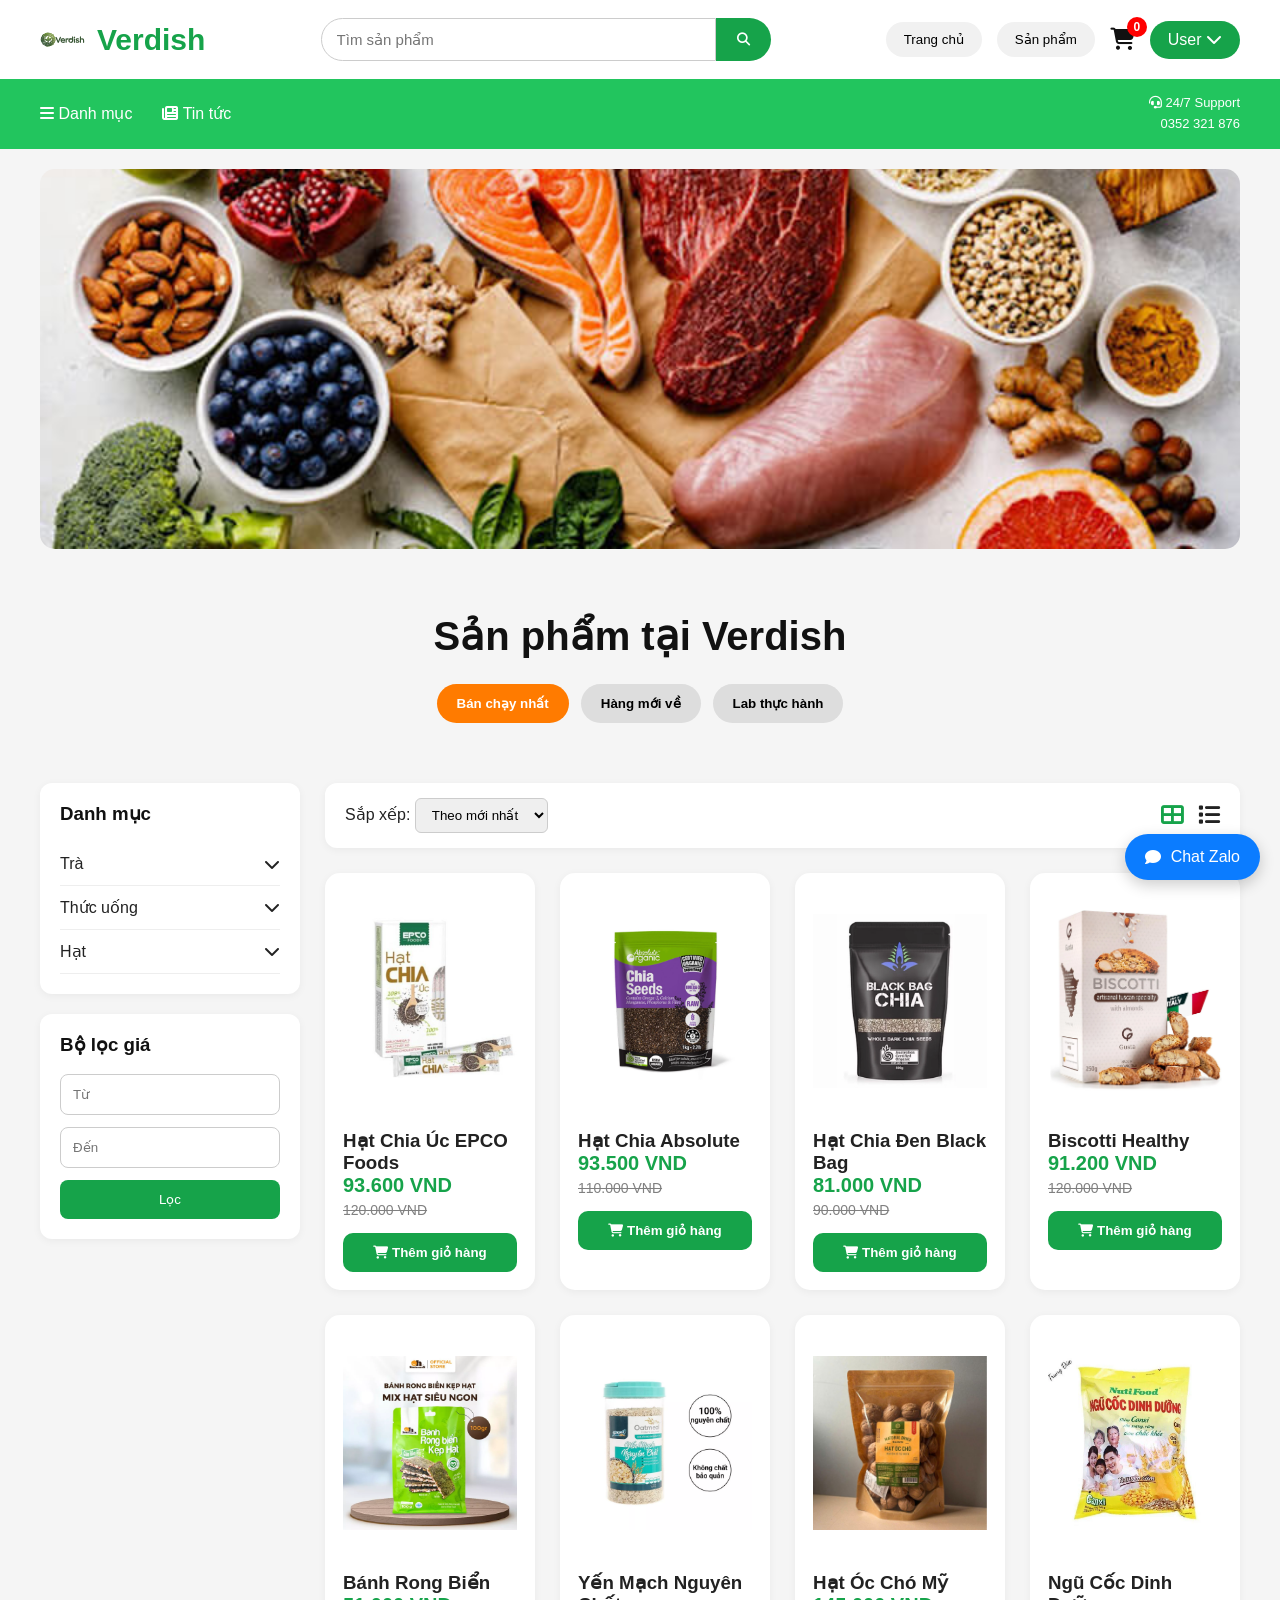
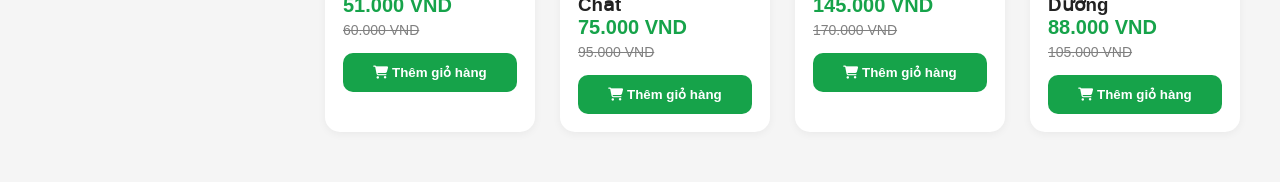
<file: html/index.html>
<!DOCTYPE html>
<html lang="vi">
<head>
    <meta charset="UTF-8" />
    <meta name="viewport" content="width=device-width, initial-scale=1.0"/>
    <title>Verdish</title>

    <link rel="stylesheet"
        href="https://cdnjs.cloudflare.com/ajax/libs/font-awesome/6.5.2/css/all.min.css">

    <link rel="stylesheet"
        href="../css/index.css"/>
        
</head>

<body>

    <!-- HEADER -->
    <header class="header">
        <div class="logo">
            <img src="../img/logo.svg" alt="logo">
            <span>Verdish</span>
        </div>

        <div class="search-box">
            <input type="text" placeholder="Tìm sản phẩm">
            <button><i class="fa fa-search"></i></button>
        </div>

        <div class="menu-right">
            <button>Trang chủ</button>
            <button>Sản phẩm</button>

            <div class="cart">
                <i class="fa fa-shopping-cart"></i>
                <span>0</span>
            </div>

            <div class="user" onclick="openRegister()">
            User <i class="fa fa-chevron-down"></i>
        </div>
        </div>
    </header>

    <!-- MENU -->
    <nav class="navbar">
        <div class="nav-left">
            <span><i class="fa fa-bars"></i> Danh mục</span>
            <span><i class="fa fa-newspaper"></i> Tin tức</span>
        </div>

        <div class="support">
            <i class="fa fa-headset"></i>
            24/7 Support <br>
            0352 321 876
        </div>
    </nav>

    <!-- BANNER -->
    <section class="banner">
        <img id="bannerImage" src="../img/slider1.jpg" alt="banner">
    </section>

    <!-- TITLE -->
    <section class="title-section">
        <h1>Sản phẩm tại Verdish</h1>

        <div class="tabs">

            <button class="active">
                Bán chạy nhất
            </button>

            <button>
                Hàng mới về
            </button>

            <button onclick="goToLab()">
                Lab thực hành
            </button>

        </div>
    </section>

    <!-- PRODUCTS -->
    <section class="product-page">

        <!-- SIDEBAR -->
        <aside class="sidebar">

        <div class="box">
            <h3>Danh mục</h3>

            <div class="category">
                <span>Trà</span>
                <i class="fa fa-chevron-down"></i>
            </div>

            <div class="category">
                <span>Thức uống</span>
                <i class="fa fa-chevron-down"></i>
            </div>

            <div class="category">
                <span>Hạt</span>
                <i class="fa fa-chevron-down"></i>
            </div>
        </div>

        <div class="box">
            <h3>Bộ lọc giá</h3>

            <div class="price-filter">
                <input type="number" placeholder="Từ">
                <input type="number" placeholder="Đến">
                <button>Lọc</button>
            </div>
        </div>

        </aside>

        <!-- MAIN -->
        <main class="products-container">

        <div class="top-filter">
            <div>
            <label>Sắp xếp:</label>

            <select>
                <option>Theo mới nhất</option>
                <option>Giá tăng dần</option>
                <option>Giá giảm dần</option>
            </select>
            </div>

            <div class="view-icons">
                <i class="fa fa-th-large active"></i>
                <i class="fa fa-list"></i>
            </div>
        </div>

        <!-- PRODUCT GRID -->
        <div class="product-grid" id="productGrid">

        </div>

        </main>

    </section>
    <!-- FORM ĐĂNG KÝ -->
    <div class="register-modal" id="registerModal">

        <div class="register-form">

            <span class="close-btn" onclick="closeRegister()">
                &times;
            </span>

            <h2>Đăng ký</h2>

            <input type="text" id="hoten" placeholder="Nhập họ tên...">

            <input type="email" id="email" placeholder="Nhập email...">

            <input type="password" id="mk" placeholder="Nhập mật khẩu...">

            <input type="password" id="nhaplaimk" placeholder="Nhập lại mật khẩu...">

            <div id="thongbao"></div>

            <button onclick="dangKy()">
                Đăng ký
            </button>

        </div>

    </div>
    <!-- CHAT -->
    <div class="chat-box">
        <i class="fa fa-comment"></i>
        Chat Zalo
    </div>

    <script src="../javascript/index.js"></script>
</body>
</html>
</file>
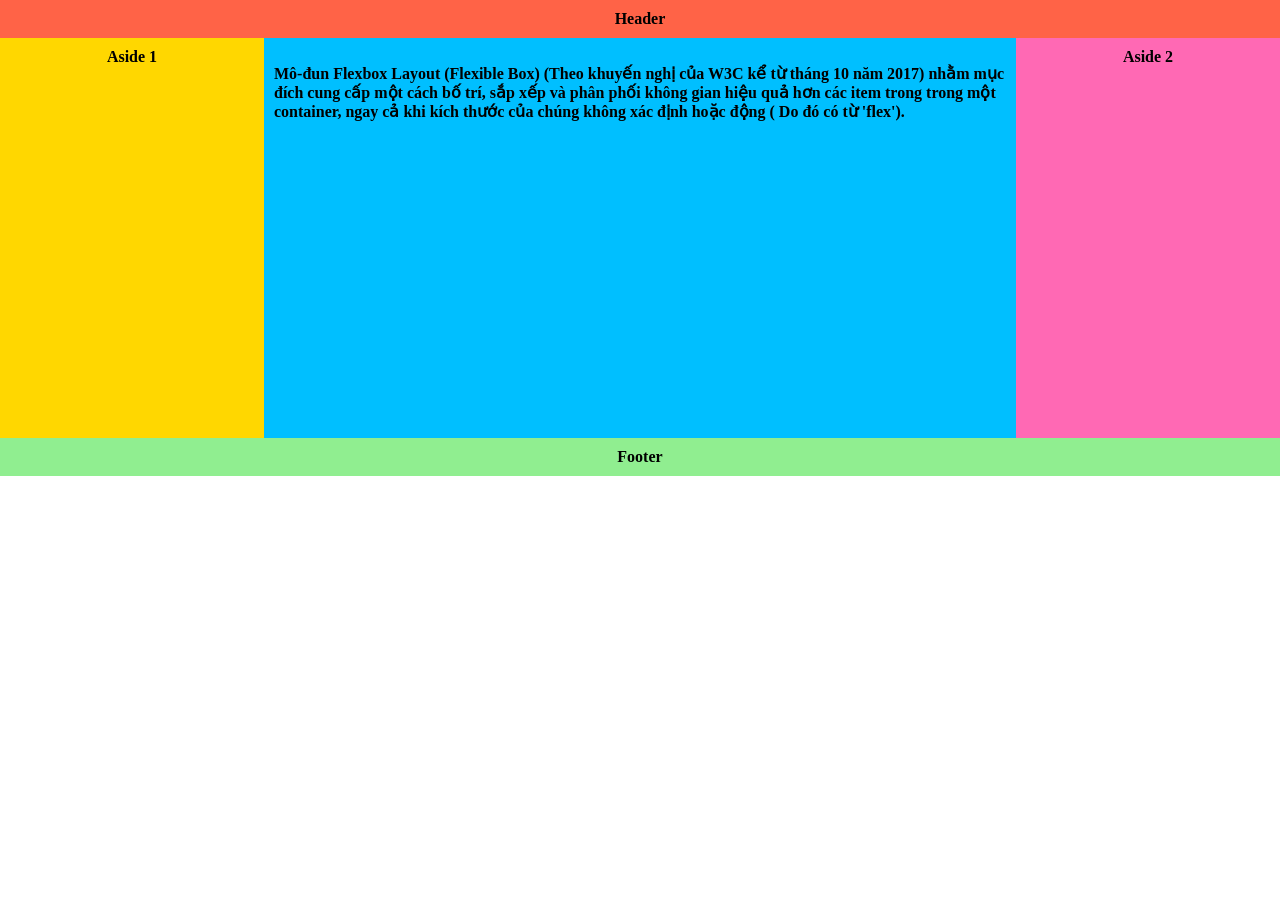
<file: Lab06/Bai_2_Minh_hoa_layout/index.html>
<!DOCTYPE html>
<html>

<head>
	<meta http-equiv="Content-Type" content="text/html; charset=utf-8" />
    <link rel="stylesheet" href="css/style.css">
</head>

<body>
    <div class="wrapper">
        <header class="header-flex-2">Header</header>
        <article class="main">
            <p>Mô-đun Flexbox Layout (Flexible Box) (Theo khuyến nghị của W3C kể từ tháng 10 năm 2017) nhằm mục đích
                cung cấp một cách bố trí, sắp xếp và phân phối không gian hiệu quả hơn các item trong trong một
                container, ngay cả khi kích thước của chúng không xác định hoặc động ( Do đó có từ 'flex').</p>
                
        </article>
        <aside class="aside aside-1">Aside 1</aside>
        <aside class="aside aside-2">Aside 2</aside>
        <footer class="footer-flex-2">Footer</footer>
    </div>
</body>

</html>
</file>
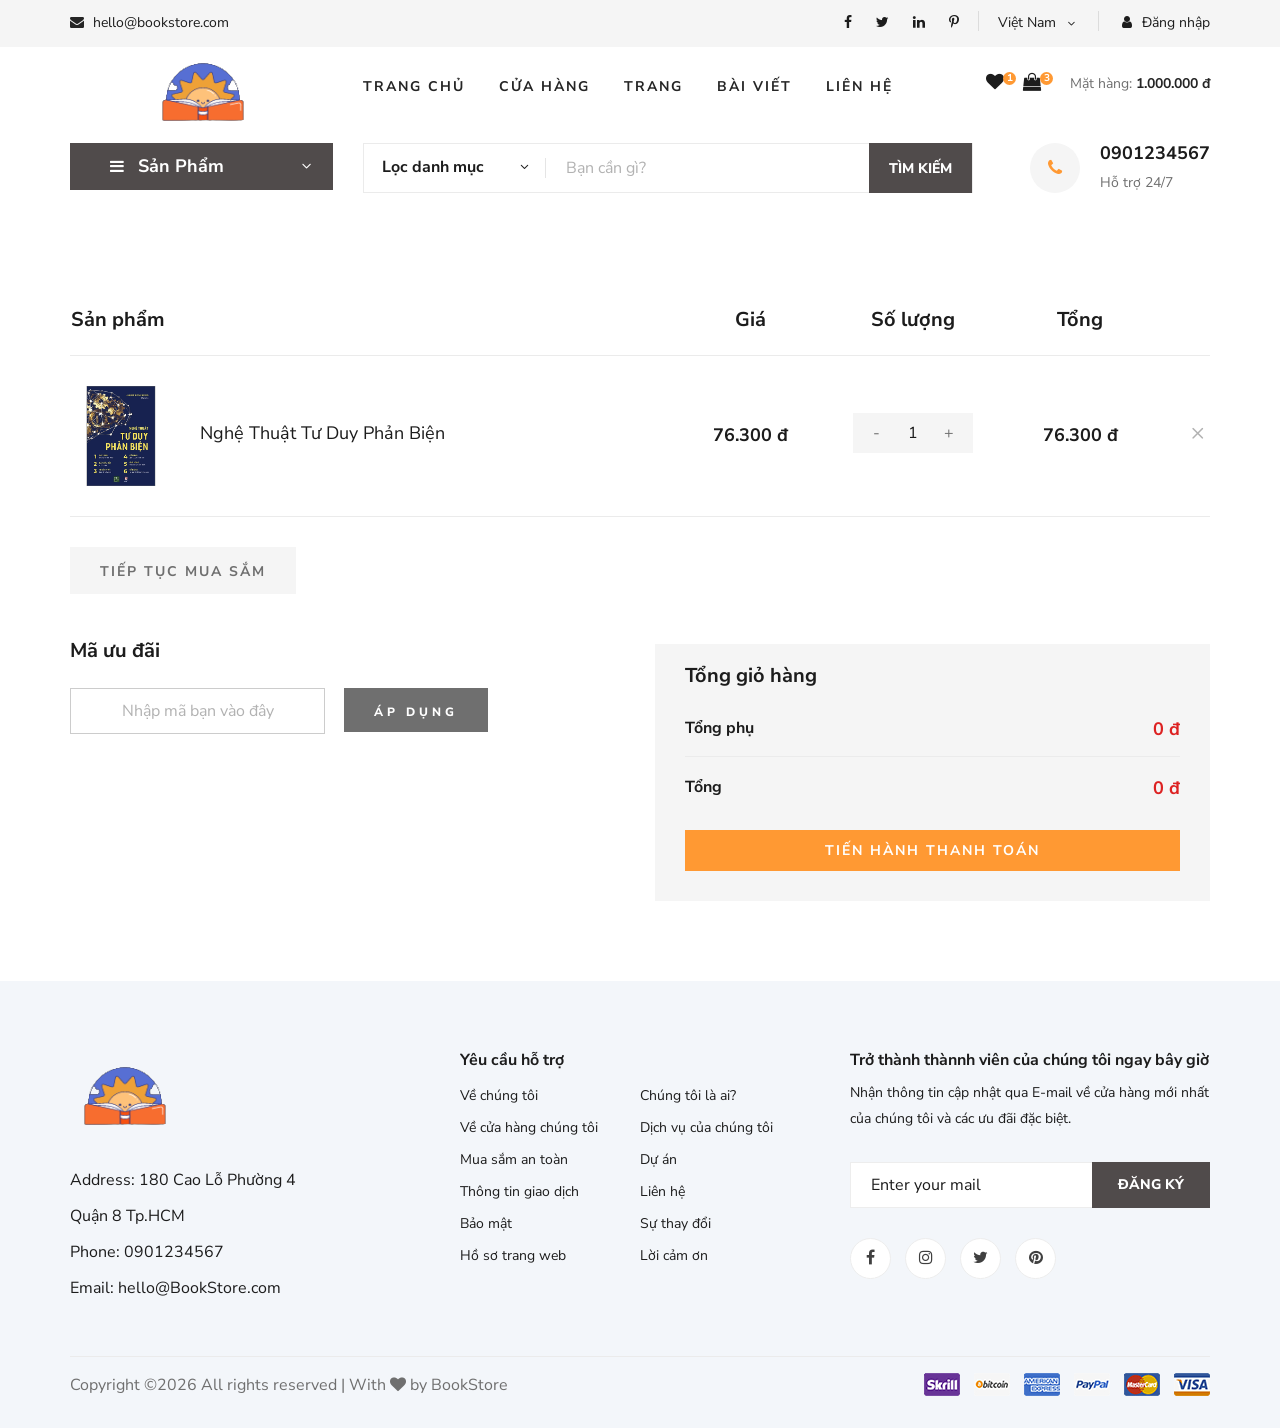
<file: Lab07/demo_bai_2/index.html>
<!DOCTYPE html>
<html lang="zxx">

<head>
    <meta charset="UTF-8">
    <meta name="description" content="Ogani Template">
    <meta name="keywords" content="Ogani, unica, creative, html">
    <meta name="viewport" content="width=device-width, initial-scale=1.0">
    <meta http-equiv="X-UA-Compatible" content="ie=edge">
    <title>Nice | BookStore</title>
    
    <!-- Google Font -->
    <link href="https://fonts.googleapis.com/css2?family=Nunito Sans:wght@200;300;400;600;900&display=swap" rel="stylesheet">
    
    <!-- Css Styles -->
    <link rel="stylesheet" href="css/bootstrap.min.css" type="text/css">
    <link rel="stylesheet" href="css/font-awesome.min.css" type="text/css">
    <link rel="stylesheet" href="css/elegant-icons.css" type="text/css">
    <link rel="stylesheet" href="css/nice-select.css" type="text/css">
    <link rel="stylesheet" href="css/jquery-ui.min.css" type="text/css">
    <link rel="stylesheet" href="css/owl.carousel.min.css" type="text/css">
    <link rel="stylesheet" href="css/slicknav.min.css" type="text/css">
    <link rel="stylesheet" href="css/style.css" type="text/css">


</head>

<body>
    <!-- Page Preloder -->
    <div id="preloder">
        <div class="loader"></div>
    </div>

    <!-- Humberger Begin -->
    <div class="humberger__menu__overlay"></div>
    <div class="humberger__menu__wrapper">
        <div class="humberger__menu__logo">
            <a href="#"><img src="img/logo.png" alt=""></a>
        </div>
        <div class="humberger__menu__cart">
            <ul>
                <li><a href="#"><i class="fa fa-heart"></i> <span>1</span></a></li>
                <li><a href="#"><i class="fa fa-shopping-bag"></i> <span>3</span></a></li>
            </ul>
            <div class="header__cart__price">Mặt hàng: <span>1.000.000 đ</span></div>
        </div>
        <div class="humberger__menu__widget">
            <div class="header__top__right__language">
                <div>Việt Nam</div>
                <span class="arrow_carrot-down"></span>
                <ul>
                    <li><a href="#">Spanis</a></li>
                    <li><a href="#">English</a></li>
                </ul>
            </div>
            <div class="header__top__right__auth">
                <a href="#"><i class="fa fa-user"></i> Đăng nhập</a>
            </div>
        </div>
        <nav class="humberger__menu__nav mobile-menu">
            <ul>
                <li><a href="./index.html">Trang chủ</a></li>
                <li><a href="./shop-grid.html">Cửa hàng</a></li>
                <li><a href="#">Trang</a>
                    <ul class="header__menu__dropdown">
                        <li><a href="./shop-details.html">Cửa hàng chi tiết</a></li>
                        <li><a href="./shoping-cart.html">Giỏ hàng</a></li>
                        <li><a href="./checkout.html">Thủ tục thanh toán</a></li>
                        <li><a href="./blog-details.html">Chi tiết bài viết</a></li>
                    </ul>
                </li>
                <li><a href="./blog.html">Bài viết</a></li>
                <li><a href="./contact.html">Liên hệ</a></li>
            </ul>
        </nav>
        <div id="mobile-menu-wrap"></div>
        <div class="header__top__right__social">
            <a href="#"><i class="fa fa-facebook"></i></a>
            <a href="#"><i class="fa fa-twitter"></i></a>
            <a href="#"><i class="fa fa-linkedin"></i></a>
            <a href="#"><i class="fa fa-pinterest-p"></i></a>
        </div>
        <div class="humberger__menu__contact">
            <ul>
                <li><i class="fa fa-envelope"></i> hello@bookstore.com</li>
            </ul>
        </div>
    </div>
    <!-- Humberger End -->

    <!-- Header Section Begin -->
    <header class="header">
        <div class="header__top">
            <div class="container">
                <div class="row">
                    <div class="col-lg-6 col-md-6">
                        <div class="header__top__left">
                            <ul>
                                <li><i class="fa fa-envelope"></i> hello@bookstore.com</li>
                            </ul>
                        </div>
                    </div>
                    <div class="col-lg-6 col-md-6">
                        <div class="header__top__right">
                            <div class="header__top__right__social">
                                <a href="#"><i class="fa fa-facebook"></i></a>
                                <a href="#"><i class="fa fa-twitter"></i></a>
                                <a href="#"><i class="fa fa-linkedin"></i></a>
                                <a href="#"><i class="fa fa-pinterest-p"></i></a>
                            </div>
                            <div class="header__top__right__language">
                                <div>Việt Nam</div>
                                <span class="arrow_carrot-down"></span>
                                <ul>
                                    <li><a href="#">Spanis</a></li>
                                    <li><a href="#">English</a></li>
                                </ul>
                            </div>
                            <div class="header__top__right__auth">
                                <a href="#"><i class="fa fa-user"></i> Đăng nhập</a>
                            </div>
                        </div>
                    </div>
                </div>
            </div>
        </div>
        <div class="container">
            <div class="row">
                <div class="col-lg-3">
                    <div class="header__logo">
                        <a href="./index.html"><img src="img/logo.png" alt=""></a>
                    </div>
                </div>
                <div class="col-lg-6">
                    <nav class="header__menu">
                        <ul class="ul-menu">
                            <li><a href="./index.html">Trang chủ</a></li>
                            <li><a href="./shop-grid.html">Cửa hàng</a></li>
                            <li><a href="#">Trang</a>
                                <ul class="header__menu__dropdown">
                                    <li><a href="./shop-details.html">Cửa hàng chi tiết</a></li>
                                    <li><a href="./shoping-cart.html">Giỏ hàng</a></li>
                                    <li><a href="./checkout.html">Thủ tục thanh toán</a></li>
                                    <li><a href="./blog-details.html">Chi tiết bài viết</a></li>
                                </ul>
                            </li>
                            <li><a href="./blog.html">Bài viết</a></li>
                            <li><a href="./contact.html">Liên hệ</a></li>
                        </ul>
                    </nav>
                </div>
                <div class="col-lg-3">
                    <div class="header__cart">
                        <ul>
                            <li><a href="#"><i class="fa fa-heart"></i> <span>1</span></a></li>
                            <li><a href="#"><i class="fa fa-shopping-bag"></i> <span>3</span></a></li>
                        </ul>
                        <div class="header__cart__price">Mặt hàng: <span>1.000.000 đ</span></div>
                    </div>
                </div>
            </div>
            <div class="humberger__open">
                <i class="fa fa-bars"></i>
            </div>
        </div>
    </header>
    <!-- Header Section End -->

    <!-- Hero Section Begin -->
    <section class="hero hero-normal">
        <div class="container">
            <div class="row">
                <div class="col-lg-3">
                    <div class="hero__categories">
                        <div class="hero__categories__all">
                            <i class="fa fa-bars"></i>
                            <span>Sản Phẩm</span>
                        </div>
                        <ul>
                            <li><a href="#">Văn học</a></li>
                            <li><a href="#">Kinh tế</a></li>
                            <li><a href="#">Thiếu nhi</a></li>
                            <li><a href="#">Kĩ năng sống</a></li>
                            <li><a href="#">Giáo khoa</a></li>
                            <li><a href="#">Từ điển</a></li>
                            <li><a href="#">Lịch sử</a></li>
                            <li><a href="#">Y học</a></li>
                            <li><a href="#">Tạp chí</a></li>
                            <li><a href="#">Ngoại ngữ</a></li>
                            <li><a href="#">Giáo trình</a></li>
                        </ul>
                    </div>
                </div>
                <div class="col-lg-9">
                    <div class="hero__search">
                        <div class="hero__search__form">
                            <form action="#">
                                <div class="hero__search__categories">
                                    Lọc danh mục
                                    <span class="arrow_carrot-down"></span>
                                </div>
                                <input type="text" placeholder="Bạn cần gì?">
                                <button type="submit" class="site-btn">TÌM KIẾM</button>
                            </form>
                        </div>
                        <div class="hero__search__phone">
                            <div class="hero__search__phone__icon">
                                <i class="fa fa-phone"></i>
                            </div>
                            <div class="hero__search__phone__text">
                                <h5>0901234567</h5>
                                <span>Hỗ trợ 24/7 </span>
                            </div>
                        </div>
                    </div>
                </div>
            </div>
        </div>
    </section>
    <!-- Hero Section End -->

    <!-- Shoping Cart Section Begin -->
    <section class="shoping-cart spad">
        <div class="container">
            <div class="row">
                <div class="col-lg-12">
                    <div class="shoping__cart__table">
                        <table>
                            <thead>
                                <tr>
                                    <th class="shoping__product">Sản phẩm</th>
                                    <th>Giá</th>
                                    <th>Số lượng</th>
                                    <th>Tổng</th>
                                    <th></th>
                                </tr>
                            </thead>
                            <tbody>
                                <tr>
                                    <td class="shoping__cart__item">
                                        <img src="img/featured/Book_2.jpg" alt="" width="100px">
                                        <h5>Nghệ Thuật Tư Duy Phản Biện</h5>
                                    </td>
                                    <td class="shoping__cart__price">
                                        76.300 đ
                                    </td>
                                    <td class="shoping__cart__quantity">
                                        <div class="quantity">
                                            <div class="pro-qty">
                                                <input value="1" id="quantity" >
                                            </div>
                                        </div>
                                    </td>
                                    <td class="shoping__cart__total" id="total">
                                        76.300 đ
                                    </td>
                                    <td class="shoping__cart__item__close">
                                        <span class="icon_close"></span>
                                    </td>
                                </tr>
                            </tbody>
                        </table>
                    </div>
                </div>
            </div>
            <div class="row">
                <div class="col-lg-12">
                    <div class="shoping__cart__btns">
                        <a href="#" class="primary-btn cart-btn">TIẾP TỤC MUA SẮM</a>
                    </div>
                </div>
                <div class="col-lg-6">
                    <div class="shoping__continue">
                        <div class="shoping__discount">
                            <h5>Mã ưu đãi</h5>
                            <form action="#">
                                <input type="text" placeholder="Nhập mã bạn vào đây">
                                <button type="submit" class="site-btn">ÁP DỤNG</button>
                            </form>
                        </div>
                    </div>
                </div>
                <div class="col-lg-6">
                    <div class="shoping__checkout">
                        <h5>Tổng giỏ hàng</h5>
                        <ul>
                            <li>Tổng phụ <span>0 đ</span></li>
                            <li>Tổng <span>0 đ</span></li>
                        </ul>
                        <a href="#" class="primary-btn">Tiến hành thanh toán</a>
                    </div>
                </div>
            </div>
        </div>
    </section>
    <!-- Shoping Cart Section End -->


    <!-- Footer Section Begin -->
    <footer class="footer spad">
        <div class="container">
            <div class="row">
                <div class="col-lg-3 col-md-6 col-sm-6">
                    <div class="footer__about">
                        <div class="footer__about__logo">
                            <a href="./index.html"><img src="img/logo.png" alt=""></a>
                        </div>
                        <ul>
                            <li>Address: 180 Cao Lỗ Phường 4 Quận 8 Tp.HCM</li>
                            <li>Phone: 0901234567</li>
                            <li>Email: hello@BookStore.com</li>
                        </ul>
                    </div>
                </div>
                <div class="col-lg-4 col-md-6 col-sm-6 offset-lg-1">
                    <div class="footer__widget">
                        <h6>
                            Yêu cầu hỗ trợ</h6>
                        <ul>
                            <li><a href="#">Về chúng tôi</a></li>
                            <li><a href="#">Về cửa hàng chúng tôi</a></li>
                            <li><a href="#">Mua sắm an toàn</a></li>
                            <li><a href="#">Thông tin giao dịch</a></li>
                            <li><a href="#">Bảo mật</a></li>
                            <li><a href="#">Hồ sơ trang web</a></li>
                        </ul>
                        <ul>
                            <li><a href="#">Chúng tôi là ai?</a></li>
                            <li><a href="#">Dịch vụ của chúng tôi</a></li>
                            <li><a href="#">Dự án</a></li>
                            <li><a href="#">Liên hệ</a></li>
                            <li><a href="#">Sự thay đổi</a></li>
                            <li><a href="#">Lời cảm ơn</a></li>
                        </ul>
                    </div>
                </div>
                <div class="col-lg-4 col-md-12">
                    <div class="footer__widget">
                        <h6>Trở thành thànnh viên của chúng tôi ngay bây giờ</h6>
                        <p>Nhận thông tin cập nhật qua E-mail về cửa hàng mới nhất của chúng tôi và các ưu đãi đặc biệt.</p>
                        <form action="#">
                            <input type="text" placeholder="Enter your mail">
                            <button type="submit" class="site-btn">Đăng ký</button>
                        </form>
                        <div class="footer__widget__social">
                            <a href="#"><i class="fa fa-facebook"></i></a>
                            <a href="#"><i class="fa fa-instagram"></i></a>
                            <a href="#"><i class="fa fa-twitter"></i></a>
                            <a href="#"><i class="fa fa-pinterest"></i></a>
                        </div>
                    </div>
                </div>
            </div>
            <div class="row">
                <div class="col-lg-12">
                    <div class="footer__copyright">
                        <div class="footer__copyright__text"><p>
  Copyright &copy;<script>document.write(new Date().getFullYear());</script> All rights reserved | With <i class="fa fa-heart" aria-hidden="true"></i> by BookStore</a>
  </p></div>
                        <div class="footer__copyright__payment"><img src="img/payment-item.png" alt=""></div>
                    </div>
                </div>
            </div>
        </div>
    </footer>
    <!-- Footer Section End -->

    <!-- Js Plugins -->
    <script src="js/jquery-3.3.1.min.js"></script>
    <script src="js/bootstrap.min.js"></script>
    <script src="js/jquery.nice-select.min.js"></script>
    <script src="js/jquery-ui.min.js"></script>
    <script src="js/jquery.slicknav.js"></script>
    <script src="js/mixitup.min.js"></script>
    <script src="js/owl.carousel.min.js"></script>
    <script src="js/main.js"></script>


</body>

</html>
</file>
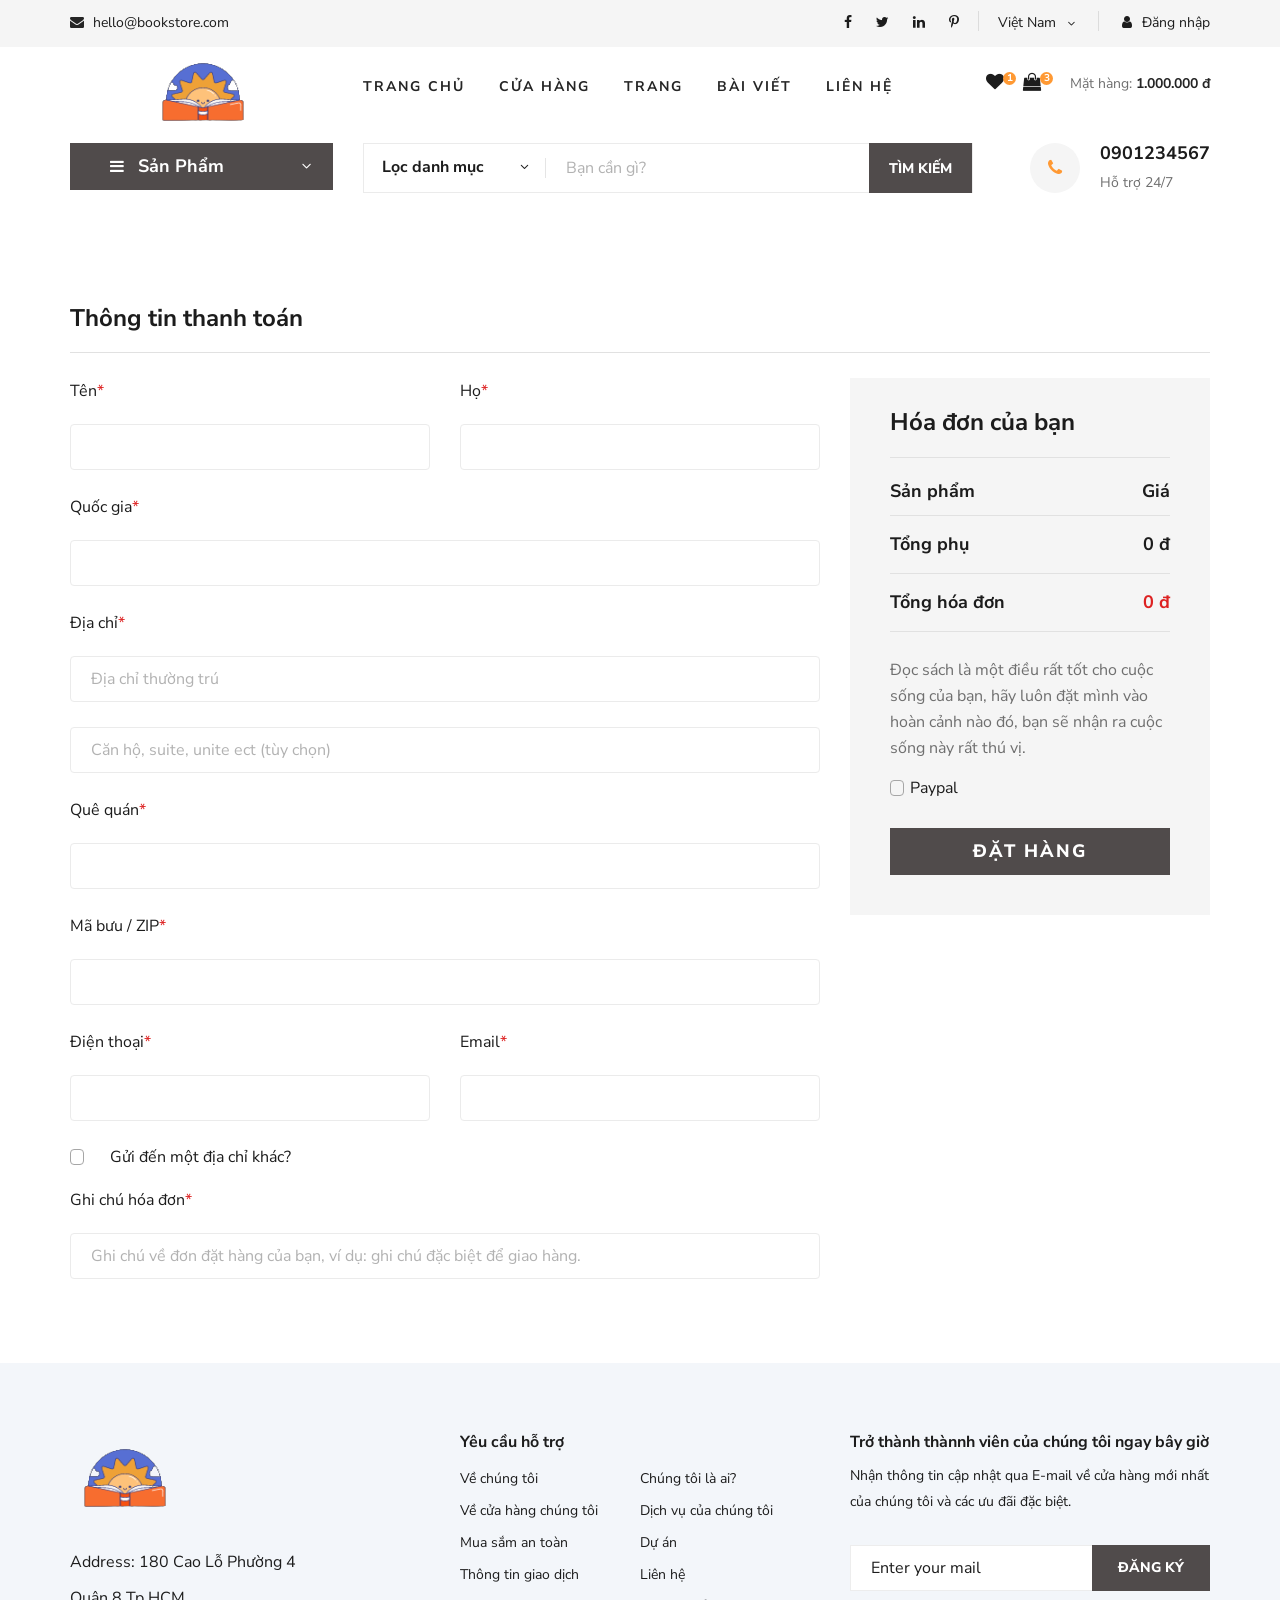
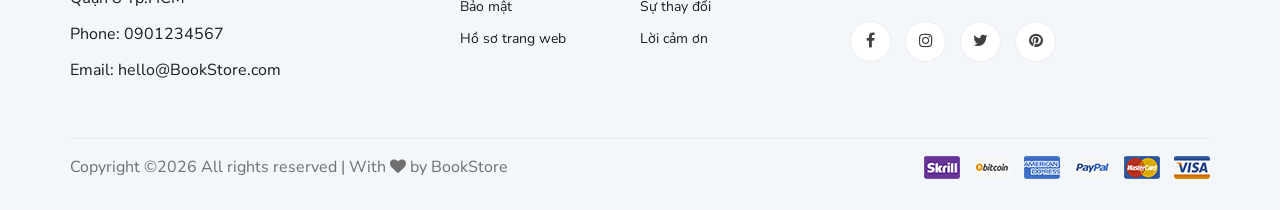
<file: Lab07/Vi_du/index.html>
<!DOCTYPE html>
<html lang="zxx">

<head>
    <meta charset="UTF-8">
    <meta name="description" content="Ogani Template">
    <meta name="keywords" content="Ogani, unica, creative, html">
    <meta name="viewport" content="width=device-width, initial-scale=1.0">
    <meta http-equiv="X-UA-Compatible" content="ie=edge">
    <title>Nice | BookStore</title>
    
    <!-- Google Font -->
    <link href="https://fonts.googleapis.com/css2?family=Nunito Sans:wght@200;300;400;600;900&display=swap" rel="stylesheet">
    
    <!-- Css Styles -->
    <link rel="stylesheet" href="css/bootstrap.min.css" type="text/css">
    <link rel="stylesheet" href="css/font-awesome.min.css" type="text/css">
    <link rel="stylesheet" href="css/elegant-icons.css" type="text/css">
    <link rel="stylesheet" href="css/nice-select.css" type="text/css">
    <link rel="stylesheet" href="css/jquery-ui.min.css" type="text/css">
    <link rel="stylesheet" href="css/owl.carousel.min.css" type="text/css">
    <link rel="stylesheet" href="css/slicknav.min.css" type="text/css">
    <link rel="stylesheet" href="css/style.css" type="text/css">


    <style>
        .error-message {
            color: red;
            font-size: 14px; 
            margin-top: 5px; 
        }
    </style>
</head>

<body>
    <!-- Page Preloder -->
    <div id="preloder">
        <div class="loader"></div>
    </div>

    <!-- Humberger Begin -->
    <div class="humberger__menu__overlay"></div>
    <div class="humberger__menu__wrapper">
        <div class="humberger__menu__logo">
            <a href="#"><img src="img/logo.png" alt=""></a>
        </div>
        <div class="humberger__menu__cart">
            <ul>
                <li><a href="#"><i class="fa fa-heart"></i> <span>1</span></a></li>
                <li><a href="#"><i class="fa fa-shopping-bag"></i> <span>3</span></a></li>
            </ul>
            <div class="header__cart__price">Mặt hàng: <span>1.000.000 đ</span></div>
        </div>
        <div class="humberger__menu__widget">
            <div class="header__top__right__language">
                <div>Việt Nam</div>
                <span class="arrow_carrot-down"></span>
                <ul>
                    <li><a href="#">Spanis</a></li>
                    <li><a href="#">English</a></li>
                </ul>
            </div>
            <div class="header__top__right__auth">
                <a href="#"><i class="fa fa-user"></i> Đăng nhập</a>
            </div>
        </div>
        <nav class="humberger__menu__nav mobile-menu">
            <ul>
                <li><a href="./index.html">Trang chủ</a></li>
                <li><a href="./shop-grid.html">Cửa hàng</a></li>
                <li><a href="#">Trang</a>
                    <ul class="header__menu__dropdown">
                        <li><a href="./shop-details.html">Cửa hàng chi tiết</a></li>
                        <li><a href="./shoping-cart.html">Giỏ hàng</a></li>
                        <li><a href="./checkout.html">Thủ tục thanh toán</a></li>
                        <li><a href="./blog-details.html">Chi tiết bài viết</a></li>
                    </ul>
                </li>
                <li><a href="./blog.html">Bài viết</a></li>
                <li><a href="./contact.html">Liên hệ</a></li>
            </ul>
        </nav>
        <div id="mobile-menu-wrap"></div>
        <div class="header__top__right__social">
            <a href="#"><i class="fa fa-facebook"></i></a>
            <a href="#"><i class="fa fa-twitter"></i></a>
            <a href="#"><i class="fa fa-linkedin"></i></a>
            <a href="#"><i class="fa fa-pinterest-p"></i></a>
        </div>
        <div class="humberger__menu__contact">
            <ul>
                <li><i class="fa fa-envelope"></i> hello@bookstore.com</li>
            </ul>
        </div>
    </div>
    <!-- Humberger End -->

    <!-- Header Section Begin -->
    <header class="header">
        <div class="header__top">
            <div class="container">
                <div class="row">
                    <div class="col-lg-6 col-md-6">
                        <div class="header__top__left">
                            <ul>
                                <li><i class="fa fa-envelope"></i> hello@bookstore.com</li>
                            </ul>
                        </div>
                    </div>
                    <div class="col-lg-6 col-md-6">
                        <div class="header__top__right">
                            <div class="header__top__right__social">
                                <a href="#"><i class="fa fa-facebook"></i></a>
                                <a href="#"><i class="fa fa-twitter"></i></a>
                                <a href="#"><i class="fa fa-linkedin"></i></a>
                                <a href="#"><i class="fa fa-pinterest-p"></i></a>
                            </div>
                            <div class="header__top__right__language">
                                <div>Việt Nam</div>
                                <span class="arrow_carrot-down"></span>
                                <ul>
                                    <li><a href="#">Spanis</a></li>
                                    <li><a href="#">English</a></li>
                                </ul>
                            </div>
                            <div class="header__top__right__auth">
                                <a href="#"><i class="fa fa-user"></i> Đăng nhập</a>
                            </div>
                        </div>
                    </div>
                </div>
            </div>
        </div>
        <div class="container">
            <div class="row">
                <div class="col-lg-3">
                    <div class="header__logo">
                        <a href="./index.html"><img src="img/logo.png" alt=""></a>
                    </div>
                </div>
                <div class="col-lg-6">
                    <nav class="header__menu">
                        <ul class="ul-menu">
                            <li><a href="./index.html">Trang chủ</a></li>
                            <li><a href="./shop-grid.html">Cửa hàng</a></li>
                            <li><a href="#">Trang</a>
                                <ul class="header__menu__dropdown">
                                    <li><a href="./shop-details.html">Cửa hàng chi tiết</a></li>
                                    <li><a href="./shoping-cart.html">Giỏ hàng</a></li>
                                    <li><a href="./checkout.html">Thủ tục thanh toán</a></li>
                                    <li><a href="./blog-details.html">Chi tiết bài viết</a></li>
                                </ul>
                            </li>
                            <li><a href="./blog.html">Bài viết</a></li>
                            <li><a href="./contact.html">Liên hệ</a></li>
                        </ul>
                    </nav>
                </div>
                <div class="col-lg-3">
                    <div class="header__cart">
                        <ul>
                            <li><a href="#"><i class="fa fa-heart"></i> <span>1</span></a></li>
                            <li><a href="#"><i class="fa fa-shopping-bag"></i> <span>3</span></a></li>
                        </ul>
                        <div class="header__cart__price">Mặt hàng: <span>1.000.000 đ</span></div>
                    </div>
                </div>
            </div>
            <div class="humberger__open">
                <i class="fa fa-bars"></i>
            </div>
        </div>
    </header>
    <!-- Header Section End -->

    <!-- Hero Section Begin -->
    <section class="hero hero-normal">
        <div class="container">
            <div class="row">
                <div class="col-lg-3">
                    <div class="hero__categories">
                        <div class="hero__categories__all">
                            <i class="fa fa-bars"></i>
                            <span>Sản Phẩm</span>
                        </div>
                        <ul>
                            <li><a href="#">Văn học</a></li>
                            <li><a href="#">Kinh tế</a></li>
                            <li><a href="#">Thiếu nhi</a></li>
                            <li><a href="#">Kĩ năng sống</a></li>
                            <li><a href="#">Giáo khoa</a></li>
                            <li><a href="#">Từ điển</a></li>
                            <li><a href="#">Lịch sử</a></li>
                            <li><a href="#">Y học</a></li>
                            <li><a href="#">Tạp chí</a></li>
                            <li><a href="#">Ngoại ngữ</a></li>
                            <li><a href="#">Giáo trình</a></li>
                        </ul>
                    </div>
                </div>
                <div class="col-lg-9">
                    <div class="hero__search">
                        <div class="hero__search__form">
                            <form action="#">
                                <div class="hero__search__categories">
                                    Lọc danh mục
                                    <span class="arrow_carrot-down"></span>
                                </div>
                                <input type="text" placeholder="Bạn cần gì?">
                                <button type="submit" class="site-btn">TÌM KIẾM</button>
                            </form>
                        </div>
                        <div class="hero__search__phone">
                            <div class="hero__search__phone__icon">
                                <i class="fa fa-phone"></i>
                            </div>
                            <div class="hero__search__phone__text">
                                <h5>0901234567</h5>
                                <span>Hỗ trợ 24/7 </span>
                            </div>
                        </div>
                    </div>
                </div>
            </div>
        </div>
    </section>
    <!-- Hero Section End -->

     <!-- Checkout Section Begin -->
     <section class="checkout spad">
        <div class="container">
            <div class="checkout__form">
                <h4>Thông tin thanh toán</h4>
                <form id="checkoutForm" action="#">
                    <div class="row">
                        <div class="col-lg-8 col-md-6">
                            <div class="row">
                                <div class="col-lg-6">
                                    <div class="checkout__input">
                                        <p>Tên<span>*</span></p>
                                        <input type="text" id="firstNameInput">
                                        <div class="error-message" id="firstNameErrorMessage"></div>
                                    </div>
                                </div>
                                <div class="col-lg-6">
                                    <div class="checkout__input">
                                        <p>Họ<span>*</span></p>
                                        <input type="text" id="lastNameInput">
                                        <div class="error-message" id="lastNameErrorMessage"></div>
                                    </div>
                                </div>
                            </div>
                            <div class="checkout__input">
                                <p>Quốc gia<span>*</span></p>
                                <input type="text" id="nationInput">
                                <div class="error-message" id="nationErrorMessage"></div>
                            </div>
                            <div class="checkout__input">
                                <p>Địa chỉ<span>*</span></p>
                                <input type="text" placeholder="Địa chỉ thường trú" class="checkout__input__add" id="adresseInput">
                                <div class="error-message" id="adresseErrorMessage"></div>
                                <input type="text" placeholder="Căn hộ, suite, unite ect (tùy chọn)" id="suiteInput">
                                <div class="error-message" id="suiteErrorMessage"></div>
                            </div>
                            <div class="checkout__input">
                                <p>Quê quán<span>*</span></p>
                                <input type="text" id="countryInput">
                                <div class="error-message" id="countryErrorMessage"></div>
                            </div>
                            <div class="checkout__input">
                                <p>Mã bưu / ZIP<span>*</span></p>
                                <input type="text" id="zipInput">
                                <div class="error-message" id="zipErrorMessage"></div>
                            </div>
                            <div class="row">
                                <div class="col-lg-6">
                                    <div class="checkout__input">
                                        <p>Điện thoại<span>*</span></p>
                                        <input type="text" id="numInput">
                                        <div class="error-message" id="numErrorMessage"></div>
                                    </div>
                                </div>
                                <div class="col-lg-6">
                                    <div class="checkout__input">
                                        <p>Email<span>*</span></p>
                                        <input type="text" id="emailInput">
                                        <div class="error-message" id="emailErrorMessage"></div>
                                    </div>
                                </div>
                            </div>
                           
                            <div class="checkout__input__checkbox">
                                <label for="diff-acc">
                                    Gửi đến một địa chỉ khác?
                                    <input type="checkbox" id="diff-acc">
                                    <span class="checkmark"></span>
                                </label>
                            </div>
                            <div class="checkout__input">
                                <p>Ghi chú hóa đơn<span>*</span></p>
                                <input type="text" placeholder="Ghi chú về đơn đặt hàng của bạn, ví dụ: ghi chú đặc biệt để giao hàng." id="noteInput">
                                <div class="error-message" id="noteErrorMessage"></div>
                            </div>
                        </div>
                        <div class="col-lg-4 col-md-6">
                            <div class="checkout__order">
                                <h4>Hóa đơn của bạn</h4>
                                <div class="checkout__order__products">Sản phẩm <span>Giá</span></div>
                               
                                <div class="checkout__order__subtotal">Tổng phụ <span>0 đ</span></div>
                                <div class="checkout__order__total">Tổng hóa đơn <span>0 đ</span></div>
                                <p>Đọc sách là một điều rất tốt cho cuộc sống của bạn, hãy luôn đặt mình vào hoàn cảnh nào đó, bạn sẽ
                                    nhận ra cuộc sống này rất thú vị.
                                </p>
                                <div class="checkout__input__checkbox">
                                    <label for="paypal">
                                        Paypal
                                        <input type="checkbox" id="paypal">
                                        <span class="checkmark"></span>
                                    </label>
                                </div>
                                <button type="button" class="site-btn" onclick="validateForm()">Đặt hàng</button>
                            </div>
                        </div>
                    </div>
                </form>
            </div>
        </div>
    </section>
    <!-- Checkout Section End -->


    <!-- Footer Section Begin -->
    <footer class="footer spad">
        <div class="container">
            <div class="row">
                <div class="col-lg-3 col-md-6 col-sm-6">
                    <div class="footer__about">
                        <div class="footer__about__logo">
                            <a href="./index.html"><img src="img/logo.png" alt=""></a>
                        </div>
                        <ul>
                            <li>Address: 180 Cao Lỗ Phường 4 Quận 8 Tp.HCM</li>
                            <li>Phone: 0901234567</li>
                            <li>Email: hello@BookStore.com</li>
                        </ul>
                    </div>
                </div>
                <div class="col-lg-4 col-md-6 col-sm-6 offset-lg-1">
                    <div class="footer__widget">
                        <h6>
                            Yêu cầu hỗ trợ</h6>
                        <ul>
                            <li><a href="#">Về chúng tôi</a></li>
                            <li><a href="#">Về cửa hàng chúng tôi</a></li>
                            <li><a href="#">Mua sắm an toàn</a></li>
                            <li><a href="#">Thông tin giao dịch</a></li>
                            <li><a href="#">Bảo mật</a></li>
                            <li><a href="#">Hồ sơ trang web</a></li>
                        </ul>
                        <ul>
                            <li><a href="#">Chúng tôi là ai?</a></li>
                            <li><a href="#">Dịch vụ của chúng tôi</a></li>
                            <li><a href="#">Dự án</a></li>
                            <li><a href="#">Liên hệ</a></li>
                            <li><a href="#">Sự thay đổi</a></li>
                            <li><a href="#">Lời cảm ơn</a></li>
                        </ul>
                    </div>
                </div>
                <div class="col-lg-4 col-md-12">
                    <div class="footer__widget">
                        <h6>Trở thành thànnh viên của chúng tôi ngay bây giờ</h6>
                        <p>Nhận thông tin cập nhật qua E-mail về cửa hàng mới nhất của chúng tôi và các ưu đãi đặc biệt.</p>
                        <form action="#">
                            <input type="text" placeholder="Enter your mail">
                            <button type="submit" class="site-btn">Đăng ký</button>
                        </form>
                        <div class="footer__widget__social">
                            <a href="#"><i class="fa fa-facebook"></i></a>
                            <a href="#"><i class="fa fa-instagram"></i></a>
                            <a href="#"><i class="fa fa-twitter"></i></a>
                            <a href="#"><i class="fa fa-pinterest"></i></a>
                        </div>
                    </div>
                </div>
            </div>
            <div class="row">
                <div class="col-lg-12">
                    <div class="footer__copyright">
                        <div class="footer__copyright__text"><p>
  Copyright &copy;<script>document.write(new Date().getFullYear());</script> All rights reserved | With <i class="fa fa-heart" aria-hidden="true"></i> by BookStore</a>
  </p></div>
                        <div class="footer__copyright__payment"><img src="img/payment-item.png" alt=""></div>
                    </div>
                </div>
            </div>
        </div>
    </footer>
    <!-- Footer Section End -->

    <!-- Js Plugins -->
    <script src="js/jquery-3.3.1.min.js"></script>
    <script src="js/bootstrap.min.js"></script>
    <script src="js/jquery.nice-select.min.js"></script>
    <script src="js/jquery-ui.min.js"></script>
    <script src="js/jquery.slicknav.js"></script>
    <script src="js/mixitup.min.js"></script>
    <script src="js/owl.carousel.min.js"></script>
    <script src="js/main.js"></script>



    <!-- JavaScript -->
    <script>
        function validateForm() {
            
            var firstName = firstNameInput.value.trim();
            var email = emailInput.value.trim();
            var lastName = lastNameInput.value.trim();
            var nation = nationInput.value.trim();
            var adresse = adresseInput.value.trim();
            var suite = suiteInput.value.trim();
            var country = countryInput.value.trim();
            var num = numInput.value.trim();
            var note = noteInput.value.trim()
            var zip = zipInput.value.trim();

            var isValid = true;

            if (firstName === '') {
                firstNameErrorMessage.textContent = 'Vui lòng nhập tên của bạn.';
                isValid = false;
            } else {
                firstNameErrorMessage.textContent = '';
            }

            if (lastName === '') {
                lastNameErrorMessage.textContent = 'Vui lòng nhập họ của bạn.';
                isValid = false;
            } else {
                lastNameErrorMessage.textContent = '';
            }
            if (nation === '') {
                nationErrorMessage.textContent = 'Vui lòng nhập quốc gia của bạn.';
                isValid = false;
            } else {
                nationErrorMessage.textContent = '';
            }
            if (adresse === '') {
                adresseErrorMessage.textContent = 'Vui lòng nhập địa chỉ của bạn.';
                isValid = false;
            } else {
                adresseErrorMessage.textContent = '';
            }
            if (country === '') {
                countryErrorMessage.textContent = 'Vui lòng nhập quê quán của bạn.';
                isValid = false;
            } else {
                countryErrorMessage.textContent = '';
            }
            if (suite === '') {
                suiteErrorMessage.textContent = 'Vui lòng nhập nơi ở của bạn.';
                isValid = false;
            } else {
                suiteErrorMessage.textContent = '';
            }
            if (num === '') {
                numErrorMessage.textContent = 'Vui lòng nhập số điện thoại của bạn.';
                isValid = false;
            } else {
                numErrorMessage.textContent = '';
            }
            if (note === '') {
                noteErrorMessage.textContent = 'Vui lòng nhập ghi chú của bạn.';
                isValid = false;
            } else {
                noteErrorMessage.textContent = '';
            }
            if (zip === '') {
                zipErrorMessage.textContent = 'Vui lòng nhập mã bưu của bạn.';
                isValid = false;
            } else {
                zipErrorMessage.textContent = '';
            }

            if (!validateEmail(emailInput.value)) {
                emailErrorMessage.textContent = 'Vui lòng nhập một địa chỉ email hợp lệ.';
                isValid = false;
            } else {
                emailErrorMessage.textContent = '';
            }
            
            if (isValid) {
                alert('Đặt hàng thành công!');
            }

        }
    
        function validateEmail(email) {
            var emailRegex = /\S+@\S+\.\S+/;
            return emailRegex.test(email);
        }
        

        function validateCheckBox(){
            const paymentCheckBox = document.getElementById('paypal')
            if(paymentCheckBox.checked){
                alert('Bạn đã chọn thanh toán payment')
            }
            else{
                alert('Bạn đã bỏ chọn thanh toán payment')
            }
        }
    </script>
    
</body>

</html>
</file>
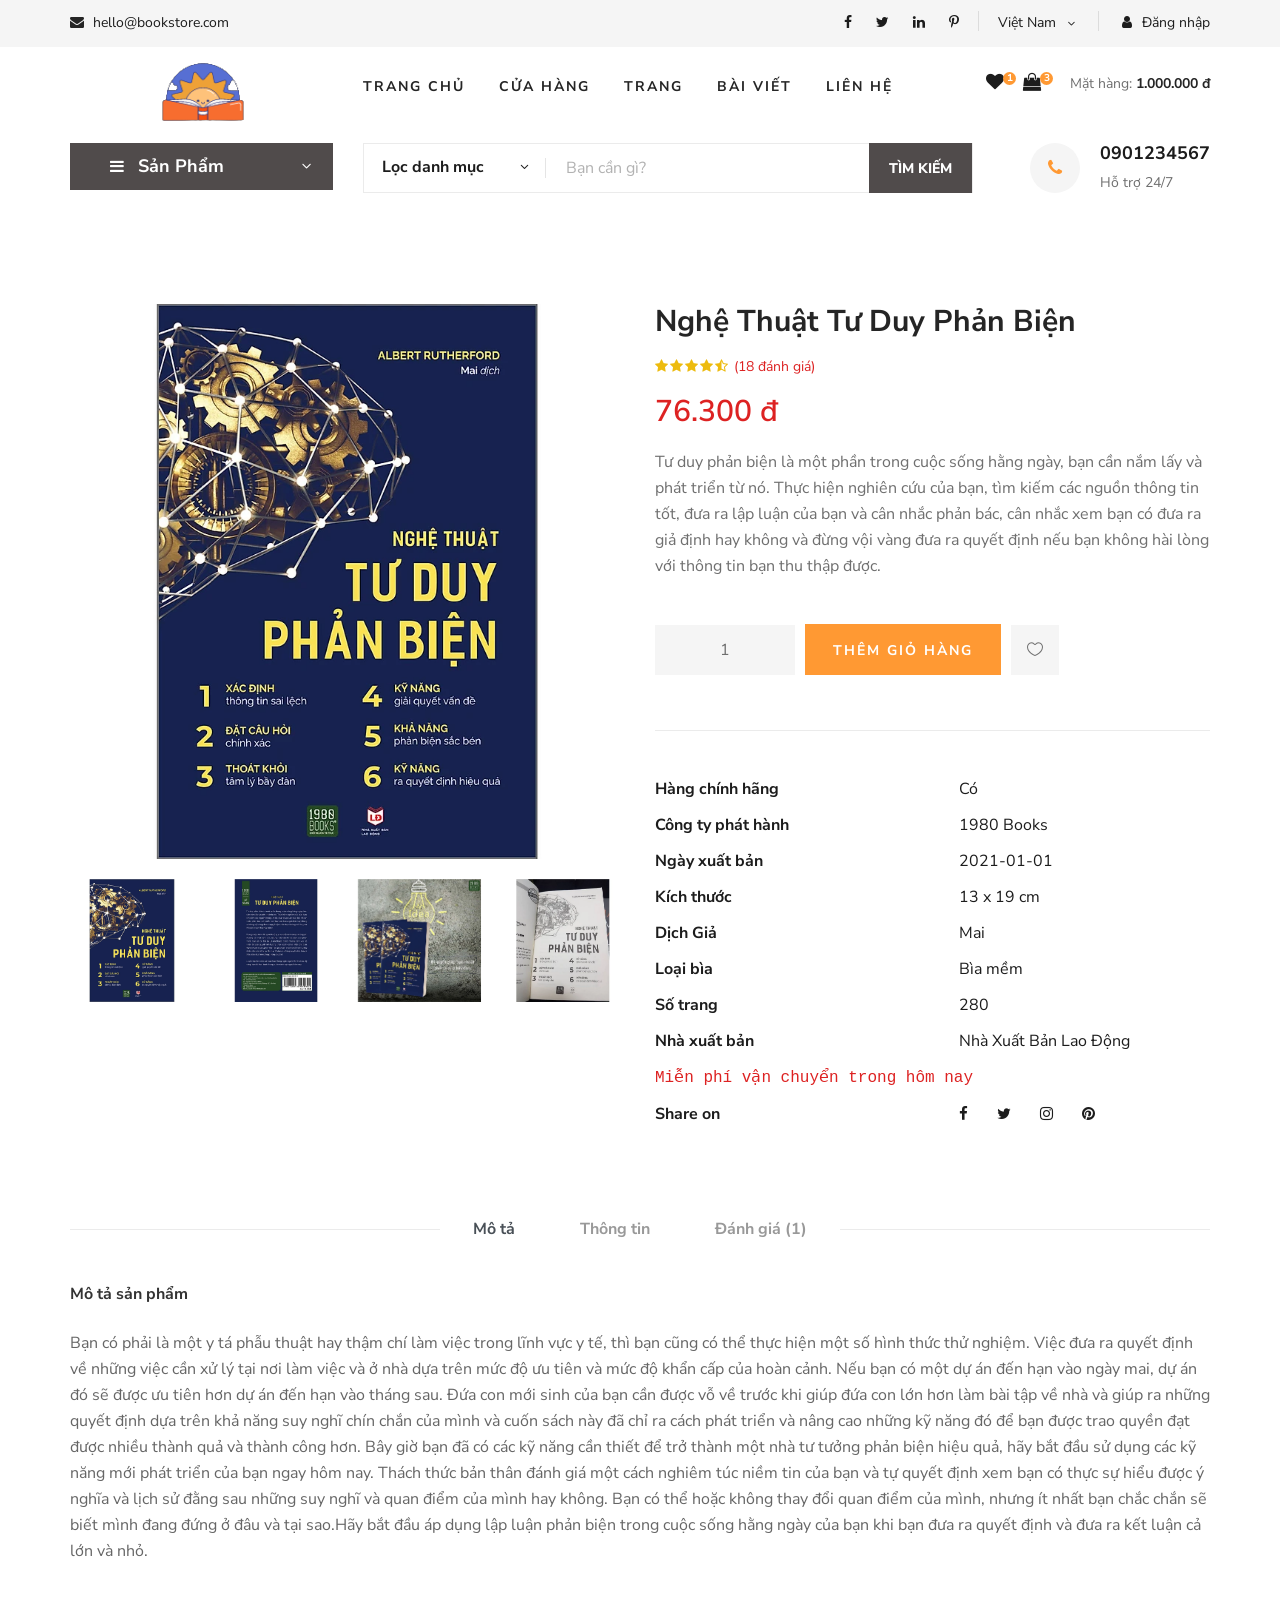
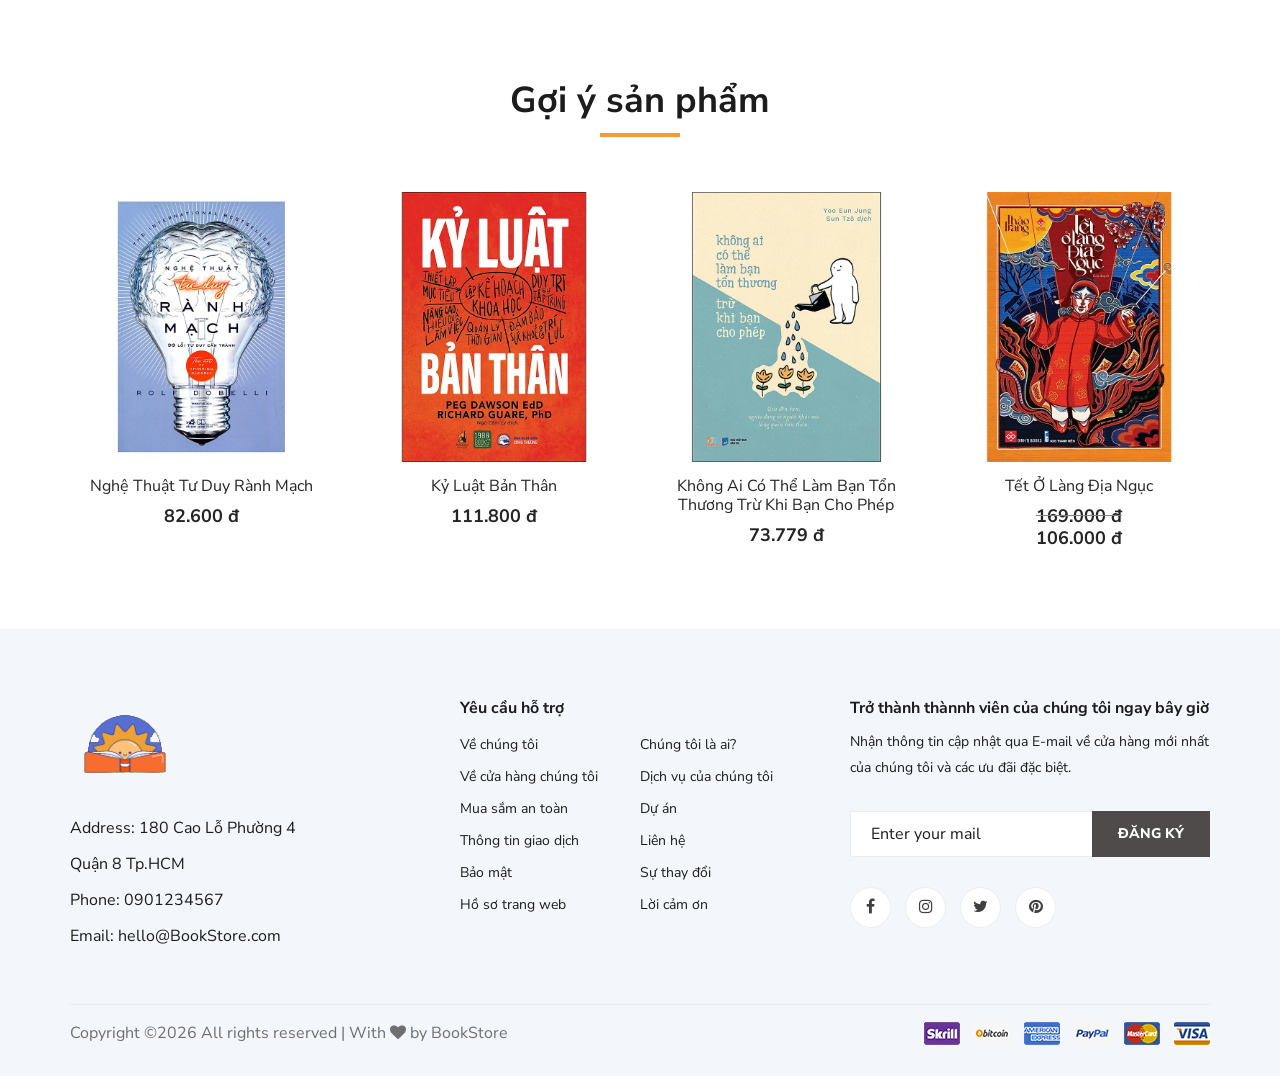
<file: Lab08/Vi_du_2/index.html>
<!DOCTYPE html>
<html lang="zxx">

<head>
    <meta charset="UTF-8">
    <meta name="description" content="Ogani Template">
    <meta name="keywords" content="Ogani, unica, creative, html">
    <meta name="viewport" content="width=device-width, initial-scale=1.0">
    <meta http-equiv="X-UA-Compatible" content="ie=edge">
    <title>Nice | BookStore</title>

    <!-- Google Font -->
    <link href="https://fonts.googleapis.com/css2?family=Nunito Sans:wght@200;300;400;600;900&display=swap" rel="stylesheet">

    <!-- Css Styles -->
    <link rel="stylesheet" href="css/bootstrap.min.css" type="text/css">
    <link rel="stylesheet" href="css/font-awesome.min.css" type="text/css">
    <link rel="stylesheet" href="css/elegant-icons.css" type="text/css">
    <link rel="stylesheet" href="css/nice-select.css" type="text/css">
    <link rel="stylesheet" href="css/jquery-ui.min.css" type="text/css">
    <link rel="stylesheet" href="css/owl.carousel.min.css" type="text/css">
    <link rel="stylesheet" href="css/slicknav.min.css" type="text/css">
    <link rel="stylesheet" href="css/style.css" type="text/css">

    <style>
        .product__details__pic__slider {
            position: relative;
            overflow: hidden;
        }

        .product__details__pic__slider img {
            display: none;
            width: 100%;
            height: auto;
        }

        .button__slide{
            text-align: center;
            padding-top: 10px;
        }
    </style>

    
</head>

<body>
    <!-- Page Preloder -->
    <div id="preloder">
        <div class="loader"></div>
    </div>

    <!-- Humberger Begin -->
    <div class="humberger__menu__overlay"></div>
    <div class="humberger__menu__wrapper">
        <div class="humberger__menu__logo">
            <a href="#"><img src="img/logo.png" alt=""></a>
        </div>
        <div class="humberger__menu__cart">
            <ul>
                <li><a href="#"><i class="fa fa-heart"></i> <span>1</span></a></li>
                <li><a href="#"><i class="fa fa-shopping-bag"></i> <span>3</span></a></li>
            </ul>
            <div class="header__cart__price">Mặt hàng: <span>1.000.000 đ</span></div>
        </div>
        <div class="humberger__menu__widget">
            <div class="header__top__right__language">
                <div>Việt Nam</div>
                <span class="arrow_carrot-down"></span>
                <ul>
                    <li><a href="#">Spanis</a></li>
                    <li><a href="#">English</a></li>
                </ul>
            </div>
            <div class="header__top__right__auth">
                <a href="#"><i class="fa fa-user"></i> Đăng nhập</a>
            </div>
        </div>
        <nav class="humberger__menu__nav mobile-menu">
            <ul>
                <li><a href="./index.html">Trang chủ</a></li>
                <li><a href="./shop-grid.html">Cửa hàng</a></li>
                <li><a href="#">Trang</a>
                    <ul class="header__menu__dropdown">
                        <li><a href="./shop-details.html">Cửa hàng chi tiết</a></li>
                        <li><a href="./shoping-cart.html">Giỏ hàng</a></li>
                        <li><a href="./checkout.html">Thủ tục thanh toán</a></li>
                        <li><a href="./blog-details.html">Chi tiết bài viết</a></li>
                    </ul>
                </li>
                <li><a href="./blog.html">Bài viết</a></li>
                <li><a href="./contact.html">Liên hệ</a></li>
            </ul>
        </nav>
        <div id="mobile-menu-wrap"></div>
        <div class="header__top__right__social">
            <a href="#"><i class="fa fa-facebook"></i></a>
            <a href="#"><i class="fa fa-twitter"></i></a>
            <a href="#"><i class="fa fa-linkedin"></i></a>
            <a href="#"><i class="fa fa-pinterest-p"></i></a>
        </div>
        <div class="humberger__menu__contact">
            <ul>
                <li><i class="fa fa-envelope"></i> hello@bookstore.com</li>
            </ul>
        </div>
    </div>
    <!-- Humberger End -->

    <!-- Header Section Begin -->
    <header class="header">
        <div class="header__top">
            <div class="container">
                <div class="row">
                    <div class="col-lg-6 col-md-6">
                        <div class="header__top__left">
                            <ul>
                                <li><i class="fa fa-envelope"></i> hello@bookstore.com</li>
                            </ul>
                        </div>
                    </div>
                    <div class="col-lg-6 col-md-6">
                        <div class="header__top__right">
                            <div class="header__top__right__social">
                                <a href="#"><i class="fa fa-facebook"></i></a>
                                <a href="#"><i class="fa fa-twitter"></i></a>
                                <a href="#"><i class="fa fa-linkedin"></i></a>
                                <a href="#"><i class="fa fa-pinterest-p"></i></a>
                            </div>
                            <div class="header__top__right__language">
                                <div>Việt Nam</div>
                                <span class="arrow_carrot-down"></span>
                                <ul>
                                    <li><a href="#">Spanis</a></li>
                                    <li><a href="#">English</a></li>
                                </ul>
                            </div>
                            <div class="header__top__right__auth">
                                <a href="#"><i class="fa fa-user"></i> Đăng nhập</a>
                            </div>
                        </div>
                    </div>
                </div>
            </div>
        </div>
        <div class="container">
            <div class="row">
                <div class="col-lg-3">
                    <div class="header__logo">
                        <a href="./index.html"><img src="img/logo.png" alt=""></a>
                    </div>
                </div>
                <div class="col-lg-6">
                    <nav class="header__menu">
                        <ul class="ul-menu">
                            <li><a href="./index.html">Trang chủ</a></li>
                            <li><a href="./shop-grid.html">Cửa hàng</a></li>
                            <li><a href="#">Trang</a>
                                <ul class="header__menu__dropdown">
                                    <li><a href="./shop-details.html">Cửa hàng chi tiết</a></li>
                                    <li><a href="./shoping-cart.html">Giỏ hàng</a></li>
                                    <li><a href="./checkout.html">Thủ tục thanh toán</a></li>
                                    <li><a href="./blog-details.html">Chi tiết bài viết</a></li>
                                </ul>
                            </li>
                            <li><a href="./blog.html">Bài viết</a></li>
                            <li><a href="./contact.html">Liên hệ</a></li>
                        </ul>
                    </nav>
                </div>
                <div class="col-lg-3">
                    <div class="header__cart">
                        <ul>
                            <li><a href="#"><i class="fa fa-heart"></i> <span>1</span></a></li>
                            <li><a href="#"><i class="fa fa-shopping-bag"></i> <span>3</span></a></li>
                        </ul>
                        <div class="header__cart__price">Mặt hàng: <span>1.000.000 đ</span></div>
                    </div>
                </div>
            </div>
            <div class="humberger__open">
                <i class="fa fa-bars"></i>
            </div>
        </div>
    </header>
    <!-- Header Section End -->

    <!-- Hero Section Begin -->
    <section class="hero hero-normal">
        <div class="container">
            <div class="row">
                <div class="col-lg-3">
                    <div class="hero__categories">
                        <div class="hero__categories__all">
                            <i class="fa fa-bars"></i>
                            <span>Sản Phẩm</span>
                        </div>
                        <ul>
                            <li><a href="#">Văn học</a></li>
                            <li><a href="#">Kinh tế</a></li>
                            <li><a href="#">Thiếu nhi</a></li>
                            <li><a href="#">Kĩ năng sống</a></li>
                            <li><a href="#">Giáo khoa</a></li>
                            <li><a href="#">Từ điển</a></li>
                            <li><a href="#">Lịch sử</a></li>
                            <li><a href="#">Y học</a></li>
                            <li><a href="#">Tạp chí</a></li>
                            <li><a href="#">Ngoại ngữ</a></li>
                            <li><a href="#">Giáo trình</a></li>
                        </ul>
                    </div>
                </div>
                <div class="col-lg-9">
                    <div class="hero__search">
                        <div class="hero__search__form">
                            <form action="#">
                                <div class="hero__search__categories">
                                    Lọc danh mục
                                    <span class="arrow_carrot-down"></span>
                                </div>
                                <input type="text" placeholder="Bạn cần gì?">
                                <button type="submit" class="site-btn">TÌM KIẾM</button>
                            </form>
                        </div>
                        <div class="hero__search__phone">
                            <div class="hero__search__phone__icon">
                                <i class="fa fa-phone"></i>
                            </div>
                            <div class="hero__search__phone__text">
                                <h5>0901234567</h5>
                                <span>Hỗ trợ 24/7 </span>
                            </div>
                        </div>
                    </div>
                </div>
            </div>
        </div>
    </section>
    <!-- Hero Section End -->

    <!-- Product Details Section Begin -->
    <section class="product-details spad">
        <div class="container">
            <div class="row">
                <div class="col-lg-6 col-md-6">
                    <div class="product__details__pic">
                        <div class="product__details__pic__item">
                            <img class="product__details__pic__item--large"
                                src="img/product/Book_2.jpg" alt="">
                        </div>
                        <div class="product__details__pic__slider owl-carousel">
                            <img data-imgbigurl="img/product/details/Book_2.jpg"
                                src="img/product/Book_2.jpg" alt="">
                            <img data-imgbigurl="img/product/details/Book_2_details_2.jpg"
                                src="img/product/details/Book_2_details_2.jpg" alt="">
                            <img data-imgbigurl="img/product/details/Book_2_details_1.jpg"
                                src="img/product/details/Book_2_details_1.jpg" alt="">
                            <img data-imgbigurl="img/product/details/Book_2_details_3.jpg"
                                src="img/product/details/Book_2_details_3.jpg" alt="">
                        </div>
                    </div>
                </div>
                <div class="col-lg-6 col-md-6">
                    <div class="product__details__text">
                        <h3>Nghệ Thuật Tư Duy Phản Biện</h3>
                        <div class="product__details__rating">
                            <i class="fa fa-star"></i>
                            <i class="fa fa-star"></i>
                            <i class="fa fa-star"></i>
                            <i class="fa fa-star"></i>
                            <i class="fa fa-star-half-o"></i>
                            <span>(18 đánh giá)</span>
                        </div>
                        <div class="product__details__price">76.300 đ</div>
                        <p>Tư duy phản biện là một phần trong cuộc sống hằng ngày, bạn cần nắm lấy và phát triển từ nó.
                             Thực hiện nghiên cứu của bạn, tìm kiếm các nguồn thông tin tốt, đưa ra lập luận của bạn và cân nhắc phản bác, 
                             cân nhắc xem bạn có đưa ra giả định hay không và đừng vội vàng đưa ra quyết định nếu bạn không hài lòng với 
                             thông tin bạn thu thập được.</p>
                        <div class="product__details__quantity">
                            <div class="quantity">
                                <div class="pro-qty">
                                    <input type="text" value="1">
                                </div>
                            </div>
                        </div>
                        <a href="#" class="primary-btn">Thêm giỏ hàng</a>
                        <a href="#" class="heart-icon"><span class="icon_heart_alt"></span></a>
                        <ul>
                            <li><b>Hàng chính hãng</b> <span>Có</span></li>
                            <li><b>Công ty phát hành</b> <span>1980 Books</span></li>
                            <li><b>Ngày xuất bản</b> <span>2021-01-01</span></li>
                            <li><b>Kích thước</b> <span>13 x 19 cm </span></li>
                            <li><b>Dịch Giả</b> <span>Mai</span></li>
                            <li><b>Loại bìa</b> <span>Bìa mềm</span></li>
                            <li><b>Số trang</b> <span>280</span></li>
                            <li><b>Nhà xuất bản</b> <span>Nhà Xuất Bản Lao Động</span></li>
                            <li><span><samp>Miễn phí vận chuyển trong hôm nay</samp></span></li>
                            <li><b>Share on</b>
                                <div class="share">
                                    <a href="#"><i class="fa fa-facebook"></i></a>
                                    <a href="#"><i class="fa fa-twitter"></i></a>
                                    <a href="#"><i class="fa fa-instagram"></i></a>
                                    <a href="#"><i class="fa fa-pinterest"></i></a>
                                </div>
                            </li>
                        </ul>
                    </div>
                </div>
                <div class="col-lg-12">
                    <div class="product__details__tab">
                        <ul class="nav nav-tabs" role="tablist">
                            <li class="nav-item">
                                <a class="nav-link active" data-toggle="tab" href="#tabs-1" role="tab"
                                    aria-selected="true">Mô tả</a>
                            </li>
                            <li class="nav-item">
                                <a class="nav-link" data-toggle="tab" href="#tabs-2" role="tab"
                                    aria-selected="false">Thông tin</a>
                            </li>
                            <li class="nav-item">
                                <a class="nav-link" data-toggle="tab" href="#tabs-3" role="tab"
                                    aria-selected="false">Đánh giá <span>(1)</span></a>
                            </li>
                        </ul>
                        <div class="tab-content">
                            <div class="tab-pane active" id="tabs-1" role="tabpanel">
                                <div class="product__details__tab__desc">
                                    <h6>Mô tả sản phẩm</h6>
                                    <p>Bạn có phải là một y tá phẫu thuật hay thậm chí làm việc trong lĩnh vực y tế, thì bạn cũng có thể thực hiện một số hình thức thử nghiệm. Việc đưa ra quyết định về những việc cần xử lý tại nơi làm việc và ở nhà dựa trên mức độ ưu tiên và mức độ khẩn cấp của hoàn cảnh.

                                        Nếu bạn có một dự án đến hạn vào ngày mai, dự án đó sẽ được ưu tiên hơn dự án đến hạn vào tháng sau.
                                         Đứa con mới sinh của bạn cần được vỗ về trước khi giúp đứa con lớn hơn làm bài tập về nhà và giúp ra những quyết định dựa trên 
                                         khả năng suy nghĩ chín chắn của mình và cuốn sách này đã chỉ ra cách phát triển và nâng cao những kỹ năng đó để bạn được trao
                                          quyền đạt được nhiều thành quả và thành công hơn. Bây giờ bạn đã có các kỹ năng cần thiết để trở thành một nhà tư tưởng phản
                                          biện hiệu quả, hãy bắt đầu sử dụng các kỹ năng mới phát triển của bạn ngay hôm nay. Thách thức bản thân đánh giá một cách nghiêm
                                           túc niềm tin của bạn và tự quyết định xem bạn có thực sự hiểu được ý nghĩa và lịch sử đằng sau những suy nghĩ và quan điểm của
                                           mình hay không. Bạn có thể hoặc không thay đổi quan điểm của mình, nhưng ít nhất bạn chắc chắn sẽ biết mình đang đứng ở đâu và
                                         tại sao.Hãy bắt đầu áp dụng lập luận phản biện trong cuộc sống hằng ngày của bạn khi bạn đưa ra quyết định và đưa ra kết luận cả lớn và nhỏ.</p>
                                </div>
                            </div>
                            <div class="tab-pane" id="tabs-2" role="tabpanel">
                                <div class="product__details__tab__desc">
                                    <h6>Thông tin sản phẩm</h6>
                                        Về sản phẩm: (39 tích cực, 2 tiêu cực)
                                        <li>
                                            Hầu hết người mua hài lòng với chất lượng sách, đánh giá sách là hay, hữu ích và đáng mua.
                                        </li>
                                        <li>
                                            Một số nhận xét cho biết sách có nội dung tốt, đẹp, in rõ và dễ mang đi.
                                        </li>
                                        <li>
                                            Tuy nhiên, có một số ý kiến cho rằng sách có lối viết đơn giản, không phù hợp với người đã qua công việc kinh doanh.
                                        </li>
                                        Về dịch vụ: (32 tích cực, 2 tiêu cực)
                                        <li>
                                            Đa số khách hàng hài lòng với giao hàng nhanh, đóng gói cẩn thận và dịch vụ hỗ trợ sau bán hàng.
                                        </li>
                                        <li>
                                            Một số nhận xét cho biết nhân viên giao hàng nhiệt tình, vui vẻ và dịch vụ TikiNow được đánh giá tích cực.
                                        </li>
                                        <li>
                                            Tuy nhiên, có một số ý kiến cho rằng khâu đóng gói cẩu thả và có sách bị cong và mòn.
                                        </li>
                                </div>
                            </div>
                            <div class="tab-pane" id="tabs-3" role="tabpanel">
                                <div class="product__details__tab__desc">
                                    <h6>Đánh giá sản phẩm </h6>
                                    <p>Hãy nghĩ đến coi tư duy phản biện như một cơ hội để tương tác với những người khác và tìm hiểu quan điểm của họ. 
                                        Đánh giá những gì người khác nói và xem xét các nguồn thông tin để quyết định xem chúng có xứng đáng hay không.
                                         “Nghệ thuật tư duy phản biện” là một tài liệu tuyệt vời giúp bạn học được những kỹ năng đó và bạn có thể tham khảo lại khi cần.
                                         Hãy nhớ rằng, hơn bất cứ điều gì, hãy rèn luyện kỹ năng tư duy phản biện của bạn, và bạn không bao giờ có thể sai lầm.</p>
                                </div>
                            </div>
                        </div>
                    </div>
                </div>
            </div>
        </div>
    </section>
    <!-- Product Details Section End -->

    <!-- Related Product Section Begin -->
    <section class="related-product">
        <div class="container">
            <div class="row">
                <div class="col-lg-12">
                    <div class="section-title related__product__title">
                        <h2>Gợi ý sản phẩm</h2>
                    </div>
                </div>
            </div>
            <div class="row">
                <div class="col-lg-3 col-md-4 col-sm-6">
                    <div class="product__item">
                        <div class="product__item__pic set-bg" data-setbg="img/product/Book_1.webp">
                            <ul class="product__item__pic__hover">
                                <li><a href="#"><i class="fa fa-heart"></i></a></li>
                                <li><a href="#"><i class="fa fa-retweet"></i></a></li>
                                <li><a href="#"><i class="fa fa-shopping-cart"></i></a></li>
                            </ul>
                        </div>
                        <div class="product__item__text">
                            <h6><a href="#">Nghệ Thuật Tư Duy Rành Mạch</a></h6>
                            <h5>82.600 đ</h5>
                        </div>
                    </div>
                </div>
                <div class="col-lg-3 col-md-4 col-sm-6">
                    <div class="product__item">
                        <div class="product__item__pic set-bg" data-setbg="img/product/Book-3.png">
                            <ul class="product__item__pic__hover">
                                <li><a href="#"><i class="fa fa-heart"></i></a></li>
                                <li><a href="#"><i class="fa fa-retweet"></i></a></li>
                                <li><a href="#"><i class="fa fa-shopping-cart"></i></a></li>
                            </ul>
                        </div>
                        <div class="product__item__text">
                            <h6><a href="#">Kỷ Luật Bản Thân</a></h6>
                            <h5>111.800 đ</h5>
                        </div>
                    </div>
                </div>
                <div class="col-lg-3 col-md-4 col-sm-6">
                    <div class="product__item">
                        <div class="product__item__pic set-bg" data-setbg="img/product/Book_4.jpg">
                            <ul class="product__item__pic__hover">
                                <li><a href="#"><i class="fa fa-heart"></i></a></li>
                                <li><a href="#"><i class="fa fa-retweet"></i></a></li>
                                <li><a href="#"><i class="fa fa-shopping-cart"></i></a></li>
                            </ul>
                        </div>
                        <div class="product__item__text">
                            <h6><a href="#">Không Ai Có Thể Làm Bạn Tổn Thương Trừ Khi Bạn Cho Phép</a></h6>
                            <h5>73.779 đ</h5>
                        </div>
                    </div>
                </div>
                <div class="col-lg-3 col-md-4 col-sm-6">
                    <div class="product__item">
                        <div class="product__item__pic set-bg" data-setbg="img/product/Book_5.jpg">
                            <ul class="product__item__pic__hover">
                                <li><a href="#"><i class="fa fa-heart"></i></a></li>
                                <li><a href="#"><i class="fa fa-retweet"></i></a></li>
                                <li><a href="#"><i class="fa fa-shopping-cart"></i></a></li>
                            </ul>
                        </div>
                        <div class="product__item__text">
                            <h6><a href="#">Tết Ở Làng Địa Ngục</a></h6>
                            <div class="text__sale">
                                <h5 >169.000 đ</h5>
                            </div>
                            <h5 class="text__price">106.000 đ</h5>
                        </div>
                    </div>
                </div>
            </div>
        </div>
    </section>
    <!-- Related Product Section End -->

    <!-- Footer Section Begin -->
    <footer class="footer spad">
        <div class="container">
            <div class="row">
                <div class="col-lg-3 col-md-6 col-sm-6">
                    <div class="footer__about">
                        <div class="footer__about__logo">
                            <a href="./index.html"><img src="img/logo.png" alt=""></a>
                        </div>
                        <ul>
                            <li>Address: 180 Cao Lỗ Phường 4 Quận 8 Tp.HCM</li>
                            <li>Phone: 0901234567</li>
                            <li>Email: hello@BookStore.com</li>
                        </ul>
                    </div>
                </div>
                <div class="col-lg-4 col-md-6 col-sm-6 offset-lg-1">
                    <div class="footer__widget">
                        <h6>
                            Yêu cầu hỗ trợ</h6>
                        <ul>
                            <li><a href="#">Về chúng tôi</a></li>
                            <li><a href="#">Về cửa hàng chúng tôi</a></li>
                            <li><a href="#">Mua sắm an toàn</a></li>
                            <li><a href="#">Thông tin giao dịch</a></li>
                            <li><a href="#">Bảo mật</a></li>
                            <li><a href="#">Hồ sơ trang web</a></li>
                        </ul>
                        <ul>
                            <li><a href="#">Chúng tôi là ai?</a></li>
                            <li><a href="#">Dịch vụ của chúng tôi</a></li>
                            <li><a href="#">Dự án</a></li>
                            <li><a href="#">Liên hệ</a></li>
                            <li><a href="#">Sự thay đổi</a></li>
                            <li><a href="#">Lời cảm ơn</a></li>
                        </ul>
                    </div>
                </div>
                <div class="col-lg-4 col-md-12">
                    <div class="footer__widget">
                        <h6>Trở thành thànnh viên của chúng tôi ngay bây giờ</h6>
                        <p>Nhận thông tin cập nhật qua E-mail về cửa hàng mới nhất của chúng tôi và các ưu đãi đặc biệt.</p>
                        <form action="#">
                            <input type="text" placeholder="Enter your mail">
                            <button type="submit" class="site-btn">Đăng ký</button>
                        </form>
                        <div class="footer__widget__social">
                            <a href="#"><i class="fa fa-facebook"></i></a>
                            <a href="#"><i class="fa fa-instagram"></i></a>
                            <a href="#"><i class="fa fa-twitter"></i></a>
                            <a href="#"><i class="fa fa-pinterest"></i></a>
                        </div>
                    </div>
                </div>
            </div>
            <div class="row">
                <div class="col-lg-12">
                    <div class="footer__copyright">
                        <div class="footer__copyright__text"><p>
  Copyright &copy;<script>document.write(new Date().getFullYear());</script> All rights reserved | With <i class="fa fa-heart" aria-hidden="true"></i> by BookStore</a>
  </p></div>
                        <div class="footer__copyright__payment"><img src="img/payment-item.png" alt=""></div>
                    </div>
                </div>
            </div>
        </div>
    </footer>
    <!-- Footer Section End -->

    <!-- Js Plugins -->
    <script src="js/jquery-3.3.1.min.js"></script>
    <script src="js/bootstrap.min.js"></script>
    <script src="js/jquery.nice-select.min.js"></script>
    <script src="js/jquery-ui.min.js"></script>
    <script src="js/jquery.slicknav.js"></script>
    <script src="js/mixitup.min.js"></script>
    <script src="js/owl.carousel.min.js"></script>
    <script src="js/main.js"></script>
</body>

</html>
</file>
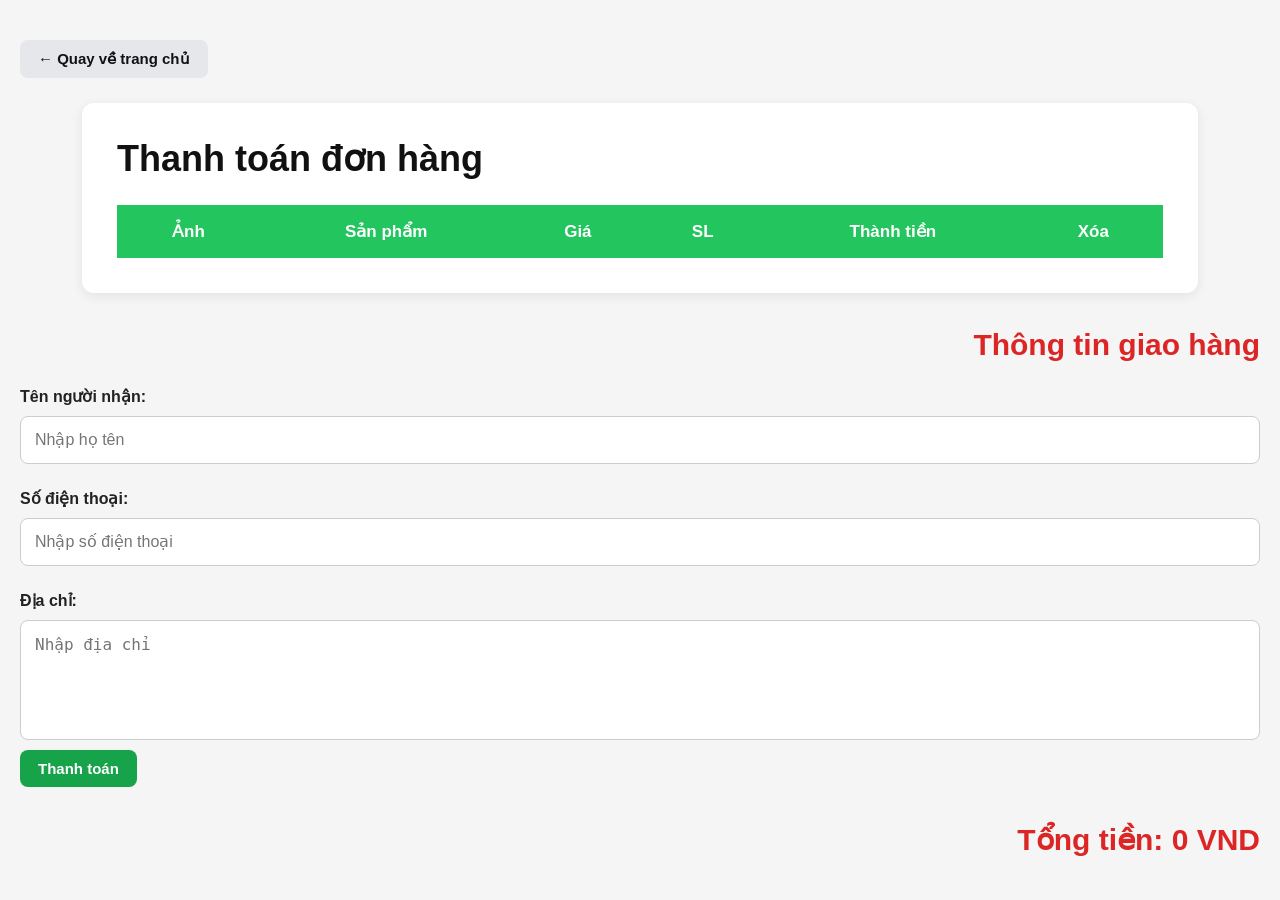
<file: html/checkout.html>
<!DOCTYPE html>
<html lang="vi">

<head>

    <meta charset="UTF-8">

    <title>Thanh toán</title>

    <link rel="stylesheet"
    href="../css/checkout.css">

</head>

<body>
    <button class="back-home" onclick="goHome()">
        ← Quay về trang chủ
    </button>   

    <div class="checkout-container">

        <h1>Thanh toán đơn hàng</h1>

        <table>

            <thead>

                <tr>

                    <th>Ảnh</th>
                    <th>Sản phẩm</th>
                    <th>Giá</th>
                    <th>SL</th>
                    <th>Thành tiền</th>
                    <th>Xóa</th>

                </tr>

            </thead>

            <tbody id="cartTable">

            </tbody>

        </table>

    </div>
    <h2>Thông tin giao hàng</h2>

    <div class="form-group">
        <label>Tên người nhận:</label>

        <input 
            type="text"
            id="fullName"
            placeholder="Nhập họ tên"
        >

        <small class="error" id="nameError"></small>
    </div>

    <div class="form-group">
        <label>Số điện thoại:</label>

        <input 
            type="text"
            id="phone"
            placeholder="Nhập số điện thoại"
        >

        <small class="error" id="phoneError"></small>
    </div>

    <div class="form-group">
        <label>Địa chỉ:</label>

        <textarea
            id="address"
            placeholder="Nhập địa chỉ"
        ></textarea>

        <small class="error" id="addressError"></small>
    </div>

    <button onclick="checkout()">
        Thanh toán
    </button>
    <h2>
        Tổng tiền:
        <span id="totalPrice">
            0 VND
        </span>
    </h2>

    <script src="../javascript/checkout.js"></script>

</body>
</html>
</file>
<file: css/index.css>
*{
    margin:0;
    padding:0;
    box-sizing:border-box;
    font-family:Arial, Helvetica, sans-serif;
}

/* BODY */

body{
    background:#f5f5f5;
    color:#222;
}

/* ========================= */
/* HEADER */
/* ========================= */

.header{
    background:white;

    display:flex;
    justify-content:space-between;
    align-items:center;

    padding:18px 40px;

    box-shadow:0 2px 10px rgba(0,0,0,0.05);

    gap:20px;
}

/* LOGO */

.logo{
    display:flex;
    align-items:center;

    gap:12px;

    font-size:30px;
    font-weight:bold;

    color:#16a34a;
}

.logo img{
    width:45px;
}

/* SEARCH */

.search-box{
    display:flex;

    width:450px;

    max-width:100%;
}

.search-box input{
    flex:1;

    padding:12px 15px;

    border:1px solid #ccc;

    border-radius:30px 0 0 30px;

    outline:none;

    font-size:15px;
}

.search-box button{
    width:55px;

    border:none;

    background:#16a34a;

    color:white;

    border-radius:0 30px 30px 0;

    cursor:pointer;

    transition:.3s;
}

.search-box button:hover{
    background:#15803d;
}

/* MENU RIGHT */

.menu-right{
    display:flex;
    align-items:center;

    gap:15px;

    flex-wrap:wrap;
}

.menu-right button{
    border:none;

    background:#f1f1f1;

    padding:10px 18px;

    border-radius:30px;

    cursor:pointer;

    transition:.3s;
}

.menu-right button:hover{
    background:#ddd;
}

/* CART */

.cart{
    position:relative;

    font-size:22px;

    cursor:pointer;

    color:#111;
}

.cart span{
    position:absolute;

    top:-10px;
    right:-12px;

    background:red;
    color:white;

    width:20px;
    height:20px;

    border-radius:50%;

    display:flex;
    align-items:center;
    justify-content:center;

    font-size:12px;
    font-weight:bold;
}

/* USER */

.user{
    background:#16a34a;

    color:white;

    padding:10px 18px;

    border-radius:30px;

    cursor:pointer;
}

/* ========================= */
/* NAVBAR */
/* ========================= */

.navbar{
    background:#22c55e;

    color:white;

    display:flex;
    justify-content:space-between;
    align-items:center;

    padding:14px 40px;
}

.nav-left{
    display:flex;

    gap:30px;

    flex-wrap:wrap;
}

.nav-left span{
    cursor:pointer;

    transition:.3s;
}

.nav-left span:hover{
    color:#e5e7eb;
}

.support{
    text-align:right;

    font-size:13px;

    line-height:1.6;
}

/* ========================= */
/* BANNER */
/* ========================= */

.banner{
    padding:20px 40px;
}

.banner img{
    width:100%;

    height:380px;

    object-fit:cover;

    border-radius:15px;
}

/* ========================= */
/* TITLE SECTION */
/* ========================= */

.title-section{
    text-align:center;

    margin:40px 0;
}

.title-section h1{
    font-size:40px;

    margin-bottom:25px;

    color:#111;
}

/* TABS */

.tabs{
    display:flex;
    justify-content:center;

    flex-wrap:wrap;

    gap:12px;
}

.tabs button{
    border:none;

    padding:12px 20px;

    border-radius:30px;

    background:#ddd;

    cursor:pointer;

    transition:.3s;

    font-weight:bold;
}

.tabs button:hover{
    background:#ccc;
}

.tabs .active{
    background:#ff7b00;

    color:white;
}

/* ========================= */
/* PRODUCT PAGE */
/* ========================= */

.product-page{
    display:flex;

    gap:25px;

    padding:20px 40px 50px;
}

/* ========================= */
/* SIDEBAR */
/* ========================= */

.sidebar{
    width:260px;
}

.box{
    background:white;

    padding:20px;

    border-radius:12px;

    margin-bottom:20px;

    box-shadow:0 2px 8px rgba(0,0,0,0.05);
}

.box h3{
    margin-bottom:18px;

    color:#111;
}

.category{
    display:flex;
    justify-content:space-between;
    align-items:center;

    padding:12px 0;

    border-bottom:1px solid #eee;

    cursor:pointer;
}

.price-filter{
    display:flex;
    flex-direction:column;

    gap:12px;
}

.price-filter input{
    padding:12px;

    border:1px solid #ccc;

    border-radius:8px;
}

.price-filter button{
    background:#16a34a;

    color:white;

    border:none;

    padding:12px;

    border-radius:8px;

    cursor:pointer;

    transition:.3s;
}

.price-filter button:hover{
    background:#15803d;
}

/* ========================= */
/* PRODUCTS */
/* ========================= */

.products-container{
    flex:1;
}

/* TOP FILTER */

.top-filter{
    background:white;

    padding:15px 20px;

    border-radius:12px;

    display:flex;
    justify-content:space-between;
    align-items:center;

    margin-bottom:25px;

    box-shadow:0 2px 8px rgba(0,0,0,0.05);
}

.top-filter select{
    padding:8px 12px;

    border-radius:6px;

    border:1px solid #ccc;
}

.view-icons{
    display:flex;

    gap:15px;

    font-size:22px;
}

.view-icons .active{
    color:#16a34a;
}

/* PRODUCT GRID */

.product-grid{
    display:grid;

    grid-template-columns:repeat(4,1fr);

    gap:25px;
}

/* PRODUCT CARD */

.product-card{
    background:white;

    border-radius:15px;

    padding:18px;

    position:relative;

    transition:.3s;

    cursor:pointer;

    box-shadow:0 2px 8px rgba(0,0,0,0.05);
}

.product-card:hover{
    transform:translateY(-6px);

    box-shadow:0 6px 18px rgba(0,0,0,0.12);
}

/* IMAGE */

.product-card img{
    width:100%;

    height:220px;

    object-fit:contain;

    margin-bottom:15px;
}

/* PRODUCT NAME */

.product-name{
    font-size:16px;

    font-weight:bold;

    margin-bottom:10px;

    min-height:45px;
}

/* PRICE */

.price{
    color:#16a34a;

    font-size:20px;

    font-weight:bold;
}

.old-price{
    text-decoration:line-through;

    color:gray;

    margin-top:5px;

    font-size:14px;
}

/* DISCOUNT */

.discount{
    position:absolute;

    top:15px;
    left:15px;

    background:red;

    color:white;

    padding:5px 10px;

    border-radius:20px;

    font-size:12px;

    font-weight:bold;
}

/* ADD CART */

.add-cart-btn{
    width:100%;

    background:#16a34a;

    color:white;

    border:none;

    padding:12px;

    border-radius:10px;

    cursor:pointer;

    margin-top:15px;

    font-weight:bold;

    transition:.3s;
}

.add-cart-btn:hover{
    background:#15803d;
}

/* ========================= */
/* CHAT BOX */
/* ========================= */

.chat-box{
    position:fixed;

    right:20px;
    bottom:20px;

    background:#0b7cff;

    color:white;

    padding:14px 20px;

    border-radius:30px;

    display:flex;
    align-items:center;

    gap:10px;

    cursor:pointer;

    box-shadow:0 5px 15px rgba(0,0,0,0.2);
}

/* ========================= */
/* RESPONSIVE */
/* ========================= */

/* LARGE TABLET */

@media(max-width:1200px){

    .product-grid{
        grid-template-columns:repeat(3,1fr);
    }

}

/* TABLET */

@media(max-width:992px){

    .header{
        flex-direction:column;

        align-items:stretch;
    }

    .search-box{
        width:100%;
    }

    .product-page{
        flex-direction:column;
    }

    .sidebar{
        width:100%;
    }

    .product-grid{
        grid-template-columns:repeat(2,1fr);
    }

}

/* MOBILE */

@media(max-width:768px){

    .header,
    .navbar,
    .banner,
    .product-page{
        padding-left:15px;
        padding-right:15px;
    }

    .navbar{
        flex-direction:column;

        gap:10px;

        align-items:flex-start;
    }

    .support{
        text-align:left;
    }

    .banner img{
        height:250px;
    }

    .title-section h1{
        font-size:30px;
    }

    .top-filter{
        flex-direction:column;

        align-items:flex-start;

        gap:15px;
    }

    .product-grid{
        grid-template-columns:1fr 1fr;

        gap:15px;
    }

}

/* SMALL MOBILE */

@media(max-width:576px){

    .product-grid{
        grid-template-columns:1fr;
    }

    .menu-right{
        justify-content:center;
    }

    .title-section h1{
        font-size:24px;
    }

    .tabs{
        flex-direction:column;

        align-items:center;
    }

    .tabs button{
        width:90%;
    }

    .product-card img{
        height:180px;
    }

}
.register-modal{
    position: fixed;
    top:0;
    left:0;
    width:100%;
    height:100%;
    background: rgba(0,0,0,0.4);

    display:none;
    justify-content:center;
    align-items:center;

    z-index:999;
}

.register-form{
    width:350px;
    background:white;
    padding:30px;
    border-radius:10px;

    display:flex;
    flex-direction:column;
    gap:15px;

    position:relative;
}

.register-form h2{
    text-align:center;
}

.register-form input{
    padding:10px;
    border:1px solid #ccc;
    border-radius:5px;
}

.register-form button{
    padding:12px;
    background:#2db400;
    color:white;
    border:none;
    border-radius:5px;
    cursor:pointer;
}

.close-btn{
    position:absolute;
    top:10px;
    right:15px;
    font-size:25px;
    cursor:pointer;
}
#thongbao{
    text-align:center;
    font-size:14px;
    font-weight:bold;
}

.error{
    color:red;
}

.success{
    color:green;
}
</file>
<file: Lab06/Bai_2_Minh_hoa_layout/css/style.css>
* {
    box-sizing: border-box;
}

/* Thêm font-size mặc định 16px cho toàn trang */
body {
    font-size: 16px;
    margin: 0;
}

.wrapper {
    display: flex;
    flex-flow: row wrap;
    font-weight: bold;
    text-align: center;
}

.wrapper > * {
    padding: 10px;
    flex: 1 100%;
}

.header-flex-2 {
    background: tomato;
}

.footer-flex-2 {
    background: lightgreen;
    order: 4;
}

.main {
    text-align: left;
    background: deepskyblue;
    height: auto; /* Đổi thành auto để chứa vừa ảnh và text */
    flex: 3 0px;
    order: 2;
}

/* =========================================================
   THIẾT LẬP RESPONSIVE CHO HÌNH ẢNH
   ========================================================= */
.img-responsive {
    width: 100%;    /* Ép ảnh luôn bằng 100% chiều rộng của cột chứa nó */
    height: auto;   /* Chiều cao tự co giãn theo tỷ lệ chuẩn của ảnh */
    display: block;
    margin-top: 15px; /* Tạo khoảng cách với đoạn văn phía trên */
}

.aside {
    flex: 1 0 0;
}

.aside-1 {
    background: gold;
    min-height: 400px;
    order: 1;
}

.aside-2 {
    background: hotpink;
    min-height: 400px;
    order: 3;
}

/* Responsive 2 cột (Dưới 1200px) */
@media screen and (max-width: 1200px) {
    .main {
        flex: 1 100%; 
        order: 1;     
    }
    .aside-1 {
        flex: 1 50%;  
        order: 2;     
    }
    .aside-2 {
        flex: 1 50%;  
        order: 3;     
    }
}

/* =========================================================
   Responsive 1 cột (Dưới 600px) - TĂNG FONT CHỮ LÊN 20PX
   ========================================================= */
@media screen and (max-width: 600px) {
    body {
        font-size: 20px; /* Chuyển thành 1 cột thì chữ to lên 20px */
    }
    
    .aside-1, .aside-2 {
        flex: 1 100%; 
    }
}
</file>
<file: Lab07/demo_bai_2/css/elegant-icons.css>
@font-face {
	font-family: 'ElegantIcons';
	src:url('../fonts/ElegantIcons.eot');
	src:url('../fonts/ElegantIcons.eot?#iefix') format('embedded-opentype'),
		url('../fonts/ElegantIcons.woff') format('woff'),
		url('../fonts/ElegantIcons.ttf') format('truetype'),
		url('../fonts/ElegantIcons.svg#ElegantIcons') format('svg');
	font-weight: normal;
	font-style: normal;
}

/* Use the following CSS code if you want to use data attributes for inserting your icons */
[data-icon]:before {
	font-family: 'ElegantIcons';
	content: attr(data-icon);
	speak: none;
	font-weight: normal;
	font-variant: normal;
	text-transform: none;
	line-height: 1;
	-webkit-font-smoothing: antialiased;
	-moz-osx-font-smoothing: grayscale;
}

/* Use the following CSS code if you want to have a class per icon */
/*
Instead of a list of all class selectors,
you can use the generic selector below, but it's slower:
[class*="your-class-prefix"] {
*/
.arrow_up, .arrow_down, .arrow_left, .arrow_right, .arrow_left-up, .arrow_right-up, .arrow_right-down, .arrow_left-down, .arrow-up-down, .arrow_up-down_alt, .arrow_left-right_alt, .arrow_left-right, .arrow_expand_alt2, .arrow_expand_alt, .arrow_condense, .arrow_expand, .arrow_move, .arrow_carrot-up, .arrow_carrot-down, .arrow_carrot-left, .arrow_carrot-right, .arrow_carrot-2up, .arrow_carrot-2down, .arrow_carrot-2left, .arrow_carrot-2right, .arrow_carrot-up_alt2, .arrow_carrot-down_alt2, .arrow_carrot-left_alt2, .arrow_carrot-right_alt2, .arrow_carrot-2up_alt2, .arrow_carrot-2down_alt2, .arrow_carrot-2left_alt2, .arrow_carrot-2right_alt2, .arrow_triangle-up, .arrow_triangle-down, .arrow_triangle-left, .arrow_triangle-right, .arrow_triangle-up_alt2, .arrow_triangle-down_alt2, .arrow_triangle-left_alt2, .arrow_triangle-right_alt2, .arrow_back, .icon_minus-06, .icon_plus, .icon_close, .icon_check, .icon_minus_alt2, .icon_plus_alt2, .icon_close_alt2, .icon_check_alt2, .icon_zoom-out_alt, .icon_zoom-in_alt, .icon_search, .icon_box-empty, .icon_box-selected, .icon_minus-box, .icon_plus-box, .icon_box-checked, .icon_circle-empty, .icon_circle-slelected, .icon_stop_alt2, .icon_stop, .icon_pause_alt2, .icon_pause, .icon_menu, .icon_menu-square_alt2, .icon_menu-circle_alt2, .icon_ul, .icon_ol, .icon_adjust-horiz, .icon_adjust-vert, .icon_document_alt, .icon_documents_alt, .icon_pencil, .icon_pencil-edit_alt, .icon_pencil-edit, .icon_folder-alt, .icon_folder-open_alt, .icon_folder-add_alt, .icon_info_alt, .icon_error-oct_alt, .icon_error-circle_alt, .icon_error-triangle_alt, .icon_question_alt2, .icon_question, .icon_comment_alt, .icon_chat_alt, .icon_vol-mute_alt, .icon_volume-low_alt, .icon_volume-high_alt, .icon_quotations, .icon_quotations_alt2, .icon_clock_alt, .icon_lock_alt, .icon_lock-open_alt, .icon_key_alt, .icon_cloud_alt, .icon_cloud-upload_alt, .icon_cloud-download_alt, .icon_image, .icon_images, .icon_lightbulb_alt, .icon_gift_alt, .icon_house_alt, .icon_genius, .icon_mobile, .icon_tablet, .icon_laptop, .icon_desktop, .icon_camera_alt, .icon_mail_alt, .icon_cone_alt, .icon_ribbon_alt, .icon_bag_alt, .icon_creditcard, .icon_cart_alt, .icon_paperclip, .icon_tag_alt, .icon_tags_alt, .icon_trash_alt, .icon_cursor_alt, .icon_mic_alt, .icon_compass_alt, .icon_pin_alt, .icon_pushpin_alt, .icon_map_alt, .icon_drawer_alt, .icon_toolbox_alt, .icon_book_alt, .icon_calendar, .icon_film, .icon_table, .icon_contacts_alt, .icon_headphones, .icon_lifesaver, .icon_piechart, .icon_refresh, .icon_link_alt, .icon_link, .icon_loading, .icon_blocked, .icon_archive_alt, .icon_heart_alt, .icon_star_alt, .icon_star-half_alt, .icon_star, .icon_star-half, .icon_tools, .icon_tool, .icon_cog, .icon_cogs, .arrow_up_alt, .arrow_down_alt, .arrow_left_alt, .arrow_right_alt, .arrow_left-up_alt, .arrow_right-up_alt, .arrow_right-down_alt, .arrow_left-down_alt, .arrow_condense_alt, .arrow_expand_alt3, .arrow_carrot_up_alt, .arrow_carrot-down_alt, .arrow_carrot-left_alt, .arrow_carrot-right_alt, .arrow_carrot-2up_alt, .arrow_carrot-2dwnn_alt, .arrow_carrot-2left_alt, .arrow_carrot-2right_alt, .arrow_triangle-up_alt, .arrow_triangle-down_alt, .arrow_triangle-left_alt, .arrow_triangle-right_alt, .icon_minus_alt, .icon_plus_alt, .icon_close_alt, .icon_check_alt, .icon_zoom-out, .icon_zoom-in, .icon_stop_alt, .icon_menu-square_alt, .icon_menu-circle_alt, .icon_document, .icon_documents, .icon_pencil_alt, .icon_folder, .icon_folder-open, .icon_folder-add, .icon_folder_upload, .icon_folder_download, .icon_info, .icon_error-circle, .icon_error-oct, .icon_error-triangle, .icon_question_alt, .icon_comment, .icon_chat, .icon_vol-mute, .icon_volume-low, .icon_volume-high, .icon_quotations_alt, .icon_clock, .icon_lock, .icon_lock-open, .icon_key, .icon_cloud, .icon_cloud-upload, .icon_cloud-download, .icon_lightbulb, .icon_gift, .icon_house, .icon_camera, .icon_mail, .icon_cone, .icon_ribbon, .icon_bag, .icon_cart, .icon_tag, .icon_tags, .icon_trash, .icon_cursor, .icon_mic, .icon_compass, .icon_pin, .icon_pushpin, .icon_map, .icon_drawer, .icon_toolbox, .icon_book, .icon_contacts, .icon_archive, .icon_heart, .icon_profile, .icon_group, .icon_grid-2x2, .icon_grid-3x3, .icon_music, .icon_pause_alt, .icon_phone, .icon_upload, .icon_download, .social_facebook, .social_twitter, .social_pinterest, .social_googleplus, .social_tumblr, .social_tumbleupon, .social_wordpress, .social_instagram, .social_dribbble, .social_vimeo, .social_linkedin, .social_rss, .social_deviantart, .social_share, .social_myspace, .social_skype, .social_youtube, .social_picassa, .social_googledrive, .social_flickr, .social_blogger, .social_spotify, .social_delicious, .social_facebook_circle, .social_twitter_circle, .social_pinterest_circle, .social_googleplus_circle, .social_tumblr_circle, .social_stumbleupon_circle, .social_wordpress_circle, .social_instagram_circle, .social_dribbble_circle, .social_vimeo_circle, .social_linkedin_circle, .social_rss_circle, .social_deviantart_circle, .social_share_circle, .social_myspace_circle, .social_skype_circle, .social_youtube_circle, .social_picassa_circle, .social_googledrive_alt2, .social_flickr_circle, .social_blogger_circle, .social_spotify_circle, .social_delicious_circle, .social_facebook_square, .social_twitter_square, .social_pinterest_square, .social_googleplus_square, .social_tumblr_square, .social_stumbleupon_square, .social_wordpress_square, .social_instagram_square, .social_dribbble_square, .social_vimeo_square, .social_linkedin_square, .social_rss_square, .social_deviantart_square, .social_share_square, .social_myspace_square, .social_skype_square, .social_youtube_square, .social_picassa_square, .social_googledrive_square, .social_flickr_square, .social_blogger_square, .social_spotify_square, .social_delicious_square, .icon_printer, .icon_calulator, .icon_building, .icon_floppy, .icon_drive, .icon_search-2, .icon_id, .icon_id-2, .icon_puzzle, .icon_like, .icon_dislike, .icon_mug, .icon_currency, .icon_wallet, .icon_pens, .icon_easel, .icon_flowchart, .icon_datareport, .icon_briefcase, .icon_shield, .icon_percent, .icon_globe, .icon_globe-2, .icon_target, .icon_hourglass, .icon_balance, .icon_rook, .icon_printer-alt, .icon_calculator_alt, .icon_building_alt, .icon_floppy_alt, .icon_drive_alt, .icon_search_alt, .icon_id_alt, .icon_id-2_alt, .icon_puzzle_alt, .icon_like_alt, .icon_dislike_alt, .icon_mug_alt, .icon_currency_alt, .icon_wallet_alt, .icon_pens_alt, .icon_easel_alt, .icon_flowchart_alt, .icon_datareport_alt, .icon_briefcase_alt, .icon_shield_alt, .icon_percent_alt, .icon_globe_alt, .icon_clipboard {
	font-family: 'ElegantIcons';
	speak: none;
	font-style: normal;
	font-weight: normal;
	font-variant: normal;
	text-transform: none;
	line-height: 1;
	-webkit-font-smoothing: antialiased;
}
.arrow_up:before {
	content: "\21";
}
.arrow_down:before {
	content: "\22";
}
.arrow_left:before {
	content: "\23";
}
.arrow_right:before {
	content: "\24";
}
.arrow_left-up:before {
	content: "\25";
}
.arrow_right-up:before {
	content: "\26";
}
.arrow_right-down:before {
	content: "\27";
}
.arrow_left-down:before {
	content: "\28";
}
.arrow-up-down:before {
	content: "\29";
}
.arrow_up-down_alt:before {
	content: "\2a";
}
.arrow_left-right_alt:before {
	content: "\2b";
}
.arrow_left-right:before {
	content: "\2c";
}
.arrow_expand_alt2:before {
	content: "\2d";
}
.arrow_expand_alt:before {
	content: "\2e";
}
.arrow_condense:before {
	content: "\2f";
}
.arrow_expand:before {
	content: "\30";
}
.arrow_move:before {
	content: "\31";
}
.arrow_carrot-up:before {
	content: "\32";
}
.arrow_carrot-down:before {
	content: "\33";
}
.arrow_carrot-left:before {
	content: "\34";
}
.arrow_carrot-right:before {
	content: "\35";
}
.arrow_carrot-2up:before {
	content: "\36";
}
.arrow_carrot-2down:before {
	content: "\37";
}
.arrow_carrot-2left:before {
	content: "\38";
}
.arrow_carrot-2right:before {
	content: "\39";
}
.arrow_carrot-up_alt2:before {
	content: "\3a";
}
.arrow_carrot-down_alt2:before {
	content: "\3b";
}
.arrow_carrot-left_alt2:before {
	content: "\3c";
}
.arrow_carrot-right_alt2:before {
	content: "\3d";
}
.arrow_carrot-2up_alt2:before {
	content: "\3e";
}
.arrow_carrot-2down_alt2:before {
	content: "\3f";
}
.arrow_carrot-2left_alt2:before {
	content: "\40";
}
.arrow_carrot-2right_alt2:before {
	content: "\41";
}
.arrow_triangle-up:before {
	content: "\42";
}
.arrow_triangle-down:before {
	content: "\43";
}
.arrow_triangle-left:before {
	content: "\44";
}
.arrow_triangle-right:before {
	content: "\45";
}
.arrow_triangle-up_alt2:before {
	content: "\46";
}
.arrow_triangle-down_alt2:before {
	content: "\47";
}
.arrow_triangle-left_alt2:before {
	content: "\48";
}
.arrow_triangle-right_alt2:before {
	content: "\49";
}
.arrow_back:before {
	content: "\4a";
}
.icon_minus-06:before {
	content: "\4b";
}
.icon_plus:before {
	content: "\4c";
}
.icon_close:before {
	content: "\4d";
}
.icon_check:before {
	content: "\4e";
}
.icon_minus_alt2:before {
	content: "\4f";
}
.icon_plus_alt2:before {
	content: "\50";
}
.icon_close_alt2:before {
	content: "\51";
}
.icon_check_alt2:before {
	content: "\52";
}
.icon_zoom-out_alt:before {
	content: "\53";
}
.icon_zoom-in_alt:before {
	content: "\54";
}
.icon_search:before {
	content: "\55";
}
.icon_box-empty:before {
	content: "\56";
}
.icon_box-selected:before {
	content: "\57";
}
.icon_minus-box:before {
	content: "\58";
}
.icon_plus-box:before {
	content: "\59";
}
.icon_box-checked:before {
	content: "\5a";
}
.icon_circle-empty:before {
	content: "\5b";
}
.icon_circle-slelected:before {
	content: "\5c";
}
.icon_stop_alt2:before {
	content: "\5d";
}
.icon_stop:before {
	content: "\5e";
}
.icon_pause_alt2:before {
	content: "\5f";
}
.icon_pause:before {
	content: "\60";
}
.icon_menu:before {
	content: "\61";
}
.icon_menu-square_alt2:before {
	content: "\62";
}
.icon_menu-circle_alt2:before {
	content: "\63";
}
.icon_ul:before {
	content: "\64";
}
.icon_ol:before {
	content: "\65";
}
.icon_adjust-horiz:before {
	content: "\66";
}
.icon_adjust-vert:before {
	content: "\67";
}
.icon_document_alt:before {
	content: "\68";
}
.icon_documents_alt:before {
	content: "\69";
}
.icon_pencil:before {
	content: "\6a";
}
.icon_pencil-edit_alt:before {
	content: "\6b";
}
.icon_pencil-edit:before {
	content: "\6c";
}
.icon_folder-alt:before {
	content: "\6d";
}
.icon_folder-open_alt:before {
	content: "\6e";
}
.icon_folder-add_alt:before {
	content: "\6f";
}
.icon_info_alt:before {
	content: "\70";
}
.icon_error-oct_alt:before {
	content: "\71";
}
.icon_error-circle_alt:before {
	content: "\72";
}
.icon_error-triangle_alt:before {
	content: "\73";
}
.icon_question_alt2:before {
	content: "\74";
}
.icon_question:before {
	content: "\75";
}
.icon_comment_alt:before {
	content: "\76";
}
.icon_chat_alt:before {
	content: "\77";
}
.icon_vol-mute_alt:before {
	content: "\78";
}
.icon_volume-low_alt:before {
	content: "\79";
}
.icon_volume-high_alt:before {
	content: "\7a";
}
.icon_quotations:before {
	content: "\7b";
}
.icon_quotations_alt2:before {
	content: "\7c";
}
.icon_clock_alt:before {
	content: "\7d";
}
.icon_lock_alt:before {
	content: "\7e";
}
.icon_lock-open_alt:before {
	content: "\e000";
}
.icon_key_alt:before {
	content: "\e001";
}
.icon_cloud_alt:before {
	content: "\e002";
}
.icon_cloud-upload_alt:before {
	content: "\e003";
}
.icon_cloud-download_alt:before {
	content: "\e004";
}
.icon_image:before {
	content: "\e005";
}
.icon_images:before {
	content: "\e006";
}
.icon_lightbulb_alt:before {
	content: "\e007";
}
.icon_gift_alt:before {
	content: "\e008";
}
.icon_house_alt:before {
	content: "\e009";
}
.icon_genius:before {
	content: "\e00a";
}
.icon_mobile:before {
	content: "\e00b";
}
.icon_tablet:before {
	content: "\e00c";
}
.icon_laptop:before {
	content: "\e00d";
}
.icon_desktop:before {
	content: "\e00e";
}
.icon_camera_alt:before {
	content: "\e00f";
}
.icon_mail_alt:before {
	content: "\e010";
}
.icon_cone_alt:before {
	content: "\e011";
}
.icon_ribbon_alt:before {
	content: "\e012";
}
.icon_bag_alt:before {
	content: "\e013";
}
.icon_creditcard:before {
	content: "\e014";
}
.icon_cart_alt:before {
	content: "\e015";
}
.icon_paperclip:before {
	content: "\e016";
}
.icon_tag_alt:before {
	content: "\e017";
}
.icon_tags_alt:before {
	content: "\e018";
}
.icon_trash_alt:before {
	content: "\e019";
}
.icon_cursor_alt:before {
	content: "\e01a";
}
.icon_mic_alt:before {
	content: "\e01b";
}
.icon_compass_alt:before {
	content: "\e01c";
}
.icon_pin_alt:before {
	content: "\e01d";
}
.icon_pushpin_alt:before {
	content: "\e01e";
}
.icon_map_alt:before {
	content: "\e01f";
}
.icon_drawer_alt:before {
	content: "\e020";
}
.icon_toolbox_alt:before {
	content: "\e021";
}
.icon_book_alt:before {
	content: "\e022";
}
.icon_calendar:before {
	content: "\e023";
}
.icon_film:before {
	content: "\e024";
}
.icon_table:before {
	content: "\e025";
}
.icon_contacts_alt:before {
	content: "\e026";
}
.icon_headphones:before {
	content: "\e027";
}
.icon_lifesaver:before {
	content: "\e028";
}
.icon_piechart:before {
	content: "\e029";
}
.icon_refresh:before {
	content: "\e02a";
}
.icon_link_alt:before {
	content: "\e02b";
}
.icon_link:before {
	content: "\e02c";
}
.icon_loading:before {
	content: "\e02d";
}
.icon_blocked:before {
	content: "\e02e";
}
.icon_archive_alt:before {
	content: "\e02f";
}
.icon_heart_alt:before {
	content: "\e030";
}
.icon_star_alt:before {
	content: "\e031";
}
.icon_star-half_alt:before {
	content: "\e032";
}
.icon_star:before {
	content: "\e033";
}
.icon_star-half:before {
	content: "\e034";
}
.icon_tools:before {
	content: "\e035";
}
.icon_tool:before {
	content: "\e036";
}
.icon_cog:before {
	content: "\e037";
}
.icon_cogs:before {
	content: "\e038";
}
.arrow_up_alt:before {
	content: "\e039";
}
.arrow_down_alt:before {
	content: "\e03a";
}
.arrow_left_alt:before {
	content: "\e03b";
}
.arrow_right_alt:before {
	content: "\e03c";
}
.arrow_left-up_alt:before {
	content: "\e03d";
}
.arrow_right-up_alt:before {
	content: "\e03e";
}
.arrow_right-down_alt:before {
	content: "\e03f";
}
.arrow_left-down_alt:before {
	content: "\e040";
}
.arrow_condense_alt:before {
	content: "\e041";
}
.arrow_expand_alt3:before {
	content: "\e042";
}
.arrow_carrot_up_alt:before {
	content: "\e043";
}
.arrow_carrot-down_alt:before {
	content: "\e044";
}
.arrow_carrot-left_alt:before {
	content: "\e045";
}
.arrow_carrot-right_alt:before {
	content: "\e046";
}
.arrow_carrot-2up_alt:before {
	content: "\e047";
}
.arrow_carrot-2dwnn_alt:before {
	content: "\e048";
}
.arrow_carrot-2left_alt:before {
	content: "\e049";
}
.arrow_carrot-2right_alt:before {
	content: "\e04a";
}
.arrow_triangle-up_alt:before {
	content: "\e04b";
}
.arrow_triangle-down_alt:before {
	content: "\e04c";
}
.arrow_triangle-left_alt:before {
	content: "\e04d";
}
.arrow_triangle-right_alt:before {
	content: "\e04e";
}
.icon_minus_alt:before {
	content: "\e04f";
}
.icon_plus_alt:before {
	content: "\e050";
}
.icon_close_alt:before {
	content: "\e051";
}
.icon_check_alt:before {
	content: "\e052";
}
.icon_zoom-out:before {
	content: "\e053";
}
.icon_zoom-in:before {
	content: "\e054";
}
.icon_stop_alt:before {
	content: "\e055";
}
.icon_menu-square_alt:before {
	content: "\e056";
}
.icon_menu-circle_alt:before {
	content: "\e057";
}
.icon_document:before {
	content: "\e058";
}
.icon_documents:before {
	content: "\e059";
}
.icon_pencil_alt:before {
	content: "\e05a";
}
.icon_folder:before {
	content: "\e05b";
}
.icon_folder-open:before {
	content: "\e05c";
}
.icon_folder-add:before {
	content: "\e05d";
}
.icon_folder_upload:before {
	content: "\e05e";
}
.icon_folder_download:before {
	content: "\e05f";
}
.icon_info:before {
	content: "\e060";
}
.icon_error-circle:before {
	content: "\e061";
}
.icon_error-oct:before {
	content: "\e062";
}
.icon_error-triangle:before {
	content: "\e063";
}
.icon_question_alt:before {
	content: "\e064";
}
.icon_comment:before {
	content: "\e065";
}
.icon_chat:before {
	content: "\e066";
}
.icon_vol-mute:before {
	content: "\e067";
}
.icon_volume-low:before {
	content: "\e068";
}
.icon_volume-high:before {
	content: "\e069";
}
.icon_quotations_alt:before {
	content: "\e06a";
}
.icon_clock:before {
	content: "\e06b";
}
.icon_lock:before {
	content: "\e06c";
}
.icon_lock-open:before {
	content: "\e06d";
}
.icon_key:before {
	content: "\e06e";
}
.icon_cloud:before {
	content: "\e06f";
}
.icon_cloud-upload:before {
	content: "\e070";
}
.icon_cloud-download:before {
	content: "\e071";
}
.icon_lightbulb:before {
	content: "\e072";
}
.icon_gift:before {
	content: "\e073";
}
.icon_house:before {
	content: "\e074";
}
.icon_camera:before {
	content: "\e075";
}
.icon_mail:before {
	content: "\e076";
}
.icon_cone:before {
	content: "\e077";
}
.icon_ribbon:before {
	content: "\e078";
}
.icon_bag:before {
	content: "\e079";
}
.icon_cart:before {
	content: "\e07a";
}
.icon_tag:before {
	content: "\e07b";
}
.icon_tags:before {
	content: "\e07c";
}
.icon_trash:before {
	content: "\e07d";
}
.icon_cursor:before {
	content: "\e07e";
}
.icon_mic:before {
	content: "\e07f";
}
.icon_compass:before {
	content: "\e080";
}
.icon_pin:before {
	content: "\e081";
}
.icon_pushpin:before {
	content: "\e082";
}
.icon_map:before {
	content: "\e083";
}
.icon_drawer:before {
	content: "\e084";
}
.icon_toolbox:before {
	content: "\e085";
}
.icon_book:before {
	content: "\e086";
}
.icon_contacts:before {
	content: "\e087";
}
.icon_archive:before {
	content: "\e088";
}
.icon_heart:before {
	content: "\e089";
}
.icon_profile:before {
	content: "\e08a";
}
.icon_group:before {
	content: "\e08b";
}
.icon_grid-2x2:before {
	content: "\e08c";
}
.icon_grid-3x3:before {
	content: "\e08d";
}
.icon_music:before {
	content: "\e08e";
}
.icon_pause_alt:before {
	content: "\e08f";
}
.icon_phone:before {
	content: "\e090";
}
.icon_upload:before {
	content: "\e091";
}
.icon_download:before {
	content: "\e092";
}
.social_facebook:before {
	content: "\e093";
}
.social_twitter:before {
	content: "\e094";
}
.social_pinterest:before {
	content: "\e095";
}
.social_googleplus:before {
	content: "\e096";
}
.social_tumblr:before {
	content: "\e097";
}
.social_tumbleupon:before {
	content: "\e098";
}
.social_wordpress:before {
	content: "\e099";
}
.social_instagram:before {
	content: "\e09a";
}
.social_dribbble:before {
	content: "\e09b";
}
.social_vimeo:before {
	content: "\e09c";
}
.social_linkedin:before {
	content: "\e09d";
}
.social_rss:before {
	content: "\e09e";
}
.social_deviantart:before {
	content: "\e09f";
}
.social_share:before {
	content: "\e0a0";
}
.social_myspace:before {
	content: "\e0a1";
}
.social_skype:before {
	content: "\e0a2";
}
.social_youtube:before {
	content: "\e0a3";
}
.social_picassa:before {
	content: "\e0a4";
}
.social_googledrive:before {
	content: "\e0a5";
}
.social_flickr:before {
	content: "\e0a6";
}
.social_blogger:before {
	content: "\e0a7";
}
.social_spotify:before {
	content: "\e0a8";
}
.social_delicious:before {
	content: "\e0a9";
}
.social_facebook_circle:before {
	content: "\e0aa";
}
.social_twitter_circle:before {
	content: "\e0ab";
}
.social_pinterest_circle:before {
	content: "\e0ac";
}
.social_googleplus_circle:before {
	content: "\e0ad";
}
.social_tumblr_circle:before {
	content: "\e0ae";
}
.social_stumbleupon_circle:before {
	content: "\e0af";
}
.social_wordpress_circle:before {
	content: "\e0b0";
}
.social_instagram_circle:before {
	content: "\e0b1";
}
.social_dribbble_circle:before {
	content: "\e0b2";
}
.social_vimeo_circle:before {
	content: "\e0b3";
}
.social_linkedin_circle:before {
	content: "\e0b4";
}
.social_rss_circle:before {
	content: "\e0b5";
}
.social_deviantart_circle:before {
	content: "\e0b6";
}
.social_share_circle:before {
	content: "\e0b7";
}
.social_myspace_circle:before {
	content: "\e0b8";
}
.social_skype_circle:before {
	content: "\e0b9";
}
.social_youtube_circle:before {
	content: "\e0ba";
}
.social_picassa_circle:before {
	content: "\e0bb";
}
.social_googledrive_alt2:before {
	content: "\e0bc";
}
.social_flickr_circle:before {
	content: "\e0bd";
}
.social_blogger_circle:before {
	content: "\e0be";
}
.social_spotify_circle:before {
	content: "\e0bf";
}
.social_delicious_circle:before {
	content: "\e0c0";
}
.social_facebook_square:before {
	content: "\e0c1";
}
.social_twitter_square:before {
	content: "\e0c2";
}
.social_pinterest_square:before {
	content: "\e0c3";
}
.social_googleplus_square:before {
	content: "\e0c4";
}
.social_tumblr_square:before {
	content: "\e0c5";
}
.social_stumbleupon_square:before {
	content: "\e0c6";
}
.social_wordpress_square:before {
	content: "\e0c7";
}
.social_instagram_square:before {
	content: "\e0c8";
}
.social_dribbble_square:before {
	content: "\e0c9";
}
.social_vimeo_square:before {
	content: "\e0ca";
}
.social_linkedin_square:before {
	content: "\e0cb";
}
.social_rss_square:before {
	content: "\e0cc";
}
.social_deviantart_square:before {
	content: "\e0cd";
}
.social_share_square:before {
	content: "\e0ce";
}
.social_myspace_square:before {
	content: "\e0cf";
}
.social_skype_square:before {
	content: "\e0d0";
}
.social_youtube_square:before {
	content: "\e0d1";
}
.social_picassa_square:before {
	content: "\e0d2";
}
.social_googledrive_square:before {
	content: "\e0d3";
}
.social_flickr_square:before {
	content: "\e0d4";
}
.social_blogger_square:before {
	content: "\e0d5";
}
.social_spotify_square:before {
	content: "\e0d6";
}
.social_delicious_square:before {
	content: "\e0d7";
}
.icon_printer:before {
	content: "\e103";
}
.icon_calulator:before {
	content: "\e0ee";
}
.icon_building:before {
	content: "\e0ef";
}
.icon_floppy:before {
	content: "\e0e8";
}
.icon_drive:before {
	content: "\e0ea";
}
.icon_search-2:before {
	content: "\e101";
}
.icon_id:before {
	content: "\e107";
}
.icon_id-2:before {
	content: "\e108";
}
.icon_puzzle:before {
	content: "\e102";
}
.icon_like:before {
	content: "\e106";
}
.icon_dislike:before {
	content: "\e0eb";
}
.icon_mug:before {
	content: "\e105";
}
.icon_currency:before {
	content: "\e0ed";
}
.icon_wallet:before {
	content: "\e100";
}
.icon_pens:before {
	content: "\e104";
}
.icon_easel:before {
	content: "\e0e9";
}
.icon_flowchart:before {
	content: "\e109";
}
.icon_datareport:before {
	content: "\e0ec";
}
.icon_briefcase:before {
	content: "\e0fe";
}
.icon_shield:before {
	content: "\e0f6";
}
.icon_percent:before {
	content: "\e0fb";
}
.icon_globe:before {
	content: "\e0e2";
}
.icon_globe-2:before {
	content: "\e0e3";
}
.icon_target:before {
	content: "\e0f5";
}
.icon_hourglass:before {
	content: "\e0e1";
}
.icon_balance:before {
	content: "\e0ff";
}
.icon_rook:before {
	content: "\e0f8";
}
.icon_printer-alt:before {
	content: "\e0fa";
}
.icon_calculator_alt:before {
	content: "\e0e7";
}
.icon_building_alt:before {
	content: "\e0fd";
}
.icon_floppy_alt:before {
	content: "\e0e4";
}
.icon_drive_alt:before {
	content: "\e0e5";
}
.icon_search_alt:before {
	content: "\e0f7";
}
.icon_id_alt:before {
	content: "\e0e0";
}
.icon_id-2_alt:before {
	content: "\e0fc";
}
.icon_puzzle_alt:before {
	content: "\e0f9";
}
.icon_like_alt:before {
	content: "\e0dd";
}
.icon_dislike_alt:before {
	content: "\e0f1";
}
.icon_mug_alt:before {
	content: "\e0dc";
}
.icon_currency_alt:before {
	content: "\e0f3";
}
.icon_wallet_alt:before {
	content: "\e0d8";
}
.icon_pens_alt:before {
	content: "\e0db";
}
.icon_easel_alt:before {
	content: "\e0f0";
}
.icon_flowchart_alt:before {
	content: "\e0df";
}
.icon_datareport_alt:before {
	content: "\e0f2";
}
.icon_briefcase_alt:before {
	content: "\e0f4";
}
.icon_shield_alt:before {
	content: "\e0d9";
}
.icon_percent_alt:before {
	content: "\e0da";
}
.icon_globe_alt:before {
	content: "\e0de";
}
.icon_clipboard:before {
	content: "\e0e6";
}


	.glyph {
		float: left;
		text-align: center;
		padding: .75em;
		margin: .4em 1.5em .75em 0;
		width: 6em;
text-shadow: none;
	}
        .glyph_big {
        font-size: 128px;
        color: #59c5dc;
        float: left;
        margin-right: 20px;
        }

        .glyph div { padding-bottom: 10px;}

	.glyph input {
		font-family: consolas, monospace;
		font-size: 12px;
		width: 100%;
		text-align: center;
		border: 0;
		box-shadow: 0 0 0 1px #ccc;
		padding: .2em;
                -moz-border-radius: 5px;
                -webkit-border-radius: 5px;
	}
	.centered {
		margin-left: auto;
		margin-right: auto;
	}
	.glyph .fs1 {
		font-size: 2em;
	}
</file>
<file: Lab07/demo_bai_2/css/nice-select.css>
.nice-select {
  -webkit-tap-highlight-color: transparent;
  background-color: #fff;
  border-radius: 5px;
  border: solid 1px #e8e8e8;
  box-sizing: border-box;
  clear: both;
  cursor: pointer;
  display: block;
  float: left;
  font-family: inherit;
  font-size: 14px;
  font-weight: normal;
  height: 42px;
  line-height: 40px;
  outline: none;
  padding-left: 18px;
  padding-right: 30px;
  position: relative;
  text-align: left !important;
  -webkit-transition: all 0.2s ease-in-out;
  transition: all 0.2s ease-in-out;
  -webkit-user-select: none;
     -moz-user-select: none;
      -ms-user-select: none;
          user-select: none;
  white-space: nowrap;
  width: auto; }
  .nice-select:hover {
    border-color: #dbdbdb; }
  .nice-select:active, .nice-select.open, .nice-select:focus {
    border-color: #999; }
  .nice-select:after {
    border-bottom: 2px solid #999;
    border-right: 2px solid #999;
    content: '';
    display: block;
    height: 5px;
    margin-top: -4px;
    pointer-events: none;
    position: absolute;
    right: 12px;
    top: 50%;
    -webkit-transform-origin: 66% 66%;
        -ms-transform-origin: 66% 66%;
            transform-origin: 66% 66%;
    -webkit-transform: rotate(45deg);
        -ms-transform: rotate(45deg);
            transform: rotate(45deg);
    -webkit-transition: all 0.15s ease-in-out;
    transition: all 0.15s ease-in-out;
    width: 5px; }
  .nice-select.open:after {
    -webkit-transform: rotate(-135deg);
        -ms-transform: rotate(-135deg);
            transform: rotate(-135deg); }
  .nice-select.open .list {
    opacity: 1;
    pointer-events: auto;
    -webkit-transform: scale(1) translateY(0);
        -ms-transform: scale(1) translateY(0);
            transform: scale(1) translateY(0); }
  .nice-select.disabled {
    border-color: #ededed;
    color: #999;
    pointer-events: none; }
    .nice-select.disabled:after {
      border-color: #cccccc; }
  .nice-select.wide {
    width: 100%; }
    .nice-select.wide .list {
      left: 0 !important;
      right: 0 !important; }
  .nice-select.right {
    float: right; }
    .nice-select.right .list {
      left: auto;
      right: 0; }
  .nice-select.small {
    font-size: 12px;
    height: 36px;
    line-height: 34px; }
    .nice-select.small:after {
      height: 4px;
      width: 4px; }
    .nice-select.small .option {
      line-height: 34px;
      min-height: 34px; }
  .nice-select .list {
    background-color: #fff;
    border-radius: 5px;
    box-shadow: 0 0 0 1px rgba(68, 68, 68, 0.11);
    box-sizing: border-box;
    margin-top: 4px;
    opacity: 0;
    overflow: hidden;
    padding: 0;
    pointer-events: none;
    position: absolute;
    top: 100%;
    left: 0;
    -webkit-transform-origin: 50% 0;
        -ms-transform-origin: 50% 0;
            transform-origin: 50% 0;
    -webkit-transform: scale(0.75) translateY(-21px);
        -ms-transform: scale(0.75) translateY(-21px);
            transform: scale(0.75) translateY(-21px);
    -webkit-transition: all 0.2s cubic-bezier(0.5, 0, 0, 1.25), opacity 0.15s ease-out;
    transition: all 0.2s cubic-bezier(0.5, 0, 0, 1.25), opacity 0.15s ease-out;
    z-index: 9; }
    .nice-select .list:hover .option:not(:hover) {
      background-color: transparent !important; }
  .nice-select .option {
    cursor: pointer;
    font-weight: 400;
    line-height: 40px;
    list-style: none;
    min-height: 40px;
    outline: none;
    padding-left: 18px;
    padding-right: 29px;
    text-align: left;
    -webkit-transition: all 0.2s;
    transition: all 0.2s; }
    .nice-select .option:hover, .nice-select .option.focus, .nice-select .option.selected.focus {
      background-color: #f6f6f6; }
    .nice-select .option.selected {
      font-weight: bold; }
    .nice-select .option.disabled {
      background-color: transparent;
      color: #999;
      cursor: default; }

.no-csspointerevents .nice-select .list {
  display: none; }

.no-csspointerevents .nice-select.open .list {
  display: block; }
</file>
<file: Lab07/demo_bai_2/css/style.css>
html,
body {
	height: 100%;
	font-family: "Nunito Sans", sans-serif;
	-webkit-font-smoothing: antialiased;
	font-smoothing: antialiased;
}

h1,
h2,
h3,
h4,
h5,
h6 {
	margin: 0;
	color: #111111;
	font-weight: 400;
	font-family: "Nunito Sans", sans-serif;
}

h1 {
	font-size: 70px;
}

h2 {
	font-size: 36px;
}

h3 {
	font-size: 30px;
}

h4 {
	font-size: 24px;
}

h5 {
	font-size: 18px;
}

h6 {
	font-size: 16px;
}

p {
	font-size: 16px;
	font-family: "Nunito Sans", sans-serif;
	color: #6f6f6f;
	font-weight: 400;
	line-height: 26px;
	margin: 0 0 15px 0;
}

img {
	max-width: 100%;
}

input:focus,
select:focus,
button:focus,
textarea:focus {
	outline: none;
}

a:hover,
a:focus {
	text-decoration: none;
	outline: none;
	color: #ffffff;
}

ul,
ol {
	padding: 0;
	margin: 0;
}

/*---------------------
  Helper CSS
-----------------------*/

.section-title {
	margin-bottom: 50px;
	text-align: center;
}

.section-title h2 {
	color: #1c1c1c;
	font-weight: 700;
	position: relative;
}

.section-title h2:after {
	position: absolute;
	left: 0;
	bottom: -15px;
	right: 0;
	height: 4px;
	width: 80px;
	background: #ff9933;
	content: "";
	margin: 0 auto;
}

.set-bg {
	background-repeat: no-repeat;
	background-size: cover;
	background-position: top center;
}

.spad {
	padding-top: 100px;
	padding-bottom: 100px;
}

.text-white h1,
.text-white h2,
.text-white h3,
.text-white h4,
.text-white h5,
.text-white h6,
.text-white p,
.text-white span,
.text-white li,
.text-white a {
	color: #fff;
}

/* buttons */

.primary-btn {
	display: inline-block;
	font-size: 14px;
	padding: 10px 28px 10px;
	color: #ffffff;
	text-transform: uppercase;
	font-weight: 700;
	background: #ff9933;
	letter-spacing: 2px;
}

.site-btn {
	font-size: 14px;
	color: #ffffff;
	font-weight: 800;
	text-transform: uppercase;
	display: inline-block;
	padding: 10px 20px 10px;
	background: #504b4b;
	/* border-radius: 0px 10px 10px 0px; */
	border: none;
}

/* Preloder */

#preloder {
	position: fixed;
	width: 100%;
	height: 100%;
	top: 0;
	left: 0;
	z-index: 999999;
	background: #000;
}

.loader {
	width: 40px;
	height: 40px;
	position: absolute;
	top: 50%;
	left: 50%;
	margin-top: -13px;
	margin-left: -13px;
	border-radius: 60px;
	animation: loader 0.8s linear infinite;
	-webkit-animation: loader 0.8s linear infinite;
}

@keyframes loader {
	0% {
		-webkit-transform: rotate(0deg);
		transform: rotate(0deg);
		border: 4px solid #f44336;
		border-left-color: transparent;
	}
	50% {
		-webkit-transform: rotate(180deg);
		transform: rotate(180deg);
		border: 4px solid #673ab7;
		border-left-color: transparent;
	}
	100% {
		-webkit-transform: rotate(360deg);
		transform: rotate(360deg);
		border: 4px solid #f44336;
		border-left-color: transparent;
	}
}

@-webkit-keyframes loader {
	0% {
		-webkit-transform: rotate(0deg);
		border: 4px solid #f44336;
		border-left-color: transparent;
	}
	50% {
		-webkit-transform: rotate(180deg);
		border: 4px solid #673ab7;
		border-left-color: transparent;
	}
	100% {
		-webkit-transform: rotate(360deg);
		border: 4px solid #f44336;
		border-left-color: transparent;
	}
}

/*---------------------
  Header
-----------------------*/

.header__top {
	background: #f5f5f5;
}

.header__top__left {
	padding: 10px 0 13px;
}

.header__top__left ul li {
	font-size: 14px;
	color: #1c1c1c;
	display: inline-block;
	margin-right: 45px;
	position: relative;
}

.header__top__left ul li:after {
	position: absolute;
	right: -25px;
	top: 1px;
	height: 20px;
	width: 1px;
	background: #000000;
	opacity: 0.1;
	content: "";
}

.header__top__left ul li:last-child {
	margin-right: 0;
}

.header__top__left ul li:last-child:after {
	display: none;
}

.header__top__left ul li i {
	color: #252525;
	margin-right: 5px;
}

.header__top__right {
	text-align: right;
	padding: 10px 0 13px;
}

.header__top__right__social {
	position: relative;
	display: inline-block;
	margin-right: 35px;
}

.header__top__right__social:after {
	position: absolute;
	right: -20px;
	top: 1px;
	height: 20px;
	width: 1px;
	background: #000000;
	opacity: 0.1;
	content: "";
}

.header__top__right__social a {
	font-size: 14px;
	display: inline-block;
	color: #1c1c1c;
	margin-right: 20px;
}

.header__top__right__social a:last-child {
	margin-right: 0;
}

.header__top__right__language {
	position: relative;
	display: inline-block;
	margin-right: 40px;
	cursor: pointer;
}

.header__top__right__language:hover ul {
	top: 23px;
	opacity: 1;
	visibility: visible;
}

.header__top__right__language:after {
	position: absolute;
	right: -21px;
	top: 1px;
	height: 20px;
	width: 1px;
	background: #000000;
	opacity: 0.1;
	content: "";
}

.header__top__right__language img {
	margin-right: 6px;
}

.header__top__right__language div {
	font-size: 14px;
	color: #1c1c1c;
	display: inline-block;
	margin-right: 4px;
}

.header__top__right__language span {
	font-size: 14px;
	color: #1c1c1c;
	position: relative;
	top: 2px;
}

.header__top__right__language ul {
	background: #222222;
	width: 100px;
	text-align: left;
	padding: 5px 0;
	position: absolute;
	left: 0;
	top: 43px;
	z-index: 9;
	opacity: 0;
	visibility: hidden;
	-webkit-transition: all, 0.3s;
	-moz-transition: all, 0.3s;
	-ms-transition: all, 0.3s;
	-o-transition: all, 0.3s;
	transition: all, 0.3s;
}

.header__top__right__language ul li {
	list-style: none;
}

.header__top__right__language ul li a {
	font-size: 14px;
	color: #ffffff;
	padding: 5px 10px;
}

.header__top__right__auth {
	display: inline-block;
}

.header__top__right__auth a {
	display: block;
	font-size: 14px;
	color: #1c1c1c;
}

.header__top__right__auth a i {
	margin-right: 6px;
}

.header__logo {
	text-align: center;
}

.header__logo a {
	display: inline-block;
}

.header__menu {
	padding: 24px 0;
}

.header__menu ul li {
	list-style: none;
	display: inline-block;
	margin-right: 30px;
	position: relative;
}

.header__menu ul li .header__menu__dropdown {
	position: absolute;
	left: 0;
	top: 50px;
	background: #222222;
	width: 180px;
	z-index: 9;
	padding: 5px 0;
	-webkit-transition: all, 0.3s;
	-moz-transition: all, 0.3s;
	-ms-transition: all, 0.3s;
	-o-transition: all, 0.3s;
	transition: all, 0.3s;
	opacity: 0;
	visibility: hidden;
}

.header__menu ul li .header__menu__dropdown li {
	margin-right: 0;
	display: block;
}

.header__menu ul li .header__menu__dropdown li:hover>a {
	color: #ff9933;
}

.header__menu ul li .header__menu__dropdown li a {
	text-transform: capitalize;
	color: #ffffff;
	font-weight: 400;
	padding: 5px 15px;
}

.header__menu ul li.active a {
	color: #ff9933;
}

.header__menu ul li:hover .header__menu__dropdown {
	top: 30px;
	opacity: 1;
	visibility: visible;
}

.header__menu ul li:hover>a {
	color: #ff9933;
}

.header__menu ul li:last-child {
	margin-right: 0;
}

.header__menu ul li a {
	font-size: 14px;
	color: #252525;
	text-transform: uppercase;
	font-weight: 700;
	letter-spacing: 2px;
	-webkit-transition: all, 0.3s;
	-moz-transition: all, 0.3s;
	-ms-transition: all, 0.3s;
	-o-transition: all, 0.3s;
	transition: all, 0.3s;
	padding: 5px 0;
	display: block;
}

.header__cart {
	text-align: right;
	padding: 24px 0;
}

.header__cart ul {
	display: inline-block;
	margin-right: 25px;
}

.header__cart ul li {
	list-style: none;
	display: inline-block;
	margin-right: 15px;
}

.header__cart ul li:last-child {
	margin-right: 0;
}

.header__cart ul li a {
	position: relative;
}

.header__cart ul li a i {
	font-size: 18px;
	color: #1c1c1c;
}

.header__cart ul li a span {
	height: 13px;
	width: 13px;
	background: #ff9933;
	font-size: 10px;
	color: #ffffff;
	line-height: 13px;
	text-align: center;
	font-weight: 700;
	display: inline-block;
	border-radius: 50%;
	position: absolute;
	top: 0;
	right: -12px;
}

.header__cart .header__cart__price {
	font-size: 14px;
	color: #6f6f6f;
	display: inline-block;
}

.header__cart .header__cart__price span {
	color: #252525;
	font-weight: 700;
}

.humberger__menu__wrapper {
	display: none;
}

.humberger__open {
	display: none;
}

/*---------------------
  Hero
-----------------------*/

.hero {
	padding-bottom: 50px;
}

.hero.hero-normal {
	padding-bottom: 30px;
}

.hero.hero-normal .hero__categories {
	position: relative;
}

.hero.hero-normal .hero__categories ul {
	display: none;
	position: absolute;
	left: 0;
	top: 46px;
	width: 100%;
	z-index: 9;
	background: #ffffff;
}

.hero.hero-normal .hero__search {
	margin-bottom: 0;
}

.hero__categories__all {
	background: #504b4b;
	position: relative;
	padding: 10px 25px 10px 40px;
	cursor: pointer;
}

.hero__categories__all i {
	font-size: 16px;
	color: #ffffff;
	margin-right: 10px;
}

.hero__categories__all span {
	font-size: 18px;
	font-weight: 700;
	color: #ffffff;
}

.hero__categories__all:after {
	position: absolute;
	right: 18px;
	top: 9px;
	content: "3";
	font-family: "ElegantIcons";
	font-size: 18px;
	color: #ffffff;
}

.hero__categories ul {
	border: 1px solid #ebebeb;
	padding-left: 40px;
	padding-top: 10px;
	padding-bottom: 12px;
}

.hero__categories ul li {
	list-style: none;
}

.hero__categories ul li a {
	font-size: 16px;
	color: #1c1c1c;
	line-height: 39px;
	display: block;
}

.hero__search {
	overflow: hidden;
	margin-bottom: 30px;
}

.hero__search__form {
	width: 610px;
	height: 50px;
	border: 1px solid #ebebeb;
	position: relative;
	float: left;
}

.hero__search__form form .hero__search__categories {
	width: 30%;
	float: left;
	font-size: 16px;
	color: #1c1c1c;
	font-weight: 700;
	padding-left: 18px;
	padding-top: 11px;
	position: relative;
}

.hero__search__form form .hero__search__categories:after {
	position: absolute;
	right: 0;
	top: 14px;
	height: 20px;
	width: 1px;
	background: #000000;
	opacity: 0.1;
	content: "";
}

.hero__search__form form .hero__search__categories span {
	position: absolute;
	right: 14px;
	top: 14px;
}

.hero__search__form form input {
	width: 70%;
	border: none;
	height: 48px;
	font-size: 16px;
	color: #b2b2b2;
	padding-left: 20px;
}

.hero__search__form form input::placeholder {
	color: #b2b2b2;
}

.hero__search__form form button {
	position: absolute;
	right: 0;
	top: -1px;
	height: 50px;
}

.hero__search__phone {
	float: right;
}

.hero__search__phone__icon {
	font-size: 18px;
	color: #ff9933;
	height: 50px;
	width: 50px;
	background: #f5f5f5;
	line-height: 50px;
	text-align: center;
	border-radius: 50%;
	float: left;
	margin-right: 20px;
}

.hero__search__phone__text {
	overflow: hidden;
}

.hero__search__phone__text h5 {
	color: #1c1c1c;
	font-weight: 700;
	margin-bottom: 5px;
}

.hero__search__phone__text span {
	font-size: 14px;
	color: #6f6f6f;
}

.hero__item {
	height: 431px;
    display: flex;
    align-items: center;
    padding-left: 300px;
    justify-content: flex-start;
    flex-direction: row-reverse;
}

.hero__text span {
	font-size: 14px;
	text-transform: uppercase;
	font-weight: 700;
	letter-spacing: 4px;
	color: #ff9933;
}

.hero__text h2 {
	font-size: 46px;
	color: #252525;
	line-height: 52px;
	font-weight: 700;
	margin: 10px 0;
}

.hero__text p {
	margin-bottom: 35px;
}

/*---------------------
  Categories
-----------------------*/

.categories__item {
	height: 310px;
	position: relative;
}

.categories__item h5 {
	position: absolute;
	left: 0;
	width: 100%;
	padding: 0 40px;
	bottom: 20px;
	text-align: center;
}

.categories__item h5 a {
	font-size: 18px;
	color: #1c1c1c;
	font-weight: 700;
	text-transform: uppercase;
	letter-spacing: 2px;
	padding: 12px 0 10px;
	background: #ffffff;
	display: block;
	border-radius: 30px;
}

.categories__item :hover a {
	background: #ff9933;
	color: #ffffff;
}

.categories__slider .col-lg-3 {
	max-width: 100%;
}

.categories__slider.owl-carousel .owl-nav button {
	font-size: 18px;
	color: #1c1c1c;
	height: 70px;
	width: 30px;
	line-height: 70px;
	text-align: center;
	border: 1px solid #ebebeb;
	position: absolute;
	left: -35px;
	top: 50%;
	-webkit-transform: translateY(-35px);
	background: #ffffff;
}

.categories__slider.owl-carousel .owl-nav button.owl-next {
	left: auto;
	right: -35px;
}

/*---------------------
  Featured
-----------------------*/

.featured {
	padding-top: 80px;
	padding-bottom: 40px;
}

.featured__controls {
	text-align: center;
	margin-bottom: 50px;
}

.featured__controls ul li {
	list-style: none;
	font-size: 18px;
	color: #1c1c1c;
	display: inline-block;
	margin-right: 25px;
	position: relative;
	cursor: pointer;
}

.featured__controls ul li.active:after {
	opacity: 1;
}

.featured__controls ul li:after {
	position: absolute;
	left: 0;
	bottom: -2px;
	width: 100%;
	height: 2px;
	background: #ff9933;
	content: "";
	opacity: 0;
}

.featured__controls ul li:last-child {
	margin-right: 0;
}

.featured__item {
	margin-bottom: 50px;
}

.featured__item:hover .featured__item__pic .featured__item__pic__hover {
	bottom: 20px;
}

.featured__item__pic {
	height: 270px;
	position: relative;
	overflow: hidden;
	background-position: center center;
}

.featured__item__pic__hover {
	position: absolute;
	left: 0;
	bottom: -50px;
	width: 100%;
	text-align: center;
	-webkit-transition: all, 0.5s;
	-moz-transition: all, 0.5s;
	-ms-transition: all, 0.5s;
	-o-transition: all, 0.5s;
	transition: all, 0.5s;
}

.featured__item__pic__hover li {
	list-style: none;
	display: inline-block;
	margin-right: 6px;
}

.featured__item__pic__hover li:last-child {
	margin-right: 0;
}

.featured__item__pic__hover li:hover a {
	background: #ff9933;
	border-color: #ff9933;
}

.featured__item__pic__hover li:hover a i {
	color: #ffffff;
	transform: rotate(360deg);
}

.featured__item__pic__hover li a {
	font-size: 16px;
	color: #1c1c1c;
	height: 40px;
	width: 40px;
	line-height: 40px;
	text-align: center;
	border: 1px solid #ebebeb;
	background: #ffffff;
	display: block;
	border-radius: 50%;
	-webkit-transition: all, 0.5s;
	-moz-transition: all, 0.5s;
	-ms-transition: all, 0.5s;
	-o-transition: all, 0.5s;
	transition: all, 0.5s;
}

.featured__item__pic__hover li a i {
	position: relative;
	transform: rotate(0);
	-webkit-transition: all, 0.3s;
	-moz-transition: all, 0.3s;
	-ms-transition: all, 0.3s;
	-o-transition: all, 0.3s;
	transition: all, 0.3s;
}

.featured__item__text {
	text-align: center;
	padding-top: 15px;
}

.featured__item__text h6 {
	margin-bottom: 10px;
}

.featured__item__text h6 a {
	color: #252525;
}

.featured__item__text h5 {
	color: #252525;
	font-weight: 700;
}

.text__sale{
	color: rgb(128, 128, 137);
	text-align: center;
	text-decoration: line-through;
}

.text__sale h5{
	color: rgb(128, 128, 137);
}

/*---------------------
  Latest Product
-----------------------*/

.latest-product {
	padding-top: 80px;
	padding-bottom: 0;
}

.latest-product__text h4 {
	font-weight: 700;
	color: #1c1c1c;
	margin-bottom: 45px;
}

.latest-product__slider.owl-carousel .owl-nav {
	position: absolute;
	right: 20px;
	top: -75px;
}

.latest-product__slider.owl-carousel .owl-nav button {
	height: 30px;
	width: 30px;
	background: #F3F6FA;
	border: 1px solid #e6e6e6;
	font-size: 14px;
	color: #636363;
	margin-right: 10px;
	line-height: 30px;
	text-align: center;
}

.latest-product__slider.owl-carousel .owl-nav button span {
	font-weight: 700;
}

.latest-product__slider.owl-carousel .owl-nav button:last-child {
	margin-right: 0;
}

.latest-product__item {
	margin-bottom: 20px;
	overflow: hidden;
	display: block;
}

.latest-product__item__pic {
	float: left;
	margin-right: 26px;
}

.latest-product__item__pic img {
	height: 110px;
	width: 110px;
}

.latest-product__item__text {
	overflow: hidden;
	padding-top: 10px;
}

.latest-product__item__text h6 {
	color: #252525;
	margin-bottom: 8px;
}

.latest-product__item__text span {
	font-size: 18px;
	display: block;
	color: #252525;
	font-weight: 700;
}

/*---------------------
  Form BLog
-----------------------*/

.from-blog {
	padding-top: 50px;
	padding-bottom: 50px;
}

.from-blog .blog__item {
	margin-bottom: 30px;
}

.from-blog__title {
	margin-bottom: 70px;
}

/*---------------------
  Breadcrumb
-----------------------*/

.breadcrumb-section {
	display: flex;
	align-items: center;
	padding: 45px 0 40px;
}

.breadcrumb__text h2 {
	font-size: 46px;
	color: #ffffff;
	font-weight: 700;
}

.breadcrumb__option a {
	display: inline-block;
	font-size: 16px;
	color: #ffffff;
	font-weight: 700;
	margin-right: 20px;
	position: relative;
}

.breadcrumb__option a:after {
	position: absolute;
	right: -12px;
	top: 13px;
	height: 1px;
	width: 10px;
	background: #ffffff;
	content: "";
}

.breadcrumb__option span {
	display: inline-block;
	font-size: 16px;
	color: #ffffff;
}

/*---------------------
  Sidebar
-----------------------*/

.sidebar__item {
	margin-bottom: 35px;
}

.sidebar__item.sidebar__item__color--option {
	overflow: hidden;
}

.sidebar__item h4 {
	color: #1c1c1c;
	font-weight: 700;
	margin-bottom: 25px;
}

.sidebar__item ul li {
	list-style: none;
}

.sidebar__item ul li a {
	font-size: 16px;
	color: #1c1c1c;
	line-height: 39px;
	display: block;
}

.sidebar__item .latest-product__text {
	position: relative;
}

.sidebar__item .latest-product__text h4 {
	margin-bottom: 45px;
}

.sidebar__item .latest-product__text .owl-carousel .owl-nav {
	right: 0;
}

.price-range-wrap .range-slider {
	margin-top: 20px;
}

.price-range-wrap .range-slider .price-input {
	position: relative;
}

.price-range-wrap .range-slider .price-input:after {
	position: absolute;
	left: 38px;
	top: 13px;
	height: 1px;
	width: 5px;
	background: #dd2222;
	content: "";
}

.price-range-wrap .range-slider .price-input input {
	font-size: 16px;
	color: #dd2222;
	font-weight: 700;
	max-width: 20%;
	border: none;
	display: inline-block;
}

.price-range-wrap .price-range {
	border-radius: 0;
}

.price-range-wrap .price-range.ui-widget-content {
	border: none;
	background: #ebebeb;
	height: 5px;
}

.price-range-wrap .price-range.ui-widget-content .ui-slider-handle {
	height: 13px;
	width: 13px;
	border-radius: 50%;
	background: #ffffff;
	border: none;
	-webkit-box-shadow: 0px 1px 10px rgba(0, 0, 0, 0.2);
	box-shadow: 0px 1px 10px rgba(0, 0, 0, 0.2);
	outline: none;
	cursor: pointer;
}

.price-range-wrap .price-range .ui-slider-range {
	background: #dd2222;
	border-radius: 0;
}

.price-range-wrap .price-range .ui-slider-range.ui-corner-all.ui-widget-header:last-child {
	background: #dd2222;
}

.sidebar__item__color {
	float: left;
	width: 40%;
}

.sidebar__item__color.sidebar__item__color--white label:after {
	border: 2px solid #333333;
	background: transparent;
}

.sidebar__item__color.sidebar__item__color--gray label:after {
	background: #E9A625;
}

.sidebar__item__color.sidebar__item__color--red label:after {
	background: #D62D2D;
}

.sidebar__item__color.sidebar__item__color--black label:after {
	background: #252525;
}

.sidebar__item__color.sidebar__item__color--blue label:after {
	background: #249BC8;
}

.sidebar__item__color.sidebar__item__color--green label:after {
	background: #3CC032;
}

.sidebar__item__color label {
	font-size: 16px;
	color: #333333;
	position: relative;
	padding-left: 32px;
	cursor: pointer;
}

.sidebar__item__color label input {
	position: absolute;
	visibility: hidden;
}

.sidebar__item__color label:after {
	position: absolute;
	left: 0;
	top: 5px;
	height: 14px;
	width: 14px;
	background: #222;
	content: "";
	border-radius: 50%;
}

.sidebar__item__size {
	display: inline-block;
	margin-right: 16px;
	margin-bottom: 10px;
}

.sidebar__item__size label {
	font-size: 12px;
	color: #6f6f6f;
	display: inline-block;
	padding: 8px 25px 6px;
	background: #f5f5f5;
	cursor: pointer;
	margin-bottom: 0;
}

.sidebar__item__size label input {
	position: absolute;
	visibility: hidden;
}

/*---------------------
  Shop Grid
-----------------------*/

.product {
	padding-top: 80px;
	padding-bottom: 80px;
}

.product__discount {
	padding-bottom: 50px;
}

.product__discount__title {
	text-align: left;
	margin-bottom: 65px;
}

.product__discount__title h2 {
	display: inline-block;
}

.product__discount__title h2:after {
	margin: 0;
	width: 100%;
}

.product__discount__item:hover .product__discount__item__pic .product__item__pic__hover {
	bottom: 20px;
}

.product__discount__item__pic {
	height: 270px;
	position: relative;
	overflow: hidden;
}

.product__discount__item__pic .product__discount__percent {
	height: 45px;
	width: 45px;
	background: #dd2222;
	border-radius: 50%;
	font-size: 14px;
	color: #ffffff;
	line-height: 45px;
	text-align: center;
	position: absolute;
	left: 15px;
	top: 15px;
}

.product__item__pic__hover {
	position: absolute;
	left: 0;
	bottom: -50px;
	width: 100%;
	text-align: center;
	-webkit-transition: all, 0.5s;
	-moz-transition: all, 0.5s;
	-ms-transition: all, 0.5s;
	-o-transition: all, 0.5s;
	transition: all, 0.5s;
}

.product__item__pic__hover li {
	list-style: none;
	display: inline-block;
	margin-right: 6px;
}

.product__item__pic__hover li:last-child {
	margin-right: 0;
}

.product__item__pic__hover li:hover a {
	background: #ff9933;
	border-color: #ff9933;
}

.product__item__pic__hover li:hover a i {
	color: #ffffff;
	transform: rotate(360deg);
}

.product__item__pic__hover li a {
	font-size: 16px;
	color: #1c1c1c;
	height: 40px;
	width: 40px;
	line-height: 40px;
	text-align: center;
	border: 1px solid #ebebeb;
	background: #ffffff;
	display: block;
	border-radius: 50%;
	-webkit-transition: all, 0.5s;
	-moz-transition: all, 0.5s;
	-ms-transition: all, 0.5s;
	-o-transition: all, 0.5s;
	transition: all, 0.5s;
}

.product__item__pic__hover li a i {
	position: relative;
	transform: rotate(0);
	-webkit-transition: all, 0.3s;
	-moz-transition: all, 0.3s;
	-ms-transition: all, 0.3s;
	-o-transition: all, 0.3s;
	transition: all, 0.3s;
}

.product__discount__item__text {
	text-align: center;
	padding-top: 20px;
}

.product__discount__item__text span {
	font-size: 14px;
	color: #b2b2b2;
	display: block;
	margin-bottom: 4px;
}

.product__discount__item__text h5 {
	margin-bottom: 6px;
}

.product__discount__item__text h5 a {
	color: #1c1c1c;
}

.product__discount__item__text .product__item__price {
	font-size: 18px;
	color: #1c1c1c;
	font-weight: 700;
}

.product__discount__item__text .product__item__price span {
	display: inline-block;
	font-weight: 400;
	text-decoration: line-through;
	margin-left: 10px;
}

.product__discount__slider .col-lg-4 {
	max-width: 100%;
}

.product__discount__slider.owl-carousel .owl-dots {
	text-align: center;
	margin-top: 30px;
}

.product__discount__slider.owl-carousel .owl-dots button {
	height: 12px;
	width: 12px;
	border: 1px solid #b2b2b2;
	border-radius: 50%;
	margin-right: 12px;
}

.product__discount__slider.owl-carousel .owl-dots button.active {
	background: #707070;
	border-color: #6f6f6f;
}

.product__discount__slider.owl-carousel .owl-dots button:last-child {
	margin-right: 0;
}

.filter__item {
	padding-top: 45px;
	border-top: 1px solid #ebebeb;
	padding-bottom: 20px;
}

.filter__sort {
	margin-bottom: 15px;
}

.filter__sort span {
	font-size: 16px;
	color: #6f6f6f;
	display: inline-block;
}

.filter__sort .nice-select {
	background-color: #fff;
	border-radius: 0;
	border: none;
	display: inline-block;
	float: none;
	height: 0;
	line-height: 0;
	padding-left: 18px;
	padding-right: 30px;
	font-size: 16px;
	color: #1c1c1c;
	font-weight: 700;
	cursor: pointer;
}

.filter__sort .nice-select span {
	color: #1c1c1c;
}

.filter__sort .nice-select:after {
	border-bottom: 1.5px solid #1c1c1c;
	border-right: 1.5px solid #1c1c1c;
	height: 8px;
	margin-top: 0;
	right: 16px;
	width: 8px;
	top: -5px;
}

.filter__sort .nice-select.open .list {
	opacity: 1;
	pointer-events: auto;
	-webkit-transform: scale(1) translateY(0);
	-ms-transform: scale(1) translateY(0);
	transform: scale(1) translateY(0);
}

.filter__sort .nice-select .list {
	border-radius: 0;
	margin-top: 0;
	top: 15px;
}

.filter__sort .nice-select .option {
	line-height: 30px;
	min-height: 30px;
}

.filter__found {
	text-align: center;
	margin-bottom: 15px;
}

.filter__found h6 {
	font-size: 16px;
	color: #b2b2b2;
}

.filter__found h6 span {
	color: #1c1c1c;
	font-weight: 700;
	margin-right: 5px;
}

.filter__option {
	text-align: right;
	margin-bottom: 15px;
}

.filter__option span {
	font-size: 24px;
	color: #b2b2b2;
	margin-right: 10px;
	cursor: pointer;
	-webkit-transition: all, 0.3s;
	-moz-transition: all, 0.3s;
	-ms-transition: all, 0.3s;
	-o-transition: all, 0.3s;
	transition: all, 0.3s;
}

.filter__option span:last-child {
	margin: 0;
}

.filter__option span:hover {
	color: #ff9933;
}

.product__item {
	margin-bottom: 50px;
}

.product__item:hover .product__item__pic .product__item__pic__hover {
	bottom: 20px;
}

.product__item__pic {
	height: 270px;
	position: relative;
	overflow: hidden;
}

.product__item__pic__hover {
	position: absolute;
	left: 0;
	bottom: -50px;
	width: 100%;
	text-align: center;
	-webkit-transition: all, 0.5s;
	-moz-transition: all, 0.5s;
	-ms-transition: all, 0.5s;
	-o-transition: all, 0.5s;
	transition: all, 0.5s;
}

.product__item__pic__hover li {
	list-style: none;
	display: inline-block;
	margin-right: 6px;
}

.product__item__pic__hover li:last-child {
	margin-right: 0;
}

.product__item__pic__hover li:hover a {
	background: #ff9933;
	border-color: #ff9933;
}

.product__item__pic__hover li:hover a i {
	color: #ffffff;
	transform: rotate(360deg);
}

.product__item__pic__hover li a {
	font-size: 16px;
	color: #1c1c1c;
	height: 40px;
	width: 40px;
	line-height: 40px;
	text-align: center;
	border: 1px solid #ebebeb;
	background: #ffffff;
	display: block;
	border-radius: 50%;
	-webkit-transition: all, 0.5s;
	-moz-transition: all, 0.5s;
	-ms-transition: all, 0.5s;
	-o-transition: all, 0.5s;
	transition: all, 0.5s;
}

.product__item__pic__hover li a i {
	position: relative;
	transform: rotate(0);
	-webkit-transition: all, 0.3s;
	-moz-transition: all, 0.3s;
	-ms-transition: all, 0.3s;
	-o-transition: all, 0.3s;
	transition: all, 0.3s;
}

.product__item__text {
	text-align: center;
	padding-top: 15px;
}

.product__item__text h6 {
	margin-bottom: 10px;
}

.product__item__text h6 a {
	color: #252525;
}

.product__item__text h5 {
	color: #252525;
	font-weight: 700;
}

.product__pagination,
.blog__pagination {
	padding-top: 10px;
}

.product__pagination a,
.blog__pagination a {
	display: inline-block;
	width: 30px;
	height: 30px;
	border: 1px solid #b2b2b2;
	font-size: 14px;
	color: #b2b2b2;
	font-weight: 700;
	line-height: 28px;
	text-align: center;
	margin-right: 16px;
	-webkit-transition: all, 0.3s;
	-moz-transition: all, 0.3s;
	-ms-transition: all, 0.3s;
	-o-transition: all, 0.3s;
	transition: all, 0.3s;
}

.product__pagination a:hover,
.blog__pagination a:hover {
	background: #ff9933;
	border-color: #ff9933;
	color: #ffffff;
}

.product__pagination a:last-child,
.blog__pagination a:last-child {
	margin-right: 0;
}

/*---------------------
  Shop Details
-----------------------*/

.product-details {
	padding-top: 80px;
}

.product__details__pic__item {
	margin-bottom: 20px;
}

.product__details__pic__item img {
	min-width: 100%;
}

.product__details__pic__slider img {
	cursor: pointer;
}

.product__details__pic__slider.owl-carousel .owl-item img {
	width: auto;
}

.product__details__text h3 {
	color: #252525;
	font-weight: 700;
	margin-bottom: 16px;
}

.product__details__text .product__details__rating {
	font-size: 14px;
	margin-bottom: 12px;
}

.product__details__text .product__details__rating i {
	margin-right: -2px;
	color: #EDBB0E;
}

.product__details__text .product__details__rating span {
	color: #dd2222;
	margin-left: 4px;
}

.product__details__text .product__details__price {
	font-size: 30px;
	color: #dd2222;
	font-weight: 600;
	margin-bottom: 15px;
}

.product__details__text p {
	margin-bottom: 45px;
}

.product__details__text .primary-btn {
	padding: 16px 28px 14px;
	margin-right: 6px;
	margin-bottom: 5px;
}

.product__details__text .heart-icon {
	display: inline-block;
	font-size: 16px;
	color: #6f6f6f;
	padding: 13px 16px 13px;
	background: #f5f5f5;
}

.product__details__text ul {
	border-top: 1px solid #ebebeb;
	padding-top: 40px;
	margin-top: 50px;
}

.product__details__text ul li {
	font-size: 16px;
	color: #1c1c1c;
	list-style: none;
	line-height: 36px;
}

.product__details__text ul li b {
	font-weight: 700;
	width: 170px;
	display: inline-block;
}

.product__details__text ul li span samp {
	color: #dd2222;
}

.product__details__text ul li .share {
	display: inline-block;
}

.product__details__text ul li .share a {
	display: inline-block;
	font-size: 15px;
	color: #1c1c1c;
	margin-right: 25px;
}

.product__details__text ul li .share a:last-child {
	margin-right: 0;
}

.product__details__quantity {
	display: inline-block;
	margin-right: 6px;
}

.pro-qty {
	width: 140px;
	height: 50px;
	display: inline-block;
	position: relative;
	text-align: center;
	background: #f5f5f5;
	margin-bottom: 5px;
}

.pro-qty input {
	height: 100%;
	width: 100%;
	font-size: 16px;
	color: #6f6f6f;
	width: 50px;
	border: none;
	background: #f5f5f5;
	text-align: center;
}

.pro-qty .qtybtn {
	width: 35px;
	font-size: 16px;
	color: #6f6f6f;
	cursor: pointer;
	display: inline-block;
}

.product__details__tab {
	padding-top: 85px;
}

.product__details__tab .nav-tabs {
	border-bottom: none;
	justify-content: center;
	position: relative;
}

.product__details__tab .nav-tabs:before {
	position: absolute;
	left: 0;
	top: 12px;
	height: 1px;
	width: 370px;
	background: #ebebeb;
	content: "";
}

.product__details__tab .nav-tabs:after {
	position: absolute;
	right: 0;
	top: 12px;
	height: 1px;
	width: 370px;
	background: #ebebeb;
	content: "";
}

.product__details__tab .nav-tabs li {
	margin-bottom: 0;
	margin-right: 65px;
}

.product__details__tab .nav-tabs li:last-child {
	margin-right: 0;
}

.product__details__tab .nav-tabs li a {
	font-size: 16px;
	color: #999999;
	font-weight: 700;
	border: none;
	border-top-left-radius: 0;
	border-top-right-radius: 0;
	padding: 0;
}

.product__details__tab .product__details__tab__desc {
	padding-top: 44px;
}

.product__details__tab .product__details__tab__desc h6 {
	font-weight: 700;
	color: #333333;
	margin-bottom: 26px;
}

.product__details__tab .product__details__tab__desc p {
	color: #666666;
}

/*---------------------
  Shop Details
-----------------------*/

.related-product {
	padding-bottom: 30px;
}

.related__product__title {
	margin-bottom: 70px;
}

/*---------------------
  Shop Cart
-----------------------*/

.shoping-cart {
	padding-top: 80px;
	padding-bottom: 80px;
}

.shoping__cart__table {
	margin-bottom: 30px;
}

.shoping__cart__table table {
	width: 100%;
	text-align: center;
}

.shoping__cart__table table thead tr {
	border-bottom: 1px solid #ebebeb;
}

.shoping__cart__table table thead th {
	font-size: 20px;
	font-weight: 700;
	color: #1c1c1c;
	padding-bottom: 20px;
}

.shoping__cart__table table thead th.shoping__product {
	text-align: left;
}

.shoping__cart__table table tbody tr td {
	padding-top: 30px;
	padding-bottom: 30px;
	border-bottom: 1px solid #ebebeb;
}

.shoping__cart__table table tbody tr td.shoping__cart__item {
	width: 630px;
	text-align: left;
}

.shoping__cart__table table tbody tr td.shoping__cart__item img {
	display: inline-block;
	margin-right: 25px;
}

.shoping__cart__table table tbody tr td.shoping__cart__item h5 {
	color: #1c1c1c;
	display: inline-block;
}

.shoping__cart__table table tbody tr td.shoping__cart__price {
	font-size: 18px;
	color: #1c1c1c;
	font-weight: 700;
	width: 100px;
}

.shoping__cart__table table tbody tr td.shoping__cart__total {
	font-size: 18px;
	color: #1c1c1c;
	font-weight: 700;
	width: 110px;
}

.shoping__cart__table table tbody tr td.shoping__cart__item__close {
	text-align: right;
}

.shoping__cart__table table tbody tr td.shoping__cart__item__close span {
	font-size: 24px;
	color: #b2b2b2;
	cursor: pointer;
}

.shoping__cart__table table tbody tr td.shoping__cart__quantity {
	width: 225px;
}

.shoping__cart__table table tbody tr td.shoping__cart__quantity .pro-qty {
	width: 120px;
	height: 40px;
}

.shoping__cart__table table tbody tr td.shoping__cart__quantity .pro-qty input {
	color: #1c1c1c;
}

.shoping__cart__table table tbody tr td.shoping__cart__quantity .pro-qty input::placeholder {
	color: #1c1c1c;
}

.shoping__cart__table table tbody tr td.shoping__cart__quantity .pro-qty .qtybtn {
	width: 15px;
}

.primary-btn.cart-btn {
	color: #6f6f6f;
	padding: 14px 30px 12px;
	background: #f5f5f5;
}

.primary-btn.cart-btn span {
	font-size: 14px;
}

.primary-btn.cart-btn.cart-btn-right {
	float: right;
}

.shoping__discount {
	margin-top: 45px;
}

.shoping__discount h5 {
	font-size: 20px;
	color: #1c1c1c;
	font-weight: 700;
	margin-bottom: 25px;
}

.shoping__discount form input {
	width: 255px;
	height: 46px;
	border: 1px solid #cccccc;
	font-size: 16px;
	color: #b2b2b2;
	text-align: center;
	display: inline-block;
	margin-right: 15px;
}

.shoping__discount form input::placeholder {
	color: #b2b2b2;
}

.shoping__discount form button {
	padding: 15px 30px 11px;
	font-size: 12px;
	letter-spacing: 4px;
	background: #6f6f6f;
}

.shoping__checkout {
	background: #f5f5f5;
	padding: 30px;
	padding-top: 20px;
	margin-top: 50px;
}

.shoping__checkout h5 {
	color: #1c1c1c;
	font-weight: 700;
	font-size: 20px;
	margin-bottom: 28px;
}

.shoping__checkout ul {
	margin-bottom: 28px;
}

.shoping__checkout ul li {
	font-size: 16px;
	color: #1c1c1c;
	font-weight: 700;
	list-style: none;
	overflow: hidden;
	border-bottom: 1px solid #ebebeb;
	padding-bottom: 13px;
	margin-bottom: 18px;
}

.shoping__checkout ul li:last-child {
	padding-bottom: 0;
	border-bottom: none;
	margin-bottom: 0;
}

.shoping__checkout ul li span {
	font-size: 18px;
	color: #dd2222;
	float: right;
}

.shoping__checkout .primary-btn {
	display: block;
	text-align: center;
}

/*---------------------
  Checkout
-----------------------*/

.checkout {
	padding-top: 80px;
	padding-bottom: 60px;
}

.checkout h6 {
	color: #999999;
	text-align: center;
	background: #f5f5f5;
	border-top: 1px solid #6AB963;
	padding: 12px 0 12px;
	margin-bottom: 75px;
}

.checkout h6 span {
	font-size: 16px;
	color: #6AB963;
	margin-right: 5px;
}

.checkout h6 a {
	text-decoration: underline;
	color: #999999;
}

.checkout__form h4 {
	color: #1c1c1c;
	font-weight: 700;
	border-bottom: 1px solid #e1e1e1;
	padding-bottom: 20px;
	margin-bottom: 25px;
}

.checkout__form p {
	column-rule: #b2b2b2;
}

.checkout__input {
	margin-bottom: 24px;
}

.checkout__input p {
	color: #1c1c1c;
	margin-bottom: 20px;
}

.checkout__input p span {
	color: #dd2222;
}

.checkout__input input {
	width: 100%;
	height: 46px;
	border: 1px solid #ebebeb;
	padding-left: 20px;
	font-size: 16px;
	color: #b2b2b2;
	border-radius: 4px;
}

.checkout__input input.checkout__input__add {
	margin-bottom: 20px;
}

.checkout__input input::placeholder {
	color: #b2b2b2;
}

.checkout__input__checkbox {
	margin-bottom: 10px;
}

.checkout__input__checkbox label {
	position: relative;
	font-size: 16px;
	color: #1c1c1c;
	padding-left: 40px;
	cursor: pointer;
}

.checkout__input__checkbox label input {
	position: absolute;
	visibility: hidden;
}

.checkout__input__checkbox label input:checked~.checkmark {
	background: #ff9933;
	border-color: #ff9933;
}

.checkout__input__checkbox label input:checked~.checkmark:after {
	opacity: 1;
}

.checkout__input__checkbox label .checkmark {
	position: absolute;
	left: 0;
	top: 4px;
	height: 16px;
	width: 14px;
	border: 1px solid #a6a6a6;
	content: "";
	border-radius: 4px;
}

.checkout__input__checkbox label .checkmark:after {
	position: absolute;
	left: 1px;
	top: 1px;
	width: 10px;
	height: 8px;
	border: solid white;
	border-width: 3px 3px 0px 0px;
	-webkit-transform: rotate(127deg);
	-ms-transform: rotate(127deg);
	transform: rotate(127deg);
	content: "";
	opacity: 0;
}

.checkout__order {
	background: #f5f5f5;
	padding: 40px;
	padding-top: 30px;
}

.checkout__order h4 {
	color: #1c1c1c;
	font-weight: 700;
	border-bottom: 1px solid #e1e1e1;
	padding-bottom: 20px;
	margin-bottom: 20px;
}

.checkout__order .checkout__order__products {
	font-size: 18px;
	color: #1c1c1c;
	font-weight: 700;
	margin-bottom: 10px;
}

.checkout__order .checkout__order__products span {
	float: right;
}

.checkout__order ul {
	margin-bottom: 12px;
}

.checkout__order ul li {
	font-size: 16px;
	color: #6f6f6f;
	line-height: 40px;
	list-style: none;
}

.checkout__order ul li span {
	font-weight: 700;
	float: right;
}

.checkout__order .checkout__order__subtotal {
	font-size: 18px;
	color: #1c1c1c;
	font-weight: 700;
	border-bottom: 1px solid #e1e1e1;
	border-top: 1px solid #e1e1e1;
	padding-bottom: 15px;
	margin-bottom: 15px;
	padding-top: 15px;
}

.checkout__order .checkout__order__subtotal span {
	float: right;
}

.checkout__order .checkout__input__checkbox label {
	padding-left: 20px;
}

.checkout__order .checkout__order__total {
	font-size: 18px;
	color: #1c1c1c;
	font-weight: 700;
	border-bottom: 1px solid #e1e1e1;
	padding-bottom: 15px;
	margin-bottom: 25px;
}

.checkout__order .checkout__order__total span {
	float: right;
	color: #dd2222;
}

.checkout__order button {
	font-size: 18px;
	letter-spacing: 2px;
	width: 100%;
	margin-top: 10px;
}

/*---------------------
  Blog
-----------------------*/

.blog__item {
	margin-bottom: 60px;
}

.blog__item__pic img {
	min-width: 100%;
}

.blog__item__text {
	padding-top: 25px;
}

.blog__item__text ul {
	margin-bottom: 15px;
}

.blog__item__text ul li {
	font-size: 16px;
	color: #b2b2b2;
	list-style: none;
	display: inline-block;
	margin-right: 15px;
}

.blog__item__text ul li:last-child {
	margin-right: 0;
}

.blog__item__text h5 {
	margin-bottom: 12px;
}

.blog__item__text h5 a {
	font-size: 20px;
	color: #1c1c1c;
	font-weight: 700;
}

.blog__item__text p {
	margin-bottom: 25px;
}

.blog__item__text .blog__btn {
	display: inline-block;
	font-size: 14px;
	color: #1c1c1c;
	text-transform: uppercase;
	letter-spacing: 1px;
	border: 1px solid #b2b2b2;
	padding: 14px 20px 12px;
	border-radius: 25px;
}

.blog__item__text .blog__btn span {
	position: relative;
	top: 1px;
	margin-left: 5px;
}

.blog__pagination {
	padding-top: 5px;
	position: relative;
}

.blog__pagination:before {
	position: absolute;
	left: 0;
	top: -29px;
	height: 1px;
	width: 100%;
	background: #000000;
	opacity: 0.1;
	content: "";
}

/*---------------------
  Blog Sidebar
-----------------------*/

.blog__sidebar {
	padding-top: 50px;
}

.blog__sidebar__item {
	margin-bottom: 50px;
}

.blog__sidebar__item h4 {
	color: #1c1c1c;
	font-weight: 700;
	margin-bottom: 25px;
}

.blog__sidebar__item ul li {
	list-style: none;
}

.blog__sidebar__item ul li a {
	font-size: 16px;
	color: #666666;
	line-height: 48px;
	-webkit-transition: all, 0.3s;
	-moz-transition: all, 0.3s;
	-ms-transition: all, 0.3s;
	-o-transition: all, 0.3s;
	transition: all, 0.3s;
}

.blog__sidebar__item ul li a:hover {
	color: #ff9933;
}

.blog__sidebar__search {
	margin-bottom: 50px;
}

.blog__sidebar__search form {
	position: relative;
}

.blog__sidebar__search form input {
	width: 100%;
	height: 46px;
	font-size: 16px;
	color: #6f6f6f;
	padding-left: 15px;
	border: 1px solid #e1e1e1;
	border-radius: 20px;
}

.blog__sidebar__search form input::placeholder {
	color: #6f6f6f;
}

.blog__sidebar__search form button {
	font-size: 16px;
	color: #6f6f6f;
	background: transparent;
	border: none;
	position: absolute;
	right: 0;
	top: 0;
	height: 100%;
	padding: 0px 18px;
}

.blog__sidebar__recent .blog__sidebar__recent__item {
	display: block;
}

.blog__sidebar__recent .blog__sidebar__recent__item:last-child {
	margin-bottom: 0;
}

.blog__sidebar__recent__item {
	overflow: hidden;
	margin-bottom: 20px;
}

.blog__sidebar__recent__item__pic {
	float: left;
	margin-right: 20px;
}

.blog__sidebar__recent__item__text {
	overflow: hidden;
}

.blog__sidebar__recent__item__text h6 {
	font-weight: 700;
	color: #333333;
	line-height: 20px;
	margin-bottom: 5px;
}

.blog__sidebar__recent__item__text span {
	font-size: 12px;
	color: #999999;
	text-transform: uppercase;
}

.blog__sidebar__item__tags a {
	font-size: 16px;
	color: #6f6f6f;
	background: #f5f5f5;
	display: inline-block;
	padding: 7px 26px 5px;
	margin-right: 6px;
	margin-bottom: 10px;
}

/*---------------------
  Blog Details Hero
-----------------------*/

.blog-details-hero {
	height: 350px;
	display: flex;
	align-items: center;
}

.blog__details__hero__text {
	text-align: center;
}

.blog__details__hero__text h2 {
	font-size: 46px;
	color: #ffffff;
	font-weight: 700;
	margin-bottom: 10px;
}

.blog__details__hero__text ul li {
	font-size: 16px;
	color: #ffffff;
	list-style: none;
	display: inline-block;
	margin-right: 45px;
	position: relative;
}

.blog__details__hero__text ul li:after {
	position: absolute;
	right: -26px;
	top: 0;
	content: "|";
}

.blog__details__hero__text ul li:last-child {
	margin-right: 0;
}

.blog__details__hero__text ul li:last-child:after {
	display: none;
}

/*---------------------
  Blog Details
-----------------------*/

.related-blog {
	padding-top: 70px;
	padding-bottom: 10px;
}

.related-blog-title {
	margin-bottom: 70px;
}

.blog-details {
	padding-bottom: 75px;
	border-bottom: 1px solid #e1e1e1;
}

.blog__details__text {
	margin-bottom: 45px;
}

.blog__details__text img {
	margin-bottom: 30px;
}

.blog__details__text p {
	font-size: 18px;
	line-height: 30px;
}

.blog__details__text h3 {
	color: #333333;
	font-weight: 700;
	line-height: 30px;
	margin-bottom: 30px;
}

.blog__details__author__pic {
	float: left;
	margin-right: 15px;
}

.blog__details__author__pic img {
	height: 92px;
	width: 92px;
	border-radius: 50%;
}

.blog__details__author__text {
	overflow: hidden;
	padding-top: 30px;
}

.blog__details__author__text h6 {
	color: #1c1c1c;
	font-weight: 700;
}

.blog__details__author__text span {
	font-size: 16px;
	color: #6f6f6f;
}

.blog__details__widget ul {
	margin-bottom: 5px;
}

.blog__details__widget ul li {
	font-size: 16px;
	color: #6f6f6f;
	list-style: none;
	line-height: 30px;
}

.blog__details__widget ul li span {
	color: #1c1c1c;
	font-weight: 700;
}

.blog__details__widget .blog__details__social a {
	display: inline-block;
	font-size: 20px;
	color: #6f6f6f;
	margin-right: 24px;
	-webkit-transition: all, 0.3s;
	-moz-transition: all, 0.3s;
	-ms-transition: all, 0.3s;
	-o-transition: all, 0.3s;
	transition: all, 0.3s;
}

.blog__details__widget .blog__details__social a:hover {
	color: #ff9933;
}

.blog__details__widget .blog__details__social a:last-child {
	margin-right: 0;
}

/*---------------------
  Footer
-----------------------*/

.footer {
	background: #F3F6FA;
	padding-top: 70px;
	padding-bottom: 0;
}

.footer__about {
	margin-bottom: 30px;
}

.footer__about ul li {
	font-size: 16px;
	color: #1c1c1c;
	line-height: 36px;
	list-style: none;
}

.footer__about__logo {
	margin-bottom: 15px;
}

.footer__about__logo a {
	display: inline-block;
}

.footer__widget {
	margin-bottom: 30px;
	overflow: hidden;
}

.footer__widget h6 {
	color: #1c1c1c;
	font-weight: 700;
	margin-bottom: 10px;
}

.footer__widget ul {
	width: 50%;
	float: left;
}

.footer__widget ul li {
	list-style: none;
}

.footer__widget ul li a {
	color: #1c1c1c;
	font-size: 14px;
	line-height: 32px;
}

.footer__widget p {
	font-size: 14px;
	color: #1c1c1c;
	margin-bottom: 30px;
}

.footer__widget form {
	position: relative;
	margin-bottom: 30px;
}

.footer__widget form input {
	width: 100%;
	font-size: 16px;
	padding-left: 20px;
	color: #1c1c1c;
	height: 46px;
	border: 1px solid #ededed;
}

.footer__widget form input::placeholder {
	color: #1c1c1c;
}

.footer__widget form button {
	position: absolute;
	right: 0;
	top: 0;
	padding: 0 26px;
	height: 100%;
}

.footer__widget .footer__widget__social a {
	display: inline-block;
	height: 41px;
	width: 41px;
	font-size: 16px;
	color: #404040;
	border: 1px solid #ededed;
	border-radius: 50%;
	line-height: 38px;
	text-align: center;
	background: #ffffff;
	-webkit-transition: all, 0.3s;
	-moz-transition: all, 0.3s;
	-ms-transition: all, 0.3s;
	-o-transition: all, 0.3s;
	transition: all, 0.3s;
	margin-right: 10px;
}

.footer__widget .footer__widget__social a:last-child {
	margin-right: 0;
}

.footer__widget .footer__widget__social a:hover {
	background: #ff9933;
	color: #ffffff;
	border-color: #ffffff;
}

.footer__copyright {
	border-top: 1px solid #ebebeb;
	padding: 15px 0;
	overflow: hidden;
	margin-top: 20px;
}

.footer__copyright__text {
	font-size: 14px;
	color: #1c1c1c;
	float: left;
	line-height: 25px;
}

.footer__copyright__payment {
	float: right;
}

/*---------------------
  Contact
-----------------------*/

.contact {
	padding-top: 80px;
	padding-bottom: 50px;
}

.contact__widget {
	margin-bottom: 30px;
}

.contact__widget span {
	font-size: 36px;
	color: #ff9933;
}

.contact__widget h4 {
	color: #1c1c1c;
	font-weight: 700;
	margin-bottom: 6px;
	margin-top: 18px;
}

.contact__widget p {
	color: #666666;
	margin-bottom: 0;
}

/*---------------------
  Map
-----------------------*/

.map {
	height: 500px;
	position: relative;
}

.map iframe {
	width: 100%;
}

.map .map-inside {
	position: absolute;
	left: 50%;
	top: 160px;
	-webkit-transform: translateX(-175px);
	-ms-transform: translateX(-175px);
	transform: translateX(-175px);
}

.map .map-inside i {
	font-size: 48px;
	color: #ff9933;
	position: absolute;
	bottom: -75px;
	left: 50%;
	-webkit-transform: translateX(-18px);
	-ms-transform: translateX(-18px);
	transform: translateX(-18px);
}

.map .map-inside .inside-widget {
	width: 350px;
	background: #ffffff;
	text-align: center;
	padding: 23px 0;
	position: relative;
	z-index: 1;
	-webkit-box-shadow: 0 0 20px 5px rgba(12, 7, 26, 0.15);
	box-shadow: 0 0 20px 5px rgba(12, 7, 26, 0.15);
}

.map .map-inside .inside-widget:after {
	position: absolute;
	left: 50%;
	bottom: -30px;
	-webkit-transform: translateX(-6px);
	-ms-transform: translateX(-6px);
	transform: translateX(-6px);
	border: 12px solid transparent;
	border-top: 30px solid #ffffff;
	content: "";
	z-index: -1;
}

.map .map-inside .inside-widget h4 {
	font-size: 22px;
	font-weight: 700;
	color: #1c1c1c;
	margin-bottom: 4px;
}

.map .map-inside .inside-widget ul li {
	list-style: none;
	font-size: 16px;
	color: #666666;
	line-height: 26px;
}

/*---------------------
  Contact Form
-----------------------*/

.contact__form__title {
	margin-bottom: 50px;
	text-align: center;
}

.contact__form__title h2 {
	color: #1c1c1c;
	font-weight: 700;
}

.contact-form {
	padding-top: 80px;
	padding-bottom: 80px;
}

.contact-form form input {
	width: 100%;
	height: 50px;
	font-size: 16px;
	color: #6f6f6f;
	padding-left: 20px;
	margin-bottom: 30px;
	border: 1px solid #ebebeb;
	border-radius: 4px;
}

.contact-form form input::placeholder {
	color: #6f6f6f;
}

.contact-form form textarea {
	width: 100%;
	height: 150px;
	font-size: 16px;
	color: #6f6f6f;
	padding-left: 20px;
	margin-bottom: 24px;
	border: 1px solid #ebebeb;
	border-radius: 4px;
	padding-top: 12px;
	resize: none;
}

.contact-form form textarea::placeholder {
	color: #6f6f6f;
}

.contact-form form button {
	font-size: 18px;
	letter-spacing: 2px;
}

/*--------------------------------- Responsive Media Quaries -----------------------------*/

@media only screen and (min-width: 1200px) {
	.container {
		max-width: 1170px;
	}
}

/* Medium Device = 1200px */

@media only screen and (min-width: 992px) and (max-width: 1199px) {
	.header__menu ul li {
		margin-right: 45px;
	}
	.hero__search__form {
		width: 490px;
	}
	.hero__categories__all {
		padding: 10px 25px 10px 20px;
	}
	.hero__categories ul {
		padding-left: 20px;
	}
}

/* Tablet Device = 768px */

@media only screen and (min-width: 768px) and (max-width: 991px) {
	.hero__categories {
		margin-bottom: 30px;
	}
	.hero__search__form {
		width: 485px;
	}
	.humberger__open {
		display: block;
		font-size: 22px;
		color: #1c1c1c;
		height: 35px;
		width: 35px;
		line-height: 33px;
		text-align: center;
		border: 1px solid #1c1c1c;
		cursor: pointer;
		position: absolute;
		right: 15px;
		top: 22px;
	}
	.header .container {
		position: relative;
	}
	.humberger__menu__wrapper {
		width: 300px;
		background: #ffffff;
		position: fixed;
		left: -300px;
		top: 0;
		height: 100%;
		overflow-y: auto;
		z-index: 99;
		padding: 30px;
		padding-top: 50px;
		opacity: 0;
		display: block;
		-webkit-transition: all, 0.6s;
		-moz-transition: all, 0.6s;
		-ms-transition: all, 0.6s;
		-o-transition: all, 0.6s;
		transition: all, 0.6s;
	}
	.humberger__menu__wrapper.show__humberger__menu__wrapper {
		opacity: 1;
		left: 0;
	}
	.humberger__menu__logo {
		margin-bottom: 30px;
	}
	.humberger__menu__logo a {
		display: inline-block;
	}
	.humberger__menu__contact {
		padding: 10px 0 13px;
	}
	.humberger__menu__contact ul li {
		font-size: 14px;
		color: #1c1c1c;
		position: relative;
		line-height: 30px;
		list-style: none;
	}
	.humberger__menu__contact ul li i {
		color: #252525;
		margin-right: 5px;
	}
	.humberger__menu__cart ul {
		display: inline-block;
		margin-right: 25px;
	}
	.humberger__menu__cart ul li {
		list-style: none;
		display: inline-block;
		margin-right: 15px;
	}
	.humberger__menu__cart ul li:last-child {
		margin-right: 0;
	}
	.humberger__menu__cart ul li a {
		position: relative;
	}
	.humberger__menu__cart ul li a i {
		font-size: 18px;
		color: #1c1c1c;
	}
	.humberger__menu__cart ul li a span {
		height: 13px;
		width: 13px;
		background: #ff9933;
		font-size: 10px;
		color: #ffffff;
		line-height: 13px;
		text-align: center;
		font-weight: 700;
		display: inline-block;
		border-radius: 50%;
		position: absolute;
		top: 0;
		right: -12px;
	}
	.humberger__menu__cart .header__cart__price {
		font-size: 14px;
		color: #6f6f6f;
		display: inline-block;
	}
	.humberger__menu__cart .header__cart__price span {
		color: #252525;
		font-weight: 700;
	}
	.humberger__menu__cart {
		margin-bottom: 25px;
	}
	.humberger__menu__widget {
		margin-bottom: 20px;
	}
	.humberger__menu__widget .header__top__right__language {
		margin-right: 20px;
	}
	.humberger__menu__nav {
		display: none;
	}
	.humberger__menu__wrapper .header__top__right__social {
		display: block;
		margin-right: 0;
		margin-bottom: 20px;
	}
	.humberger__menu__wrapper .slicknav_btn {
		display: none;
	}
	.humberger__menu__wrapper .slicknav_nav .slicknav_item a {
		border-bottom: none !important;
	}
	.humberger__menu__wrapper .slicknav_nav {
		display: block !important;
	}
	.humberger__menu__wrapper .slicknav_menu {
		background: transparent;
		padding: 0;
		margin-bottom: 30px;
	}
	.humberger__menu__wrapper .slicknav_nav ul {
		margin: 0;
	}
	.humberger__menu__wrapper .slicknav_nav a {
		color: #1c1c1c;
		font-size: 16px;
		font-weight: 600;
		margin: 0;
		border-bottom: 1px solid #e1e1e1;
	}
	.humberger__menu__wrapper .slicknav_nav a:hover {
		-webkit-border-radius: 0;
		border-radius: 0;
		background: transparent;
		color: #ff9933;
	}
	.humberger__menu__wrapper .slicknav_nav .slicknav_row,
	.humberger__menu__wrapper .slicknav_nav a {
		padding: 8px 0;
	}
	.humberger__menu__overlay {
		position: fixed;
		left: 0;
		top: 0;
		height: 100%;
		width: 100%;
		background: rgba(0, 0, 0, 0.5);
		content: "";
		z-index: 98;
		visibility: hidden;
		-webkit-transition: all, 0.6s;
		-moz-transition: all, 0.6s;
		-ms-transition: all, 0.6s;
		-o-transition: all, 0.6s;
		transition: all, 0.6s;
	}
	.humberger__menu__overlay.active {
		visibility: visible;
	}
	.header__top {
		display: none;
	}
	.header__menu {
		display: none;
	}
	.header__cart {
		text-align: center;
		padding: 10px 0 24px;
	}
}

/* Wide Mobile = 480px */

@media only screen and (max-width: 767px) {
	.hero__categories {
		margin-bottom: 30px;
	}
	.hero__search {
		margin-bottom: 30px;
	}
	.hero__search__form {
		width: 100%;
	}
	.hero__search__form form input {
		width: 100%;
	}
	.hero__search__form form .hero__search__categories {
		display: none;
	}
	.hero__search__phone {
		float: left;
		margin-top: 30px;
	}
	.footer__copyright {
		text-align: center;
	}
	.footer__copyright__text {
		float: none;
		margin-bottom: 25px;
	}
	.footer__copyright__payment {
		float: none;
	}
	.humberger__open {
		display: block;
		font-size: 22px;
		color: #1c1c1c;
		height: 35px;
		width: 35px;
		line-height: 33px;
		text-align: center;
		border: 1px solid #1c1c1c;
		cursor: pointer;
		position: absolute;
		right: 15px;
		top: 22px;
	}
	.header .container {
		position: relative;
	}
	.humberger__menu__wrapper {
		width: 300px;
		background: #ffffff;
		position: fixed;
		left: -300px;
		top: 0;
		height: 100%;
		overflow-y: auto;
		z-index: 99;
		padding: 30px;
		padding-top: 50px;
		opacity: 0;
		display: block;
		-webkit-transition: all, 0.6s;
		-moz-transition: all, 0.6s;
		-ms-transition: all, 0.6s;
		-o-transition: all, 0.6s;
		transition: all, 0.6s;
	}
	.humberger__menu__wrapper.show__humberger__menu__wrapper {
		opacity: 1;
		left: 0;
	}
	.humberger__menu__logo {
		margin-bottom: 30px;
	}
	.humberger__menu__logo a {
		display: inline-block;
	}
	.humberger__menu__contact {
		padding: 10px 0 13px;
	}
	.humberger__menu__contact ul li {
		font-size: 14px;
		color: #1c1c1c;
		position: relative;
		line-height: 30px;
		list-style: none;
	}
	.humberger__menu__contact ul li i {
		color: #252525;
		margin-right: 5px;
	}
	.humberger__menu__cart ul {
		display: inline-block;
		margin-right: 25px;
	}
	.humberger__menu__cart ul li {
		list-style: none;
		display: inline-block;
		margin-right: 15px;
	}
	.humberger__menu__cart ul li:last-child {
		margin-right: 0;
	}
	.humberger__menu__cart ul li a {
		position: relative;
	}
	.humberger__menu__cart ul li a i {
		font-size: 18px;
		color: #1c1c1c;
	}
	.humberger__menu__cart ul li a span {
		height: 13px;
		width: 13px;
		background: #ff9933;
		font-size: 10px;
		color: #ffffff;
		line-height: 13px;
		text-align: center;
		font-weight: 700;
		display: inline-block;
		border-radius: 50%;
		position: absolute;
		top: 0;
		right: -12px;
	}
	.humberger__menu__cart .header__cart__price {
		font-size: 14px;
		color: #6f6f6f;
		display: inline-block;
	}
	.humberger__menu__cart .header__cart__price span {
		color: #252525;
		font-weight: 700;
	}
	.humberger__menu__cart {
		margin-bottom: 25px;
	}
	.humberger__menu__widget {
		margin-bottom: 20px;
	}
	.humberger__menu__widget .header__top__right__language {
		margin-right: 20px;
	}
	.humberger__menu__nav {
		display: none;
	}
	.humberger__menu__wrapper .header__top__right__social {
		display: block;
		margin-right: 0;
		margin-bottom: 20px;
	}
	.humberger__menu__wrapper .slicknav_btn {
		display: none;
	}
	.humberger__menu__wrapper .slicknav_nav .slicknav_item a {
		border-bottom: none !important;
	}
	.humberger__menu__wrapper .slicknav_nav {
		display: block !important;
	}
	.humberger__menu__wrapper .slicknav_menu {
		background: transparent;
		padding: 0;
		margin-bottom: 30px;
	}
	.humberger__menu__wrapper .slicknav_nav ul {
		margin: 0;
	}
	.humberger__menu__wrapper .slicknav_nav a {
		color: #1c1c1c;
		font-size: 16px;
		font-weight: 600;
		margin: 0;
		border-bottom: 1px solid #e1e1e1;
	}
	.humberger__menu__wrapper .slicknav_nav a:hover {
		-webkit-border-radius: 0;
		border-radius: 0;
		background: transparent;
		color: #ff9933;
	}
	.humberger__menu__wrapper .slicknav_nav .slicknav_row,
	.humberger__menu__wrapper .slicknav_nav a {
		padding: 8px 0;
	}
	.humberger__menu__overlay {
		position: fixed;
		left: 0;
		top: 0;
		height: 100%;
		width: 100%;
		background: rgba(0, 0, 0, 0.5);
		content: "";
		z-index: 98;
		visibility: hidden;
		-webkit-transition: all, 0.6s;
		-moz-transition: all, 0.6s;
		-ms-transition: all, 0.6s;
		-o-transition: all, 0.6s;
		transition: all, 0.6s;
	}
	.humberger__menu__overlay.active {
		visibility: visible;
	}
	.header__top {
		display: none;
	}
	.header__menu {
		display: none;
	}
	.header__cart {
		text-align: center;
		padding: 10px 0 24px;
	}
	.over_hid {
		overflow: hidden;
	}
}

/* Small Device = 320px */

@media only screen and (max-width: 479px) {
	.hero__search__form form .hero__search__categories {
		display: none;
	}
	.featured__controls ul li {
		margin-bottom: 10px;
	}
	.product__details__text ul li b {
		width: 100px;
	}
	.product__details__tab .nav-tabs li {
		margin-right: 20px;
	}
	.shoping__cart__btns {
		text-align: center;
	}
	.primary-btn.cart-btn.cart-btn-right {
		float: none;
		margin-top: 10px;
	}
	.shoping__checkout .primary-btn {
		display: block;
		text-align: center;
		padding: 10px 15px 10px;
	}
	.map .map-inside {
		-webkit-transform: translateX(-125px);
		-ms-transform: translateX(-125px);
		transform: translateX(-125px);
	}
	.map .map-inside .inside-widget {
		width: 250px;
	}
	.product__details__tab .nav-tabs li {
		margin-right: 15px;
	}
	.shoping__discount form input {
		width: 100%;
	}
	.checkout__order {
		padding: 20px;
	}
	.blog__details__hero__text h2 {
		font-size: 24px;
	}
}
</file>
<file: Lab07/Vi_du/css/elegant-icons.css>
@font-face {
	font-family: 'ElegantIcons';
	src:url('../fonts/ElegantIcons.eot');
	src:url('../fonts/ElegantIcons.eot?#iefix') format('embedded-opentype'),
		url('../fonts/ElegantIcons.woff') format('woff'),
		url('../fonts/ElegantIcons.ttf') format('truetype'),
		url('../fonts/ElegantIcons.svg#ElegantIcons') format('svg');
	font-weight: normal;
	font-style: normal;
}

/* Use the following CSS code if you want to use data attributes for inserting your icons */
[data-icon]:before {
	font-family: 'ElegantIcons';
	content: attr(data-icon);
	speak: none;
	font-weight: normal;
	font-variant: normal;
	text-transform: none;
	line-height: 1;
	-webkit-font-smoothing: antialiased;
	-moz-osx-font-smoothing: grayscale;
}

/* Use the following CSS code if you want to have a class per icon */
/*
Instead of a list of all class selectors,
you can use the generic selector below, but it's slower:
[class*="your-class-prefix"] {
*/
.arrow_up, .arrow_down, .arrow_left, .arrow_right, .arrow_left-up, .arrow_right-up, .arrow_right-down, .arrow_left-down, .arrow-up-down, .arrow_up-down_alt, .arrow_left-right_alt, .arrow_left-right, .arrow_expand_alt2, .arrow_expand_alt, .arrow_condense, .arrow_expand, .arrow_move, .arrow_carrot-up, .arrow_carrot-down, .arrow_carrot-left, .arrow_carrot-right, .arrow_carrot-2up, .arrow_carrot-2down, .arrow_carrot-2left, .arrow_carrot-2right, .arrow_carrot-up_alt2, .arrow_carrot-down_alt2, .arrow_carrot-left_alt2, .arrow_carrot-right_alt2, .arrow_carrot-2up_alt2, .arrow_carrot-2down_alt2, .arrow_carrot-2left_alt2, .arrow_carrot-2right_alt2, .arrow_triangle-up, .arrow_triangle-down, .arrow_triangle-left, .arrow_triangle-right, .arrow_triangle-up_alt2, .arrow_triangle-down_alt2, .arrow_triangle-left_alt2, .arrow_triangle-right_alt2, .arrow_back, .icon_minus-06, .icon_plus, .icon_close, .icon_check, .icon_minus_alt2, .icon_plus_alt2, .icon_close_alt2, .icon_check_alt2, .icon_zoom-out_alt, .icon_zoom-in_alt, .icon_search, .icon_box-empty, .icon_box-selected, .icon_minus-box, .icon_plus-box, .icon_box-checked, .icon_circle-empty, .icon_circle-slelected, .icon_stop_alt2, .icon_stop, .icon_pause_alt2, .icon_pause, .icon_menu, .icon_menu-square_alt2, .icon_menu-circle_alt2, .icon_ul, .icon_ol, .icon_adjust-horiz, .icon_adjust-vert, .icon_document_alt, .icon_documents_alt, .icon_pencil, .icon_pencil-edit_alt, .icon_pencil-edit, .icon_folder-alt, .icon_folder-open_alt, .icon_folder-add_alt, .icon_info_alt, .icon_error-oct_alt, .icon_error-circle_alt, .icon_error-triangle_alt, .icon_question_alt2, .icon_question, .icon_comment_alt, .icon_chat_alt, .icon_vol-mute_alt, .icon_volume-low_alt, .icon_volume-high_alt, .icon_quotations, .icon_quotations_alt2, .icon_clock_alt, .icon_lock_alt, .icon_lock-open_alt, .icon_key_alt, .icon_cloud_alt, .icon_cloud-upload_alt, .icon_cloud-download_alt, .icon_image, .icon_images, .icon_lightbulb_alt, .icon_gift_alt, .icon_house_alt, .icon_genius, .icon_mobile, .icon_tablet, .icon_laptop, .icon_desktop, .icon_camera_alt, .icon_mail_alt, .icon_cone_alt, .icon_ribbon_alt, .icon_bag_alt, .icon_creditcard, .icon_cart_alt, .icon_paperclip, .icon_tag_alt, .icon_tags_alt, .icon_trash_alt, .icon_cursor_alt, .icon_mic_alt, .icon_compass_alt, .icon_pin_alt, .icon_pushpin_alt, .icon_map_alt, .icon_drawer_alt, .icon_toolbox_alt, .icon_book_alt, .icon_calendar, .icon_film, .icon_table, .icon_contacts_alt, .icon_headphones, .icon_lifesaver, .icon_piechart, .icon_refresh, .icon_link_alt, .icon_link, .icon_loading, .icon_blocked, .icon_archive_alt, .icon_heart_alt, .icon_star_alt, .icon_star-half_alt, .icon_star, .icon_star-half, .icon_tools, .icon_tool, .icon_cog, .icon_cogs, .arrow_up_alt, .arrow_down_alt, .arrow_left_alt, .arrow_right_alt, .arrow_left-up_alt, .arrow_right-up_alt, .arrow_right-down_alt, .arrow_left-down_alt, .arrow_condense_alt, .arrow_expand_alt3, .arrow_carrot_up_alt, .arrow_carrot-down_alt, .arrow_carrot-left_alt, .arrow_carrot-right_alt, .arrow_carrot-2up_alt, .arrow_carrot-2dwnn_alt, .arrow_carrot-2left_alt, .arrow_carrot-2right_alt, .arrow_triangle-up_alt, .arrow_triangle-down_alt, .arrow_triangle-left_alt, .arrow_triangle-right_alt, .icon_minus_alt, .icon_plus_alt, .icon_close_alt, .icon_check_alt, .icon_zoom-out, .icon_zoom-in, .icon_stop_alt, .icon_menu-square_alt, .icon_menu-circle_alt, .icon_document, .icon_documents, .icon_pencil_alt, .icon_folder, .icon_folder-open, .icon_folder-add, .icon_folder_upload, .icon_folder_download, .icon_info, .icon_error-circle, .icon_error-oct, .icon_error-triangle, .icon_question_alt, .icon_comment, .icon_chat, .icon_vol-mute, .icon_volume-low, .icon_volume-high, .icon_quotations_alt, .icon_clock, .icon_lock, .icon_lock-open, .icon_key, .icon_cloud, .icon_cloud-upload, .icon_cloud-download, .icon_lightbulb, .icon_gift, .icon_house, .icon_camera, .icon_mail, .icon_cone, .icon_ribbon, .icon_bag, .icon_cart, .icon_tag, .icon_tags, .icon_trash, .icon_cursor, .icon_mic, .icon_compass, .icon_pin, .icon_pushpin, .icon_map, .icon_drawer, .icon_toolbox, .icon_book, .icon_contacts, .icon_archive, .icon_heart, .icon_profile, .icon_group, .icon_grid-2x2, .icon_grid-3x3, .icon_music, .icon_pause_alt, .icon_phone, .icon_upload, .icon_download, .social_facebook, .social_twitter, .social_pinterest, .social_googleplus, .social_tumblr, .social_tumbleupon, .social_wordpress, .social_instagram, .social_dribbble, .social_vimeo, .social_linkedin, .social_rss, .social_deviantart, .social_share, .social_myspace, .social_skype, .social_youtube, .social_picassa, .social_googledrive, .social_flickr, .social_blogger, .social_spotify, .social_delicious, .social_facebook_circle, .social_twitter_circle, .social_pinterest_circle, .social_googleplus_circle, .social_tumblr_circle, .social_stumbleupon_circle, .social_wordpress_circle, .social_instagram_circle, .social_dribbble_circle, .social_vimeo_circle, .social_linkedin_circle, .social_rss_circle, .social_deviantart_circle, .social_share_circle, .social_myspace_circle, .social_skype_circle, .social_youtube_circle, .social_picassa_circle, .social_googledrive_alt2, .social_flickr_circle, .social_blogger_circle, .social_spotify_circle, .social_delicious_circle, .social_facebook_square, .social_twitter_square, .social_pinterest_square, .social_googleplus_square, .social_tumblr_square, .social_stumbleupon_square, .social_wordpress_square, .social_instagram_square, .social_dribbble_square, .social_vimeo_square, .social_linkedin_square, .social_rss_square, .social_deviantart_square, .social_share_square, .social_myspace_square, .social_skype_square, .social_youtube_square, .social_picassa_square, .social_googledrive_square, .social_flickr_square, .social_blogger_square, .social_spotify_square, .social_delicious_square, .icon_printer, .icon_calulator, .icon_building, .icon_floppy, .icon_drive, .icon_search-2, .icon_id, .icon_id-2, .icon_puzzle, .icon_like, .icon_dislike, .icon_mug, .icon_currency, .icon_wallet, .icon_pens, .icon_easel, .icon_flowchart, .icon_datareport, .icon_briefcase, .icon_shield, .icon_percent, .icon_globe, .icon_globe-2, .icon_target, .icon_hourglass, .icon_balance, .icon_rook, .icon_printer-alt, .icon_calculator_alt, .icon_building_alt, .icon_floppy_alt, .icon_drive_alt, .icon_search_alt, .icon_id_alt, .icon_id-2_alt, .icon_puzzle_alt, .icon_like_alt, .icon_dislike_alt, .icon_mug_alt, .icon_currency_alt, .icon_wallet_alt, .icon_pens_alt, .icon_easel_alt, .icon_flowchart_alt, .icon_datareport_alt, .icon_briefcase_alt, .icon_shield_alt, .icon_percent_alt, .icon_globe_alt, .icon_clipboard {
	font-family: 'ElegantIcons';
	speak: none;
	font-style: normal;
	font-weight: normal;
	font-variant: normal;
	text-transform: none;
	line-height: 1;
	-webkit-font-smoothing: antialiased;
}
.arrow_up:before {
	content: "\21";
}
.arrow_down:before {
	content: "\22";
}
.arrow_left:before {
	content: "\23";
}
.arrow_right:before {
	content: "\24";
}
.arrow_left-up:before {
	content: "\25";
}
.arrow_right-up:before {
	content: "\26";
}
.arrow_right-down:before {
	content: "\27";
}
.arrow_left-down:before {
	content: "\28";
}
.arrow-up-down:before {
	content: "\29";
}
.arrow_up-down_alt:before {
	content: "\2a";
}
.arrow_left-right_alt:before {
	content: "\2b";
}
.arrow_left-right:before {
	content: "\2c";
}
.arrow_expand_alt2:before {
	content: "\2d";
}
.arrow_expand_alt:before {
	content: "\2e";
}
.arrow_condense:before {
	content: "\2f";
}
.arrow_expand:before {
	content: "\30";
}
.arrow_move:before {
	content: "\31";
}
.arrow_carrot-up:before {
	content: "\32";
}
.arrow_carrot-down:before {
	content: "\33";
}
.arrow_carrot-left:before {
	content: "\34";
}
.arrow_carrot-right:before {
	content: "\35";
}
.arrow_carrot-2up:before {
	content: "\36";
}
.arrow_carrot-2down:before {
	content: "\37";
}
.arrow_carrot-2left:before {
	content: "\38";
}
.arrow_carrot-2right:before {
	content: "\39";
}
.arrow_carrot-up_alt2:before {
	content: "\3a";
}
.arrow_carrot-down_alt2:before {
	content: "\3b";
}
.arrow_carrot-left_alt2:before {
	content: "\3c";
}
.arrow_carrot-right_alt2:before {
	content: "\3d";
}
.arrow_carrot-2up_alt2:before {
	content: "\3e";
}
.arrow_carrot-2down_alt2:before {
	content: "\3f";
}
.arrow_carrot-2left_alt2:before {
	content: "\40";
}
.arrow_carrot-2right_alt2:before {
	content: "\41";
}
.arrow_triangle-up:before {
	content: "\42";
}
.arrow_triangle-down:before {
	content: "\43";
}
.arrow_triangle-left:before {
	content: "\44";
}
.arrow_triangle-right:before {
	content: "\45";
}
.arrow_triangle-up_alt2:before {
	content: "\46";
}
.arrow_triangle-down_alt2:before {
	content: "\47";
}
.arrow_triangle-left_alt2:before {
	content: "\48";
}
.arrow_triangle-right_alt2:before {
	content: "\49";
}
.arrow_back:before {
	content: "\4a";
}
.icon_minus-06:before {
	content: "\4b";
}
.icon_plus:before {
	content: "\4c";
}
.icon_close:before {
	content: "\4d";
}
.icon_check:before {
	content: "\4e";
}
.icon_minus_alt2:before {
	content: "\4f";
}
.icon_plus_alt2:before {
	content: "\50";
}
.icon_close_alt2:before {
	content: "\51";
}
.icon_check_alt2:before {
	content: "\52";
}
.icon_zoom-out_alt:before {
	content: "\53";
}
.icon_zoom-in_alt:before {
	content: "\54";
}
.icon_search:before {
	content: "\55";
}
.icon_box-empty:before {
	content: "\56";
}
.icon_box-selected:before {
	content: "\57";
}
.icon_minus-box:before {
	content: "\58";
}
.icon_plus-box:before {
	content: "\59";
}
.icon_box-checked:before {
	content: "\5a";
}
.icon_circle-empty:before {
	content: "\5b";
}
.icon_circle-slelected:before {
	content: "\5c";
}
.icon_stop_alt2:before {
	content: "\5d";
}
.icon_stop:before {
	content: "\5e";
}
.icon_pause_alt2:before {
	content: "\5f";
}
.icon_pause:before {
	content: "\60";
}
.icon_menu:before {
	content: "\61";
}
.icon_menu-square_alt2:before {
	content: "\62";
}
.icon_menu-circle_alt2:before {
	content: "\63";
}
.icon_ul:before {
	content: "\64";
}
.icon_ol:before {
	content: "\65";
}
.icon_adjust-horiz:before {
	content: "\66";
}
.icon_adjust-vert:before {
	content: "\67";
}
.icon_document_alt:before {
	content: "\68";
}
.icon_documents_alt:before {
	content: "\69";
}
.icon_pencil:before {
	content: "\6a";
}
.icon_pencil-edit_alt:before {
	content: "\6b";
}
.icon_pencil-edit:before {
	content: "\6c";
}
.icon_folder-alt:before {
	content: "\6d";
}
.icon_folder-open_alt:before {
	content: "\6e";
}
.icon_folder-add_alt:before {
	content: "\6f";
}
.icon_info_alt:before {
	content: "\70";
}
.icon_error-oct_alt:before {
	content: "\71";
}
.icon_error-circle_alt:before {
	content: "\72";
}
.icon_error-triangle_alt:before {
	content: "\73";
}
.icon_question_alt2:before {
	content: "\74";
}
.icon_question:before {
	content: "\75";
}
.icon_comment_alt:before {
	content: "\76";
}
.icon_chat_alt:before {
	content: "\77";
}
.icon_vol-mute_alt:before {
	content: "\78";
}
.icon_volume-low_alt:before {
	content: "\79";
}
.icon_volume-high_alt:before {
	content: "\7a";
}
.icon_quotations:before {
	content: "\7b";
}
.icon_quotations_alt2:before {
	content: "\7c";
}
.icon_clock_alt:before {
	content: "\7d";
}
.icon_lock_alt:before {
	content: "\7e";
}
.icon_lock-open_alt:before {
	content: "\e000";
}
.icon_key_alt:before {
	content: "\e001";
}
.icon_cloud_alt:before {
	content: "\e002";
}
.icon_cloud-upload_alt:before {
	content: "\e003";
}
.icon_cloud-download_alt:before {
	content: "\e004";
}
.icon_image:before {
	content: "\e005";
}
.icon_images:before {
	content: "\e006";
}
.icon_lightbulb_alt:before {
	content: "\e007";
}
.icon_gift_alt:before {
	content: "\e008";
}
.icon_house_alt:before {
	content: "\e009";
}
.icon_genius:before {
	content: "\e00a";
}
.icon_mobile:before {
	content: "\e00b";
}
.icon_tablet:before {
	content: "\e00c";
}
.icon_laptop:before {
	content: "\e00d";
}
.icon_desktop:before {
	content: "\e00e";
}
.icon_camera_alt:before {
	content: "\e00f";
}
.icon_mail_alt:before {
	content: "\e010";
}
.icon_cone_alt:before {
	content: "\e011";
}
.icon_ribbon_alt:before {
	content: "\e012";
}
.icon_bag_alt:before {
	content: "\e013";
}
.icon_creditcard:before {
	content: "\e014";
}
.icon_cart_alt:before {
	content: "\e015";
}
.icon_paperclip:before {
	content: "\e016";
}
.icon_tag_alt:before {
	content: "\e017";
}
.icon_tags_alt:before {
	content: "\e018";
}
.icon_trash_alt:before {
	content: "\e019";
}
.icon_cursor_alt:before {
	content: "\e01a";
}
.icon_mic_alt:before {
	content: "\e01b";
}
.icon_compass_alt:before {
	content: "\e01c";
}
.icon_pin_alt:before {
	content: "\e01d";
}
.icon_pushpin_alt:before {
	content: "\e01e";
}
.icon_map_alt:before {
	content: "\e01f";
}
.icon_drawer_alt:before {
	content: "\e020";
}
.icon_toolbox_alt:before {
	content: "\e021";
}
.icon_book_alt:before {
	content: "\e022";
}
.icon_calendar:before {
	content: "\e023";
}
.icon_film:before {
	content: "\e024";
}
.icon_table:before {
	content: "\e025";
}
.icon_contacts_alt:before {
	content: "\e026";
}
.icon_headphones:before {
	content: "\e027";
}
.icon_lifesaver:before {
	content: "\e028";
}
.icon_piechart:before {
	content: "\e029";
}
.icon_refresh:before {
	content: "\e02a";
}
.icon_link_alt:before {
	content: "\e02b";
}
.icon_link:before {
	content: "\e02c";
}
.icon_loading:before {
	content: "\e02d";
}
.icon_blocked:before {
	content: "\e02e";
}
.icon_archive_alt:before {
	content: "\e02f";
}
.icon_heart_alt:before {
	content: "\e030";
}
.icon_star_alt:before {
	content: "\e031";
}
.icon_star-half_alt:before {
	content: "\e032";
}
.icon_star:before {
	content: "\e033";
}
.icon_star-half:before {
	content: "\e034";
}
.icon_tools:before {
	content: "\e035";
}
.icon_tool:before {
	content: "\e036";
}
.icon_cog:before {
	content: "\e037";
}
.icon_cogs:before {
	content: "\e038";
}
.arrow_up_alt:before {
	content: "\e039";
}
.arrow_down_alt:before {
	content: "\e03a";
}
.arrow_left_alt:before {
	content: "\e03b";
}
.arrow_right_alt:before {
	content: "\e03c";
}
.arrow_left-up_alt:before {
	content: "\e03d";
}
.arrow_right-up_alt:before {
	content: "\e03e";
}
.arrow_right-down_alt:before {
	content: "\e03f";
}
.arrow_left-down_alt:before {
	content: "\e040";
}
.arrow_condense_alt:before {
	content: "\e041";
}
.arrow_expand_alt3:before {
	content: "\e042";
}
.arrow_carrot_up_alt:before {
	content: "\e043";
}
.arrow_carrot-down_alt:before {
	content: "\e044";
}
.arrow_carrot-left_alt:before {
	content: "\e045";
}
.arrow_carrot-right_alt:before {
	content: "\e046";
}
.arrow_carrot-2up_alt:before {
	content: "\e047";
}
.arrow_carrot-2dwnn_alt:before {
	content: "\e048";
}
.arrow_carrot-2left_alt:before {
	content: "\e049";
}
.arrow_carrot-2right_alt:before {
	content: "\e04a";
}
.arrow_triangle-up_alt:before {
	content: "\e04b";
}
.arrow_triangle-down_alt:before {
	content: "\e04c";
}
.arrow_triangle-left_alt:before {
	content: "\e04d";
}
.arrow_triangle-right_alt:before {
	content: "\e04e";
}
.icon_minus_alt:before {
	content: "\e04f";
}
.icon_plus_alt:before {
	content: "\e050";
}
.icon_close_alt:before {
	content: "\e051";
}
.icon_check_alt:before {
	content: "\e052";
}
.icon_zoom-out:before {
	content: "\e053";
}
.icon_zoom-in:before {
	content: "\e054";
}
.icon_stop_alt:before {
	content: "\e055";
}
.icon_menu-square_alt:before {
	content: "\e056";
}
.icon_menu-circle_alt:before {
	content: "\e057";
}
.icon_document:before {
	content: "\e058";
}
.icon_documents:before {
	content: "\e059";
}
.icon_pencil_alt:before {
	content: "\e05a";
}
.icon_folder:before {
	content: "\e05b";
}
.icon_folder-open:before {
	content: "\e05c";
}
.icon_folder-add:before {
	content: "\e05d";
}
.icon_folder_upload:before {
	content: "\e05e";
}
.icon_folder_download:before {
	content: "\e05f";
}
.icon_info:before {
	content: "\e060";
}
.icon_error-circle:before {
	content: "\e061";
}
.icon_error-oct:before {
	content: "\e062";
}
.icon_error-triangle:before {
	content: "\e063";
}
.icon_question_alt:before {
	content: "\e064";
}
.icon_comment:before {
	content: "\e065";
}
.icon_chat:before {
	content: "\e066";
}
.icon_vol-mute:before {
	content: "\e067";
}
.icon_volume-low:before {
	content: "\e068";
}
.icon_volume-high:before {
	content: "\e069";
}
.icon_quotations_alt:before {
	content: "\e06a";
}
.icon_clock:before {
	content: "\e06b";
}
.icon_lock:before {
	content: "\e06c";
}
.icon_lock-open:before {
	content: "\e06d";
}
.icon_key:before {
	content: "\e06e";
}
.icon_cloud:before {
	content: "\e06f";
}
.icon_cloud-upload:before {
	content: "\e070";
}
.icon_cloud-download:before {
	content: "\e071";
}
.icon_lightbulb:before {
	content: "\e072";
}
.icon_gift:before {
	content: "\e073";
}
.icon_house:before {
	content: "\e074";
}
.icon_camera:before {
	content: "\e075";
}
.icon_mail:before {
	content: "\e076";
}
.icon_cone:before {
	content: "\e077";
}
.icon_ribbon:before {
	content: "\e078";
}
.icon_bag:before {
	content: "\e079";
}
.icon_cart:before {
	content: "\e07a";
}
.icon_tag:before {
	content: "\e07b";
}
.icon_tags:before {
	content: "\e07c";
}
.icon_trash:before {
	content: "\e07d";
}
.icon_cursor:before {
	content: "\e07e";
}
.icon_mic:before {
	content: "\e07f";
}
.icon_compass:before {
	content: "\e080";
}
.icon_pin:before {
	content: "\e081";
}
.icon_pushpin:before {
	content: "\e082";
}
.icon_map:before {
	content: "\e083";
}
.icon_drawer:before {
	content: "\e084";
}
.icon_toolbox:before {
	content: "\e085";
}
.icon_book:before {
	content: "\e086";
}
.icon_contacts:before {
	content: "\e087";
}
.icon_archive:before {
	content: "\e088";
}
.icon_heart:before {
	content: "\e089";
}
.icon_profile:before {
	content: "\e08a";
}
.icon_group:before {
	content: "\e08b";
}
.icon_grid-2x2:before {
	content: "\e08c";
}
.icon_grid-3x3:before {
	content: "\e08d";
}
.icon_music:before {
	content: "\e08e";
}
.icon_pause_alt:before {
	content: "\e08f";
}
.icon_phone:before {
	content: "\e090";
}
.icon_upload:before {
	content: "\e091";
}
.icon_download:before {
	content: "\e092";
}
.social_facebook:before {
	content: "\e093";
}
.social_twitter:before {
	content: "\e094";
}
.social_pinterest:before {
	content: "\e095";
}
.social_googleplus:before {
	content: "\e096";
}
.social_tumblr:before {
	content: "\e097";
}
.social_tumbleupon:before {
	content: "\e098";
}
.social_wordpress:before {
	content: "\e099";
}
.social_instagram:before {
	content: "\e09a";
}
.social_dribbble:before {
	content: "\e09b";
}
.social_vimeo:before {
	content: "\e09c";
}
.social_linkedin:before {
	content: "\e09d";
}
.social_rss:before {
	content: "\e09e";
}
.social_deviantart:before {
	content: "\e09f";
}
.social_share:before {
	content: "\e0a0";
}
.social_myspace:before {
	content: "\e0a1";
}
.social_skype:before {
	content: "\e0a2";
}
.social_youtube:before {
	content: "\e0a3";
}
.social_picassa:before {
	content: "\e0a4";
}
.social_googledrive:before {
	content: "\e0a5";
}
.social_flickr:before {
	content: "\e0a6";
}
.social_blogger:before {
	content: "\e0a7";
}
.social_spotify:before {
	content: "\e0a8";
}
.social_delicious:before {
	content: "\e0a9";
}
.social_facebook_circle:before {
	content: "\e0aa";
}
.social_twitter_circle:before {
	content: "\e0ab";
}
.social_pinterest_circle:before {
	content: "\e0ac";
}
.social_googleplus_circle:before {
	content: "\e0ad";
}
.social_tumblr_circle:before {
	content: "\e0ae";
}
.social_stumbleupon_circle:before {
	content: "\e0af";
}
.social_wordpress_circle:before {
	content: "\e0b0";
}
.social_instagram_circle:before {
	content: "\e0b1";
}
.social_dribbble_circle:before {
	content: "\e0b2";
}
.social_vimeo_circle:before {
	content: "\e0b3";
}
.social_linkedin_circle:before {
	content: "\e0b4";
}
.social_rss_circle:before {
	content: "\e0b5";
}
.social_deviantart_circle:before {
	content: "\e0b6";
}
.social_share_circle:before {
	content: "\e0b7";
}
.social_myspace_circle:before {
	content: "\e0b8";
}
.social_skype_circle:before {
	content: "\e0b9";
}
.social_youtube_circle:before {
	content: "\e0ba";
}
.social_picassa_circle:before {
	content: "\e0bb";
}
.social_googledrive_alt2:before {
	content: "\e0bc";
}
.social_flickr_circle:before {
	content: "\e0bd";
}
.social_blogger_circle:before {
	content: "\e0be";
}
.social_spotify_circle:before {
	content: "\e0bf";
}
.social_delicious_circle:before {
	content: "\e0c0";
}
.social_facebook_square:before {
	content: "\e0c1";
}
.social_twitter_square:before {
	content: "\e0c2";
}
.social_pinterest_square:before {
	content: "\e0c3";
}
.social_googleplus_square:before {
	content: "\e0c4";
}
.social_tumblr_square:before {
	content: "\e0c5";
}
.social_stumbleupon_square:before {
	content: "\e0c6";
}
.social_wordpress_square:before {
	content: "\e0c7";
}
.social_instagram_square:before {
	content: "\e0c8";
}
.social_dribbble_square:before {
	content: "\e0c9";
}
.social_vimeo_square:before {
	content: "\e0ca";
}
.social_linkedin_square:before {
	content: "\e0cb";
}
.social_rss_square:before {
	content: "\e0cc";
}
.social_deviantart_square:before {
	content: "\e0cd";
}
.social_share_square:before {
	content: "\e0ce";
}
.social_myspace_square:before {
	content: "\e0cf";
}
.social_skype_square:before {
	content: "\e0d0";
}
.social_youtube_square:before {
	content: "\e0d1";
}
.social_picassa_square:before {
	content: "\e0d2";
}
.social_googledrive_square:before {
	content: "\e0d3";
}
.social_flickr_square:before {
	content: "\e0d4";
}
.social_blogger_square:before {
	content: "\e0d5";
}
.social_spotify_square:before {
	content: "\e0d6";
}
.social_delicious_square:before {
	content: "\e0d7";
}
.icon_printer:before {
	content: "\e103";
}
.icon_calulator:before {
	content: "\e0ee";
}
.icon_building:before {
	content: "\e0ef";
}
.icon_floppy:before {
	content: "\e0e8";
}
.icon_drive:before {
	content: "\e0ea";
}
.icon_search-2:before {
	content: "\e101";
}
.icon_id:before {
	content: "\e107";
}
.icon_id-2:before {
	content: "\e108";
}
.icon_puzzle:before {
	content: "\e102";
}
.icon_like:before {
	content: "\e106";
}
.icon_dislike:before {
	content: "\e0eb";
}
.icon_mug:before {
	content: "\e105";
}
.icon_currency:before {
	content: "\e0ed";
}
.icon_wallet:before {
	content: "\e100";
}
.icon_pens:before {
	content: "\e104";
}
.icon_easel:before {
	content: "\e0e9";
}
.icon_flowchart:before {
	content: "\e109";
}
.icon_datareport:before {
	content: "\e0ec";
}
.icon_briefcase:before {
	content: "\e0fe";
}
.icon_shield:before {
	content: "\e0f6";
}
.icon_percent:before {
	content: "\e0fb";
}
.icon_globe:before {
	content: "\e0e2";
}
.icon_globe-2:before {
	content: "\e0e3";
}
.icon_target:before {
	content: "\e0f5";
}
.icon_hourglass:before {
	content: "\e0e1";
}
.icon_balance:before {
	content: "\e0ff";
}
.icon_rook:before {
	content: "\e0f8";
}
.icon_printer-alt:before {
	content: "\e0fa";
}
.icon_calculator_alt:before {
	content: "\e0e7";
}
.icon_building_alt:before {
	content: "\e0fd";
}
.icon_floppy_alt:before {
	content: "\e0e4";
}
.icon_drive_alt:before {
	content: "\e0e5";
}
.icon_search_alt:before {
	content: "\e0f7";
}
.icon_id_alt:before {
	content: "\e0e0";
}
.icon_id-2_alt:before {
	content: "\e0fc";
}
.icon_puzzle_alt:before {
	content: "\e0f9";
}
.icon_like_alt:before {
	content: "\e0dd";
}
.icon_dislike_alt:before {
	content: "\e0f1";
}
.icon_mug_alt:before {
	content: "\e0dc";
}
.icon_currency_alt:before {
	content: "\e0f3";
}
.icon_wallet_alt:before {
	content: "\e0d8";
}
.icon_pens_alt:before {
	content: "\e0db";
}
.icon_easel_alt:before {
	content: "\e0f0";
}
.icon_flowchart_alt:before {
	content: "\e0df";
}
.icon_datareport_alt:before {
	content: "\e0f2";
}
.icon_briefcase_alt:before {
	content: "\e0f4";
}
.icon_shield_alt:before {
	content: "\e0d9";
}
.icon_percent_alt:before {
	content: "\e0da";
}
.icon_globe_alt:before {
	content: "\e0de";
}
.icon_clipboard:before {
	content: "\e0e6";
}


	.glyph {
		float: left;
		text-align: center;
		padding: .75em;
		margin: .4em 1.5em .75em 0;
		width: 6em;
text-shadow: none;
	}
        .glyph_big {
        font-size: 128px;
        color: #59c5dc;
        float: left;
        margin-right: 20px;
        }

        .glyph div { padding-bottom: 10px;}

	.glyph input {
		font-family: consolas, monospace;
		font-size: 12px;
		width: 100%;
		text-align: center;
		border: 0;
		box-shadow: 0 0 0 1px #ccc;
		padding: .2em;
                -moz-border-radius: 5px;
                -webkit-border-radius: 5px;
	}
	.centered {
		margin-left: auto;
		margin-right: auto;
	}
	.glyph .fs1 {
		font-size: 2em;
	}
</file>
<file: Lab07/Vi_du/css/nice-select.css>
.nice-select {
  -webkit-tap-highlight-color: transparent;
  background-color: #fff;
  border-radius: 5px;
  border: solid 1px #e8e8e8;
  box-sizing: border-box;
  clear: both;
  cursor: pointer;
  display: block;
  float: left;
  font-family: inherit;
  font-size: 14px;
  font-weight: normal;
  height: 42px;
  line-height: 40px;
  outline: none;
  padding-left: 18px;
  padding-right: 30px;
  position: relative;
  text-align: left !important;
  -webkit-transition: all 0.2s ease-in-out;
  transition: all 0.2s ease-in-out;
  -webkit-user-select: none;
     -moz-user-select: none;
      -ms-user-select: none;
          user-select: none;
  white-space: nowrap;
  width: auto; }
  .nice-select:hover {
    border-color: #dbdbdb; }
  .nice-select:active, .nice-select.open, .nice-select:focus {
    border-color: #999; }
  .nice-select:after {
    border-bottom: 2px solid #999;
    border-right: 2px solid #999;
    content: '';
    display: block;
    height: 5px;
    margin-top: -4px;
    pointer-events: none;
    position: absolute;
    right: 12px;
    top: 50%;
    -webkit-transform-origin: 66% 66%;
        -ms-transform-origin: 66% 66%;
            transform-origin: 66% 66%;
    -webkit-transform: rotate(45deg);
        -ms-transform: rotate(45deg);
            transform: rotate(45deg);
    -webkit-transition: all 0.15s ease-in-out;
    transition: all 0.15s ease-in-out;
    width: 5px; }
  .nice-select.open:after {
    -webkit-transform: rotate(-135deg);
        -ms-transform: rotate(-135deg);
            transform: rotate(-135deg); }
  .nice-select.open .list {
    opacity: 1;
    pointer-events: auto;
    -webkit-transform: scale(1) translateY(0);
        -ms-transform: scale(1) translateY(0);
            transform: scale(1) translateY(0); }
  .nice-select.disabled {
    border-color: #ededed;
    color: #999;
    pointer-events: none; }
    .nice-select.disabled:after {
      border-color: #cccccc; }
  .nice-select.wide {
    width: 100%; }
    .nice-select.wide .list {
      left: 0 !important;
      right: 0 !important; }
  .nice-select.right {
    float: right; }
    .nice-select.right .list {
      left: auto;
      right: 0; }
  .nice-select.small {
    font-size: 12px;
    height: 36px;
    line-height: 34px; }
    .nice-select.small:after {
      height: 4px;
      width: 4px; }
    .nice-select.small .option {
      line-height: 34px;
      min-height: 34px; }
  .nice-select .list {
    background-color: #fff;
    border-radius: 5px;
    box-shadow: 0 0 0 1px rgba(68, 68, 68, 0.11);
    box-sizing: border-box;
    margin-top: 4px;
    opacity: 0;
    overflow: hidden;
    padding: 0;
    pointer-events: none;
    position: absolute;
    top: 100%;
    left: 0;
    -webkit-transform-origin: 50% 0;
        -ms-transform-origin: 50% 0;
            transform-origin: 50% 0;
    -webkit-transform: scale(0.75) translateY(-21px);
        -ms-transform: scale(0.75) translateY(-21px);
            transform: scale(0.75) translateY(-21px);
    -webkit-transition: all 0.2s cubic-bezier(0.5, 0, 0, 1.25), opacity 0.15s ease-out;
    transition: all 0.2s cubic-bezier(0.5, 0, 0, 1.25), opacity 0.15s ease-out;
    z-index: 9; }
    .nice-select .list:hover .option:not(:hover) {
      background-color: transparent !important; }
  .nice-select .option {
    cursor: pointer;
    font-weight: 400;
    line-height: 40px;
    list-style: none;
    min-height: 40px;
    outline: none;
    padding-left: 18px;
    padding-right: 29px;
    text-align: left;
    -webkit-transition: all 0.2s;
    transition: all 0.2s; }
    .nice-select .option:hover, .nice-select .option.focus, .nice-select .option.selected.focus {
      background-color: #f6f6f6; }
    .nice-select .option.selected {
      font-weight: bold; }
    .nice-select .option.disabled {
      background-color: transparent;
      color: #999;
      cursor: default; }

.no-csspointerevents .nice-select .list {
  display: none; }

.no-csspointerevents .nice-select.open .list {
  display: block; }
</file>
<file: Lab07/Vi_du/css/style.css>
html,
body {
	height: 100%;
	font-family: "Nunito Sans", sans-serif;
	-webkit-font-smoothing: antialiased;
	font-smoothing: antialiased;
}

h1,
h2,
h3,
h4,
h5,
h6 {
	margin: 0;
	color: #111111;
	font-weight: 400;
	font-family: "Nunito Sans", sans-serif;
}

h1 {
	font-size: 70px;
}

h2 {
	font-size: 36px;
}

h3 {
	font-size: 30px;
}

h4 {
	font-size: 24px;
}

h5 {
	font-size: 18px;
}

h6 {
	font-size: 16px;
}

p {
	font-size: 16px;
	font-family: "Nunito Sans", sans-serif;
	color: #6f6f6f;
	font-weight: 400;
	line-height: 26px;
	margin: 0 0 15px 0;
}

img {
	max-width: 100%;
}

input:focus,
select:focus,
button:focus,
textarea:focus {
	outline: none;
}

a:hover,
a:focus {
	text-decoration: none;
	outline: none;
	color: #ffffff;
}

ul,
ol {
	padding: 0;
	margin: 0;
}

/*---------------------
  Helper CSS
-----------------------*/

.section-title {
	margin-bottom: 50px;
	text-align: center;
}

.section-title h2 {
	color: #1c1c1c;
	font-weight: 700;
	position: relative;
}

.section-title h2:after {
	position: absolute;
	left: 0;
	bottom: -15px;
	right: 0;
	height: 4px;
	width: 80px;
	background: #ff9933;
	content: "";
	margin: 0 auto;
}

.set-bg {
	background-repeat: no-repeat;
	background-size: cover;
	background-position: top center;
}

.spad {
	padding-top: 100px;
	padding-bottom: 100px;
}

.text-white h1,
.text-white h2,
.text-white h3,
.text-white h4,
.text-white h5,
.text-white h6,
.text-white p,
.text-white span,
.text-white li,
.text-white a {
	color: #fff;
}

/* buttons */

.primary-btn {
	display: inline-block;
	font-size: 14px;
	padding: 10px 28px 10px;
	color: #ffffff;
	text-transform: uppercase;
	font-weight: 700;
	background: #ff9933;
	letter-spacing: 2px;
}

.site-btn {
	font-size: 14px;
	color: #ffffff;
	font-weight: 800;
	text-transform: uppercase;
	display: inline-block;
	padding: 10px 20px 10px;
	background: #504b4b;
	/* border-radius: 0px 10px 10px 0px; */
	border: none;
}

/* Preloder */

#preloder {
	position: fixed;
	width: 100%;
	height: 100%;
	top: 0;
	left: 0;
	z-index: 999999;
	background: #000;
}

.loader {
	width: 40px;
	height: 40px;
	position: absolute;
	top: 50%;
	left: 50%;
	margin-top: -13px;
	margin-left: -13px;
	border-radius: 60px;
	animation: loader 0.8s linear infinite;
	-webkit-animation: loader 0.8s linear infinite;
}

@keyframes loader {
	0% {
		-webkit-transform: rotate(0deg);
		transform: rotate(0deg);
		border: 4px solid #f44336;
		border-left-color: transparent;
	}
	50% {
		-webkit-transform: rotate(180deg);
		transform: rotate(180deg);
		border: 4px solid #673ab7;
		border-left-color: transparent;
	}
	100% {
		-webkit-transform: rotate(360deg);
		transform: rotate(360deg);
		border: 4px solid #f44336;
		border-left-color: transparent;
	}
}

@-webkit-keyframes loader {
	0% {
		-webkit-transform: rotate(0deg);
		border: 4px solid #f44336;
		border-left-color: transparent;
	}
	50% {
		-webkit-transform: rotate(180deg);
		border: 4px solid #673ab7;
		border-left-color: transparent;
	}
	100% {
		-webkit-transform: rotate(360deg);
		border: 4px solid #f44336;
		border-left-color: transparent;
	}
}

/*---------------------
  Header
-----------------------*/

.header__top {
	background: #f5f5f5;
}

.header__top__left {
	padding: 10px 0 13px;
}

.header__top__left ul li {
	font-size: 14px;
	color: #1c1c1c;
	display: inline-block;
	margin-right: 45px;
	position: relative;
}

.header__top__left ul li:after {
	position: absolute;
	right: -25px;
	top: 1px;
	height: 20px;
	width: 1px;
	background: #000000;
	opacity: 0.1;
	content: "";
}

.header__top__left ul li:last-child {
	margin-right: 0;
}

.header__top__left ul li:last-child:after {
	display: none;
}

.header__top__left ul li i {
	color: #252525;
	margin-right: 5px;
}

.header__top__right {
	text-align: right;
	padding: 10px 0 13px;
}

.header__top__right__social {
	position: relative;
	display: inline-block;
	margin-right: 35px;
}

.header__top__right__social:after {
	position: absolute;
	right: -20px;
	top: 1px;
	height: 20px;
	width: 1px;
	background: #000000;
	opacity: 0.1;
	content: "";
}

.header__top__right__social a {
	font-size: 14px;
	display: inline-block;
	color: #1c1c1c;
	margin-right: 20px;
}

.header__top__right__social a:last-child {
	margin-right: 0;
}

.header__top__right__language {
	position: relative;
	display: inline-block;
	margin-right: 40px;
	cursor: pointer;
}

.header__top__right__language:hover ul {
	top: 23px;
	opacity: 1;
	visibility: visible;
}

.header__top__right__language:after {
	position: absolute;
	right: -21px;
	top: 1px;
	height: 20px;
	width: 1px;
	background: #000000;
	opacity: 0.1;
	content: "";
}

.header__top__right__language img {
	margin-right: 6px;
}

.header__top__right__language div {
	font-size: 14px;
	color: #1c1c1c;
	display: inline-block;
	margin-right: 4px;
}

.header__top__right__language span {
	font-size: 14px;
	color: #1c1c1c;
	position: relative;
	top: 2px;
}

.header__top__right__language ul {
	background: #222222;
	width: 100px;
	text-align: left;
	padding: 5px 0;
	position: absolute;
	left: 0;
	top: 43px;
	z-index: 9;
	opacity: 0;
	visibility: hidden;
	-webkit-transition: all, 0.3s;
	-moz-transition: all, 0.3s;
	-ms-transition: all, 0.3s;
	-o-transition: all, 0.3s;
	transition: all, 0.3s;
}

.header__top__right__language ul li {
	list-style: none;
}

.header__top__right__language ul li a {
	font-size: 14px;
	color: #ffffff;
	padding: 5px 10px;
}

.header__top__right__auth {
	display: inline-block;
}

.header__top__right__auth a {
	display: block;
	font-size: 14px;
	color: #1c1c1c;
}

.header__top__right__auth a i {
	margin-right: 6px;
}

.header__logo {
	text-align: center;
}

.header__logo a {
	display: inline-block;
}

.header__menu {
	padding: 24px 0;
}

.header__menu ul li {
	list-style: none;
	display: inline-block;
	margin-right: 30px;
	position: relative;
}

.header__menu ul li .header__menu__dropdown {
	position: absolute;
	left: 0;
	top: 50px;
	background: #222222;
	width: 180px;
	z-index: 9;
	padding: 5px 0;
	-webkit-transition: all, 0.3s;
	-moz-transition: all, 0.3s;
	-ms-transition: all, 0.3s;
	-o-transition: all, 0.3s;
	transition: all, 0.3s;
	opacity: 0;
	visibility: hidden;
}

.header__menu ul li .header__menu__dropdown li {
	margin-right: 0;
	display: block;
}

.header__menu ul li .header__menu__dropdown li:hover>a {
	color: #ff9933;
}

.header__menu ul li .header__menu__dropdown li a {
	text-transform: capitalize;
	color: #ffffff;
	font-weight: 400;
	padding: 5px 15px;
}

.header__menu ul li.active a {
	color: #ff9933;
}

.header__menu ul li:hover .header__menu__dropdown {
	top: 30px;
	opacity: 1;
	visibility: visible;
}

.header__menu ul li:hover>a {
	color: #ff9933;
}

.header__menu ul li:last-child {
	margin-right: 0;
}

.header__menu ul li a {
	font-size: 14px;
	color: #252525;
	text-transform: uppercase;
	font-weight: 700;
	letter-spacing: 2px;
	-webkit-transition: all, 0.3s;
	-moz-transition: all, 0.3s;
	-ms-transition: all, 0.3s;
	-o-transition: all, 0.3s;
	transition: all, 0.3s;
	padding: 5px 0;
	display: block;
}

.header__cart {
	text-align: right;
	padding: 24px 0;
}

.header__cart ul {
	display: inline-block;
	margin-right: 25px;
}

.header__cart ul li {
	list-style: none;
	display: inline-block;
	margin-right: 15px;
}

.header__cart ul li:last-child {
	margin-right: 0;
}

.header__cart ul li a {
	position: relative;
}

.header__cart ul li a i {
	font-size: 18px;
	color: #1c1c1c;
}

.header__cart ul li a span {
	height: 13px;
	width: 13px;
	background: #ff9933;
	font-size: 10px;
	color: #ffffff;
	line-height: 13px;
	text-align: center;
	font-weight: 700;
	display: inline-block;
	border-radius: 50%;
	position: absolute;
	top: 0;
	right: -12px;
}

.header__cart .header__cart__price {
	font-size: 14px;
	color: #6f6f6f;
	display: inline-block;
}

.header__cart .header__cart__price span {
	color: #252525;
	font-weight: 700;
}

.humberger__menu__wrapper {
	display: none;
}

.humberger__open {
	display: none;
}

/*---------------------
  Hero
-----------------------*/

.hero {
	padding-bottom: 50px;
}

.hero.hero-normal {
	padding-bottom: 30px;
}

.hero.hero-normal .hero__categories {
	position: relative;
}

.hero.hero-normal .hero__categories ul {
	display: none;
	position: absolute;
	left: 0;
	top: 46px;
	width: 100%;
	z-index: 9;
	background: #ffffff;
}

.hero.hero-normal .hero__search {
	margin-bottom: 0;
}

.hero__categories__all {
	background: #504b4b;
	position: relative;
	padding: 10px 25px 10px 40px;
	cursor: pointer;
}

.hero__categories__all i {
	font-size: 16px;
	color: #ffffff;
	margin-right: 10px;
}

.hero__categories__all span {
	font-size: 18px;
	font-weight: 700;
	color: #ffffff;
}

.hero__categories__all:after {
	position: absolute;
	right: 18px;
	top: 9px;
	content: "3";
	font-family: "ElegantIcons";
	font-size: 18px;
	color: #ffffff;
}

.hero__categories ul {
	border: 1px solid #ebebeb;
	padding-left: 40px;
	padding-top: 10px;
	padding-bottom: 12px;
}

.hero__categories ul li {
	list-style: none;
}

.hero__categories ul li a {
	font-size: 16px;
	color: #1c1c1c;
	line-height: 39px;
	display: block;
}

.hero__search {
	overflow: hidden;
	margin-bottom: 30px;
}

.hero__search__form {
	width: 610px;
	height: 50px;
	border: 1px solid #ebebeb;
	position: relative;
	float: left;
}

.hero__search__form form .hero__search__categories {
	width: 30%;
	float: left;
	font-size: 16px;
	color: #1c1c1c;
	font-weight: 700;
	padding-left: 18px;
	padding-top: 11px;
	position: relative;
}

.hero__search__form form .hero__search__categories:after {
	position: absolute;
	right: 0;
	top: 14px;
	height: 20px;
	width: 1px;
	background: #000000;
	opacity: 0.1;
	content: "";
}

.hero__search__form form .hero__search__categories span {
	position: absolute;
	right: 14px;
	top: 14px;
}

.hero__search__form form input {
	width: 70%;
	border: none;
	height: 48px;
	font-size: 16px;
	color: #b2b2b2;
	padding-left: 20px;
}

.hero__search__form form input::placeholder {
	color: #b2b2b2;
}

.hero__search__form form button {
	position: absolute;
	right: 0;
	top: -1px;
	height: 50px;
}

.hero__search__phone {
	float: right;
}

.hero__search__phone__icon {
	font-size: 18px;
	color: #ff9933;
	height: 50px;
	width: 50px;
	background: #f5f5f5;
	line-height: 50px;
	text-align: center;
	border-radius: 50%;
	float: left;
	margin-right: 20px;
}

.hero__search__phone__text {
	overflow: hidden;
}

.hero__search__phone__text h5 {
	color: #1c1c1c;
	font-weight: 700;
	margin-bottom: 5px;
}

.hero__search__phone__text span {
	font-size: 14px;
	color: #6f6f6f;
}

.hero__item {
	height: 431px;
    display: flex;
    align-items: center;
    padding-left: 300px;
    justify-content: flex-start;
    flex-direction: row-reverse;
}

.hero__text span {
	font-size: 14px;
	text-transform: uppercase;
	font-weight: 700;
	letter-spacing: 4px;
	color: #ff9933;
}

.hero__text h2 {
	font-size: 46px;
	color: #252525;
	line-height: 52px;
	font-weight: 700;
	margin: 10px 0;
}

.hero__text p {
	margin-bottom: 35px;
}

/*---------------------
  Categories
-----------------------*/

.categories__item {
	height: 310px;
	position: relative;
}

.categories__item h5 {
	position: absolute;
	left: 0;
	width: 100%;
	padding: 0 40px;
	bottom: 20px;
	text-align: center;
}

.categories__item h5 a {
	font-size: 18px;
	color: #1c1c1c;
	font-weight: 700;
	text-transform: uppercase;
	letter-spacing: 2px;
	padding: 12px 0 10px;
	background: #ffffff;
	display: block;
	border-radius: 30px;
}

.categories__item :hover a {
	background: #ff9933;
	color: #ffffff;
}

.categories__slider .col-lg-3 {
	max-width: 100%;
}

.categories__slider.owl-carousel .owl-nav button {
	font-size: 18px;
	color: #1c1c1c;
	height: 70px;
	width: 30px;
	line-height: 70px;
	text-align: center;
	border: 1px solid #ebebeb;
	position: absolute;
	left: -35px;
	top: 50%;
	-webkit-transform: translateY(-35px);
	background: #ffffff;
}

.categories__slider.owl-carousel .owl-nav button.owl-next {
	left: auto;
	right: -35px;
}

/*---------------------
  Featured
-----------------------*/

.featured {
	padding-top: 80px;
	padding-bottom: 40px;
}

.featured__controls {
	text-align: center;
	margin-bottom: 50px;
}

.featured__controls ul li {
	list-style: none;
	font-size: 18px;
	color: #1c1c1c;
	display: inline-block;
	margin-right: 25px;
	position: relative;
	cursor: pointer;
}

.featured__controls ul li.active:after {
	opacity: 1;
}

.featured__controls ul li:after {
	position: absolute;
	left: 0;
	bottom: -2px;
	width: 100%;
	height: 2px;
	background: #ff9933;
	content: "";
	opacity: 0;
}

.featured__controls ul li:last-child {
	margin-right: 0;
}

.featured__item {
	margin-bottom: 50px;
}

.featured__item:hover .featured__item__pic .featured__item__pic__hover {
	bottom: 20px;
}

.featured__item__pic {
	height: 270px;
	position: relative;
	overflow: hidden;
	background-position: center center;
}

.featured__item__pic__hover {
	position: absolute;
	left: 0;
	bottom: -50px;
	width: 100%;
	text-align: center;
	-webkit-transition: all, 0.5s;
	-moz-transition: all, 0.5s;
	-ms-transition: all, 0.5s;
	-o-transition: all, 0.5s;
	transition: all, 0.5s;
}

.featured__item__pic__hover li {
	list-style: none;
	display: inline-block;
	margin-right: 6px;
}

.featured__item__pic__hover li:last-child {
	margin-right: 0;
}

.featured__item__pic__hover li:hover a {
	background: #ff9933;
	border-color: #ff9933;
}

.featured__item__pic__hover li:hover a i {
	color: #ffffff;
	transform: rotate(360deg);
}

.featured__item__pic__hover li a {
	font-size: 16px;
	color: #1c1c1c;
	height: 40px;
	width: 40px;
	line-height: 40px;
	text-align: center;
	border: 1px solid #ebebeb;
	background: #ffffff;
	display: block;
	border-radius: 50%;
	-webkit-transition: all, 0.5s;
	-moz-transition: all, 0.5s;
	-ms-transition: all, 0.5s;
	-o-transition: all, 0.5s;
	transition: all, 0.5s;
}

.featured__item__pic__hover li a i {
	position: relative;
	transform: rotate(0);
	-webkit-transition: all, 0.3s;
	-moz-transition: all, 0.3s;
	-ms-transition: all, 0.3s;
	-o-transition: all, 0.3s;
	transition: all, 0.3s;
}

.featured__item__text {
	text-align: center;
	padding-top: 15px;
}

.featured__item__text h6 {
	margin-bottom: 10px;
}

.featured__item__text h6 a {
	color: #252525;
}

.featured__item__text h5 {
	color: #252525;
	font-weight: 700;
}

.text__sale{
	color: rgb(128, 128, 137);
	text-align: center;
	text-decoration: line-through;
}

.text__sale h5{
	color: rgb(128, 128, 137);
}

/*---------------------
  Latest Product
-----------------------*/

.latest-product {
	padding-top: 80px;
	padding-bottom: 0;
}

.latest-product__text h4 {
	font-weight: 700;
	color: #1c1c1c;
	margin-bottom: 45px;
}

.latest-product__slider.owl-carousel .owl-nav {
	position: absolute;
	right: 20px;
	top: -75px;
}

.latest-product__slider.owl-carousel .owl-nav button {
	height: 30px;
	width: 30px;
	background: #F3F6FA;
	border: 1px solid #e6e6e6;
	font-size: 14px;
	color: #636363;
	margin-right: 10px;
	line-height: 30px;
	text-align: center;
}

.latest-product__slider.owl-carousel .owl-nav button span {
	font-weight: 700;
}

.latest-product__slider.owl-carousel .owl-nav button:last-child {
	margin-right: 0;
}

.latest-product__item {
	margin-bottom: 20px;
	overflow: hidden;
	display: block;
}

.latest-product__item__pic {
	float: left;
	margin-right: 26px;
}

.latest-product__item__pic img {
	height: 110px;
	width: 110px;
}

.latest-product__item__text {
	overflow: hidden;
	padding-top: 10px;
}

.latest-product__item__text h6 {
	color: #252525;
	margin-bottom: 8px;
}

.latest-product__item__text span {
	font-size: 18px;
	display: block;
	color: #252525;
	font-weight: 700;
}

/*---------------------
  Form BLog
-----------------------*/

.from-blog {
	padding-top: 50px;
	padding-bottom: 50px;
}

.from-blog .blog__item {
	margin-bottom: 30px;
}

.from-blog__title {
	margin-bottom: 70px;
}

/*---------------------
  Breadcrumb
-----------------------*/

.breadcrumb-section {
	display: flex;
	align-items: center;
	padding: 45px 0 40px;
}

.breadcrumb__text h2 {
	font-size: 46px;
	color: #ffffff;
	font-weight: 700;
}

.breadcrumb__option a {
	display: inline-block;
	font-size: 16px;
	color: #ffffff;
	font-weight: 700;
	margin-right: 20px;
	position: relative;
}

.breadcrumb__option a:after {
	position: absolute;
	right: -12px;
	top: 13px;
	height: 1px;
	width: 10px;
	background: #ffffff;
	content: "";
}

.breadcrumb__option span {
	display: inline-block;
	font-size: 16px;
	color: #ffffff;
}

/*---------------------
  Sidebar
-----------------------*/

.sidebar__item {
	margin-bottom: 35px;
}

.sidebar__item.sidebar__item__color--option {
	overflow: hidden;
}

.sidebar__item h4 {
	color: #1c1c1c;
	font-weight: 700;
	margin-bottom: 25px;
}

.sidebar__item ul li {
	list-style: none;
}

.sidebar__item ul li a {
	font-size: 16px;
	color: #1c1c1c;
	line-height: 39px;
	display: block;
}

.sidebar__item .latest-product__text {
	position: relative;
}

.sidebar__item .latest-product__text h4 {
	margin-bottom: 45px;
}

.sidebar__item .latest-product__text .owl-carousel .owl-nav {
	right: 0;
}

.price-range-wrap .range-slider {
	margin-top: 20px;
}

.price-range-wrap .range-slider .price-input {
	position: relative;
}

.price-range-wrap .range-slider .price-input:after {
	position: absolute;
	left: 38px;
	top: 13px;
	height: 1px;
	width: 5px;
	background: #dd2222;
	content: "";
}

.price-range-wrap .range-slider .price-input input {
	font-size: 16px;
	color: #dd2222;
	font-weight: 700;
	max-width: 20%;
	border: none;
	display: inline-block;
}

.price-range-wrap .price-range {
	border-radius: 0;
}

.price-range-wrap .price-range.ui-widget-content {
	border: none;
	background: #ebebeb;
	height: 5px;
}

.price-range-wrap .price-range.ui-widget-content .ui-slider-handle {
	height: 13px;
	width: 13px;
	border-radius: 50%;
	background: #ffffff;
	border: none;
	-webkit-box-shadow: 0px 1px 10px rgba(0, 0, 0, 0.2);
	box-shadow: 0px 1px 10px rgba(0, 0, 0, 0.2);
	outline: none;
	cursor: pointer;
}

.price-range-wrap .price-range .ui-slider-range {
	background: #dd2222;
	border-radius: 0;
}

.price-range-wrap .price-range .ui-slider-range.ui-corner-all.ui-widget-header:last-child {
	background: #dd2222;
}

.sidebar__item__color {
	float: left;
	width: 40%;
}

.sidebar__item__color.sidebar__item__color--white label:after {
	border: 2px solid #333333;
	background: transparent;
}

.sidebar__item__color.sidebar__item__color--gray label:after {
	background: #E9A625;
}

.sidebar__item__color.sidebar__item__color--red label:after {
	background: #D62D2D;
}

.sidebar__item__color.sidebar__item__color--black label:after {
	background: #252525;
}

.sidebar__item__color.sidebar__item__color--blue label:after {
	background: #249BC8;
}

.sidebar__item__color.sidebar__item__color--green label:after {
	background: #3CC032;
}

.sidebar__item__color label {
	font-size: 16px;
	color: #333333;
	position: relative;
	padding-left: 32px;
	cursor: pointer;
}

.sidebar__item__color label input {
	position: absolute;
	visibility: hidden;
}

.sidebar__item__color label:after {
	position: absolute;
	left: 0;
	top: 5px;
	height: 14px;
	width: 14px;
	background: #222;
	content: "";
	border-radius: 50%;
}

.sidebar__item__size {
	display: inline-block;
	margin-right: 16px;
	margin-bottom: 10px;
}

.sidebar__item__size label {
	font-size: 12px;
	color: #6f6f6f;
	display: inline-block;
	padding: 8px 25px 6px;
	background: #f5f5f5;
	cursor: pointer;
	margin-bottom: 0;
}

.sidebar__item__size label input {
	position: absolute;
	visibility: hidden;
}

/*---------------------
  Shop Grid
-----------------------*/

.product {
	padding-top: 80px;
	padding-bottom: 80px;
}

.product__discount {
	padding-bottom: 50px;
}

.product__discount__title {
	text-align: left;
	margin-bottom: 65px;
}

.product__discount__title h2 {
	display: inline-block;
}

.product__discount__title h2:after {
	margin: 0;
	width: 100%;
}

.product__discount__item:hover .product__discount__item__pic .product__item__pic__hover {
	bottom: 20px;
}

.product__discount__item__pic {
	height: 270px;
	position: relative;
	overflow: hidden;
}

.product__discount__item__pic .product__discount__percent {
	height: 45px;
	width: 45px;
	background: #dd2222;
	border-radius: 50%;
	font-size: 14px;
	color: #ffffff;
	line-height: 45px;
	text-align: center;
	position: absolute;
	left: 15px;
	top: 15px;
}

.product__item__pic__hover {
	position: absolute;
	left: 0;
	bottom: -50px;
	width: 100%;
	text-align: center;
	-webkit-transition: all, 0.5s;
	-moz-transition: all, 0.5s;
	-ms-transition: all, 0.5s;
	-o-transition: all, 0.5s;
	transition: all, 0.5s;
}

.product__item__pic__hover li {
	list-style: none;
	display: inline-block;
	margin-right: 6px;
}

.product__item__pic__hover li:last-child {
	margin-right: 0;
}

.product__item__pic__hover li:hover a {
	background: #ff9933;
	border-color: #ff9933;
}

.product__item__pic__hover li:hover a i {
	color: #ffffff;
	transform: rotate(360deg);
}

.product__item__pic__hover li a {
	font-size: 16px;
	color: #1c1c1c;
	height: 40px;
	width: 40px;
	line-height: 40px;
	text-align: center;
	border: 1px solid #ebebeb;
	background: #ffffff;
	display: block;
	border-radius: 50%;
	-webkit-transition: all, 0.5s;
	-moz-transition: all, 0.5s;
	-ms-transition: all, 0.5s;
	-o-transition: all, 0.5s;
	transition: all, 0.5s;
}

.product__item__pic__hover li a i {
	position: relative;
	transform: rotate(0);
	-webkit-transition: all, 0.3s;
	-moz-transition: all, 0.3s;
	-ms-transition: all, 0.3s;
	-o-transition: all, 0.3s;
	transition: all, 0.3s;
}

.product__discount__item__text {
	text-align: center;
	padding-top: 20px;
}

.product__discount__item__text span {
	font-size: 14px;
	color: #b2b2b2;
	display: block;
	margin-bottom: 4px;
}

.product__discount__item__text h5 {
	margin-bottom: 6px;
}

.product__discount__item__text h5 a {
	color: #1c1c1c;
}

.product__discount__item__text .product__item__price {
	font-size: 18px;
	color: #1c1c1c;
	font-weight: 700;
}

.product__discount__item__text .product__item__price span {
	display: inline-block;
	font-weight: 400;
	text-decoration: line-through;
	margin-left: 10px;
}

.product__discount__slider .col-lg-4 {
	max-width: 100%;
}

.product__discount__slider.owl-carousel .owl-dots {
	text-align: center;
	margin-top: 30px;
}

.product__discount__slider.owl-carousel .owl-dots button {
	height: 12px;
	width: 12px;
	border: 1px solid #b2b2b2;
	border-radius: 50%;
	margin-right: 12px;
}

.product__discount__slider.owl-carousel .owl-dots button.active {
	background: #707070;
	border-color: #6f6f6f;
}

.product__discount__slider.owl-carousel .owl-dots button:last-child {
	margin-right: 0;
}

.filter__item {
	padding-top: 45px;
	border-top: 1px solid #ebebeb;
	padding-bottom: 20px;
}

.filter__sort {
	margin-bottom: 15px;
}

.filter__sort span {
	font-size: 16px;
	color: #6f6f6f;
	display: inline-block;
}

.filter__sort .nice-select {
	background-color: #fff;
	border-radius: 0;
	border: none;
	display: inline-block;
	float: none;
	height: 0;
	line-height: 0;
	padding-left: 18px;
	padding-right: 30px;
	font-size: 16px;
	color: #1c1c1c;
	font-weight: 700;
	cursor: pointer;
}

.filter__sort .nice-select span {
	color: #1c1c1c;
}

.filter__sort .nice-select:after {
	border-bottom: 1.5px solid #1c1c1c;
	border-right: 1.5px solid #1c1c1c;
	height: 8px;
	margin-top: 0;
	right: 16px;
	width: 8px;
	top: -5px;
}

.filter__sort .nice-select.open .list {
	opacity: 1;
	pointer-events: auto;
	-webkit-transform: scale(1) translateY(0);
	-ms-transform: scale(1) translateY(0);
	transform: scale(1) translateY(0);
}

.filter__sort .nice-select .list {
	border-radius: 0;
	margin-top: 0;
	top: 15px;
}

.filter__sort .nice-select .option {
	line-height: 30px;
	min-height: 30px;
}

.filter__found {
	text-align: center;
	margin-bottom: 15px;
}

.filter__found h6 {
	font-size: 16px;
	color: #b2b2b2;
}

.filter__found h6 span {
	color: #1c1c1c;
	font-weight: 700;
	margin-right: 5px;
}

.filter__option {
	text-align: right;
	margin-bottom: 15px;
}

.filter__option span {
	font-size: 24px;
	color: #b2b2b2;
	margin-right: 10px;
	cursor: pointer;
	-webkit-transition: all, 0.3s;
	-moz-transition: all, 0.3s;
	-ms-transition: all, 0.3s;
	-o-transition: all, 0.3s;
	transition: all, 0.3s;
}

.filter__option span:last-child {
	margin: 0;
}

.filter__option span:hover {
	color: #ff9933;
}

.product__item {
	margin-bottom: 50px;
}

.product__item:hover .product__item__pic .product__item__pic__hover {
	bottom: 20px;
}

.product__item__pic {
	height: 270px;
	position: relative;
	overflow: hidden;
}

.product__item__pic__hover {
	position: absolute;
	left: 0;
	bottom: -50px;
	width: 100%;
	text-align: center;
	-webkit-transition: all, 0.5s;
	-moz-transition: all, 0.5s;
	-ms-transition: all, 0.5s;
	-o-transition: all, 0.5s;
	transition: all, 0.5s;
}

.product__item__pic__hover li {
	list-style: none;
	display: inline-block;
	margin-right: 6px;
}

.product__item__pic__hover li:last-child {
	margin-right: 0;
}

.product__item__pic__hover li:hover a {
	background: #ff9933;
	border-color: #ff9933;
}

.product__item__pic__hover li:hover a i {
	color: #ffffff;
	transform: rotate(360deg);
}

.product__item__pic__hover li a {
	font-size: 16px;
	color: #1c1c1c;
	height: 40px;
	width: 40px;
	line-height: 40px;
	text-align: center;
	border: 1px solid #ebebeb;
	background: #ffffff;
	display: block;
	border-radius: 50%;
	-webkit-transition: all, 0.5s;
	-moz-transition: all, 0.5s;
	-ms-transition: all, 0.5s;
	-o-transition: all, 0.5s;
	transition: all, 0.5s;
}

.product__item__pic__hover li a i {
	position: relative;
	transform: rotate(0);
	-webkit-transition: all, 0.3s;
	-moz-transition: all, 0.3s;
	-ms-transition: all, 0.3s;
	-o-transition: all, 0.3s;
	transition: all, 0.3s;
}

.product__item__text {
	text-align: center;
	padding-top: 15px;
}

.product__item__text h6 {
	margin-bottom: 10px;
}

.product__item__text h6 a {
	color: #252525;
}

.product__item__text h5 {
	color: #252525;
	font-weight: 700;
}

.product__pagination,
.blog__pagination {
	padding-top: 10px;
}

.product__pagination a,
.blog__pagination a {
	display: inline-block;
	width: 30px;
	height: 30px;
	border: 1px solid #b2b2b2;
	font-size: 14px;
	color: #b2b2b2;
	font-weight: 700;
	line-height: 28px;
	text-align: center;
	margin-right: 16px;
	-webkit-transition: all, 0.3s;
	-moz-transition: all, 0.3s;
	-ms-transition: all, 0.3s;
	-o-transition: all, 0.3s;
	transition: all, 0.3s;
}

.product__pagination a:hover,
.blog__pagination a:hover {
	background: #ff9933;
	border-color: #ff9933;
	color: #ffffff;
}

.product__pagination a:last-child,
.blog__pagination a:last-child {
	margin-right: 0;
}

/*---------------------
  Shop Details
-----------------------*/

.product-details {
	padding-top: 80px;
}

.product__details__pic__item {
	margin-bottom: 20px;
}

.product__details__pic__item img {
	min-width: 100%;
}

.product__details__pic__slider img {
	cursor: pointer;
}

.product__details__pic__slider.owl-carousel .owl-item img {
	width: auto;
}

.product__details__text h3 {
	color: #252525;
	font-weight: 700;
	margin-bottom: 16px;
}

.product__details__text .product__details__rating {
	font-size: 14px;
	margin-bottom: 12px;
}

.product__details__text .product__details__rating i {
	margin-right: -2px;
	color: #EDBB0E;
}

.product__details__text .product__details__rating span {
	color: #dd2222;
	margin-left: 4px;
}

.product__details__text .product__details__price {
	font-size: 30px;
	color: #dd2222;
	font-weight: 600;
	margin-bottom: 15px;
}

.product__details__text p {
	margin-bottom: 45px;
}

.product__details__text .primary-btn {
	padding: 16px 28px 14px;
	margin-right: 6px;
	margin-bottom: 5px;
}

.product__details__text .heart-icon {
	display: inline-block;
	font-size: 16px;
	color: #6f6f6f;
	padding: 13px 16px 13px;
	background: #f5f5f5;
}

.product__details__text ul {
	border-top: 1px solid #ebebeb;
	padding-top: 40px;
	margin-top: 50px;
}

.product__details__text ul li {
	font-size: 16px;
	color: #1c1c1c;
	list-style: none;
	line-height: 36px;
}

.product__details__text ul li b {
	font-weight: 700;
	width: 170px;
	display: inline-block;
}

.product__details__text ul li span samp {
	color: #dd2222;
}

.product__details__text ul li .share {
	display: inline-block;
}

.product__details__text ul li .share a {
	display: inline-block;
	font-size: 15px;
	color: #1c1c1c;
	margin-right: 25px;
}

.product__details__text ul li .share a:last-child {
	margin-right: 0;
}

.product__details__quantity {
	display: inline-block;
	margin-right: 6px;
}

.pro-qty {
	width: 140px;
	height: 50px;
	display: inline-block;
	position: relative;
	text-align: center;
	background: #f5f5f5;
	margin-bottom: 5px;
}

.pro-qty input {
	height: 100%;
	width: 100%;
	font-size: 16px;
	color: #6f6f6f;
	width: 50px;
	border: none;
	background: #f5f5f5;
	text-align: center;
}

.pro-qty .qtybtn {
	width: 35px;
	font-size: 16px;
	color: #6f6f6f;
	cursor: pointer;
	display: inline-block;
}

.product__details__tab {
	padding-top: 85px;
}

.product__details__tab .nav-tabs {
	border-bottom: none;
	justify-content: center;
	position: relative;
}

.product__details__tab .nav-tabs:before {
	position: absolute;
	left: 0;
	top: 12px;
	height: 1px;
	width: 370px;
	background: #ebebeb;
	content: "";
}

.product__details__tab .nav-tabs:after {
	position: absolute;
	right: 0;
	top: 12px;
	height: 1px;
	width: 370px;
	background: #ebebeb;
	content: "";
}

.product__details__tab .nav-tabs li {
	margin-bottom: 0;
	margin-right: 65px;
}

.product__details__tab .nav-tabs li:last-child {
	margin-right: 0;
}

.product__details__tab .nav-tabs li a {
	font-size: 16px;
	color: #999999;
	font-weight: 700;
	border: none;
	border-top-left-radius: 0;
	border-top-right-radius: 0;
	padding: 0;
}

.product__details__tab .product__details__tab__desc {
	padding-top: 44px;
}

.product__details__tab .product__details__tab__desc h6 {
	font-weight: 700;
	color: #333333;
	margin-bottom: 26px;
}

.product__details__tab .product__details__tab__desc p {
	color: #666666;
}

/*---------------------
  Shop Details
-----------------------*/

.related-product {
	padding-bottom: 30px;
}

.related__product__title {
	margin-bottom: 70px;
}

/*---------------------
  Shop Cart
-----------------------*/

.shoping-cart {
	padding-top: 80px;
	padding-bottom: 80px;
}

.shoping__cart__table {
	margin-bottom: 30px;
}

.shoping__cart__table table {
	width: 100%;
	text-align: center;
}

.shoping__cart__table table thead tr {
	border-bottom: 1px solid #ebebeb;
}

.shoping__cart__table table thead th {
	font-size: 20px;
	font-weight: 700;
	color: #1c1c1c;
	padding-bottom: 20px;
}

.shoping__cart__table table thead th.shoping__product {
	text-align: left;
}

.shoping__cart__table table tbody tr td {
	padding-top: 30px;
	padding-bottom: 30px;
	border-bottom: 1px solid #ebebeb;
}

.shoping__cart__table table tbody tr td.shoping__cart__item {
	width: 630px;
	text-align: left;
}

.shoping__cart__table table tbody tr td.shoping__cart__item img {
	display: inline-block;
	margin-right: 25px;
}

.shoping__cart__table table tbody tr td.shoping__cart__item h5 {
	color: #1c1c1c;
	display: inline-block;
}

.shoping__cart__table table tbody tr td.shoping__cart__price {
	font-size: 18px;
	color: #1c1c1c;
	font-weight: 700;
	width: 100px;
}

.shoping__cart__table table tbody tr td.shoping__cart__total {
	font-size: 18px;
	color: #1c1c1c;
	font-weight: 700;
	width: 110px;
}

.shoping__cart__table table tbody tr td.shoping__cart__item__close {
	text-align: right;
}

.shoping__cart__table table tbody tr td.shoping__cart__item__close span {
	font-size: 24px;
	color: #b2b2b2;
	cursor: pointer;
}

.shoping__cart__table table tbody tr td.shoping__cart__quantity {
	width: 225px;
}

.shoping__cart__table table tbody tr td.shoping__cart__quantity .pro-qty {
	width: 120px;
	height: 40px;
}

.shoping__cart__table table tbody tr td.shoping__cart__quantity .pro-qty input {
	color: #1c1c1c;
}

.shoping__cart__table table tbody tr td.shoping__cart__quantity .pro-qty input::placeholder {
	color: #1c1c1c;
}

.shoping__cart__table table tbody tr td.shoping__cart__quantity .pro-qty .qtybtn {
	width: 15px;
}

.primary-btn.cart-btn {
	color: #6f6f6f;
	padding: 14px 30px 12px;
	background: #f5f5f5;
}

.primary-btn.cart-btn span {
	font-size: 14px;
}

.primary-btn.cart-btn.cart-btn-right {
	float: right;
}

.shoping__discount {
	margin-top: 45px;
}

.shoping__discount h5 {
	font-size: 20px;
	color: #1c1c1c;
	font-weight: 700;
	margin-bottom: 25px;
}

.shoping__discount form input {
	width: 255px;
	height: 46px;
	border: 1px solid #cccccc;
	font-size: 16px;
	color: #b2b2b2;
	text-align: center;
	display: inline-block;
	margin-right: 15px;
}

.shoping__discount form input::placeholder {
	color: #b2b2b2;
}

.shoping__discount form button {
	padding: 15px 30px 11px;
	font-size: 12px;
	letter-spacing: 4px;
	background: #6f6f6f;
}

.shoping__checkout {
	background: #f5f5f5;
	padding: 30px;
	padding-top: 20px;
	margin-top: 50px;
}

.shoping__checkout h5 {
	color: #1c1c1c;
	font-weight: 700;
	font-size: 20px;
	margin-bottom: 28px;
}

.shoping__checkout ul {
	margin-bottom: 28px;
}

.shoping__checkout ul li {
	font-size: 16px;
	color: #1c1c1c;
	font-weight: 700;
	list-style: none;
	overflow: hidden;
	border-bottom: 1px solid #ebebeb;
	padding-bottom: 13px;
	margin-bottom: 18px;
}

.shoping__checkout ul li:last-child {
	padding-bottom: 0;
	border-bottom: none;
	margin-bottom: 0;
}

.shoping__checkout ul li span {
	font-size: 18px;
	color: #dd2222;
	float: right;
}

.shoping__checkout .primary-btn {
	display: block;
	text-align: center;
}

/*---------------------
  Checkout
-----------------------*/

.checkout {
	padding-top: 80px;
	padding-bottom: 60px;
}

.checkout h6 {
	color: #999999;
	text-align: center;
	background: #f5f5f5;
	border-top: 1px solid #6AB963;
	padding: 12px 0 12px;
	margin-bottom: 75px;
}

.checkout h6 span {
	font-size: 16px;
	color: #6AB963;
	margin-right: 5px;
}

.checkout h6 a {
	text-decoration: underline;
	color: #999999;
}

.checkout__form h4 {
	color: #1c1c1c;
	font-weight: 700;
	border-bottom: 1px solid #e1e1e1;
	padding-bottom: 20px;
	margin-bottom: 25px;
}

.checkout__form p {
	column-rule: #b2b2b2;
}

.checkout__input {
	margin-bottom: 24px;
}

.checkout__input p {
	color: #1c1c1c;
	margin-bottom: 20px;
}

.checkout__input p span {
	color: #dd2222;
}

.checkout__input input {
	width: 100%;
	height: 46px;
	border: 1px solid #ebebeb;
	padding-left: 20px;
	font-size: 16px;
	color: #b2b2b2;
	border-radius: 4px;
}

.checkout__input input.checkout__input__add {
	margin-bottom: 20px;
}

.checkout__input input::placeholder {
	color: #b2b2b2;
}

.checkout__input__checkbox {
	margin-bottom: 10px;
}

.checkout__input__checkbox label {
	position: relative;
	font-size: 16px;
	color: #1c1c1c;
	padding-left: 40px;
	cursor: pointer;
}

.checkout__input__checkbox label input {
	position: absolute;
	visibility: hidden;
}

.checkout__input__checkbox label input:checked~.checkmark {
	background: #ff9933;
	border-color: #ff9933;
}

.checkout__input__checkbox label input:checked~.checkmark:after {
	opacity: 1;
}

.checkout__input__checkbox label .checkmark {
	position: absolute;
	left: 0;
	top: 4px;
	height: 16px;
	width: 14px;
	border: 1px solid #a6a6a6;
	content: "";
	border-radius: 4px;
}

.checkout__input__checkbox label .checkmark:after {
	position: absolute;
	left: 1px;
	top: 1px;
	width: 10px;
	height: 8px;
	border: solid white;
	border-width: 3px 3px 0px 0px;
	-webkit-transform: rotate(127deg);
	-ms-transform: rotate(127deg);
	transform: rotate(127deg);
	content: "";
	opacity: 0;
}

.checkout__order {
	background: #f5f5f5;
	padding: 40px;
	padding-top: 30px;
}

.checkout__order h4 {
	color: #1c1c1c;
	font-weight: 700;
	border-bottom: 1px solid #e1e1e1;
	padding-bottom: 20px;
	margin-bottom: 20px;
}

.checkout__order .checkout__order__products {
	font-size: 18px;
	color: #1c1c1c;
	font-weight: 700;
	margin-bottom: 10px;
}

.checkout__order .checkout__order__products span {
	float: right;
}

.checkout__order ul {
	margin-bottom: 12px;
}

.checkout__order ul li {
	font-size: 16px;
	color: #6f6f6f;
	line-height: 40px;
	list-style: none;
}

.checkout__order ul li span {
	font-weight: 700;
	float: right;
}

.checkout__order .checkout__order__subtotal {
	font-size: 18px;
	color: #1c1c1c;
	font-weight: 700;
	border-bottom: 1px solid #e1e1e1;
	border-top: 1px solid #e1e1e1;
	padding-bottom: 15px;
	margin-bottom: 15px;
	padding-top: 15px;
}

.checkout__order .checkout__order__subtotal span {
	float: right;
}

.checkout__order .checkout__input__checkbox label {
	padding-left: 20px;
}

.checkout__order .checkout__order__total {
	font-size: 18px;
	color: #1c1c1c;
	font-weight: 700;
	border-bottom: 1px solid #e1e1e1;
	padding-bottom: 15px;
	margin-bottom: 25px;
}

.checkout__order .checkout__order__total span {
	float: right;
	color: #dd2222;
}

.checkout__order button {
	font-size: 18px;
	letter-spacing: 2px;
	width: 100%;
	margin-top: 10px;
}

/*---------------------
  Blog
-----------------------*/

.blog__item {
	margin-bottom: 60px;
}

.blog__item__pic img {
	min-width: 100%;
}

.blog__item__text {
	padding-top: 25px;
}

.blog__item__text ul {
	margin-bottom: 15px;
}

.blog__item__text ul li {
	font-size: 16px;
	color: #b2b2b2;
	list-style: none;
	display: inline-block;
	margin-right: 15px;
}

.blog__item__text ul li:last-child {
	margin-right: 0;
}

.blog__item__text h5 {
	margin-bottom: 12px;
}

.blog__item__text h5 a {
	font-size: 20px;
	color: #1c1c1c;
	font-weight: 700;
}

.blog__item__text p {
	margin-bottom: 25px;
}

.blog__item__text .blog__btn {
	display: inline-block;
	font-size: 14px;
	color: #1c1c1c;
	text-transform: uppercase;
	letter-spacing: 1px;
	border: 1px solid #b2b2b2;
	padding: 14px 20px 12px;
	border-radius: 25px;
}

.blog__item__text .blog__btn span {
	position: relative;
	top: 1px;
	margin-left: 5px;
}

.blog__pagination {
	padding-top: 5px;
	position: relative;
}

.blog__pagination:before {
	position: absolute;
	left: 0;
	top: -29px;
	height: 1px;
	width: 100%;
	background: #000000;
	opacity: 0.1;
	content: "";
}

/*---------------------
  Blog Sidebar
-----------------------*/

.blog__sidebar {
	padding-top: 50px;
}

.blog__sidebar__item {
	margin-bottom: 50px;
}

.blog__sidebar__item h4 {
	color: #1c1c1c;
	font-weight: 700;
	margin-bottom: 25px;
}

.blog__sidebar__item ul li {
	list-style: none;
}

.blog__sidebar__item ul li a {
	font-size: 16px;
	color: #666666;
	line-height: 48px;
	-webkit-transition: all, 0.3s;
	-moz-transition: all, 0.3s;
	-ms-transition: all, 0.3s;
	-o-transition: all, 0.3s;
	transition: all, 0.3s;
}

.blog__sidebar__item ul li a:hover {
	color: #ff9933;
}

.blog__sidebar__search {
	margin-bottom: 50px;
}

.blog__sidebar__search form {
	position: relative;
}

.blog__sidebar__search form input {
	width: 100%;
	height: 46px;
	font-size: 16px;
	color: #6f6f6f;
	padding-left: 15px;
	border: 1px solid #e1e1e1;
	border-radius: 20px;
}

.blog__sidebar__search form input::placeholder {
	color: #6f6f6f;
}

.blog__sidebar__search form button {
	font-size: 16px;
	color: #6f6f6f;
	background: transparent;
	border: none;
	position: absolute;
	right: 0;
	top: 0;
	height: 100%;
	padding: 0px 18px;
}

.blog__sidebar__recent .blog__sidebar__recent__item {
	display: block;
}

.blog__sidebar__recent .blog__sidebar__recent__item:last-child {
	margin-bottom: 0;
}

.blog__sidebar__recent__item {
	overflow: hidden;
	margin-bottom: 20px;
}

.blog__sidebar__recent__item__pic {
	float: left;
	margin-right: 20px;
}

.blog__sidebar__recent__item__text {
	overflow: hidden;
}

.blog__sidebar__recent__item__text h6 {
	font-weight: 700;
	color: #333333;
	line-height: 20px;
	margin-bottom: 5px;
}

.blog__sidebar__recent__item__text span {
	font-size: 12px;
	color: #999999;
	text-transform: uppercase;
}

.blog__sidebar__item__tags a {
	font-size: 16px;
	color: #6f6f6f;
	background: #f5f5f5;
	display: inline-block;
	padding: 7px 26px 5px;
	margin-right: 6px;
	margin-bottom: 10px;
}

/*---------------------
  Blog Details Hero
-----------------------*/

.blog-details-hero {
	height: 350px;
	display: flex;
	align-items: center;
}

.blog__details__hero__text {
	text-align: center;
}

.blog__details__hero__text h2 {
	font-size: 46px;
	color: #ffffff;
	font-weight: 700;
	margin-bottom: 10px;
}

.blog__details__hero__text ul li {
	font-size: 16px;
	color: #ffffff;
	list-style: none;
	display: inline-block;
	margin-right: 45px;
	position: relative;
}

.blog__details__hero__text ul li:after {
	position: absolute;
	right: -26px;
	top: 0;
	content: "|";
}

.blog__details__hero__text ul li:last-child {
	margin-right: 0;
}

.blog__details__hero__text ul li:last-child:after {
	display: none;
}

/*---------------------
  Blog Details
-----------------------*/

.related-blog {
	padding-top: 70px;
	padding-bottom: 10px;
}

.related-blog-title {
	margin-bottom: 70px;
}

.blog-details {
	padding-bottom: 75px;
	border-bottom: 1px solid #e1e1e1;
}

.blog__details__text {
	margin-bottom: 45px;
}

.blog__details__text img {
	margin-bottom: 30px;
}

.blog__details__text p {
	font-size: 18px;
	line-height: 30px;
}

.blog__details__text h3 {
	color: #333333;
	font-weight: 700;
	line-height: 30px;
	margin-bottom: 30px;
}

.blog__details__author__pic {
	float: left;
	margin-right: 15px;
}

.blog__details__author__pic img {
	height: 92px;
	width: 92px;
	border-radius: 50%;
}

.blog__details__author__text {
	overflow: hidden;
	padding-top: 30px;
}

.blog__details__author__text h6 {
	color: #1c1c1c;
	font-weight: 700;
}

.blog__details__author__text span {
	font-size: 16px;
	color: #6f6f6f;
}

.blog__details__widget ul {
	margin-bottom: 5px;
}

.blog__details__widget ul li {
	font-size: 16px;
	color: #6f6f6f;
	list-style: none;
	line-height: 30px;
}

.blog__details__widget ul li span {
	color: #1c1c1c;
	font-weight: 700;
}

.blog__details__widget .blog__details__social a {
	display: inline-block;
	font-size: 20px;
	color: #6f6f6f;
	margin-right: 24px;
	-webkit-transition: all, 0.3s;
	-moz-transition: all, 0.3s;
	-ms-transition: all, 0.3s;
	-o-transition: all, 0.3s;
	transition: all, 0.3s;
}

.blog__details__widget .blog__details__social a:hover {
	color: #ff9933;
}

.blog__details__widget .blog__details__social a:last-child {
	margin-right: 0;
}

/*---------------------
  Footer
-----------------------*/

.footer {
	background: #F3F6FA;
	padding-top: 70px;
	padding-bottom: 0;
}

.footer__about {
	margin-bottom: 30px;
}

.footer__about ul li {
	font-size: 16px;
	color: #1c1c1c;
	line-height: 36px;
	list-style: none;
}

.footer__about__logo {
	margin-bottom: 15px;
}

.footer__about__logo a {
	display: inline-block;
}

.footer__widget {
	margin-bottom: 30px;
	overflow: hidden;
}

.footer__widget h6 {
	color: #1c1c1c;
	font-weight: 700;
	margin-bottom: 10px;
}

.footer__widget ul {
	width: 50%;
	float: left;
}

.footer__widget ul li {
	list-style: none;
}

.footer__widget ul li a {
	color: #1c1c1c;
	font-size: 14px;
	line-height: 32px;
}

.footer__widget p {
	font-size: 14px;
	color: #1c1c1c;
	margin-bottom: 30px;
}

.footer__widget form {
	position: relative;
	margin-bottom: 30px;
}

.footer__widget form input {
	width: 100%;
	font-size: 16px;
	padding-left: 20px;
	color: #1c1c1c;
	height: 46px;
	border: 1px solid #ededed;
}

.footer__widget form input::placeholder {
	color: #1c1c1c;
}

.footer__widget form button {
	position: absolute;
	right: 0;
	top: 0;
	padding: 0 26px;
	height: 100%;
}

.footer__widget .footer__widget__social a {
	display: inline-block;
	height: 41px;
	width: 41px;
	font-size: 16px;
	color: #404040;
	border: 1px solid #ededed;
	border-radius: 50%;
	line-height: 38px;
	text-align: center;
	background: #ffffff;
	-webkit-transition: all, 0.3s;
	-moz-transition: all, 0.3s;
	-ms-transition: all, 0.3s;
	-o-transition: all, 0.3s;
	transition: all, 0.3s;
	margin-right: 10px;
}

.footer__widget .footer__widget__social a:last-child {
	margin-right: 0;
}

.footer__widget .footer__widget__social a:hover {
	background: #ff9933;
	color: #ffffff;
	border-color: #ffffff;
}

.footer__copyright {
	border-top: 1px solid #ebebeb;
	padding: 15px 0;
	overflow: hidden;
	margin-top: 20px;
}

.footer__copyright__text {
	font-size: 14px;
	color: #1c1c1c;
	float: left;
	line-height: 25px;
}

.footer__copyright__payment {
	float: right;
}

/*---------------------
  Contact
-----------------------*/

.contact {
	padding-top: 80px;
	padding-bottom: 50px;
}

.contact__widget {
	margin-bottom: 30px;
}

.contact__widget span {
	font-size: 36px;
	color: #ff9933;
}

.contact__widget h4 {
	color: #1c1c1c;
	font-weight: 700;
	margin-bottom: 6px;
	margin-top: 18px;
}

.contact__widget p {
	color: #666666;
	margin-bottom: 0;
}

/*---------------------
  Map
-----------------------*/

.map {
	height: 500px;
	position: relative;
}

.map iframe {
	width: 100%;
}

.map .map-inside {
	position: absolute;
	left: 50%;
	top: 160px;
	-webkit-transform: translateX(-175px);
	-ms-transform: translateX(-175px);
	transform: translateX(-175px);
}

.map .map-inside i {
	font-size: 48px;
	color: #ff9933;
	position: absolute;
	bottom: -75px;
	left: 50%;
	-webkit-transform: translateX(-18px);
	-ms-transform: translateX(-18px);
	transform: translateX(-18px);
}

.map .map-inside .inside-widget {
	width: 350px;
	background: #ffffff;
	text-align: center;
	padding: 23px 0;
	position: relative;
	z-index: 1;
	-webkit-box-shadow: 0 0 20px 5px rgba(12, 7, 26, 0.15);
	box-shadow: 0 0 20px 5px rgba(12, 7, 26, 0.15);
}

.map .map-inside .inside-widget:after {
	position: absolute;
	left: 50%;
	bottom: -30px;
	-webkit-transform: translateX(-6px);
	-ms-transform: translateX(-6px);
	transform: translateX(-6px);
	border: 12px solid transparent;
	border-top: 30px solid #ffffff;
	content: "";
	z-index: -1;
}

.map .map-inside .inside-widget h4 {
	font-size: 22px;
	font-weight: 700;
	color: #1c1c1c;
	margin-bottom: 4px;
}

.map .map-inside .inside-widget ul li {
	list-style: none;
	font-size: 16px;
	color: #666666;
	line-height: 26px;
}

/*---------------------
  Contact Form
-----------------------*/

.contact__form__title {
	margin-bottom: 50px;
	text-align: center;
}

.contact__form__title h2 {
	color: #1c1c1c;
	font-weight: 700;
}

.contact-form {
	padding-top: 80px;
	padding-bottom: 80px;
}

.contact-form form input {
	width: 100%;
	height: 50px;
	font-size: 16px;
	color: #6f6f6f;
	padding-left: 20px;
	margin-bottom: 30px;
	border: 1px solid #ebebeb;
	border-radius: 4px;
}

.contact-form form input::placeholder {
	color: #6f6f6f;
}

.contact-form form textarea {
	width: 100%;
	height: 150px;
	font-size: 16px;
	color: #6f6f6f;
	padding-left: 20px;
	margin-bottom: 24px;
	border: 1px solid #ebebeb;
	border-radius: 4px;
	padding-top: 12px;
	resize: none;
}

.contact-form form textarea::placeholder {
	color: #6f6f6f;
}

.contact-form form button {
	font-size: 18px;
	letter-spacing: 2px;
}

/*--------------------------------- Responsive Media Quaries -----------------------------*/

@media only screen and (min-width: 1200px) {
	.container {
		max-width: 1170px;
	}
}

/* Medium Device = 1200px */

@media only screen and (min-width: 992px) and (max-width: 1199px) {
	.header__menu ul li {
		margin-right: 45px;
	}
	.hero__search__form {
		width: 490px;
	}
	.hero__categories__all {
		padding: 10px 25px 10px 20px;
	}
	.hero__categories ul {
		padding-left: 20px;
	}
}

/* Tablet Device = 768px */

@media only screen and (min-width: 768px) and (max-width: 991px) {
	.hero__categories {
		margin-bottom: 30px;
	}
	.hero__search__form {
		width: 485px;
	}
	.humberger__open {
		display: block;
		font-size: 22px;
		color: #1c1c1c;
		height: 35px;
		width: 35px;
		line-height: 33px;
		text-align: center;
		border: 1px solid #1c1c1c;
		cursor: pointer;
		position: absolute;
		right: 15px;
		top: 22px;
	}
	.header .container {
		position: relative;
	}
	.humberger__menu__wrapper {
		width: 300px;
		background: #ffffff;
		position: fixed;
		left: -300px;
		top: 0;
		height: 100%;
		overflow-y: auto;
		z-index: 99;
		padding: 30px;
		padding-top: 50px;
		opacity: 0;
		display: block;
		-webkit-transition: all, 0.6s;
		-moz-transition: all, 0.6s;
		-ms-transition: all, 0.6s;
		-o-transition: all, 0.6s;
		transition: all, 0.6s;
	}
	.humberger__menu__wrapper.show__humberger__menu__wrapper {
		opacity: 1;
		left: 0;
	}
	.humberger__menu__logo {
		margin-bottom: 30px;
	}
	.humberger__menu__logo a {
		display: inline-block;
	}
	.humberger__menu__contact {
		padding: 10px 0 13px;
	}
	.humberger__menu__contact ul li {
		font-size: 14px;
		color: #1c1c1c;
		position: relative;
		line-height: 30px;
		list-style: none;
	}
	.humberger__menu__contact ul li i {
		color: #252525;
		margin-right: 5px;
	}
	.humberger__menu__cart ul {
		display: inline-block;
		margin-right: 25px;
	}
	.humberger__menu__cart ul li {
		list-style: none;
		display: inline-block;
		margin-right: 15px;
	}
	.humberger__menu__cart ul li:last-child {
		margin-right: 0;
	}
	.humberger__menu__cart ul li a {
		position: relative;
	}
	.humberger__menu__cart ul li a i {
		font-size: 18px;
		color: #1c1c1c;
	}
	.humberger__menu__cart ul li a span {
		height: 13px;
		width: 13px;
		background: #ff9933;
		font-size: 10px;
		color: #ffffff;
		line-height: 13px;
		text-align: center;
		font-weight: 700;
		display: inline-block;
		border-radius: 50%;
		position: absolute;
		top: 0;
		right: -12px;
	}
	.humberger__menu__cart .header__cart__price {
		font-size: 14px;
		color: #6f6f6f;
		display: inline-block;
	}
	.humberger__menu__cart .header__cart__price span {
		color: #252525;
		font-weight: 700;
	}
	.humberger__menu__cart {
		margin-bottom: 25px;
	}
	.humberger__menu__widget {
		margin-bottom: 20px;
	}
	.humberger__menu__widget .header__top__right__language {
		margin-right: 20px;
	}
	.humberger__menu__nav {
		display: none;
	}
	.humberger__menu__wrapper .header__top__right__social {
		display: block;
		margin-right: 0;
		margin-bottom: 20px;
	}
	.humberger__menu__wrapper .slicknav_btn {
		display: none;
	}
	.humberger__menu__wrapper .slicknav_nav .slicknav_item a {
		border-bottom: none !important;
	}
	.humberger__menu__wrapper .slicknav_nav {
		display: block !important;
	}
	.humberger__menu__wrapper .slicknav_menu {
		background: transparent;
		padding: 0;
		margin-bottom: 30px;
	}
	.humberger__menu__wrapper .slicknav_nav ul {
		margin: 0;
	}
	.humberger__menu__wrapper .slicknav_nav a {
		color: #1c1c1c;
		font-size: 16px;
		font-weight: 600;
		margin: 0;
		border-bottom: 1px solid #e1e1e1;
	}
	.humberger__menu__wrapper .slicknav_nav a:hover {
		-webkit-border-radius: 0;
		border-radius: 0;
		background: transparent;
		color: #ff9933;
	}
	.humberger__menu__wrapper .slicknav_nav .slicknav_row,
	.humberger__menu__wrapper .slicknav_nav a {
		padding: 8px 0;
	}
	.humberger__menu__overlay {
		position: fixed;
		left: 0;
		top: 0;
		height: 100%;
		width: 100%;
		background: rgba(0, 0, 0, 0.5);
		content: "";
		z-index: 98;
		visibility: hidden;
		-webkit-transition: all, 0.6s;
		-moz-transition: all, 0.6s;
		-ms-transition: all, 0.6s;
		-o-transition: all, 0.6s;
		transition: all, 0.6s;
	}
	.humberger__menu__overlay.active {
		visibility: visible;
	}
	.header__top {
		display: none;
	}
	.header__menu {
		display: none;
	}
	.header__cart {
		text-align: center;
		padding: 10px 0 24px;
	}
}

/* Wide Mobile = 480px */

@media only screen and (max-width: 767px) {
	.hero__categories {
		margin-bottom: 30px;
	}
	.hero__search {
		margin-bottom: 30px;
	}
	.hero__search__form {
		width: 100%;
	}
	.hero__search__form form input {
		width: 100%;
	}
	.hero__search__form form .hero__search__categories {
		display: none;
	}
	.hero__search__phone {
		float: left;
		margin-top: 30px;
	}
	.footer__copyright {
		text-align: center;
	}
	.footer__copyright__text {
		float: none;
		margin-bottom: 25px;
	}
	.footer__copyright__payment {
		float: none;
	}
	.humberger__open {
		display: block;
		font-size: 22px;
		color: #1c1c1c;
		height: 35px;
		width: 35px;
		line-height: 33px;
		text-align: center;
		border: 1px solid #1c1c1c;
		cursor: pointer;
		position: absolute;
		right: 15px;
		top: 22px;
	}
	.header .container {
		position: relative;
	}
	.humberger__menu__wrapper {
		width: 300px;
		background: #ffffff;
		position: fixed;
		left: -300px;
		top: 0;
		height: 100%;
		overflow-y: auto;
		z-index: 99;
		padding: 30px;
		padding-top: 50px;
		opacity: 0;
		display: block;
		-webkit-transition: all, 0.6s;
		-moz-transition: all, 0.6s;
		-ms-transition: all, 0.6s;
		-o-transition: all, 0.6s;
		transition: all, 0.6s;
	}
	.humberger__menu__wrapper.show__humberger__menu__wrapper {
		opacity: 1;
		left: 0;
	}
	.humberger__menu__logo {
		margin-bottom: 30px;
	}
	.humberger__menu__logo a {
		display: inline-block;
	}
	.humberger__menu__contact {
		padding: 10px 0 13px;
	}
	.humberger__menu__contact ul li {
		font-size: 14px;
		color: #1c1c1c;
		position: relative;
		line-height: 30px;
		list-style: none;
	}
	.humberger__menu__contact ul li i {
		color: #252525;
		margin-right: 5px;
	}
	.humberger__menu__cart ul {
		display: inline-block;
		margin-right: 25px;
	}
	.humberger__menu__cart ul li {
		list-style: none;
		display: inline-block;
		margin-right: 15px;
	}
	.humberger__menu__cart ul li:last-child {
		margin-right: 0;
	}
	.humberger__menu__cart ul li a {
		position: relative;
	}
	.humberger__menu__cart ul li a i {
		font-size: 18px;
		color: #1c1c1c;
	}
	.humberger__menu__cart ul li a span {
		height: 13px;
		width: 13px;
		background: #ff9933;
		font-size: 10px;
		color: #ffffff;
		line-height: 13px;
		text-align: center;
		font-weight: 700;
		display: inline-block;
		border-radius: 50%;
		position: absolute;
		top: 0;
		right: -12px;
	}
	.humberger__menu__cart .header__cart__price {
		font-size: 14px;
		color: #6f6f6f;
		display: inline-block;
	}
	.humberger__menu__cart .header__cart__price span {
		color: #252525;
		font-weight: 700;
	}
	.humberger__menu__cart {
		margin-bottom: 25px;
	}
	.humberger__menu__widget {
		margin-bottom: 20px;
	}
	.humberger__menu__widget .header__top__right__language {
		margin-right: 20px;
	}
	.humberger__menu__nav {
		display: none;
	}
	.humberger__menu__wrapper .header__top__right__social {
		display: block;
		margin-right: 0;
		margin-bottom: 20px;
	}
	.humberger__menu__wrapper .slicknav_btn {
		display: none;
	}
	.humberger__menu__wrapper .slicknav_nav .slicknav_item a {
		border-bottom: none !important;
	}
	.humberger__menu__wrapper .slicknav_nav {
		display: block !important;
	}
	.humberger__menu__wrapper .slicknav_menu {
		background: transparent;
		padding: 0;
		margin-bottom: 30px;
	}
	.humberger__menu__wrapper .slicknav_nav ul {
		margin: 0;
	}
	.humberger__menu__wrapper .slicknav_nav a {
		color: #1c1c1c;
		font-size: 16px;
		font-weight: 600;
		margin: 0;
		border-bottom: 1px solid #e1e1e1;
	}
	.humberger__menu__wrapper .slicknav_nav a:hover {
		-webkit-border-radius: 0;
		border-radius: 0;
		background: transparent;
		color: #ff9933;
	}
	.humberger__menu__wrapper .slicknav_nav .slicknav_row,
	.humberger__menu__wrapper .slicknav_nav a {
		padding: 8px 0;
	}
	.humberger__menu__overlay {
		position: fixed;
		left: 0;
		top: 0;
		height: 100%;
		width: 100%;
		background: rgba(0, 0, 0, 0.5);
		content: "";
		z-index: 98;
		visibility: hidden;
		-webkit-transition: all, 0.6s;
		-moz-transition: all, 0.6s;
		-ms-transition: all, 0.6s;
		-o-transition: all, 0.6s;
		transition: all, 0.6s;
	}
	.humberger__menu__overlay.active {
		visibility: visible;
	}
	.header__top {
		display: none;
	}
	.header__menu {
		display: none;
	}
	.header__cart {
		text-align: center;
		padding: 10px 0 24px;
	}
	.over_hid {
		overflow: hidden;
	}
}

/* Small Device = 320px */

@media only screen and (max-width: 479px) {
	.hero__search__form form .hero__search__categories {
		display: none;
	}
	.featured__controls ul li {
		margin-bottom: 10px;
	}
	.product__details__text ul li b {
		width: 100px;
	}
	.product__details__tab .nav-tabs li {
		margin-right: 20px;
	}
	.shoping__cart__btns {
		text-align: center;
	}
	.primary-btn.cart-btn.cart-btn-right {
		float: none;
		margin-top: 10px;
	}
	.shoping__checkout .primary-btn {
		display: block;
		text-align: center;
		padding: 10px 15px 10px;
	}
	.map .map-inside {
		-webkit-transform: translateX(-125px);
		-ms-transform: translateX(-125px);
		transform: translateX(-125px);
	}
	.map .map-inside .inside-widget {
		width: 250px;
	}
	.product__details__tab .nav-tabs li {
		margin-right: 15px;
	}
	.shoping__discount form input {
		width: 100%;
	}
	.checkout__order {
		padding: 20px;
	}
	.blog__details__hero__text h2 {
		font-size: 24px;
	}
}
</file>
<file: Lab08/Vi_du_2/css/elegant-icons.css>
@font-face {
	font-family: 'ElegantIcons';
	src:url('../fonts/ElegantIcons.eot');
	src:url('../fonts/ElegantIcons.eot?#iefix') format('embedded-opentype'),
		url('../fonts/ElegantIcons.woff') format('woff'),
		url('../fonts/ElegantIcons.ttf') format('truetype'),
		url('../fonts/ElegantIcons.svg#ElegantIcons') format('svg');
	font-weight: normal;
	font-style: normal;
}

/* Use the following CSS code if you want to use data attributes for inserting your icons */
[data-icon]:before {
	font-family: 'ElegantIcons';
	content: attr(data-icon);
	speak: none;
	font-weight: normal;
	font-variant: normal;
	text-transform: none;
	line-height: 1;
	-webkit-font-smoothing: antialiased;
	-moz-osx-font-smoothing: grayscale;
}

/* Use the following CSS code if you want to have a class per icon */
/*
Instead of a list of all class selectors,
you can use the generic selector below, but it's slower:
[class*="your-class-prefix"] {
*/
.arrow_up, .arrow_down, .arrow_left, .arrow_right, .arrow_left-up, .arrow_right-up, .arrow_right-down, .arrow_left-down, .arrow-up-down, .arrow_up-down_alt, .arrow_left-right_alt, .arrow_left-right, .arrow_expand_alt2, .arrow_expand_alt, .arrow_condense, .arrow_expand, .arrow_move, .arrow_carrot-up, .arrow_carrot-down, .arrow_carrot-left, .arrow_carrot-right, .arrow_carrot-2up, .arrow_carrot-2down, .arrow_carrot-2left, .arrow_carrot-2right, .arrow_carrot-up_alt2, .arrow_carrot-down_alt2, .arrow_carrot-left_alt2, .arrow_carrot-right_alt2, .arrow_carrot-2up_alt2, .arrow_carrot-2down_alt2, .arrow_carrot-2left_alt2, .arrow_carrot-2right_alt2, .arrow_triangle-up, .arrow_triangle-down, .arrow_triangle-left, .arrow_triangle-right, .arrow_triangle-up_alt2, .arrow_triangle-down_alt2, .arrow_triangle-left_alt2, .arrow_triangle-right_alt2, .arrow_back, .icon_minus-06, .icon_plus, .icon_close, .icon_check, .icon_minus_alt2, .icon_plus_alt2, .icon_close_alt2, .icon_check_alt2, .icon_zoom-out_alt, .icon_zoom-in_alt, .icon_search, .icon_box-empty, .icon_box-selected, .icon_minus-box, .icon_plus-box, .icon_box-checked, .icon_circle-empty, .icon_circle-slelected, .icon_stop_alt2, .icon_stop, .icon_pause_alt2, .icon_pause, .icon_menu, .icon_menu-square_alt2, .icon_menu-circle_alt2, .icon_ul, .icon_ol, .icon_adjust-horiz, .icon_adjust-vert, .icon_document_alt, .icon_documents_alt, .icon_pencil, .icon_pencil-edit_alt, .icon_pencil-edit, .icon_folder-alt, .icon_folder-open_alt, .icon_folder-add_alt, .icon_info_alt, .icon_error-oct_alt, .icon_error-circle_alt, .icon_error-triangle_alt, .icon_question_alt2, .icon_question, .icon_comment_alt, .icon_chat_alt, .icon_vol-mute_alt, .icon_volume-low_alt, .icon_volume-high_alt, .icon_quotations, .icon_quotations_alt2, .icon_clock_alt, .icon_lock_alt, .icon_lock-open_alt, .icon_key_alt, .icon_cloud_alt, .icon_cloud-upload_alt, .icon_cloud-download_alt, .icon_image, .icon_images, .icon_lightbulb_alt, .icon_gift_alt, .icon_house_alt, .icon_genius, .icon_mobile, .icon_tablet, .icon_laptop, .icon_desktop, .icon_camera_alt, .icon_mail_alt, .icon_cone_alt, .icon_ribbon_alt, .icon_bag_alt, .icon_creditcard, .icon_cart_alt, .icon_paperclip, .icon_tag_alt, .icon_tags_alt, .icon_trash_alt, .icon_cursor_alt, .icon_mic_alt, .icon_compass_alt, .icon_pin_alt, .icon_pushpin_alt, .icon_map_alt, .icon_drawer_alt, .icon_toolbox_alt, .icon_book_alt, .icon_calendar, .icon_film, .icon_table, .icon_contacts_alt, .icon_headphones, .icon_lifesaver, .icon_piechart, .icon_refresh, .icon_link_alt, .icon_link, .icon_loading, .icon_blocked, .icon_archive_alt, .icon_heart_alt, .icon_star_alt, .icon_star-half_alt, .icon_star, .icon_star-half, .icon_tools, .icon_tool, .icon_cog, .icon_cogs, .arrow_up_alt, .arrow_down_alt, .arrow_left_alt, .arrow_right_alt, .arrow_left-up_alt, .arrow_right-up_alt, .arrow_right-down_alt, .arrow_left-down_alt, .arrow_condense_alt, .arrow_expand_alt3, .arrow_carrot_up_alt, .arrow_carrot-down_alt, .arrow_carrot-left_alt, .arrow_carrot-right_alt, .arrow_carrot-2up_alt, .arrow_carrot-2dwnn_alt, .arrow_carrot-2left_alt, .arrow_carrot-2right_alt, .arrow_triangle-up_alt, .arrow_triangle-down_alt, .arrow_triangle-left_alt, .arrow_triangle-right_alt, .icon_minus_alt, .icon_plus_alt, .icon_close_alt, .icon_check_alt, .icon_zoom-out, .icon_zoom-in, .icon_stop_alt, .icon_menu-square_alt, .icon_menu-circle_alt, .icon_document, .icon_documents, .icon_pencil_alt, .icon_folder, .icon_folder-open, .icon_folder-add, .icon_folder_upload, .icon_folder_download, .icon_info, .icon_error-circle, .icon_error-oct, .icon_error-triangle, .icon_question_alt, .icon_comment, .icon_chat, .icon_vol-mute, .icon_volume-low, .icon_volume-high, .icon_quotations_alt, .icon_clock, .icon_lock, .icon_lock-open, .icon_key, .icon_cloud, .icon_cloud-upload, .icon_cloud-download, .icon_lightbulb, .icon_gift, .icon_house, .icon_camera, .icon_mail, .icon_cone, .icon_ribbon, .icon_bag, .icon_cart, .icon_tag, .icon_tags, .icon_trash, .icon_cursor, .icon_mic, .icon_compass, .icon_pin, .icon_pushpin, .icon_map, .icon_drawer, .icon_toolbox, .icon_book, .icon_contacts, .icon_archive, .icon_heart, .icon_profile, .icon_group, .icon_grid-2x2, .icon_grid-3x3, .icon_music, .icon_pause_alt, .icon_phone, .icon_upload, .icon_download, .social_facebook, .social_twitter, .social_pinterest, .social_googleplus, .social_tumblr, .social_tumbleupon, .social_wordpress, .social_instagram, .social_dribbble, .social_vimeo, .social_linkedin, .social_rss, .social_deviantart, .social_share, .social_myspace, .social_skype, .social_youtube, .social_picassa, .social_googledrive, .social_flickr, .social_blogger, .social_spotify, .social_delicious, .social_facebook_circle, .social_twitter_circle, .social_pinterest_circle, .social_googleplus_circle, .social_tumblr_circle, .social_stumbleupon_circle, .social_wordpress_circle, .social_instagram_circle, .social_dribbble_circle, .social_vimeo_circle, .social_linkedin_circle, .social_rss_circle, .social_deviantart_circle, .social_share_circle, .social_myspace_circle, .social_skype_circle, .social_youtube_circle, .social_picassa_circle, .social_googledrive_alt2, .social_flickr_circle, .social_blogger_circle, .social_spotify_circle, .social_delicious_circle, .social_facebook_square, .social_twitter_square, .social_pinterest_square, .social_googleplus_square, .social_tumblr_square, .social_stumbleupon_square, .social_wordpress_square, .social_instagram_square, .social_dribbble_square, .social_vimeo_square, .social_linkedin_square, .social_rss_square, .social_deviantart_square, .social_share_square, .social_myspace_square, .social_skype_square, .social_youtube_square, .social_picassa_square, .social_googledrive_square, .social_flickr_square, .social_blogger_square, .social_spotify_square, .social_delicious_square, .icon_printer, .icon_calulator, .icon_building, .icon_floppy, .icon_drive, .icon_search-2, .icon_id, .icon_id-2, .icon_puzzle, .icon_like, .icon_dislike, .icon_mug, .icon_currency, .icon_wallet, .icon_pens, .icon_easel, .icon_flowchart, .icon_datareport, .icon_briefcase, .icon_shield, .icon_percent, .icon_globe, .icon_globe-2, .icon_target, .icon_hourglass, .icon_balance, .icon_rook, .icon_printer-alt, .icon_calculator_alt, .icon_building_alt, .icon_floppy_alt, .icon_drive_alt, .icon_search_alt, .icon_id_alt, .icon_id-2_alt, .icon_puzzle_alt, .icon_like_alt, .icon_dislike_alt, .icon_mug_alt, .icon_currency_alt, .icon_wallet_alt, .icon_pens_alt, .icon_easel_alt, .icon_flowchart_alt, .icon_datareport_alt, .icon_briefcase_alt, .icon_shield_alt, .icon_percent_alt, .icon_globe_alt, .icon_clipboard {
	font-family: 'ElegantIcons';
	speak: none;
	font-style: normal;
	font-weight: normal;
	font-variant: normal;
	text-transform: none;
	line-height: 1;
	-webkit-font-smoothing: antialiased;
}
.arrow_up:before {
	content: "\21";
}
.arrow_down:before {
	content: "\22";
}
.arrow_left:before {
	content: "\23";
}
.arrow_right:before {
	content: "\24";
}
.arrow_left-up:before {
	content: "\25";
}
.arrow_right-up:before {
	content: "\26";
}
.arrow_right-down:before {
	content: "\27";
}
.arrow_left-down:before {
	content: "\28";
}
.arrow-up-down:before {
	content: "\29";
}
.arrow_up-down_alt:before {
	content: "\2a";
}
.arrow_left-right_alt:before {
	content: "\2b";
}
.arrow_left-right:before {
	content: "\2c";
}
.arrow_expand_alt2:before {
	content: "\2d";
}
.arrow_expand_alt:before {
	content: "\2e";
}
.arrow_condense:before {
	content: "\2f";
}
.arrow_expand:before {
	content: "\30";
}
.arrow_move:before {
	content: "\31";
}
.arrow_carrot-up:before {
	content: "\32";
}
.arrow_carrot-down:before {
	content: "\33";
}
.arrow_carrot-left:before {
	content: "\34";
}
.arrow_carrot-right:before {
	content: "\35";
}
.arrow_carrot-2up:before {
	content: "\36";
}
.arrow_carrot-2down:before {
	content: "\37";
}
.arrow_carrot-2left:before {
	content: "\38";
}
.arrow_carrot-2right:before {
	content: "\39";
}
.arrow_carrot-up_alt2:before {
	content: "\3a";
}
.arrow_carrot-down_alt2:before {
	content: "\3b";
}
.arrow_carrot-left_alt2:before {
	content: "\3c";
}
.arrow_carrot-right_alt2:before {
	content: "\3d";
}
.arrow_carrot-2up_alt2:before {
	content: "\3e";
}
.arrow_carrot-2down_alt2:before {
	content: "\3f";
}
.arrow_carrot-2left_alt2:before {
	content: "\40";
}
.arrow_carrot-2right_alt2:before {
	content: "\41";
}
.arrow_triangle-up:before {
	content: "\42";
}
.arrow_triangle-down:before {
	content: "\43";
}
.arrow_triangle-left:before {
	content: "\44";
}
.arrow_triangle-right:before {
	content: "\45";
}
.arrow_triangle-up_alt2:before {
	content: "\46";
}
.arrow_triangle-down_alt2:before {
	content: "\47";
}
.arrow_triangle-left_alt2:before {
	content: "\48";
}
.arrow_triangle-right_alt2:before {
	content: "\49";
}
.arrow_back:before {
	content: "\4a";
}
.icon_minus-06:before {
	content: "\4b";
}
.icon_plus:before {
	content: "\4c";
}
.icon_close:before {
	content: "\4d";
}
.icon_check:before {
	content: "\4e";
}
.icon_minus_alt2:before {
	content: "\4f";
}
.icon_plus_alt2:before {
	content: "\50";
}
.icon_close_alt2:before {
	content: "\51";
}
.icon_check_alt2:before {
	content: "\52";
}
.icon_zoom-out_alt:before {
	content: "\53";
}
.icon_zoom-in_alt:before {
	content: "\54";
}
.icon_search:before {
	content: "\55";
}
.icon_box-empty:before {
	content: "\56";
}
.icon_box-selected:before {
	content: "\57";
}
.icon_minus-box:before {
	content: "\58";
}
.icon_plus-box:before {
	content: "\59";
}
.icon_box-checked:before {
	content: "\5a";
}
.icon_circle-empty:before {
	content: "\5b";
}
.icon_circle-slelected:before {
	content: "\5c";
}
.icon_stop_alt2:before {
	content: "\5d";
}
.icon_stop:before {
	content: "\5e";
}
.icon_pause_alt2:before {
	content: "\5f";
}
.icon_pause:before {
	content: "\60";
}
.icon_menu:before {
	content: "\61";
}
.icon_menu-square_alt2:before {
	content: "\62";
}
.icon_menu-circle_alt2:before {
	content: "\63";
}
.icon_ul:before {
	content: "\64";
}
.icon_ol:before {
	content: "\65";
}
.icon_adjust-horiz:before {
	content: "\66";
}
.icon_adjust-vert:before {
	content: "\67";
}
.icon_document_alt:before {
	content: "\68";
}
.icon_documents_alt:before {
	content: "\69";
}
.icon_pencil:before {
	content: "\6a";
}
.icon_pencil-edit_alt:before {
	content: "\6b";
}
.icon_pencil-edit:before {
	content: "\6c";
}
.icon_folder-alt:before {
	content: "\6d";
}
.icon_folder-open_alt:before {
	content: "\6e";
}
.icon_folder-add_alt:before {
	content: "\6f";
}
.icon_info_alt:before {
	content: "\70";
}
.icon_error-oct_alt:before {
	content: "\71";
}
.icon_error-circle_alt:before {
	content: "\72";
}
.icon_error-triangle_alt:before {
	content: "\73";
}
.icon_question_alt2:before {
	content: "\74";
}
.icon_question:before {
	content: "\75";
}
.icon_comment_alt:before {
	content: "\76";
}
.icon_chat_alt:before {
	content: "\77";
}
.icon_vol-mute_alt:before {
	content: "\78";
}
.icon_volume-low_alt:before {
	content: "\79";
}
.icon_volume-high_alt:before {
	content: "\7a";
}
.icon_quotations:before {
	content: "\7b";
}
.icon_quotations_alt2:before {
	content: "\7c";
}
.icon_clock_alt:before {
	content: "\7d";
}
.icon_lock_alt:before {
	content: "\7e";
}
.icon_lock-open_alt:before {
	content: "\e000";
}
.icon_key_alt:before {
	content: "\e001";
}
.icon_cloud_alt:before {
	content: "\e002";
}
.icon_cloud-upload_alt:before {
	content: "\e003";
}
.icon_cloud-download_alt:before {
	content: "\e004";
}
.icon_image:before {
	content: "\e005";
}
.icon_images:before {
	content: "\e006";
}
.icon_lightbulb_alt:before {
	content: "\e007";
}
.icon_gift_alt:before {
	content: "\e008";
}
.icon_house_alt:before {
	content: "\e009";
}
.icon_genius:before {
	content: "\e00a";
}
.icon_mobile:before {
	content: "\e00b";
}
.icon_tablet:before {
	content: "\e00c";
}
.icon_laptop:before {
	content: "\e00d";
}
.icon_desktop:before {
	content: "\e00e";
}
.icon_camera_alt:before {
	content: "\e00f";
}
.icon_mail_alt:before {
	content: "\e010";
}
.icon_cone_alt:before {
	content: "\e011";
}
.icon_ribbon_alt:before {
	content: "\e012";
}
.icon_bag_alt:before {
	content: "\e013";
}
.icon_creditcard:before {
	content: "\e014";
}
.icon_cart_alt:before {
	content: "\e015";
}
.icon_paperclip:before {
	content: "\e016";
}
.icon_tag_alt:before {
	content: "\e017";
}
.icon_tags_alt:before {
	content: "\e018";
}
.icon_trash_alt:before {
	content: "\e019";
}
.icon_cursor_alt:before {
	content: "\e01a";
}
.icon_mic_alt:before {
	content: "\e01b";
}
.icon_compass_alt:before {
	content: "\e01c";
}
.icon_pin_alt:before {
	content: "\e01d";
}
.icon_pushpin_alt:before {
	content: "\e01e";
}
.icon_map_alt:before {
	content: "\e01f";
}
.icon_drawer_alt:before {
	content: "\e020";
}
.icon_toolbox_alt:before {
	content: "\e021";
}
.icon_book_alt:before {
	content: "\e022";
}
.icon_calendar:before {
	content: "\e023";
}
.icon_film:before {
	content: "\e024";
}
.icon_table:before {
	content: "\e025";
}
.icon_contacts_alt:before {
	content: "\e026";
}
.icon_headphones:before {
	content: "\e027";
}
.icon_lifesaver:before {
	content: "\e028";
}
.icon_piechart:before {
	content: "\e029";
}
.icon_refresh:before {
	content: "\e02a";
}
.icon_link_alt:before {
	content: "\e02b";
}
.icon_link:before {
	content: "\e02c";
}
.icon_loading:before {
	content: "\e02d";
}
.icon_blocked:before {
	content: "\e02e";
}
.icon_archive_alt:before {
	content: "\e02f";
}
.icon_heart_alt:before {
	content: "\e030";
}
.icon_star_alt:before {
	content: "\e031";
}
.icon_star-half_alt:before {
	content: "\e032";
}
.icon_star:before {
	content: "\e033";
}
.icon_star-half:before {
	content: "\e034";
}
.icon_tools:before {
	content: "\e035";
}
.icon_tool:before {
	content: "\e036";
}
.icon_cog:before {
	content: "\e037";
}
.icon_cogs:before {
	content: "\e038";
}
.arrow_up_alt:before {
	content: "\e039";
}
.arrow_down_alt:before {
	content: "\e03a";
}
.arrow_left_alt:before {
	content: "\e03b";
}
.arrow_right_alt:before {
	content: "\e03c";
}
.arrow_left-up_alt:before {
	content: "\e03d";
}
.arrow_right-up_alt:before {
	content: "\e03e";
}
.arrow_right-down_alt:before {
	content: "\e03f";
}
.arrow_left-down_alt:before {
	content: "\e040";
}
.arrow_condense_alt:before {
	content: "\e041";
}
.arrow_expand_alt3:before {
	content: "\e042";
}
.arrow_carrot_up_alt:before {
	content: "\e043";
}
.arrow_carrot-down_alt:before {
	content: "\e044";
}
.arrow_carrot-left_alt:before {
	content: "\e045";
}
.arrow_carrot-right_alt:before {
	content: "\e046";
}
.arrow_carrot-2up_alt:before {
	content: "\e047";
}
.arrow_carrot-2dwnn_alt:before {
	content: "\e048";
}
.arrow_carrot-2left_alt:before {
	content: "\e049";
}
.arrow_carrot-2right_alt:before {
	content: "\e04a";
}
.arrow_triangle-up_alt:before {
	content: "\e04b";
}
.arrow_triangle-down_alt:before {
	content: "\e04c";
}
.arrow_triangle-left_alt:before {
	content: "\e04d";
}
.arrow_triangle-right_alt:before {
	content: "\e04e";
}
.icon_minus_alt:before {
	content: "\e04f";
}
.icon_plus_alt:before {
	content: "\e050";
}
.icon_close_alt:before {
	content: "\e051";
}
.icon_check_alt:before {
	content: "\e052";
}
.icon_zoom-out:before {
	content: "\e053";
}
.icon_zoom-in:before {
	content: "\e054";
}
.icon_stop_alt:before {
	content: "\e055";
}
.icon_menu-square_alt:before {
	content: "\e056";
}
.icon_menu-circle_alt:before {
	content: "\e057";
}
.icon_document:before {
	content: "\e058";
}
.icon_documents:before {
	content: "\e059";
}
.icon_pencil_alt:before {
	content: "\e05a";
}
.icon_folder:before {
	content: "\e05b";
}
.icon_folder-open:before {
	content: "\e05c";
}
.icon_folder-add:before {
	content: "\e05d";
}
.icon_folder_upload:before {
	content: "\e05e";
}
.icon_folder_download:before {
	content: "\e05f";
}
.icon_info:before {
	content: "\e060";
}
.icon_error-circle:before {
	content: "\e061";
}
.icon_error-oct:before {
	content: "\e062";
}
.icon_error-triangle:before {
	content: "\e063";
}
.icon_question_alt:before {
	content: "\e064";
}
.icon_comment:before {
	content: "\e065";
}
.icon_chat:before {
	content: "\e066";
}
.icon_vol-mute:before {
	content: "\e067";
}
.icon_volume-low:before {
	content: "\e068";
}
.icon_volume-high:before {
	content: "\e069";
}
.icon_quotations_alt:before {
	content: "\e06a";
}
.icon_clock:before {
	content: "\e06b";
}
.icon_lock:before {
	content: "\e06c";
}
.icon_lock-open:before {
	content: "\e06d";
}
.icon_key:before {
	content: "\e06e";
}
.icon_cloud:before {
	content: "\e06f";
}
.icon_cloud-upload:before {
	content: "\e070";
}
.icon_cloud-download:before {
	content: "\e071";
}
.icon_lightbulb:before {
	content: "\e072";
}
.icon_gift:before {
	content: "\e073";
}
.icon_house:before {
	content: "\e074";
}
.icon_camera:before {
	content: "\e075";
}
.icon_mail:before {
	content: "\e076";
}
.icon_cone:before {
	content: "\e077";
}
.icon_ribbon:before {
	content: "\e078";
}
.icon_bag:before {
	content: "\e079";
}
.icon_cart:before {
	content: "\e07a";
}
.icon_tag:before {
	content: "\e07b";
}
.icon_tags:before {
	content: "\e07c";
}
.icon_trash:before {
	content: "\e07d";
}
.icon_cursor:before {
	content: "\e07e";
}
.icon_mic:before {
	content: "\e07f";
}
.icon_compass:before {
	content: "\e080";
}
.icon_pin:before {
	content: "\e081";
}
.icon_pushpin:before {
	content: "\e082";
}
.icon_map:before {
	content: "\e083";
}
.icon_drawer:before {
	content: "\e084";
}
.icon_toolbox:before {
	content: "\e085";
}
.icon_book:before {
	content: "\e086";
}
.icon_contacts:before {
	content: "\e087";
}
.icon_archive:before {
	content: "\e088";
}
.icon_heart:before {
	content: "\e089";
}
.icon_profile:before {
	content: "\e08a";
}
.icon_group:before {
	content: "\e08b";
}
.icon_grid-2x2:before {
	content: "\e08c";
}
.icon_grid-3x3:before {
	content: "\e08d";
}
.icon_music:before {
	content: "\e08e";
}
.icon_pause_alt:before {
	content: "\e08f";
}
.icon_phone:before {
	content: "\e090";
}
.icon_upload:before {
	content: "\e091";
}
.icon_download:before {
	content: "\e092";
}
.social_facebook:before {
	content: "\e093";
}
.social_twitter:before {
	content: "\e094";
}
.social_pinterest:before {
	content: "\e095";
}
.social_googleplus:before {
	content: "\e096";
}
.social_tumblr:before {
	content: "\e097";
}
.social_tumbleupon:before {
	content: "\e098";
}
.social_wordpress:before {
	content: "\e099";
}
.social_instagram:before {
	content: "\e09a";
}
.social_dribbble:before {
	content: "\e09b";
}
.social_vimeo:before {
	content: "\e09c";
}
.social_linkedin:before {
	content: "\e09d";
}
.social_rss:before {
	content: "\e09e";
}
.social_deviantart:before {
	content: "\e09f";
}
.social_share:before {
	content: "\e0a0";
}
.social_myspace:before {
	content: "\e0a1";
}
.social_skype:before {
	content: "\e0a2";
}
.social_youtube:before {
	content: "\e0a3";
}
.social_picassa:before {
	content: "\e0a4";
}
.social_googledrive:before {
	content: "\e0a5";
}
.social_flickr:before {
	content: "\e0a6";
}
.social_blogger:before {
	content: "\e0a7";
}
.social_spotify:before {
	content: "\e0a8";
}
.social_delicious:before {
	content: "\e0a9";
}
.social_facebook_circle:before {
	content: "\e0aa";
}
.social_twitter_circle:before {
	content: "\e0ab";
}
.social_pinterest_circle:before {
	content: "\e0ac";
}
.social_googleplus_circle:before {
	content: "\e0ad";
}
.social_tumblr_circle:before {
	content: "\e0ae";
}
.social_stumbleupon_circle:before {
	content: "\e0af";
}
.social_wordpress_circle:before {
	content: "\e0b0";
}
.social_instagram_circle:before {
	content: "\e0b1";
}
.social_dribbble_circle:before {
	content: "\e0b2";
}
.social_vimeo_circle:before {
	content: "\e0b3";
}
.social_linkedin_circle:before {
	content: "\e0b4";
}
.social_rss_circle:before {
	content: "\e0b5";
}
.social_deviantart_circle:before {
	content: "\e0b6";
}
.social_share_circle:before {
	content: "\e0b7";
}
.social_myspace_circle:before {
	content: "\e0b8";
}
.social_skype_circle:before {
	content: "\e0b9";
}
.social_youtube_circle:before {
	content: "\e0ba";
}
.social_picassa_circle:before {
	content: "\e0bb";
}
.social_googledrive_alt2:before {
	content: "\e0bc";
}
.social_flickr_circle:before {
	content: "\e0bd";
}
.social_blogger_circle:before {
	content: "\e0be";
}
.social_spotify_circle:before {
	content: "\e0bf";
}
.social_delicious_circle:before {
	content: "\e0c0";
}
.social_facebook_square:before {
	content: "\e0c1";
}
.social_twitter_square:before {
	content: "\e0c2";
}
.social_pinterest_square:before {
	content: "\e0c3";
}
.social_googleplus_square:before {
	content: "\e0c4";
}
.social_tumblr_square:before {
	content: "\e0c5";
}
.social_stumbleupon_square:before {
	content: "\e0c6";
}
.social_wordpress_square:before {
	content: "\e0c7";
}
.social_instagram_square:before {
	content: "\e0c8";
}
.social_dribbble_square:before {
	content: "\e0c9";
}
.social_vimeo_square:before {
	content: "\e0ca";
}
.social_linkedin_square:before {
	content: "\e0cb";
}
.social_rss_square:before {
	content: "\e0cc";
}
.social_deviantart_square:before {
	content: "\e0cd";
}
.social_share_square:before {
	content: "\e0ce";
}
.social_myspace_square:before {
	content: "\e0cf";
}
.social_skype_square:before {
	content: "\e0d0";
}
.social_youtube_square:before {
	content: "\e0d1";
}
.social_picassa_square:before {
	content: "\e0d2";
}
.social_googledrive_square:before {
	content: "\e0d3";
}
.social_flickr_square:before {
	content: "\e0d4";
}
.social_blogger_square:before {
	content: "\e0d5";
}
.social_spotify_square:before {
	content: "\e0d6";
}
.social_delicious_square:before {
	content: "\e0d7";
}
.icon_printer:before {
	content: "\e103";
}
.icon_calulator:before {
	content: "\e0ee";
}
.icon_building:before {
	content: "\e0ef";
}
.icon_floppy:before {
	content: "\e0e8";
}
.icon_drive:before {
	content: "\e0ea";
}
.icon_search-2:before {
	content: "\e101";
}
.icon_id:before {
	content: "\e107";
}
.icon_id-2:before {
	content: "\e108";
}
.icon_puzzle:before {
	content: "\e102";
}
.icon_like:before {
	content: "\e106";
}
.icon_dislike:before {
	content: "\e0eb";
}
.icon_mug:before {
	content: "\e105";
}
.icon_currency:before {
	content: "\e0ed";
}
.icon_wallet:before {
	content: "\e100";
}
.icon_pens:before {
	content: "\e104";
}
.icon_easel:before {
	content: "\e0e9";
}
.icon_flowchart:before {
	content: "\e109";
}
.icon_datareport:before {
	content: "\e0ec";
}
.icon_briefcase:before {
	content: "\e0fe";
}
.icon_shield:before {
	content: "\e0f6";
}
.icon_percent:before {
	content: "\e0fb";
}
.icon_globe:before {
	content: "\e0e2";
}
.icon_globe-2:before {
	content: "\e0e3";
}
.icon_target:before {
	content: "\e0f5";
}
.icon_hourglass:before {
	content: "\e0e1";
}
.icon_balance:before {
	content: "\e0ff";
}
.icon_rook:before {
	content: "\e0f8";
}
.icon_printer-alt:before {
	content: "\e0fa";
}
.icon_calculator_alt:before {
	content: "\e0e7";
}
.icon_building_alt:before {
	content: "\e0fd";
}
.icon_floppy_alt:before {
	content: "\e0e4";
}
.icon_drive_alt:before {
	content: "\e0e5";
}
.icon_search_alt:before {
	content: "\e0f7";
}
.icon_id_alt:before {
	content: "\e0e0";
}
.icon_id-2_alt:before {
	content: "\e0fc";
}
.icon_puzzle_alt:before {
	content: "\e0f9";
}
.icon_like_alt:before {
	content: "\e0dd";
}
.icon_dislike_alt:before {
	content: "\e0f1";
}
.icon_mug_alt:before {
	content: "\e0dc";
}
.icon_currency_alt:before {
	content: "\e0f3";
}
.icon_wallet_alt:before {
	content: "\e0d8";
}
.icon_pens_alt:before {
	content: "\e0db";
}
.icon_easel_alt:before {
	content: "\e0f0";
}
.icon_flowchart_alt:before {
	content: "\e0df";
}
.icon_datareport_alt:before {
	content: "\e0f2";
}
.icon_briefcase_alt:before {
	content: "\e0f4";
}
.icon_shield_alt:before {
	content: "\e0d9";
}
.icon_percent_alt:before {
	content: "\e0da";
}
.icon_globe_alt:before {
	content: "\e0de";
}
.icon_clipboard:before {
	content: "\e0e6";
}


	.glyph {
		float: left;
		text-align: center;
		padding: .75em;
		margin: .4em 1.5em .75em 0;
		width: 6em;
text-shadow: none;
	}
        .glyph_big {
        font-size: 128px;
        color: #59c5dc;
        float: left;
        margin-right: 20px;
        }

        .glyph div { padding-bottom: 10px;}

	.glyph input {
		font-family: consolas, monospace;
		font-size: 12px;
		width: 100%;
		text-align: center;
		border: 0;
		box-shadow: 0 0 0 1px #ccc;
		padding: .2em;
                -moz-border-radius: 5px;
                -webkit-border-radius: 5px;
	}
	.centered {
		margin-left: auto;
		margin-right: auto;
	}
	.glyph .fs1 {
		font-size: 2em;
	}
</file>
<file: Lab08/Vi_du_2/css/nice-select.css>
.nice-select {
  -webkit-tap-highlight-color: transparent;
  background-color: #fff;
  border-radius: 5px;
  border: solid 1px #e8e8e8;
  box-sizing: border-box;
  clear: both;
  cursor: pointer;
  display: block;
  float: left;
  font-family: inherit;
  font-size: 14px;
  font-weight: normal;
  height: 42px;
  line-height: 40px;
  outline: none;
  padding-left: 18px;
  padding-right: 30px;
  position: relative;
  text-align: left !important;
  -webkit-transition: all 0.2s ease-in-out;
  transition: all 0.2s ease-in-out;
  -webkit-user-select: none;
     -moz-user-select: none;
      -ms-user-select: none;
          user-select: none;
  white-space: nowrap;
  width: auto; }
  .nice-select:hover {
    border-color: #dbdbdb; }
  .nice-select:active, .nice-select.open, .nice-select:focus {
    border-color: #999; }
  .nice-select:after {
    border-bottom: 2px solid #999;
    border-right: 2px solid #999;
    content: '';
    display: block;
    height: 5px;
    margin-top: -4px;
    pointer-events: none;
    position: absolute;
    right: 12px;
    top: 50%;
    -webkit-transform-origin: 66% 66%;
        -ms-transform-origin: 66% 66%;
            transform-origin: 66% 66%;
    -webkit-transform: rotate(45deg);
        -ms-transform: rotate(45deg);
            transform: rotate(45deg);
    -webkit-transition: all 0.15s ease-in-out;
    transition: all 0.15s ease-in-out;
    width: 5px; }
  .nice-select.open:after {
    -webkit-transform: rotate(-135deg);
        -ms-transform: rotate(-135deg);
            transform: rotate(-135deg); }
  .nice-select.open .list {
    opacity: 1;
    pointer-events: auto;
    -webkit-transform: scale(1) translateY(0);
        -ms-transform: scale(1) translateY(0);
            transform: scale(1) translateY(0); }
  .nice-select.disabled {
    border-color: #ededed;
    color: #999;
    pointer-events: none; }
    .nice-select.disabled:after {
      border-color: #cccccc; }
  .nice-select.wide {
    width: 100%; }
    .nice-select.wide .list {
      left: 0 !important;
      right: 0 !important; }
  .nice-select.right {
    float: right; }
    .nice-select.right .list {
      left: auto;
      right: 0; }
  .nice-select.small {
    font-size: 12px;
    height: 36px;
    line-height: 34px; }
    .nice-select.small:after {
      height: 4px;
      width: 4px; }
    .nice-select.small .option {
      line-height: 34px;
      min-height: 34px; }
  .nice-select .list {
    background-color: #fff;
    border-radius: 5px;
    box-shadow: 0 0 0 1px rgba(68, 68, 68, 0.11);
    box-sizing: border-box;
    margin-top: 4px;
    opacity: 0;
    overflow: hidden;
    padding: 0;
    pointer-events: none;
    position: absolute;
    top: 100%;
    left: 0;
    -webkit-transform-origin: 50% 0;
        -ms-transform-origin: 50% 0;
            transform-origin: 50% 0;
    -webkit-transform: scale(0.75) translateY(-21px);
        -ms-transform: scale(0.75) translateY(-21px);
            transform: scale(0.75) translateY(-21px);
    -webkit-transition: all 0.2s cubic-bezier(0.5, 0, 0, 1.25), opacity 0.15s ease-out;
    transition: all 0.2s cubic-bezier(0.5, 0, 0, 1.25), opacity 0.15s ease-out;
    z-index: 9; }
    .nice-select .list:hover .option:not(:hover) {
      background-color: transparent !important; }
  .nice-select .option {
    cursor: pointer;
    font-weight: 400;
    line-height: 40px;
    list-style: none;
    min-height: 40px;
    outline: none;
    padding-left: 18px;
    padding-right: 29px;
    text-align: left;
    -webkit-transition: all 0.2s;
    transition: all 0.2s; }
    .nice-select .option:hover, .nice-select .option.focus, .nice-select .option.selected.focus {
      background-color: #f6f6f6; }
    .nice-select .option.selected {
      font-weight: bold; }
    .nice-select .option.disabled {
      background-color: transparent;
      color: #999;
      cursor: default; }

.no-csspointerevents .nice-select .list {
  display: none; }

.no-csspointerevents .nice-select.open .list {
  display: block; }
</file>
<file: Lab08/Vi_du_2/css/style.css>
html,
body {
	height: 100%;
	font-family: "Nunito Sans", sans-serif;
	-webkit-font-smoothing: antialiased;
	font-smoothing: antialiased;
}

h1,
h2,
h3,
h4,
h5,
h6 {
	margin: 0;
	color: #111111;
	font-weight: 400;
	font-family: "Nunito Sans", sans-serif;
}

h1 {
	font-size: 70px;
}

h2 {
	font-size: 36px;
}

h3 {
	font-size: 30px;
}

h4 {
	font-size: 24px;
}

h5 {
	font-size: 18px;
}

h6 {
	font-size: 16px;
}

p {
	font-size: 16px;
	font-family: "Nunito Sans", sans-serif;
	color: #6f6f6f;
	font-weight: 400;
	line-height: 26px;
	margin: 0 0 15px 0;
}

img {
	max-width: 100%;
}

input:focus,
select:focus,
button:focus,
textarea:focus {
	outline: none;
}

a:hover,
a:focus {
	text-decoration: none;
	outline: none;
	color: #ffffff;
}

ul,
ol {
	padding: 0;
	margin: 0;
}

/*---------------------
  Helper CSS
-----------------------*/

.section-title {
	margin-bottom: 50px;
	text-align: center;
}

.section-title h2 {
	color: #1c1c1c;
	font-weight: 700;
	position: relative;
}

.section-title h2:after {
	position: absolute;
	left: 0;
	bottom: -15px;
	right: 0;
	height: 4px;
	width: 80px;
	background: #ff9933;
	content: "";
	margin: 0 auto;
}

.set-bg {
	background-repeat: no-repeat;
	background-size: cover;
	background-position: top center;
}

.spad {
	padding-top: 100px;
	padding-bottom: 100px;
}

.text-white h1,
.text-white h2,
.text-white h3,
.text-white h4,
.text-white h5,
.text-white h6,
.text-white p,
.text-white span,
.text-white li,
.text-white a {
	color: #fff;
}

/* buttons */

.primary-btn {
	display: inline-block;
	font-size: 14px;
	padding: 10px 28px 10px;
	color: #ffffff;
	text-transform: uppercase;
	font-weight: 700;
	background: #ff9933;
	letter-spacing: 2px;
}

.site-btn {
	font-size: 14px;
	color: #ffffff;
	font-weight: 800;
	text-transform: uppercase;
	display: inline-block;
	padding: 10px 20px 10px;
	background: #504b4b;
	/* border-radius: 0px 10px 10px 0px; */
	border: none;
}

/* Preloder */

#preloder {
	position: fixed;
	width: 100%;
	height: 100%;
	top: 0;
	left: 0;
	z-index: 999999;
	background: #000;
}

.loader {
	width: 40px;
	height: 40px;
	position: absolute;
	top: 50%;
	left: 50%;
	margin-top: -13px;
	margin-left: -13px;
	border-radius: 60px;
	animation: loader 0.8s linear infinite;
	-webkit-animation: loader 0.8s linear infinite;
}

@keyframes loader {
	0% {
		-webkit-transform: rotate(0deg);
		transform: rotate(0deg);
		border: 4px solid #f44336;
		border-left-color: transparent;
	}
	50% {
		-webkit-transform: rotate(180deg);
		transform: rotate(180deg);
		border: 4px solid #673ab7;
		border-left-color: transparent;
	}
	100% {
		-webkit-transform: rotate(360deg);
		transform: rotate(360deg);
		border: 4px solid #f44336;
		border-left-color: transparent;
	}
}

@-webkit-keyframes loader {
	0% {
		-webkit-transform: rotate(0deg);
		border: 4px solid #f44336;
		border-left-color: transparent;
	}
	50% {
		-webkit-transform: rotate(180deg);
		border: 4px solid #673ab7;
		border-left-color: transparent;
	}
	100% {
		-webkit-transform: rotate(360deg);
		border: 4px solid #f44336;
		border-left-color: transparent;
	}
}

/*---------------------
  Header
-----------------------*/

.header__top {
	background: #f5f5f5;
}

.header__top__left {
	padding: 10px 0 13px;
}

.header__top__left ul li {
	font-size: 14px;
	color: #1c1c1c;
	display: inline-block;
	margin-right: 45px;
	position: relative;
}

.header__top__left ul li:after {
	position: absolute;
	right: -25px;
	top: 1px;
	height: 20px;
	width: 1px;
	background: #000000;
	opacity: 0.1;
	content: "";
}

.header__top__left ul li:last-child {
	margin-right: 0;
}

.header__top__left ul li:last-child:after {
	display: none;
}

.header__top__left ul li i {
	color: #252525;
	margin-right: 5px;
}

.header__top__right {
	text-align: right;
	padding: 10px 0 13px;
}

.header__top__right__social {
	position: relative;
	display: inline-block;
	margin-right: 35px;
}

.header__top__right__social:after {
	position: absolute;
	right: -20px;
	top: 1px;
	height: 20px;
	width: 1px;
	background: #000000;
	opacity: 0.1;
	content: "";
}

.header__top__right__social a {
	font-size: 14px;
	display: inline-block;
	color: #1c1c1c;
	margin-right: 20px;
}

.header__top__right__social a:last-child {
	margin-right: 0;
}

.header__top__right__language {
	position: relative;
	display: inline-block;
	margin-right: 40px;
	cursor: pointer;
}

.header__top__right__language:hover ul {
	top: 23px;
	opacity: 1;
	visibility: visible;
}

.header__top__right__language:after {
	position: absolute;
	right: -21px;
	top: 1px;
	height: 20px;
	width: 1px;
	background: #000000;
	opacity: 0.1;
	content: "";
}

.header__top__right__language img {
	margin-right: 6px;
}

.header__top__right__language div {
	font-size: 14px;
	color: #1c1c1c;
	display: inline-block;
	margin-right: 4px;
}

.header__top__right__language span {
	font-size: 14px;
	color: #1c1c1c;
	position: relative;
	top: 2px;
}

.header__top__right__language ul {
	background: #222222;
	width: 100px;
	text-align: left;
	padding: 5px 0;
	position: absolute;
	left: 0;
	top: 43px;
	z-index: 9;
	opacity: 0;
	visibility: hidden;
	-webkit-transition: all, 0.3s;
	-moz-transition: all, 0.3s;
	-ms-transition: all, 0.3s;
	-o-transition: all, 0.3s;
	transition: all, 0.3s;
}

.header__top__right__language ul li {
	list-style: none;
}

.header__top__right__language ul li a {
	font-size: 14px;
	color: #ffffff;
	padding: 5px 10px;
}

.header__top__right__auth {
	display: inline-block;
}

.header__top__right__auth a {
	display: block;
	font-size: 14px;
	color: #1c1c1c;
}

.header__top__right__auth a i {
	margin-right: 6px;
}

.header__logo {
	text-align: center;
}

.header__logo a {
	display: inline-block;
}

.header__menu {
	padding: 24px 0;
}

.header__menu ul li {
	list-style: none;
	display: inline-block;
	margin-right: 30px;
	position: relative;
}

.header__menu ul li .header__menu__dropdown {
	position: absolute;
	left: 0;
	top: 50px;
	background: #222222;
	width: 180px;
	z-index: 9;
	padding: 5px 0;
	-webkit-transition: all, 0.3s;
	-moz-transition: all, 0.3s;
	-ms-transition: all, 0.3s;
	-o-transition: all, 0.3s;
	transition: all, 0.3s;
	opacity: 0;
	visibility: hidden;
}

.header__menu ul li .header__menu__dropdown li {
	margin-right: 0;
	display: block;
}

.header__menu ul li .header__menu__dropdown li:hover>a {
	color: #ff9933;
}

.header__menu ul li .header__menu__dropdown li a {
	text-transform: capitalize;
	color: #ffffff;
	font-weight: 400;
	padding: 5px 15px;
}

.header__menu ul li.active a {
	color: #ff9933;
}

.header__menu ul li:hover .header__menu__dropdown {
	top: 30px;
	opacity: 1;
	visibility: visible;
}

.header__menu ul li:hover>a {
	color: #ff9933;
}

.header__menu ul li:last-child {
	margin-right: 0;
}

.header__menu ul li a {
	font-size: 14px;
	color: #252525;
	text-transform: uppercase;
	font-weight: 700;
	letter-spacing: 2px;
	-webkit-transition: all, 0.3s;
	-moz-transition: all, 0.3s;
	-ms-transition: all, 0.3s;
	-o-transition: all, 0.3s;
	transition: all, 0.3s;
	padding: 5px 0;
	display: block;
}

.header__cart {
	text-align: right;
	padding: 24px 0;
}

.header__cart ul {
	display: inline-block;
	margin-right: 25px;
}

.header__cart ul li {
	list-style: none;
	display: inline-block;
	margin-right: 15px;
}

.header__cart ul li:last-child {
	margin-right: 0;
}

.header__cart ul li a {
	position: relative;
}

.header__cart ul li a i {
	font-size: 18px;
	color: #1c1c1c;
}

.header__cart ul li a span {
	height: 13px;
	width: 13px;
	background: #ff9933;
	font-size: 10px;
	color: #ffffff;
	line-height: 13px;
	text-align: center;
	font-weight: 700;
	display: inline-block;
	border-radius: 50%;
	position: absolute;
	top: 0;
	right: -12px;
}

.header__cart .header__cart__price {
	font-size: 14px;
	color: #6f6f6f;
	display: inline-block;
}

.header__cart .header__cart__price span {
	color: #252525;
	font-weight: 700;
}

.humberger__menu__wrapper {
	display: none;
}

.humberger__open {
	display: none;
}

/*---------------------
  Hero
-----------------------*/

.hero {
	padding-bottom: 50px;
}

.hero.hero-normal {
	padding-bottom: 30px;
}

.hero.hero-normal .hero__categories {
	position: relative;
}

.hero.hero-normal .hero__categories ul {
	display: none;
	position: absolute;
	left: 0;
	top: 46px;
	width: 100%;
	z-index: 9;
	background: #ffffff;
}

.hero.hero-normal .hero__search {
	margin-bottom: 0;
}

.hero__categories__all {
	background: #504b4b;
	position: relative;
	padding: 10px 25px 10px 40px;
	cursor: pointer;
}

.hero__categories__all i {
	font-size: 16px;
	color: #ffffff;
	margin-right: 10px;
}

.hero__categories__all span {
	font-size: 18px;
	font-weight: 700;
	color: #ffffff;
}

.hero__categories__all:after {
	position: absolute;
	right: 18px;
	top: 9px;
	content: "3";
	font-family: "ElegantIcons";
	font-size: 18px;
	color: #ffffff;
}

.hero__categories ul {
	border: 1px solid #ebebeb;
	padding-left: 40px;
	padding-top: 10px;
	padding-bottom: 12px;
}

.hero__categories ul li {
	list-style: none;
}

.hero__categories ul li a {
	font-size: 16px;
	color: #1c1c1c;
	line-height: 39px;
	display: block;
}

.hero__search {
	overflow: hidden;
	margin-bottom: 30px;
}

.hero__search__form {
	width: 610px;
	height: 50px;
	border: 1px solid #ebebeb;
	position: relative;
	float: left;
}

.hero__search__form form .hero__search__categories {
	width: 30%;
	float: left;
	font-size: 16px;
	color: #1c1c1c;
	font-weight: 700;
	padding-left: 18px;
	padding-top: 11px;
	position: relative;
}

.hero__search__form form .hero__search__categories:after {
	position: absolute;
	right: 0;
	top: 14px;
	height: 20px;
	width: 1px;
	background: #000000;
	opacity: 0.1;
	content: "";
}

.hero__search__form form .hero__search__categories span {
	position: absolute;
	right: 14px;
	top: 14px;
}

.hero__search__form form input {
	width: 70%;
	border: none;
	height: 48px;
	font-size: 16px;
	color: #b2b2b2;
	padding-left: 20px;
}

.hero__search__form form input::placeholder {
	color: #b2b2b2;
}

.hero__search__form form button {
	position: absolute;
	right: 0;
	top: -1px;
	height: 50px;
}

.hero__search__phone {
	float: right;
}

.hero__search__phone__icon {
	font-size: 18px;
	color: #ff9933;
	height: 50px;
	width: 50px;
	background: #f5f5f5;
	line-height: 50px;
	text-align: center;
	border-radius: 50%;
	float: left;
	margin-right: 20px;
}

.hero__search__phone__text {
	overflow: hidden;
}

.hero__search__phone__text h5 {
	color: #1c1c1c;
	font-weight: 700;
	margin-bottom: 5px;
}

.hero__search__phone__text span {
	font-size: 14px;
	color: #6f6f6f;
}

.hero__item {
	height: 431px;
    display: flex;
    align-items: center;
    padding-left: 300px;
    justify-content: flex-start;
    flex-direction: row-reverse;
}

.hero__text span {
	font-size: 14px;
	text-transform: uppercase;
	font-weight: 700;
	letter-spacing: 4px;
	color: #ff9933;
}

.hero__text h2 {
	font-size: 46px;
	color: #252525;
	line-height: 52px;
	font-weight: 700;
	margin: 10px 0;
}

.hero__text p {
	margin-bottom: 35px;
}

/*---------------------
  Categories
-----------------------*/

.categories__item {
	height: 310px;
	position: relative;
}

.categories__item h5 {
	position: absolute;
	left: 0;
	width: 100%;
	padding: 0 40px;
	bottom: 20px;
	text-align: center;
}

.categories__item h5 a {
	font-size: 18px;
	color: #1c1c1c;
	font-weight: 700;
	text-transform: uppercase;
	letter-spacing: 2px;
	padding: 12px 0 10px;
	background: #ffffff;
	display: block;
	border-radius: 30px;
}

.categories__item :hover a {
	background: #ff9933;
	color: #ffffff;
}

.categories__slider .col-lg-3 {
	max-width: 100%;
}

.categories__slider.owl-carousel .owl-nav button {
	font-size: 18px;
	color: #1c1c1c;
	height: 70px;
	width: 30px;
	line-height: 70px;
	text-align: center;
	border: 1px solid #ebebeb;
	position: absolute;
	left: -35px;
	top: 50%;
	-webkit-transform: translateY(-35px);
	background: #ffffff;
}

.categories__slider.owl-carousel .owl-nav button.owl-next {
	left: auto;
	right: -35px;
}

/*---------------------
  Featured
-----------------------*/

.featured {
	padding-top: 80px;
	padding-bottom: 40px;
}

.featured__controls {
	text-align: center;
	margin-bottom: 50px;
}

.featured__controls ul li {
	list-style: none;
	font-size: 18px;
	color: #1c1c1c;
	display: inline-block;
	margin-right: 25px;
	position: relative;
	cursor: pointer;
}

.featured__controls ul li.active:after {
	opacity: 1;
}

.featured__controls ul li:after {
	position: absolute;
	left: 0;
	bottom: -2px;
	width: 100%;
	height: 2px;
	background: #ff9933;
	content: "";
	opacity: 0;
}

.featured__controls ul li:last-child {
	margin-right: 0;
}

.featured__item {
	margin-bottom: 50px;
}

.featured__item:hover .featured__item__pic .featured__item__pic__hover {
	bottom: 20px;
}

.featured__item__pic {
	height: 270px;
	position: relative;
	overflow: hidden;
	background-position: center center;
}

.featured__item__pic__hover {
	position: absolute;
	left: 0;
	bottom: -50px;
	width: 100%;
	text-align: center;
	-webkit-transition: all, 0.5s;
	-moz-transition: all, 0.5s;
	-ms-transition: all, 0.5s;
	-o-transition: all, 0.5s;
	transition: all, 0.5s;
}

.featured__item__pic__hover li {
	list-style: none;
	display: inline-block;
	margin-right: 6px;
}

.featured__item__pic__hover li:last-child {
	margin-right: 0;
}

.featured__item__pic__hover li:hover a {
	background: #ff9933;
	border-color: #ff9933;
}

.featured__item__pic__hover li:hover a i {
	color: #ffffff;
	transform: rotate(360deg);
}

.featured__item__pic__hover li a {
	font-size: 16px;
	color: #1c1c1c;
	height: 40px;
	width: 40px;
	line-height: 40px;
	text-align: center;
	border: 1px solid #ebebeb;
	background: #ffffff;
	display: block;
	border-radius: 50%;
	-webkit-transition: all, 0.5s;
	-moz-transition: all, 0.5s;
	-ms-transition: all, 0.5s;
	-o-transition: all, 0.5s;
	transition: all, 0.5s;
}

.featured__item__pic__hover li a i {
	position: relative;
	transform: rotate(0);
	-webkit-transition: all, 0.3s;
	-moz-transition: all, 0.3s;
	-ms-transition: all, 0.3s;
	-o-transition: all, 0.3s;
	transition: all, 0.3s;
}

.featured__item__text {
	text-align: center;
	padding-top: 15px;
}

.featured__item__text h6 {
	margin-bottom: 10px;
}

.featured__item__text h6 a {
	color: #252525;
}

.featured__item__text h5 {
	color: #252525;
	font-weight: 700;
}

.text__sale{
	color: rgb(128, 128, 137);
	text-align: center;
	text-decoration: line-through;
}

.text__sale h5{
	color: rgb(128, 128, 137);
}

/*---------------------
  Latest Product
-----------------------*/

.latest-product {
	padding-top: 80px;
	padding-bottom: 0;
}

.latest-product__text h4 {
	font-weight: 700;
	color: #1c1c1c;
	margin-bottom: 45px;
}

.latest-product__slider.owl-carousel .owl-nav {
	position: absolute;
	right: 20px;
	top: -75px;
}

.latest-product__slider.owl-carousel .owl-nav button {
	height: 30px;
	width: 30px;
	background: #F3F6FA;
	border: 1px solid #e6e6e6;
	font-size: 14px;
	color: #636363;
	margin-right: 10px;
	line-height: 30px;
	text-align: center;
}

.latest-product__slider.owl-carousel .owl-nav button span {
	font-weight: 700;
}

.latest-product__slider.owl-carousel .owl-nav button:last-child {
	margin-right: 0;
}

.latest-product__item {
	margin-bottom: 20px;
	overflow: hidden;
	display: block;
}

.latest-product__item__pic {
	float: left;
	margin-right: 26px;
}

.latest-product__item__pic img {
	height: 110px;
	width: 110px;
}

.latest-product__item__text {
	overflow: hidden;
	padding-top: 10px;
}

.latest-product__item__text h6 {
	color: #252525;
	margin-bottom: 8px;
}

.latest-product__item__text span {
	font-size: 18px;
	display: block;
	color: #252525;
	font-weight: 700;
}

/*---------------------
  Form BLog
-----------------------*/

.from-blog {
	padding-top: 50px;
	padding-bottom: 50px;
}

.from-blog .blog__item {
	margin-bottom: 30px;
}

.from-blog__title {
	margin-bottom: 70px;
}

/*---------------------
  Breadcrumb
-----------------------*/

.breadcrumb-section {
	display: flex;
	align-items: center;
	padding: 45px 0 40px;
}

.breadcrumb__text h2 {
	font-size: 46px;
	color: #ffffff;
	font-weight: 700;
}

.breadcrumb__option a {
	display: inline-block;
	font-size: 16px;
	color: #ffffff;
	font-weight: 700;
	margin-right: 20px;
	position: relative;
}

.breadcrumb__option a:after {
	position: absolute;
	right: -12px;
	top: 13px;
	height: 1px;
	width: 10px;
	background: #ffffff;
	content: "";
}

.breadcrumb__option span {
	display: inline-block;
	font-size: 16px;
	color: #ffffff;
}

/*---------------------
  Sidebar
-----------------------*/

.sidebar__item {
	margin-bottom: 35px;
}

.sidebar__item.sidebar__item__color--option {
	overflow: hidden;
}

.sidebar__item h4 {
	color: #1c1c1c;
	font-weight: 700;
	margin-bottom: 25px;
}

.sidebar__item ul li {
	list-style: none;
}

.sidebar__item ul li a {
	font-size: 16px;
	color: #1c1c1c;
	line-height: 39px;
	display: block;
}

.sidebar__item .latest-product__text {
	position: relative;
}

.sidebar__item .latest-product__text h4 {
	margin-bottom: 45px;
}

.sidebar__item .latest-product__text .owl-carousel .owl-nav {
	right: 0;
}

.price-range-wrap .range-slider {
	margin-top: 20px;
}

.price-range-wrap .range-slider .price-input {
	position: relative;
}

.price-range-wrap .range-slider .price-input:after {
	position: absolute;
	left: 38px;
	top: 13px;
	height: 1px;
	width: 5px;
	background: #dd2222;
	content: "";
}

.price-range-wrap .range-slider .price-input input {
	font-size: 16px;
	color: #dd2222;
	font-weight: 700;
	max-width: 20%;
	border: none;
	display: inline-block;
}

.price-range-wrap .price-range {
	border-radius: 0;
}

.price-range-wrap .price-range.ui-widget-content {
	border: none;
	background: #ebebeb;
	height: 5px;
}

.price-range-wrap .price-range.ui-widget-content .ui-slider-handle {
	height: 13px;
	width: 13px;
	border-radius: 50%;
	background: #ffffff;
	border: none;
	-webkit-box-shadow: 0px 1px 10px rgba(0, 0, 0, 0.2);
	box-shadow: 0px 1px 10px rgba(0, 0, 0, 0.2);
	outline: none;
	cursor: pointer;
}

.price-range-wrap .price-range .ui-slider-range {
	background: #dd2222;
	border-radius: 0;
}

.price-range-wrap .price-range .ui-slider-range.ui-corner-all.ui-widget-header:last-child {
	background: #dd2222;
}

.sidebar__item__color {
	float: left;
	width: 40%;
}

.sidebar__item__color.sidebar__item__color--white label:after {
	border: 2px solid #333333;
	background: transparent;
}

.sidebar__item__color.sidebar__item__color--gray label:after {
	background: #E9A625;
}

.sidebar__item__color.sidebar__item__color--red label:after {
	background: #D62D2D;
}

.sidebar__item__color.sidebar__item__color--black label:after {
	background: #252525;
}

.sidebar__item__color.sidebar__item__color--blue label:after {
	background: #249BC8;
}

.sidebar__item__color.sidebar__item__color--green label:after {
	background: #3CC032;
}

.sidebar__item__color label {
	font-size: 16px;
	color: #333333;
	position: relative;
	padding-left: 32px;
	cursor: pointer;
}

.sidebar__item__color label input {
	position: absolute;
	visibility: hidden;
}

.sidebar__item__color label:after {
	position: absolute;
	left: 0;
	top: 5px;
	height: 14px;
	width: 14px;
	background: #222;
	content: "";
	border-radius: 50%;
}

.sidebar__item__size {
	display: inline-block;
	margin-right: 16px;
	margin-bottom: 10px;
}

.sidebar__item__size label {
	font-size: 12px;
	color: #6f6f6f;
	display: inline-block;
	padding: 8px 25px 6px;
	background: #f5f5f5;
	cursor: pointer;
	margin-bottom: 0;
}

.sidebar__item__size label input {
	position: absolute;
	visibility: hidden;
}

/*---------------------
  Shop Grid
-----------------------*/

.product {
	padding-top: 80px;
	padding-bottom: 80px;
}

.product__discount {
	padding-bottom: 50px;
}

.product__discount__title {
	text-align: left;
	margin-bottom: 65px;
}

.product__discount__title h2 {
	display: inline-block;
}

.product__discount__title h2:after {
	margin: 0;
	width: 100%;
}

.product__discount__item:hover .product__discount__item__pic .product__item__pic__hover {
	bottom: 20px;
}

.product__discount__item__pic {
	height: 270px;
	position: relative;
	overflow: hidden;
}

.product__discount__item__pic .product__discount__percent {
	height: 45px;
	width: 45px;
	background: #dd2222;
	border-radius: 50%;
	font-size: 14px;
	color: #ffffff;
	line-height: 45px;
	text-align: center;
	position: absolute;
	left: 15px;
	top: 15px;
}

.product__item__pic__hover {
	position: absolute;
	left: 0;
	bottom: -50px;
	width: 100%;
	text-align: center;
	-webkit-transition: all, 0.5s;
	-moz-transition: all, 0.5s;
	-ms-transition: all, 0.5s;
	-o-transition: all, 0.5s;
	transition: all, 0.5s;
}

.product__item__pic__hover li {
	list-style: none;
	display: inline-block;
	margin-right: 6px;
}

.product__item__pic__hover li:last-child {
	margin-right: 0;
}

.product__item__pic__hover li:hover a {
	background: #ff9933;
	border-color: #ff9933;
}

.product__item__pic__hover li:hover a i {
	color: #ffffff;
	transform: rotate(360deg);
}

.product__item__pic__hover li a {
	font-size: 16px;
	color: #1c1c1c;
	height: 40px;
	width: 40px;
	line-height: 40px;
	text-align: center;
	border: 1px solid #ebebeb;
	background: #ffffff;
	display: block;
	border-radius: 50%;
	-webkit-transition: all, 0.5s;
	-moz-transition: all, 0.5s;
	-ms-transition: all, 0.5s;
	-o-transition: all, 0.5s;
	transition: all, 0.5s;
}

.product__item__pic__hover li a i {
	position: relative;
	transform: rotate(0);
	-webkit-transition: all, 0.3s;
	-moz-transition: all, 0.3s;
	-ms-transition: all, 0.3s;
	-o-transition: all, 0.3s;
	transition: all, 0.3s;
}

.product__discount__item__text {
	text-align: center;
	padding-top: 20px;
}

.product__discount__item__text span {
	font-size: 14px;
	color: #b2b2b2;
	display: block;
	margin-bottom: 4px;
}

.product__discount__item__text h5 {
	margin-bottom: 6px;
}

.product__discount__item__text h5 a {
	color: #1c1c1c;
}

.product__discount__item__text .product__item__price {
	font-size: 18px;
	color: #1c1c1c;
	font-weight: 700;
}

.product__discount__item__text .product__item__price span {
	display: inline-block;
	font-weight: 400;
	text-decoration: line-through;
	margin-left: 10px;
}

.product__discount__slider .col-lg-4 {
	max-width: 100%;
}

.product__discount__slider.owl-carousel .owl-dots {
	text-align: center;
	margin-top: 30px;
}

.product__discount__slider.owl-carousel .owl-dots button {
	height: 12px;
	width: 12px;
	border: 1px solid #b2b2b2;
	border-radius: 50%;
	margin-right: 12px;
}

.product__discount__slider.owl-carousel .owl-dots button.active {
	background: #707070;
	border-color: #6f6f6f;
}

.product__discount__slider.owl-carousel .owl-dots button:last-child {
	margin-right: 0;
}

.filter__item {
	padding-top: 45px;
	border-top: 1px solid #ebebeb;
	padding-bottom: 20px;
}

.filter__sort {
	margin-bottom: 15px;
}

.filter__sort span {
	font-size: 16px;
	color: #6f6f6f;
	display: inline-block;
}

.filter__sort .nice-select {
	background-color: #fff;
	border-radius: 0;
	border: none;
	display: inline-block;
	float: none;
	height: 0;
	line-height: 0;
	padding-left: 18px;
	padding-right: 30px;
	font-size: 16px;
	color: #1c1c1c;
	font-weight: 700;
	cursor: pointer;
}

.filter__sort .nice-select span {
	color: #1c1c1c;
}

.filter__sort .nice-select:after {
	border-bottom: 1.5px solid #1c1c1c;
	border-right: 1.5px solid #1c1c1c;
	height: 8px;
	margin-top: 0;
	right: 16px;
	width: 8px;
	top: -5px;
}

.filter__sort .nice-select.open .list {
	opacity: 1;
	pointer-events: auto;
	-webkit-transform: scale(1) translateY(0);
	-ms-transform: scale(1) translateY(0);
	transform: scale(1) translateY(0);
}

.filter__sort .nice-select .list {
	border-radius: 0;
	margin-top: 0;
	top: 15px;
}

.filter__sort .nice-select .option {
	line-height: 30px;
	min-height: 30px;
}

.filter__found {
	text-align: center;
	margin-bottom: 15px;
}

.filter__found h6 {
	font-size: 16px;
	color: #b2b2b2;
}

.filter__found h6 span {
	color: #1c1c1c;
	font-weight: 700;
	margin-right: 5px;
}

.filter__option {
	text-align: right;
	margin-bottom: 15px;
}

.filter__option span {
	font-size: 24px;
	color: #b2b2b2;
	margin-right: 10px;
	cursor: pointer;
	-webkit-transition: all, 0.3s;
	-moz-transition: all, 0.3s;
	-ms-transition: all, 0.3s;
	-o-transition: all, 0.3s;
	transition: all, 0.3s;
}

.filter__option span:last-child {
	margin: 0;
}

.filter__option span:hover {
	color: #ff9933;
}

.product__item {
	margin-bottom: 50px;
}

.product__item:hover .product__item__pic .product__item__pic__hover {
	bottom: 20px;
}

.product__item__pic {
	height: 270px;
	position: relative;
	overflow: hidden;
}

.product__item__pic__hover {
	position: absolute;
	left: 0;
	bottom: -50px;
	width: 100%;
	text-align: center;
	-webkit-transition: all, 0.5s;
	-moz-transition: all, 0.5s;
	-ms-transition: all, 0.5s;
	-o-transition: all, 0.5s;
	transition: all, 0.5s;
}

.product__item__pic__hover li {
	list-style: none;
	display: inline-block;
	margin-right: 6px;
}

.product__item__pic__hover li:last-child {
	margin-right: 0;
}

.product__item__pic__hover li:hover a {
	background: #ff9933;
	border-color: #ff9933;
}

.product__item__pic__hover li:hover a i {
	color: #ffffff;
	transform: rotate(360deg);
}

.product__item__pic__hover li a {
	font-size: 16px;
	color: #1c1c1c;
	height: 40px;
	width: 40px;
	line-height: 40px;
	text-align: center;
	border: 1px solid #ebebeb;
	background: #ffffff;
	display: block;
	border-radius: 50%;
	-webkit-transition: all, 0.5s;
	-moz-transition: all, 0.5s;
	-ms-transition: all, 0.5s;
	-o-transition: all, 0.5s;
	transition: all, 0.5s;
}

.product__item__pic__hover li a i {
	position: relative;
	transform: rotate(0);
	-webkit-transition: all, 0.3s;
	-moz-transition: all, 0.3s;
	-ms-transition: all, 0.3s;
	-o-transition: all, 0.3s;
	transition: all, 0.3s;
}

.product__item__text {
	text-align: center;
	padding-top: 15px;
}

.product__item__text h6 {
	margin-bottom: 10px;
}

.product__item__text h6 a {
	color: #252525;
}

.product__item__text h5 {
	color: #252525;
	font-weight: 700;
}

.product__pagination,
.blog__pagination {
	padding-top: 10px;
}

.product__pagination a,
.blog__pagination a {
	display: inline-block;
	width: 30px;
	height: 30px;
	border: 1px solid #b2b2b2;
	font-size: 14px;
	color: #b2b2b2;
	font-weight: 700;
	line-height: 28px;
	text-align: center;
	margin-right: 16px;
	-webkit-transition: all, 0.3s;
	-moz-transition: all, 0.3s;
	-ms-transition: all, 0.3s;
	-o-transition: all, 0.3s;
	transition: all, 0.3s;
}

.product__pagination a:hover,
.blog__pagination a:hover {
	background: #ff9933;
	border-color: #ff9933;
	color: #ffffff;
}

.product__pagination a:last-child,
.blog__pagination a:last-child {
	margin-right: 0;
}

/*---------------------
  Shop Details
-----------------------*/

.product-details {
	padding-top: 80px;
}

.product__details__pic__item {
	margin-bottom: 20px;
}

.product__details__pic__item img {
	min-width: 100%;
}

.product__details__pic__slider img {
	cursor: pointer;
}

.product__details__pic__slider.owl-carousel .owl-item img {
	width: auto;
}

.product__details__text h3 {
	color: #252525;
	font-weight: 700;
	margin-bottom: 16px;
}

.product__details__text .product__details__rating {
	font-size: 14px;
	margin-bottom: 12px;
}

.product__details__text .product__details__rating i {
	margin-right: -2px;
	color: #EDBB0E;
}

.product__details__text .product__details__rating span {
	color: #dd2222;
	margin-left: 4px;
}

.product__details__text .product__details__price {
	font-size: 30px;
	color: #dd2222;
	font-weight: 600;
	margin-bottom: 15px;
}

.product__details__text p {
	margin-bottom: 45px;
}

.product__details__text .primary-btn {
	padding: 16px 28px 14px;
	margin-right: 6px;
	margin-bottom: 5px;
}

.product__details__text .heart-icon {
	display: inline-block;
	font-size: 16px;
	color: #6f6f6f;
	padding: 13px 16px 13px;
	background: #f5f5f5;
}

.product__details__text ul {
	border-top: 1px solid #ebebeb;
	padding-top: 40px;
	margin-top: 50px;
}

.product__details__text ul li {
	font-size: 16px;
	color: #1c1c1c;
	list-style: none;
	line-height: 36px;
}

.product__details__text ul li b {
	font-weight: 700;
	width: 300px;
	display: inline-block;
}

.product__details__text ul li span samp {
	color: #dd2222;
}

.product__details__text ul li .share {
	display: inline-block;
}

.product__details__text ul li .share a {
	display: inline-block;
	font-size: 15px;
	color: #1c1c1c;
	margin-right: 25px;
}

.product__details__text ul li .share a:last-child {
	margin-right: 0;
}

.product__details__quantity {
	display: inline-block;
	margin-right: 6px;
}

.pro-qty {
	width: 140px;
	height: 50px;
	display: inline-block;
	position: relative;
	text-align: center;
	background: #f5f5f5;
	margin-bottom: 5px;
}

.pro-qty input {
	height: 100%;
	width: 100%;
	font-size: 16px;
	color: #6f6f6f;
	width: 50px;
	border: none;
	background: #f5f5f5;
	text-align: center;
}

.pro-qty .qtybtn {
	width: 35px;
	font-size: 16px;
	color: #6f6f6f;
	cursor: pointer;
	display: inline-block;
}

.product__details__tab {
	padding-top: 85px;
}

.product__details__tab .nav-tabs {
	border-bottom: none;
	justify-content: center;
	position: relative;
}

.product__details__tab .nav-tabs:before {
	position: absolute;
	left: 0;
	top: 12px;
	height: 1px;
	width: 370px;
	background: #ebebeb;
	content: "";
}

.product__details__tab .nav-tabs:after {
	position: absolute;
	right: 0;
	top: 12px;
	height: 1px;
	width: 370px;
	background: #ebebeb;
	content: "";
}

.product__details__tab .nav-tabs li {
	margin-bottom: 0;
	margin-right: 65px;
}

.product__details__tab .nav-tabs li:last-child {
	margin-right: 0;
}

.product__details__tab .nav-tabs li a {
	font-size: 16px;
	color: #999999;
	font-weight: 700;
	border: none;
	border-top-left-radius: 0;
	border-top-right-radius: 0;
	padding: 0;
}

.product__details__tab .product__details__tab__desc {
	padding-top: 44px;
}

.product__details__tab .product__details__tab__desc h6 {
	font-weight: 700;
	color: #333333;
	margin-bottom: 26px;
}

.product__details__tab .product__details__tab__desc p {
	color: #666666;
}

/*---------------------
  Shop Details
-----------------------*/

.related-product {
	padding-bottom: 30px;
}

.related__product__title {
	margin-bottom: 70px;
}

/*---------------------
  Shop Cart
-----------------------*/

.shoping-cart {
	padding-top: 80px;
	padding-bottom: 80px;
}

.shoping__cart__table {
	margin-bottom: 30px;
}

.shoping__cart__table table {
	width: 100%;
	text-align: center;
}

.shoping__cart__table table thead tr {
	border-bottom: 1px solid #ebebeb;
}

.shoping__cart__table table thead th {
	font-size: 20px;
	font-weight: 700;
	color: #1c1c1c;
	padding-bottom: 20px;
}

.shoping__cart__table table thead th.shoping__product {
	text-align: left;
}

.shoping__cart__table table tbody tr td {
	padding-top: 30px;
	padding-bottom: 30px;
	border-bottom: 1px solid #ebebeb;
}

.shoping__cart__table table tbody tr td.shoping__cart__item {
	width: 630px;
	text-align: left;
}

.shoping__cart__table table tbody tr td.shoping__cart__item img {
	display: inline-block;
	margin-right: 25px;
}

.shoping__cart__table table tbody tr td.shoping__cart__item h5 {
	color: #1c1c1c;
	display: inline-block;
}

.shoping__cart__table table tbody tr td.shoping__cart__price {
	font-size: 18px;
	color: #1c1c1c;
	font-weight: 700;
	width: 100px;
}

.shoping__cart__table table tbody tr td.shoping__cart__total {
	font-size: 18px;
	color: #1c1c1c;
	font-weight: 700;
	width: 110px;
}

.shoping__cart__table table tbody tr td.shoping__cart__item__close {
	text-align: right;
}

.shoping__cart__table table tbody tr td.shoping__cart__item__close span {
	font-size: 24px;
	color: #b2b2b2;
	cursor: pointer;
}

.shoping__cart__table table tbody tr td.shoping__cart__quantity {
	width: 225px;
}

.shoping__cart__table table tbody tr td.shoping__cart__quantity .pro-qty {
	width: 120px;
	height: 40px;
}

.shoping__cart__table table tbody tr td.shoping__cart__quantity .pro-qty input {
	color: #1c1c1c;
}

.shoping__cart__table table tbody tr td.shoping__cart__quantity .pro-qty input::placeholder {
	color: #1c1c1c;
}

.shoping__cart__table table tbody tr td.shoping__cart__quantity .pro-qty .qtybtn {
	width: 15px;
}

.primary-btn.cart-btn {
	color: #6f6f6f;
	padding: 14px 30px 12px;
	background: #f5f5f5;
}

.primary-btn.cart-btn span {
	font-size: 14px;
}

.primary-btn.cart-btn.cart-btn-right {
	float: right;
}

.shoping__discount {
	margin-top: 45px;
}

.shoping__discount h5 {
	font-size: 20px;
	color: #1c1c1c;
	font-weight: 700;
	margin-bottom: 25px;
}

.shoping__discount form input {
	width: 255px;
	height: 46px;
	border: 1px solid #cccccc;
	font-size: 16px;
	color: #b2b2b2;
	text-align: center;
	display: inline-block;
	margin-right: 15px;
}

.shoping__discount form input::placeholder {
	color: #b2b2b2;
}

.shoping__discount form button {
	padding: 15px 30px 11px;
	font-size: 12px;
	letter-spacing: 4px;
	background: #6f6f6f;
}

.shoping__checkout {
	background: #f5f5f5;
	padding: 30px;
	padding-top: 20px;
	margin-top: 50px;
}

.shoping__checkout h5 {
	color: #1c1c1c;
	font-weight: 700;
	font-size: 20px;
	margin-bottom: 28px;
}

.shoping__checkout ul {
	margin-bottom: 28px;
}

.shoping__checkout ul li {
	font-size: 16px;
	color: #1c1c1c;
	font-weight: 700;
	list-style: none;
	overflow: hidden;
	border-bottom: 1px solid #ebebeb;
	padding-bottom: 13px;
	margin-bottom: 18px;
}

.shoping__checkout ul li:last-child {
	padding-bottom: 0;
	border-bottom: none;
	margin-bottom: 0;
}

.shoping__checkout ul li span {
	font-size: 18px;
	color: #dd2222;
	float: right;
}

.shoping__checkout .primary-btn {
	display: block;
	text-align: center;
}

/*---------------------
  Checkout
-----------------------*/

.checkout {
	padding-top: 80px;
	padding-bottom: 60px;
}

.checkout h6 {
	color: #999999;
	text-align: center;
	background: #f5f5f5;
	border-top: 1px solid #6AB963;
	padding: 12px 0 12px;
	margin-bottom: 75px;
}

.checkout h6 span {
	font-size: 16px;
	color: #6AB963;
	margin-right: 5px;
}

.checkout h6 a {
	text-decoration: underline;
	color: #999999;
}

.checkout__form h4 {
	color: #1c1c1c;
	font-weight: 700;
	border-bottom: 1px solid #e1e1e1;
	padding-bottom: 20px;
	margin-bottom: 25px;
}

.checkout__form p {
	column-rule: #b2b2b2;
}

.checkout__input {
	margin-bottom: 24px;
}

.checkout__input p {
	color: #1c1c1c;
	margin-bottom: 20px;
}

.checkout__input p span {
	color: #dd2222;
}

.checkout__input input {
	width: 100%;
	height: 46px;
	border: 1px solid #ebebeb;
	padding-left: 20px;
	font-size: 16px;
	color: #b2b2b2;
	border-radius: 4px;
}

.checkout__input input.checkout__input__add {
	margin-bottom: 20px;
}

.checkout__input input::placeholder {
	color: #b2b2b2;
}

.checkout__input__checkbox {
	margin-bottom: 10px;
}

.checkout__input__checkbox label {
	position: relative;
	font-size: 16px;
	color: #1c1c1c;
	padding-left: 40px;
	cursor: pointer;
}

.checkout__input__checkbox label input {
	position: absolute;
	visibility: hidden;
}

.checkout__input__checkbox label input:checked~.checkmark {
	background: #ff9933;
	border-color: #ff9933;
}

.checkout__input__checkbox label input:checked~.checkmark:after {
	opacity: 1;
}

.checkout__input__checkbox label .checkmark {
	position: absolute;
	left: 0;
	top: 4px;
	height: 16px;
	width: 14px;
	border: 1px solid #a6a6a6;
	content: "";
	border-radius: 4px;
}

.checkout__input__checkbox label .checkmark:after {
	position: absolute;
	left: 1px;
	top: 1px;
	width: 10px;
	height: 8px;
	border: solid white;
	border-width: 3px 3px 0px 0px;
	-webkit-transform: rotate(127deg);
	-ms-transform: rotate(127deg);
	transform: rotate(127deg);
	content: "";
	opacity: 0;
}

.checkout__order {
	background: #f5f5f5;
	padding: 40px;
	padding-top: 30px;
}

.checkout__order h4 {
	color: #1c1c1c;
	font-weight: 700;
	border-bottom: 1px solid #e1e1e1;
	padding-bottom: 20px;
	margin-bottom: 20px;
}

.checkout__order .checkout__order__products {
	font-size: 18px;
	color: #1c1c1c;
	font-weight: 700;
	margin-bottom: 10px;
}

.checkout__order .checkout__order__products span {
	float: right;
}

.checkout__order ul {
	margin-bottom: 12px;
}

.checkout__order ul li {
	font-size: 16px;
	color: #6f6f6f;
	line-height: 40px;
	list-style: none;
}

.checkout__order ul li span {
	font-weight: 700;
	float: right;
}

.checkout__order .checkout__order__subtotal {
	font-size: 18px;
	color: #1c1c1c;
	font-weight: 700;
	border-bottom: 1px solid #e1e1e1;
	border-top: 1px solid #e1e1e1;
	padding-bottom: 15px;
	margin-bottom: 15px;
	padding-top: 15px;
}

.checkout__order .checkout__order__subtotal span {
	float: right;
}

.checkout__order .checkout__input__checkbox label {
	padding-left: 20px;
}

.checkout__order .checkout__order__total {
	font-size: 18px;
	color: #1c1c1c;
	font-weight: 700;
	border-bottom: 1px solid #e1e1e1;
	padding-bottom: 15px;
	margin-bottom: 25px;
}

.checkout__order .checkout__order__total span {
	float: right;
	color: #dd2222;
}

.checkout__order button {
	font-size: 18px;
	letter-spacing: 2px;
	width: 100%;
	margin-top: 10px;
}

/*---------------------
  Blog
-----------------------*/

.blog__item {
	margin-bottom: 60px;
}

.blog__item__pic img {
	min-width: 100%;
}

.blog__item__text {
	padding-top: 25px;
}

.blog__item__text ul {
	margin-bottom: 15px;
}

.blog__item__text ul li {
	font-size: 16px;
	color: #b2b2b2;
	list-style: none;
	display: inline-block;
	margin-right: 15px;
}

.blog__item__text ul li:last-child {
	margin-right: 0;
}

.blog__item__text h5 {
	margin-bottom: 12px;
}

.blog__item__text h5 a {
	font-size: 20px;
	color: #1c1c1c;
	font-weight: 700;
}

.blog__item__text p {
	margin-bottom: 25px;
}

.blog__item__text .blog__btn {
	display: inline-block;
	font-size: 14px;
	color: #1c1c1c;
	text-transform: uppercase;
	letter-spacing: 1px;
	border: 1px solid #b2b2b2;
	padding: 14px 20px 12px;
	border-radius: 25px;
}

.blog__item__text .blog__btn span {
	position: relative;
	top: 1px;
	margin-left: 5px;
}

.blog__pagination {
	padding-top: 5px;
	position: relative;
}

.blog__pagination:before {
	position: absolute;
	left: 0;
	top: -29px;
	height: 1px;
	width: 100%;
	background: #000000;
	opacity: 0.1;
	content: "";
}

/*---------------------
  Blog Sidebar
-----------------------*/

.blog__sidebar {
	padding-top: 50px;
}

.blog__sidebar__item {
	margin-bottom: 50px;
}

.blog__sidebar__item h4 {
	color: #1c1c1c;
	font-weight: 700;
	margin-bottom: 25px;
}

.blog__sidebar__item ul li {
	list-style: none;
}

.blog__sidebar__item ul li a {
	font-size: 16px;
	color: #666666;
	line-height: 48px;
	-webkit-transition: all, 0.3s;
	-moz-transition: all, 0.3s;
	-ms-transition: all, 0.3s;
	-o-transition: all, 0.3s;
	transition: all, 0.3s;
}

.blog__sidebar__item ul li a:hover {
	color: #ff9933;
}

.blog__sidebar__search {
	margin-bottom: 50px;
}

.blog__sidebar__search form {
	position: relative;
}

.blog__sidebar__search form input {
	width: 100%;
	height: 46px;
	font-size: 16px;
	color: #6f6f6f;
	padding-left: 15px;
	border: 1px solid #e1e1e1;
	border-radius: 20px;
}

.blog__sidebar__search form input::placeholder {
	color: #6f6f6f;
}

.blog__sidebar__search form button {
	font-size: 16px;
	color: #6f6f6f;
	background: transparent;
	border: none;
	position: absolute;
	right: 0;
	top: 0;
	height: 100%;
	padding: 0px 18px;
}

.blog__sidebar__recent .blog__sidebar__recent__item {
	display: block;
}

.blog__sidebar__recent .blog__sidebar__recent__item:last-child {
	margin-bottom: 0;
}

.blog__sidebar__recent__item {
	overflow: hidden;
	margin-bottom: 20px;
}

.blog__sidebar__recent__item__pic {
	float: left;
	margin-right: 20px;
}

.blog__sidebar__recent__item__text {
	overflow: hidden;
}

.blog__sidebar__recent__item__text h6 {
	font-weight: 700;
	color: #333333;
	line-height: 20px;
	margin-bottom: 5px;
}

.blog__sidebar__recent__item__text span {
	font-size: 12px;
	color: #999999;
	text-transform: uppercase;
}

.blog__sidebar__item__tags a {
	font-size: 16px;
	color: #6f6f6f;
	background: #f5f5f5;
	display: inline-block;
	padding: 7px 26px 5px;
	margin-right: 6px;
	margin-bottom: 10px;
}

/*---------------------
  Blog Details Hero
-----------------------*/

.blog-details-hero {
	height: 350px;
	display: flex;
	align-items: center;
}

.blog__details__hero__text {
	text-align: center;
}

.blog__details__hero__text h2 {
	font-size: 46px;
	color: #ffffff;
	font-weight: 700;
	margin-bottom: 10px;
}

.blog__details__hero__text ul li {
	font-size: 16px;
	color: #ffffff;
	list-style: none;
	display: inline-block;
	margin-right: 45px;
	position: relative;
}

.blog__details__hero__text ul li:after {
	position: absolute;
	right: -26px;
	top: 0;
	content: "|";
}

.blog__details__hero__text ul li:last-child {
	margin-right: 0;
}

.blog__details__hero__text ul li:last-child:after {
	display: none;
}

/*---------------------
  Blog Details
-----------------------*/

.related-blog {
	padding-top: 70px;
	padding-bottom: 10px;
}

.related-blog-title {
	margin-bottom: 70px;
}

.blog-details {
	padding-bottom: 75px;
	border-bottom: 1px solid #e1e1e1;
}

.blog__details__text {
	margin-bottom: 45px;
}

.blog__details__text img {
	margin-bottom: 30px;
}

.blog__details__text p {
	font-size: 18px;
	line-height: 30px;
}

.blog__details__text h3 {
	color: #333333;
	font-weight: 700;
	line-height: 30px;
	margin-bottom: 30px;
}

.blog__details__author__pic {
	float: left;
	margin-right: 15px;
}

.blog__details__author__pic img {
	height: 92px;
	width: 92px;
	border-radius: 50%;
}

.blog__details__author__text {
	overflow: hidden;
	padding-top: 30px;
}

.blog__details__author__text h6 {
	color: #1c1c1c;
	font-weight: 700;
}

.blog__details__author__text span {
	font-size: 16px;
	color: #6f6f6f;
}

.blog__details__widget ul {
	margin-bottom: 5px;
}

.blog__details__widget ul li {
	font-size: 16px;
	color: #6f6f6f;
	list-style: none;
	line-height: 30px;
}

.blog__details__widget ul li span {
	color: #1c1c1c;
	font-weight: 700;
}

.blog__details__widget .blog__details__social a {
	display: inline-block;
	font-size: 20px;
	color: #6f6f6f;
	margin-right: 24px;
	-webkit-transition: all, 0.3s;
	-moz-transition: all, 0.3s;
	-ms-transition: all, 0.3s;
	-o-transition: all, 0.3s;
	transition: all, 0.3s;
}

.blog__details__widget .blog__details__social a:hover {
	color: #ff9933;
}

.blog__details__widget .blog__details__social a:last-child {
	margin-right: 0;
}

/*---------------------
  Footer
-----------------------*/

.footer {
	background: #F3F6FA;
	padding-top: 70px;
	padding-bottom: 0;
}

.footer__about {
	margin-bottom: 30px;
}

.footer__about ul li {
	font-size: 16px;
	color: #1c1c1c;
	line-height: 36px;
	list-style: none;
}

.footer__about__logo {
	margin-bottom: 15px;
}

.footer__about__logo a {
	display: inline-block;
}

.footer__widget {
	margin-bottom: 30px;
	overflow: hidden;
}

.footer__widget h6 {
	color: #1c1c1c;
	font-weight: 700;
	margin-bottom: 10px;
}

.footer__widget ul {
	width: 50%;
	float: left;
}

.footer__widget ul li {
	list-style: none;
}

.footer__widget ul li a {
	color: #1c1c1c;
	font-size: 14px;
	line-height: 32px;
}

.footer__widget p {
	font-size: 14px;
	color: #1c1c1c;
	margin-bottom: 30px;
}

.footer__widget form {
	position: relative;
	margin-bottom: 30px;
}

.footer__widget form input {
	width: 100%;
	font-size: 16px;
	padding-left: 20px;
	color: #1c1c1c;
	height: 46px;
	border: 1px solid #ededed;
}

.footer__widget form input::placeholder {
	color: #1c1c1c;
}

.footer__widget form button {
	position: absolute;
	right: 0;
	top: 0;
	padding: 0 26px;
	height: 100%;
}

.footer__widget .footer__widget__social a {
	display: inline-block;
	height: 41px;
	width: 41px;
	font-size: 16px;
	color: #404040;
	border: 1px solid #ededed;
	border-radius: 50%;
	line-height: 38px;
	text-align: center;
	background: #ffffff;
	-webkit-transition: all, 0.3s;
	-moz-transition: all, 0.3s;
	-ms-transition: all, 0.3s;
	-o-transition: all, 0.3s;
	transition: all, 0.3s;
	margin-right: 10px;
}

.footer__widget .footer__widget__social a:last-child {
	margin-right: 0;
}

.footer__widget .footer__widget__social a:hover {
	background: #ff9933;
	color: #ffffff;
	border-color: #ffffff;
}

.footer__copyright {
	border-top: 1px solid #ebebeb;
	padding: 15px 0;
	overflow: hidden;
	margin-top: 20px;
}

.footer__copyright__text {
	font-size: 14px;
	color: #1c1c1c;
	float: left;
	line-height: 25px;
}

.footer__copyright__payment {
	float: right;
}

/*---------------------
  Contact
-----------------------*/

.contact {
	padding-top: 80px;
	padding-bottom: 50px;
}

.contact__widget {
	margin-bottom: 30px;
}

.contact__widget span {
	font-size: 36px;
	color: #ff9933;
}

.contact__widget h4 {
	color: #1c1c1c;
	font-weight: 700;
	margin-bottom: 6px;
	margin-top: 18px;
}

.contact__widget p {
	color: #666666;
	margin-bottom: 0;
}

/*---------------------
  Map
-----------------------*/

.map {
	height: 500px;
	position: relative;
}

.map iframe {
	width: 100%;
}

.map .map-inside {
	position: absolute;
	left: 50%;
	top: 160px;
	-webkit-transform: translateX(-175px);
	-ms-transform: translateX(-175px);
	transform: translateX(-175px);
}

.map .map-inside i {
	font-size: 48px;
	color: #ff9933;
	position: absolute;
	bottom: -75px;
	left: 50%;
	-webkit-transform: translateX(-18px);
	-ms-transform: translateX(-18px);
	transform: translateX(-18px);
}

.map .map-inside .inside-widget {
	width: 350px;
	background: #ffffff;
	text-align: center;
	padding: 23px 0;
	position: relative;
	z-index: 1;
	-webkit-box-shadow: 0 0 20px 5px rgba(12, 7, 26, 0.15);
	box-shadow: 0 0 20px 5px rgba(12, 7, 26, 0.15);
}

.map .map-inside .inside-widget:after {
	position: absolute;
	left: 50%;
	bottom: -30px;
	-webkit-transform: translateX(-6px);
	-ms-transform: translateX(-6px);
	transform: translateX(-6px);
	border: 12px solid transparent;
	border-top: 30px solid #ffffff;
	content: "";
	z-index: -1;
}

.map .map-inside .inside-widget h4 {
	font-size: 22px;
	font-weight: 700;
	color: #1c1c1c;
	margin-bottom: 4px;
}

.map .map-inside .inside-widget ul li {
	list-style: none;
	font-size: 16px;
	color: #666666;
	line-height: 26px;
}

/*---------------------
  Contact Form
-----------------------*/

.contact__form__title {
	margin-bottom: 50px;
	text-align: center;
}

.contact__form__title h2 {
	color: #1c1c1c;
	font-weight: 700;
}

.contact-form {
	padding-top: 80px;
	padding-bottom: 80px;
}

.contact-form form input {
	width: 100%;
	height: 50px;
	font-size: 16px;
	color: #6f6f6f;
	padding-left: 20px;
	margin-bottom: 30px;
	border: 1px solid #ebebeb;
	border-radius: 4px;
}

.contact-form form input::placeholder {
	color: #6f6f6f;
}

.contact-form form textarea {
	width: 100%;
	height: 150px;
	font-size: 16px;
	color: #6f6f6f;
	padding-left: 20px;
	margin-bottom: 24px;
	border: 1px solid #ebebeb;
	border-radius: 4px;
	padding-top: 12px;
	resize: none;
}

.contact-form form textarea::placeholder {
	color: #6f6f6f;
}

.contact-form form button {
	font-size: 18px;
	letter-spacing: 2px;
}

/*--------------------------------- Responsive Media Quaries -----------------------------*/

@media only screen and (min-width: 1200px) {
	.container {
		max-width: 1170px;
	}
}

/* Medium Device = 1200px */

@media only screen and (min-width: 992px) and (max-width: 1199px) {
	.header__menu ul li {
		margin-right: 45px;
	}
	.hero__search__form {
		width: 490px;
	}
	.hero__categories__all {
		padding: 10px 25px 10px 20px;
	}
	.hero__categories ul {
		padding-left: 20px;
	}
	.latest-product__slider.owl-carousel .owl-nav {
		right: 0;
	}
	.product__details__tab .nav-tabs:before {
		width: 265px;
	}
	.product__details__tab .nav-tabs:after {
		width: 265px;
	}
	.shoping__discount form input {
		width: 240px;
	}
}

/* Tablet Device = 768px */

@media only screen and (min-width: 768px) and (max-width: 991px) {
	.hero__categories {
		margin-bottom: 30px;
	}
	.hero__search__form {
		width: 485px;
	}
	.categories__slider.owl-carousel .owl-nav button {
		left: -20px;
	}
	.categories__slider.owl-carousel .owl-nav button.owl-next {
		right: -20px;
	}
	.filter__sort .nice-select {
		padding-left: 5px;
		padding-right: 28px;
	}
	.product__details__quantity {
		margin-bottom: 10px;
	}
	.product__details__text .primary-btn {
		margin-bottom: 10px;
	}
	.product__details__tab .nav-tabs:before {
		width: 150px;
	}
	.product__details__tab .nav-tabs:after {
		width: 150px;
	}
	.blog__details__author {
		overflow: hidden;
		margin-bottom: 25px;
	}
	.humberger__open {
		display: block;
		font-size: 22px;
		color: #1c1c1c;
		height: 35px;
		width: 35px;
		line-height: 33px;
		text-align: center;
		border: 1px solid #1c1c1c;
		cursor: pointer;
		position: absolute;
		right: 15px;
		top: 22px;
	}
	.header .container {
		position: relative;
	}
	.humberger__menu__wrapper {
		width: 300px;
		background: #ffffff;
		position: fixed;
		left: -300px;
		top: 0;
		height: 100%;
		overflow-y: auto;
		z-index: 99;
		padding: 30px;
		padding-top: 50px;
		opacity: 0;
		display: block;
		-webkit-transition: all, 0.6s;
		-moz-transition: all, 0.6s;
		-ms-transition: all, 0.6s;
		-o-transition: all, 0.6s;
		transition: all, 0.6s;
	}
	.humberger__menu__wrapper.show__humberger__menu__wrapper {
		opacity: 1;
		left: 0;
	}
	.humberger__menu__logo {
		margin-bottom: 30px;
	}
	.humberger__menu__logo a {
		display: inline-block;
	}
	.humberger__menu__contact {
		padding: 10px 0 13px;
	}
	.humberger__menu__contact ul li {
		font-size: 14px;
		color: #1c1c1c;
		position: relative;
		line-height: 30px;
		list-style: none;
	}
	.humberger__menu__contact ul li i {
		color: #252525;
		margin-right: 5px;
	}
	.humberger__menu__cart ul {
		display: inline-block;
		margin-right: 25px;
	}
	.humberger__menu__cart ul li {
		list-style: none;
		display: inline-block;
		margin-right: 15px;
	}
	.humberger__menu__cart ul li:last-child {
		margin-right: 0;
	}
	.humberger__menu__cart ul li a {
		position: relative;
	}
	.humberger__menu__cart ul li a i {
		font-size: 18px;
		color: #1c1c1c;
	}
	.humberger__menu__cart ul li a span {
		height: 13px;
		width: 13px;
		background: #ff9933;
		font-size: 10px;
		color: #ffffff;
		line-height: 13px;
		text-align: center;
		font-weight: 700;
		display: inline-block;
		border-radius: 50%;
		position: absolute;
		top: 0;
		right: -12px;
	}
	.humberger__menu__cart .header__cart__price {
		font-size: 14px;
		color: #6f6f6f;
		display: inline-block;
	}
	.humberger__menu__cart .header__cart__price span {
		color: #252525;
		font-weight: 700;
	}
	.humberger__menu__cart {
		margin-bottom: 25px;
	}
	.humberger__menu__widget {
		margin-bottom: 20px;
	}
	.humberger__menu__widget .header__top__right__language {
		margin-right: 20px;
	}
	.humberger__menu__nav {
		display: none;
	}
	.humberger__menu__wrapper .header__top__right__social {
		display: block;
		margin-right: 0;
		margin-bottom: 20px;
	}
	.humberger__menu__wrapper .slicknav_btn {
		display: none;
	}
	.humberger__menu__wrapper .slicknav_nav .slicknav_item a {
		border-bottom: none !important;
	}
	.humberger__menu__wrapper .slicknav_nav {
		display: block !important;
	}
	.humberger__menu__wrapper .slicknav_menu {
		background: transparent;
		padding: 0;
		margin-bottom: 30px;
	}
	.humberger__menu__wrapper .slicknav_nav ul {
		margin: 0;
	}
	.humberger__menu__wrapper .slicknav_nav a {
		color: #1c1c1c;
		font-size: 16px;
		font-weight: 600;
		margin: 0;
		border-bottom: 1px solid #e1e1e1;
	}
	.humberger__menu__wrapper .slicknav_nav a:hover {
		-webkit-border-radius: 0;
		border-radius: 0;
		background: transparent;
		color: #ff9933;
	}
	.humberger__menu__wrapper .slicknav_nav .slicknav_row,
	.humberger__menu__wrapper .slicknav_nav a {
		padding: 8px 0;
	}
	.humberger__menu__overlay {
		position: fixed;
		left: 0;
		top: 0;
		height: 100%;
		width: 100%;
		background: rgba(0, 0, 0, 0.5);
		content: "";
		z-index: 98;
		visibility: hidden;
		-webkit-transition: all, 0.6s;
		-moz-transition: all, 0.6s;
		-ms-transition: all, 0.6s;
		-o-transition: all, 0.6s;
		transition: all, 0.6s;
	}
	.humberger__menu__overlay.active {
		visibility: visible;
	}
	.header__top {
		display: none;
	}
	.header__menu {
		display: none;
	}
	.header__cart {
		text-align: center;
		padding: 10px 0 24px;
	}
	.over_hid {
		overflow: hidden;
	}
}

/* Wide Mobile = 480px */

@media only screen and (max-width: 767px) {
	.hero__categories {
		margin-bottom: 30px;
	}
	.hero__search {
		margin-bottom: 30px;
	}
	.hero__search__form {
		width: 100%;
	}
	.hero__search__form form input {
		width: 100%;
	}
	.hero__search__form form .hero__search__categories {
		display: none;
	}
	.hero__search__phone {
		float: left;
		margin-top: 30px;
	}
	.categories__slider.owl-carousel .owl-nav {
		text-align: center;
		margin-top: 40px;
	}
	.categories__slider.owl-carousel .owl-nav button {
		position: relative;
		left: 0;
		top: 0;
		-webkit-transform: translateY(0);
	}
	.categories__slider.owl-carousel .owl-nav button.owl-next {
		right: -10px;
	}
	.footer__copyright {
		text-align: center;
	}
	.footer__copyright__text {
		float: none;
		margin-bottom: 25px;
	}
	.footer__copyright__payment {
		float: none;
	}
	.filter__item {
		text-align: center;
	}
	.filter__option {
		text-align: center;
	}
	.product__details__pic {
		margin-bottom: 40px;
	}
	.product__details__tab .nav-tabs:before {
		display: none;
	}
	.product__details__tab .nav-tabs:after {
		display: none;
	}
	.shoping__cart__table {
		overflow-y: auto;
	}
	.shoping__discount form input {
		margin-bottom: 15px;
	}
	.blog__details__author {
		overflow: hidden;
		margin-bottom: 25px;
	}
	.humberger__open {
		display: block;
		font-size: 22px;
		color: #1c1c1c;
		height: 35px;
		width: 35px;
		line-height: 33px;
		text-align: center;
		border: 1px solid #1c1c1c;
		cursor: pointer;
		position: absolute;
		right: 15px;
		top: 22px;
	}
	.header .container {
		position: relative;
	}
	.humberger__menu__wrapper {
		width: 300px;
		background: #ffffff;
		position: fixed;
		left: -300px;
		top: 0;
		height: 100%;
		overflow-y: auto;
		z-index: 99;
		padding: 30px;
		padding-top: 50px;
		opacity: 0;
		display: block;
		-webkit-transition: all, 0.6s;
		-moz-transition: all, 0.6s;
		-ms-transition: all, 0.6s;
		-o-transition: all, 0.6s;
		transition: all, 0.6s;
	}
	.humberger__menu__wrapper.show__humberger__menu__wrapper {
		opacity: 1;
		left: 0;
	}
	.humberger__menu__logo {
		margin-bottom: 30px;
	}
	.humberger__menu__logo a {
		display: inline-block;
	}
	.humberger__menu__contact {
		padding: 10px 0 13px;
	}
	.humberger__menu__contact ul li {
		font-size: 14px;
		color: #1c1c1c;
		position: relative;
		line-height: 30px;
		list-style: none;
	}
	.humberger__menu__contact ul li i {
		color: #252525;
		margin-right: 5px;
	}
	.humberger__menu__cart ul {
		display: inline-block;
		margin-right: 25px;
	}
	.humberger__menu__cart ul li {
		list-style: none;
		display: inline-block;
		margin-right: 15px;
	}
	.humberger__menu__cart ul li:last-child {
		margin-right: 0;
	}
	.humberger__menu__cart ul li a {
		position: relative;
	}
	.humberger__menu__cart ul li a i {
		font-size: 18px;
		color: #1c1c1c;
	}
	.humberger__menu__cart ul li a span {
		height: 13px;
		width: 13px;
		background: #ff9933;
		font-size: 10px;
		color: #ffffff;
		line-height: 13px;
		text-align: center;
		font-weight: 700;
		display: inline-block;
		border-radius: 50%;
		position: absolute;
		top: 0;
		right: -12px;
	}
	.humberger__menu__cart .header__cart__price {
		font-size: 14px;
		color: #6f6f6f;
		display: inline-block;
	}
	.humberger__menu__cart .header__cart__price span {
		color: #252525;
		font-weight: 700;
	}
	.humberger__menu__cart {
		margin-bottom: 25px;
	}
	.humberger__menu__widget {
		margin-bottom: 20px;
	}
	.humberger__menu__widget .header__top__right__language {
		margin-right: 20px;
	}
	.humberger__menu__nav {
		display: none;
	}
	.humberger__menu__wrapper .header__top__right__social {
		display: block;
		margin-right: 0;
		margin-bottom: 20px;
	}
	.humberger__menu__wrapper .slicknav_btn {
		display: none;
	}
	.humberger__menu__wrapper .slicknav_nav .slicknav_item a {
		border-bottom: none !important;
	}
	.humberger__menu__wrapper .slicknav_nav {
		display: block !important;
	}
	.humberger__menu__wrapper .slicknav_menu {
		background: transparent;
		padding: 0;
		margin-bottom: 30px;
	}
	.humberger__menu__wrapper .slicknav_nav ul {
		margin: 0;
	}
	.humberger__menu__wrapper .slicknav_nav a {
		color: #1c1c1c;
		font-size: 16px;
		font-weight: 600;
		margin: 0;
		border-bottom: 1px solid #e1e1e1;
	}
	.humberger__menu__wrapper .slicknav_nav a:hover {
		-webkit-border-radius: 0;
		border-radius: 0;
		background: transparent;
		color: #ff9933;
	}
	.humberger__menu__wrapper .slicknav_nav .slicknav_row,
	.humberger__menu__wrapper .slicknav_nav a {
		padding: 8px 0;
	}
	.humberger__menu__overlay {
		position: fixed;
		left: 0;
		top: 0;
		height: 100%;
		width: 100%;
		background: rgba(0, 0, 0, 0.5);
		content: "";
		z-index: 98;
		visibility: hidden;
		-webkit-transition: all, 0.6s;
		-moz-transition: all, 0.6s;
		-ms-transition: all, 0.6s;
		-o-transition: all, 0.6s;
		transition: all, 0.6s;
	}
	.humberger__menu__overlay.active {
		visibility: visible;
	}
	.header__top {
		display: none;
	}
	.header__menu {
		display: none;
	}
	.header__cart {
		text-align: center;
		padding: 10px 0 24px;
	}
	.over_hid {
		overflow: hidden;
	}
}

/* Small Device = 320px */

@media only screen and (max-width: 479px) {
	.hero__search__form form .hero__search__categories {
		display: none;
	}
	.featured__controls ul li {
		margin-bottom: 10px;
	}
	.product__details__text ul li b {
		width: 100px;
	}
	.product__details__tab .nav-tabs li {
		margin-right: 20px;
	}
	.shoping__cart__btns {
		text-align: center;
	}
	.primary-btn.cart-btn.cart-btn-right {
		float: none;
		margin-top: 10px;
	}
	.shoping__checkout .primary-btn {
		display: block;
		text-align: center;
		padding: 10px 15px 10px;
	}
	.map .map-inside {
		-webkit-transform: translateX(-125px);
		-ms-transform: translateX(-125px);
		transform: translateX(-125px);
	}
	.map .map-inside .inside-widget {
		width: 250px;
	}
	.product__details__tab .nav-tabs li {
		margin-right: 15px;
	}
	.shoping__discount form input {
		width: 100%;
	}
	.checkout__order {
		padding: 20px;
	}
	.blog__details__hero__text h2 {
		font-size: 24px;
	}
}
</file>
<file: css/checkout.css>
*{
    margin:0;
    padding:0;
    box-sizing:border-box;
}

/* BODY */

body{
    font-family:Arial, Helvetica, sans-serif;

    background:#f5f5f5;

    padding:40px 20px;
}

/* CONTAINER */

.checkout-container{
    width:90%;
    max-width:1200px;

    margin:auto;

    background:white;

    padding:35px;

    border-radius:12px;

    box-shadow:0 3px 12px rgba(0,0,0,0.08);
}

/* TITLE */

.checkout-container h1{
    font-size:36px;

    margin-bottom:25px;

    color:#111;
}

/* TABLE */

table{
    width:100%;

    border-collapse:collapse;

    margin-top:20px;

    overflow:hidden;
}

/* TABLE HEADER */

th{
    background:#22c55e;

    color:white;

    padding:16px;

    font-size:17px;
}

/* TABLE BODY */

td{
    border-bottom:1px solid #e5e7eb;

    padding:18px;

    text-align:center;

    color:#333;
}

/* IMAGE */

td img{
    width:80px;

    height:80px;

    object-fit:contain;

    border-radius:10px;

    border:1px solid #eee;

    padding:5px;
}

/* TOTAL */

h2{
    margin-top:35px;

    text-align:right;

    color:#dc2626;

    font-size:30px;
}

/* BUTTON */

button{
    padding:10px 18px;

    border:none;

    background:#16a34a;

    color:white;

    border-radius:8px;

    cursor:pointer;

    font-size:15px;

    font-weight:bold;

    transition:.3s;
}

button:hover{
    background:#15803d;
}

/* BACK HOME */

.back-home{
    background:#e5e7eb;

    color:#111;

    margin-bottom:25px;
}

.back-home:hover{
    background:#d1d5db;
}

/* FORM */

.form-group{
    margin-top:25px;
}

/* LABEL */

.form-group label{
    display:block;

    margin-bottom:10px;

    font-weight:bold;

    color:#222;

    font-size:16px;
}

/* INPUT + TEXTAREA */

.form-group input,
.form-group textarea{
    width:100%;

    padding:14px;

    border:1px solid #ccc;

    border-radius:8px;

    font-size:16px;

    transition:.3s;
}

/* FOCUS */

.form-group input:focus,
.form-group textarea:focus{
    border-color:#22c55e;

    outline:none;

    box-shadow:0 0 5px rgba(34,197,94,0.4);
}

/* TEXTAREA */

.form-group textarea{
    height:120px;

    resize:none;
}

/* ERROR */

.error{
    color:red;

    font-size:14px;

    margin-top:6px;

    display:block;
}

/* PAYMENT BUTTON */

.pay-btn{
    width:100%;

    margin-top:30px;

    padding:16px;

    font-size:18px;

    border-radius:10px;

    background:#22c55e;
}

.pay-btn:hover{
    background:#15803d;
}

/* ========================= */
/* RESPONSIVE */
/* ========================= */

/* TABLET */

@media(max-width:992px){

    .checkout-container{
        width:95%;
        padding:25px;
    }

    .checkout-container h1{
        font-size:30px;
    }

    h2{
        font-size:26px;
    }

}

/* MOBILE */

@media(max-width:768px){

    body{
        padding:20px 10px;
    }

    .checkout-container{
        width:100%;
        padding:20px;
    }

    .checkout-container h1{
        font-size:26px;
    }

    table{
        display:block;
        overflow-x:auto;
    }

    th,
    td{
        padding:12px;
        font-size:14px;
    }

    td img{
        width:60px;
        height:60px;
    }

    h2{
        font-size:22px;
        text-align:left;
    }

    button{
        width:100%;
    }

    .back-home{
        width:100%;
    }

}

/* SMALL MOBILE */

@media(max-width:576px){

    .checkout-container h1{
        font-size:22px;
    }

    h2{
        font-size:20px;
    }

    .form-group label{
        font-size:14px;
    }

    .form-group input,
    .form-group textarea{
        font-size:14px;
        padding:12px;
    }

    .pay-btn{
        font-size:16px;
        padding:14px;
    }

}
</file>
